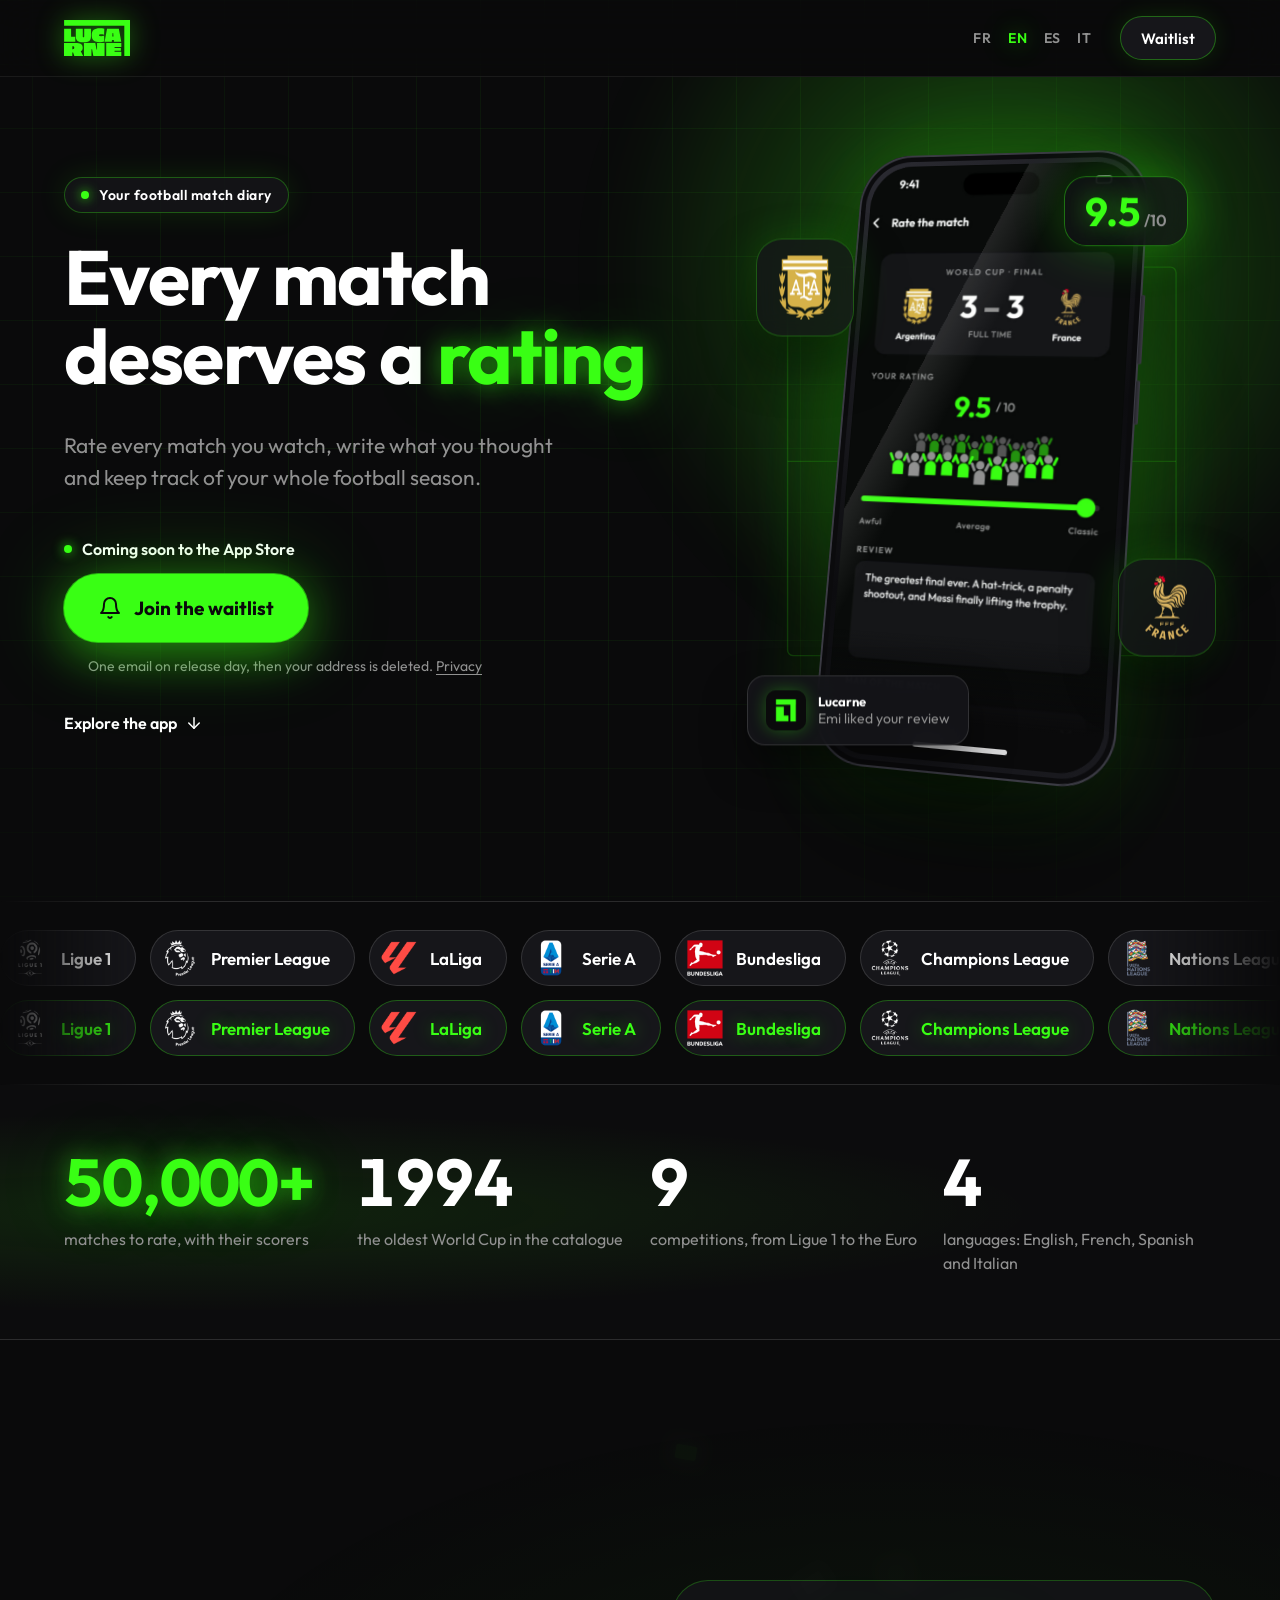
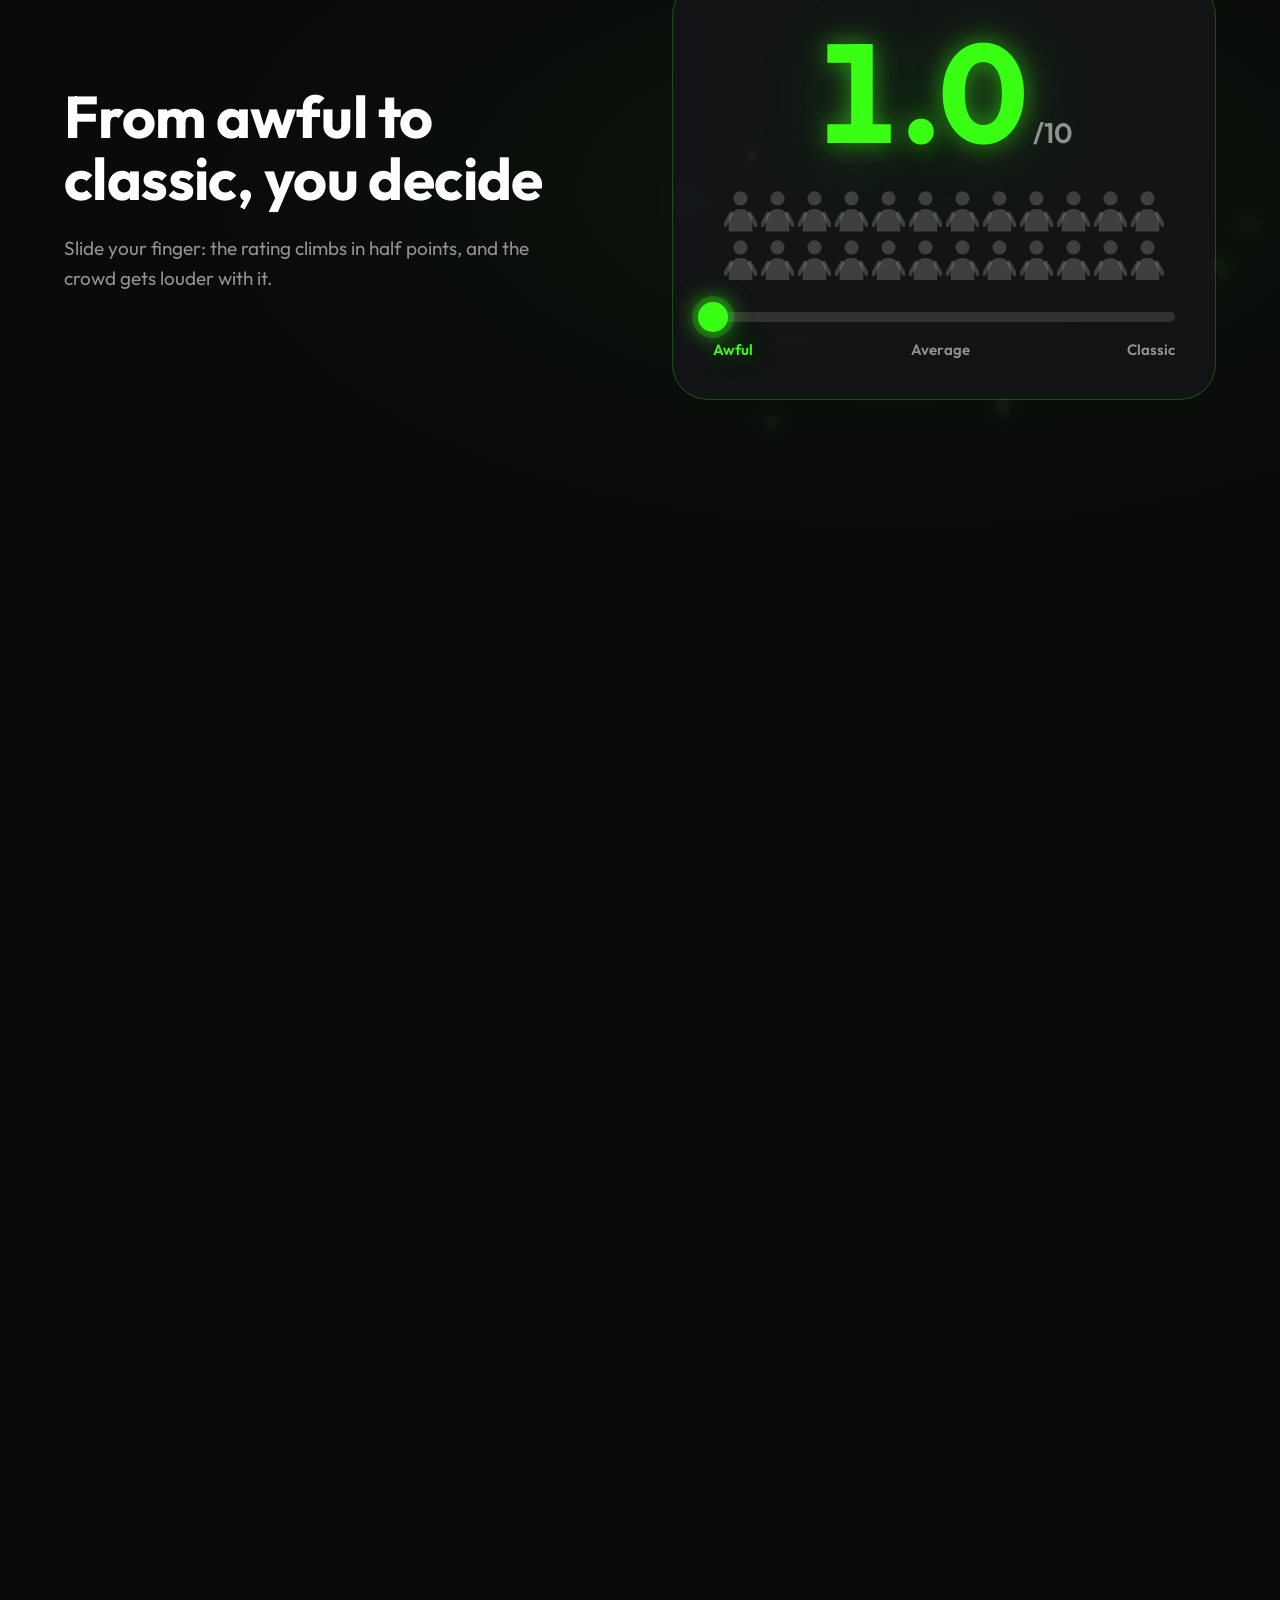
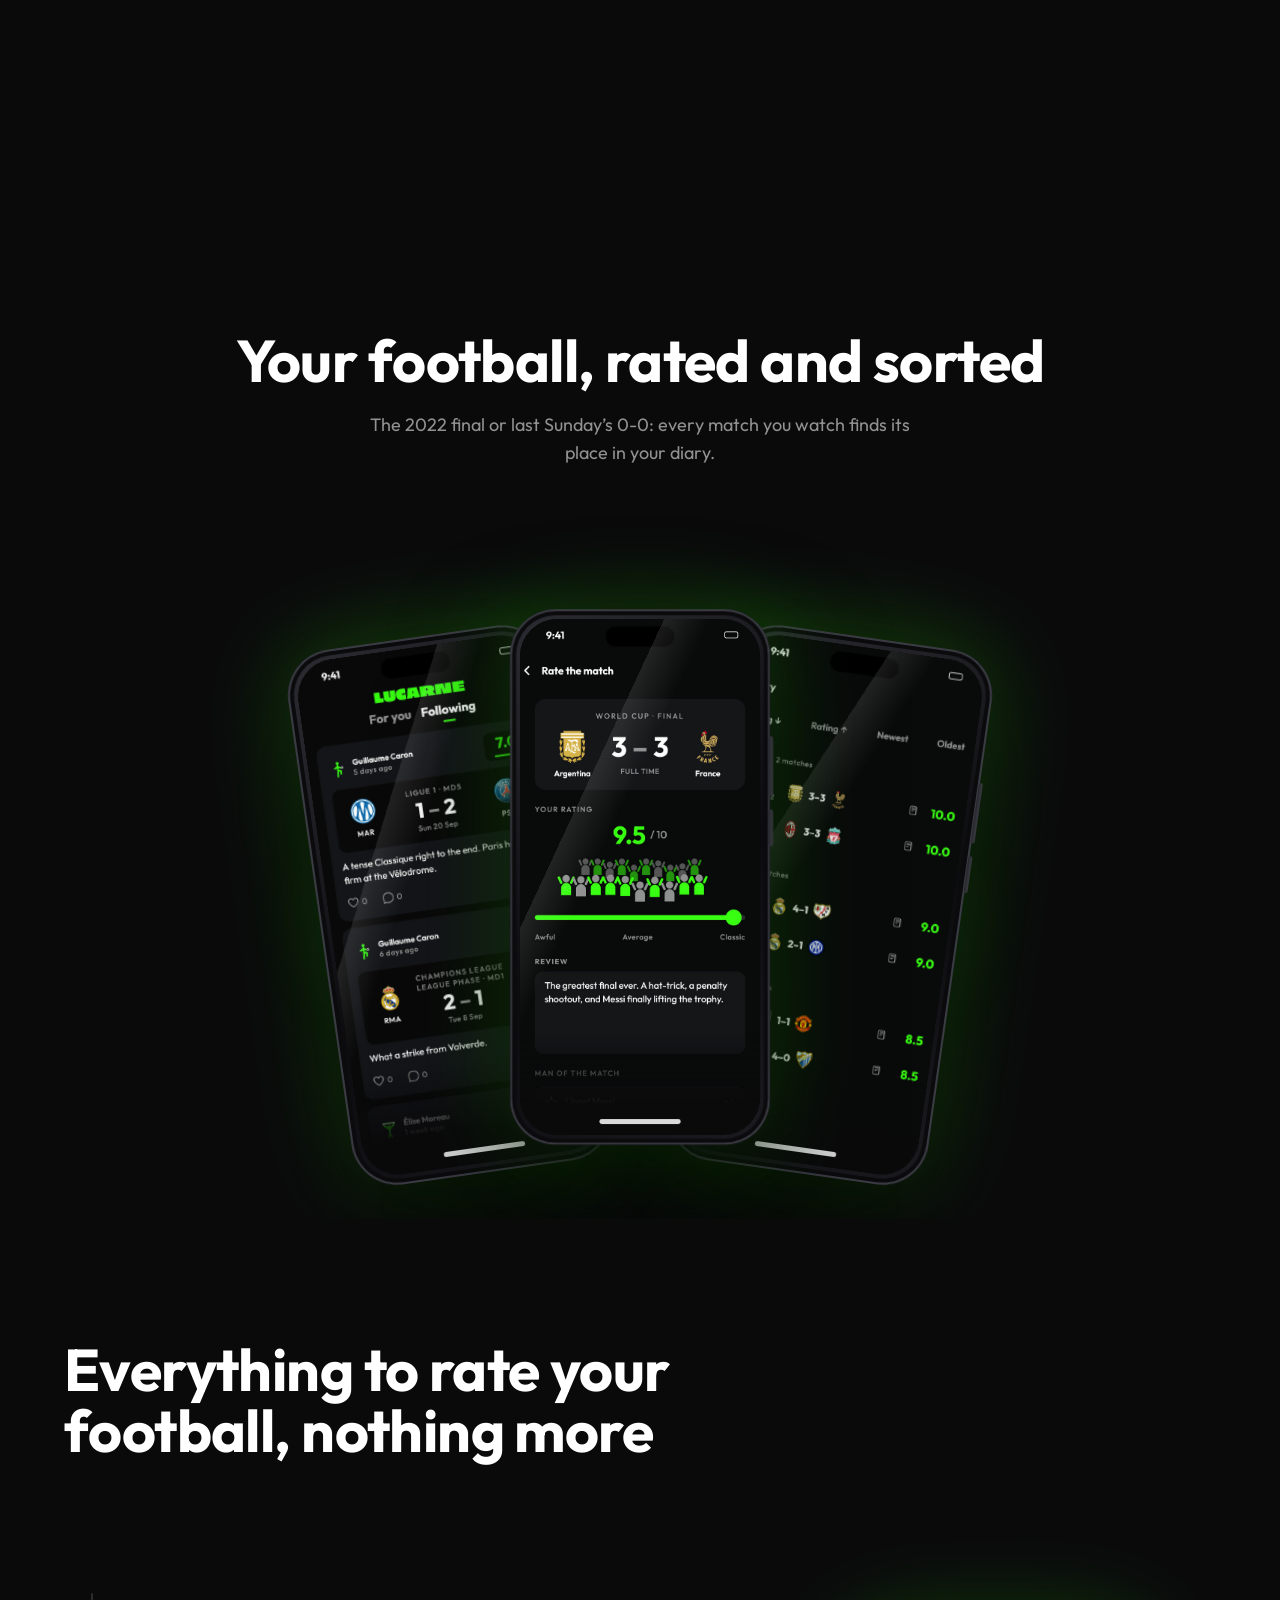
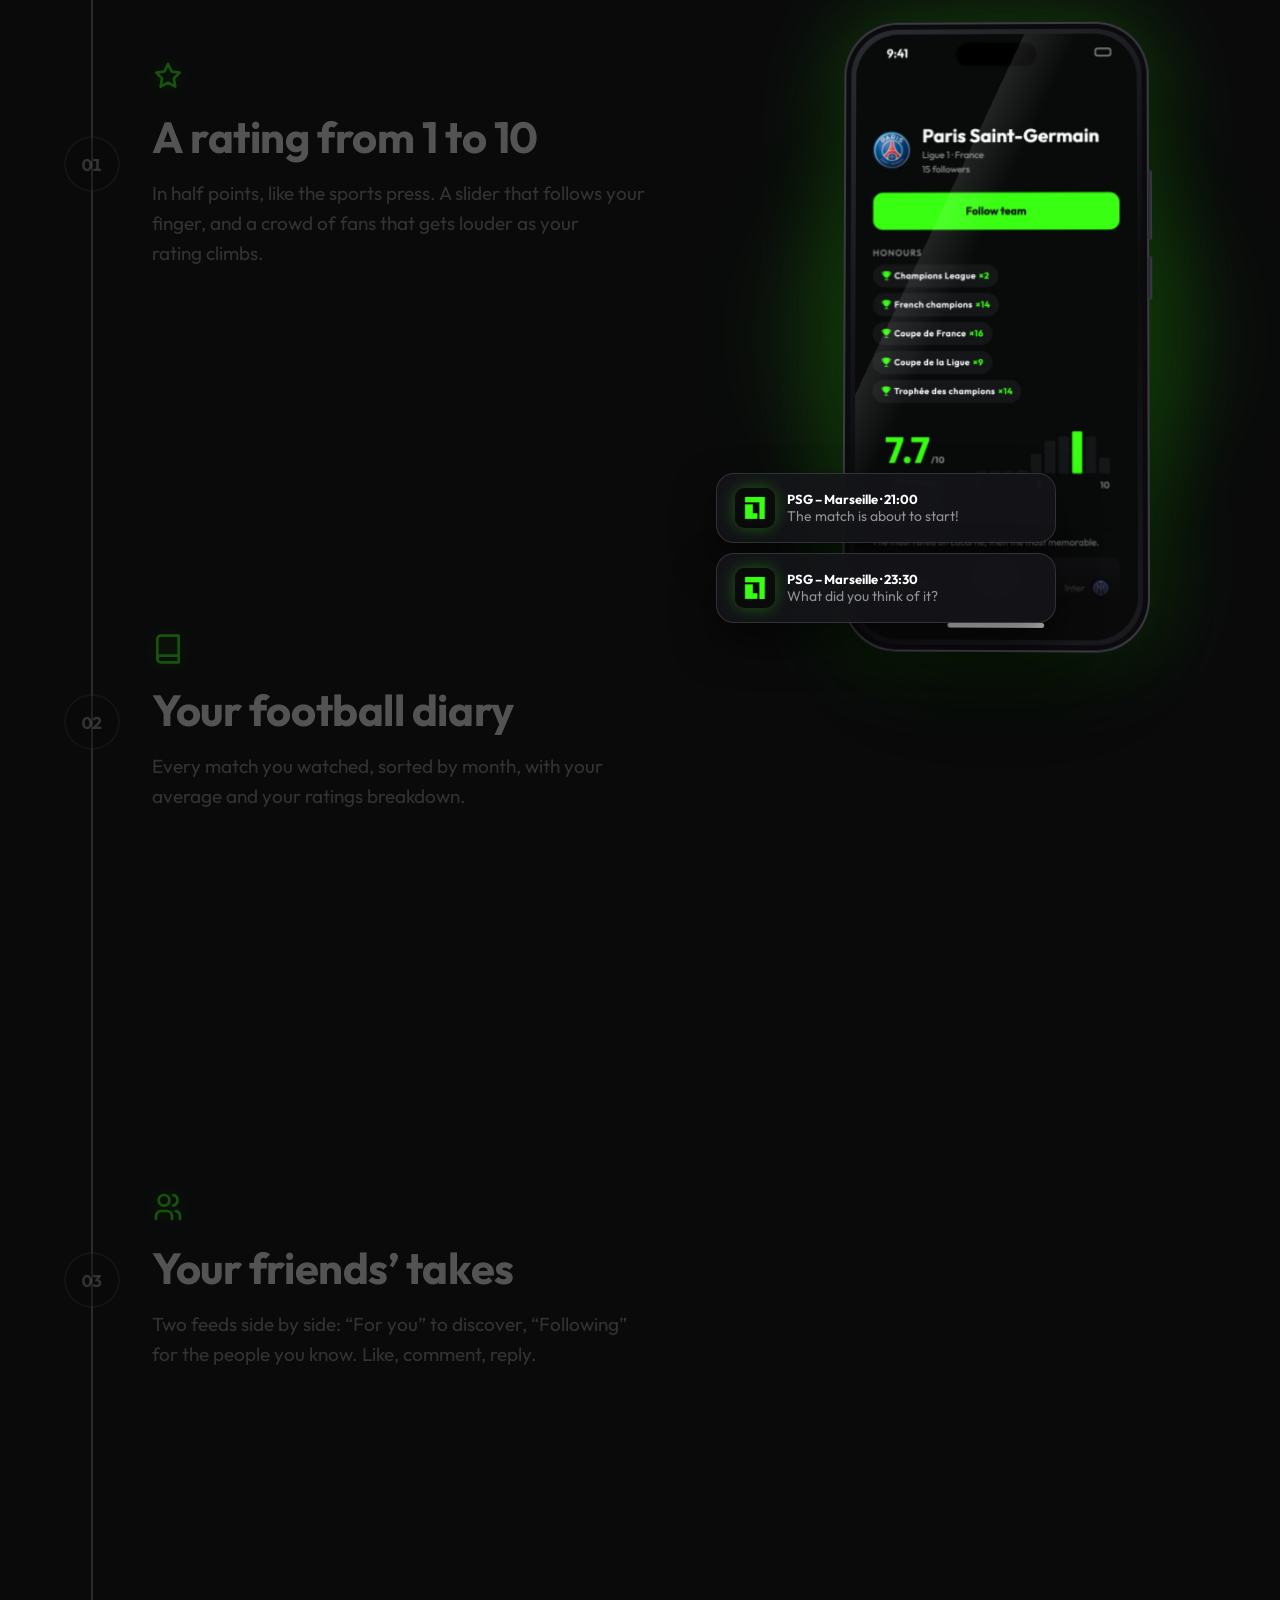
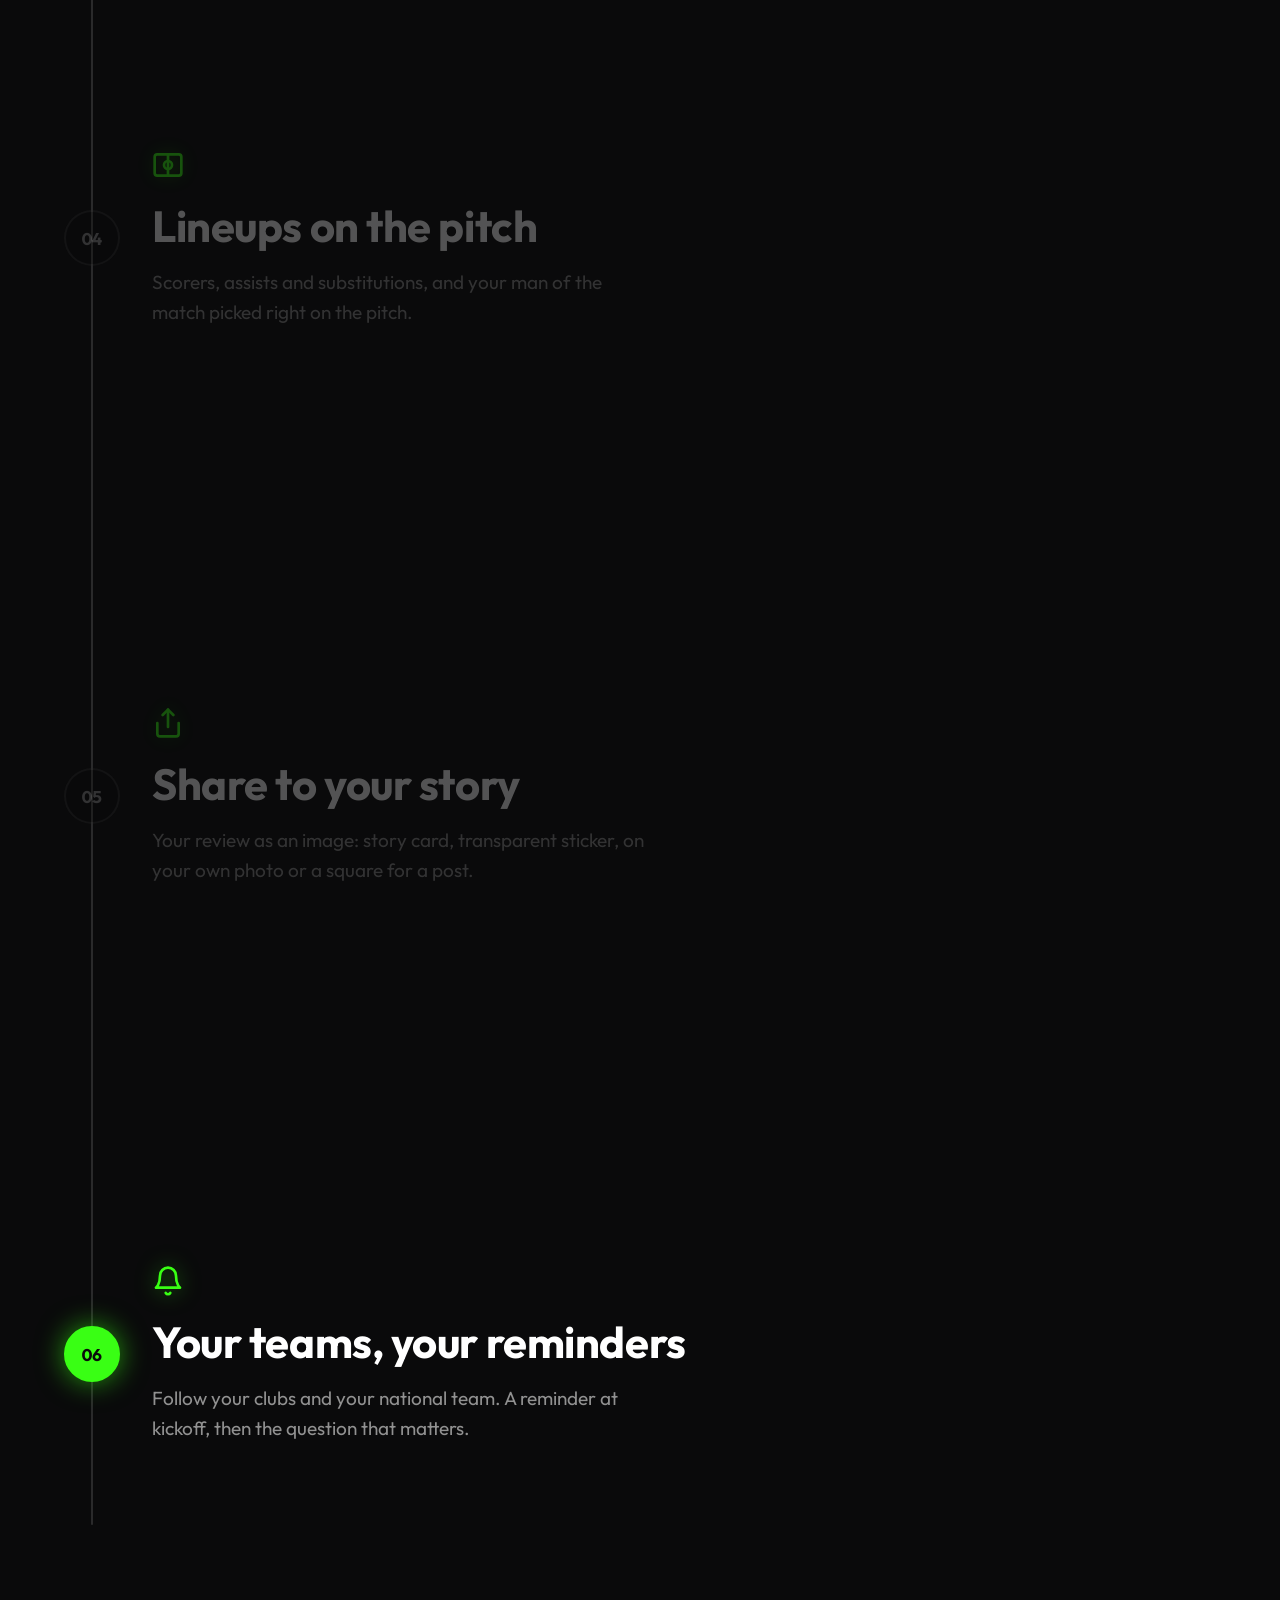
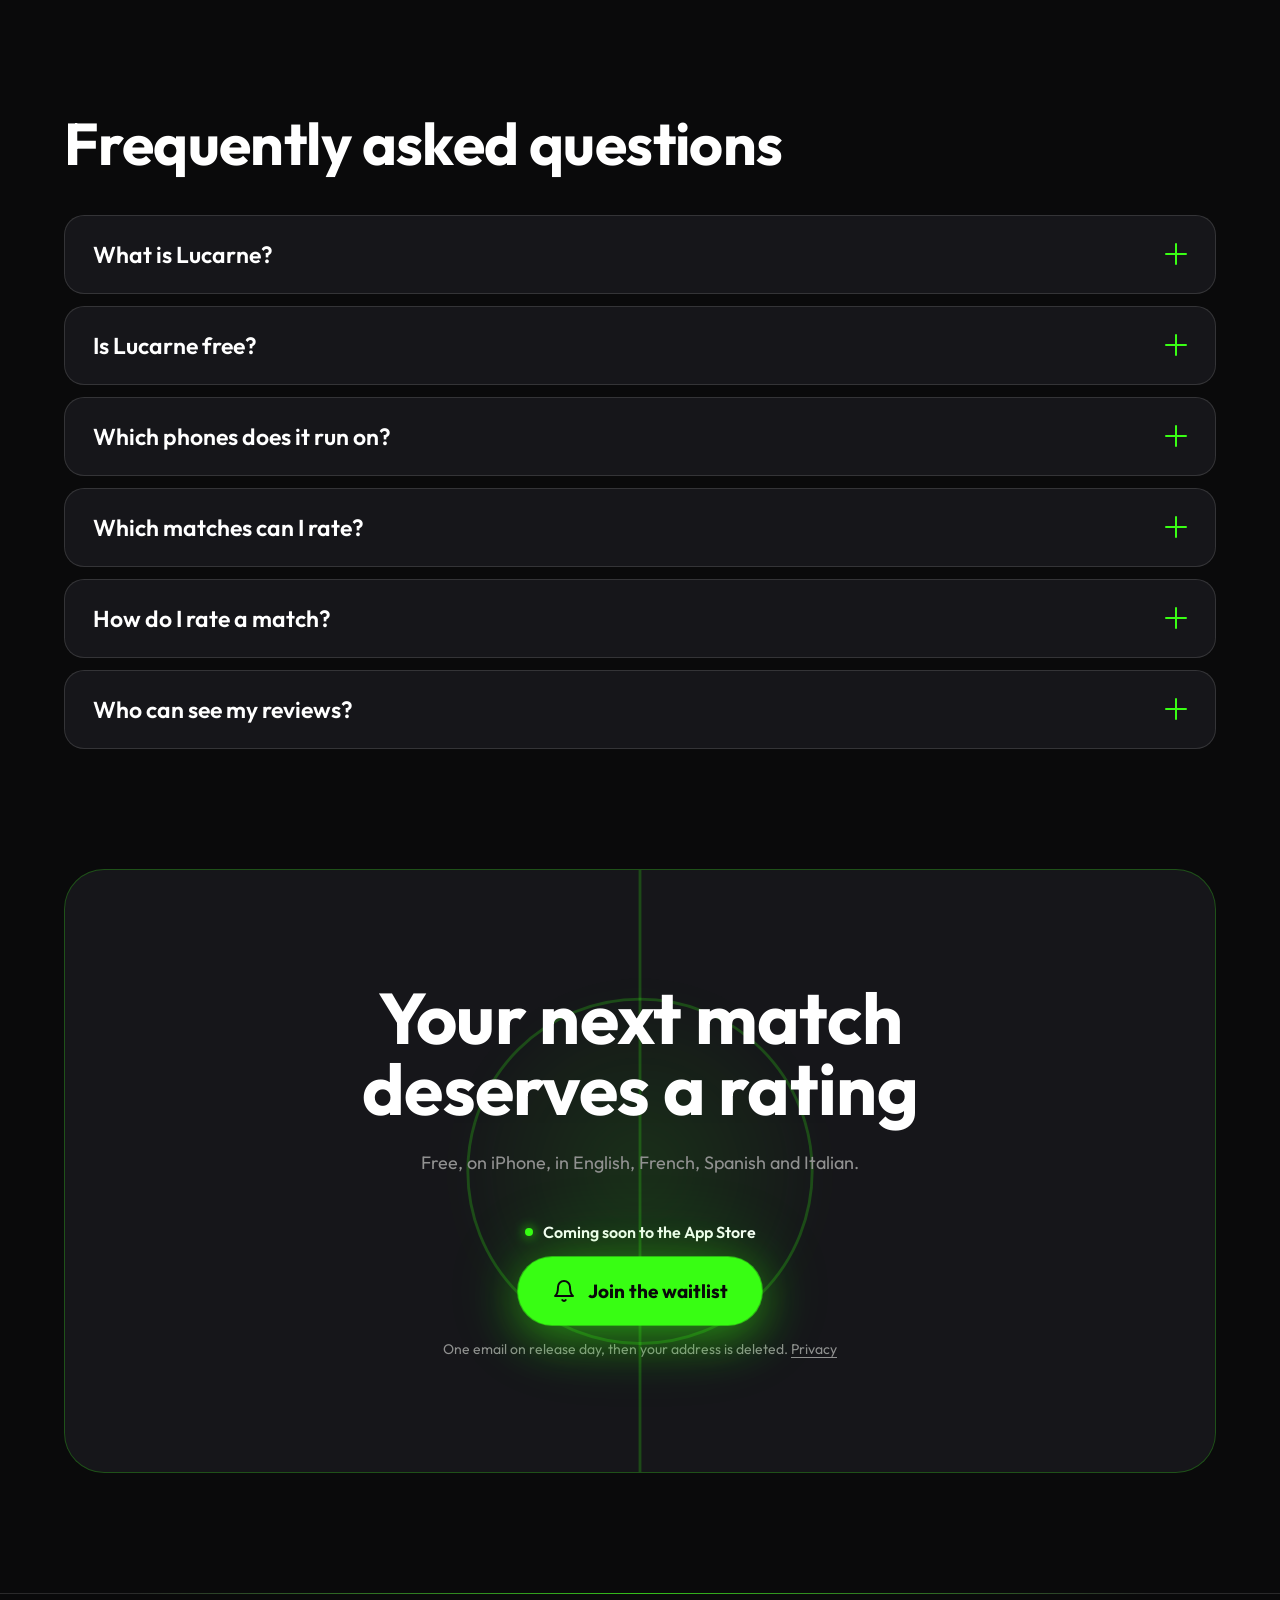
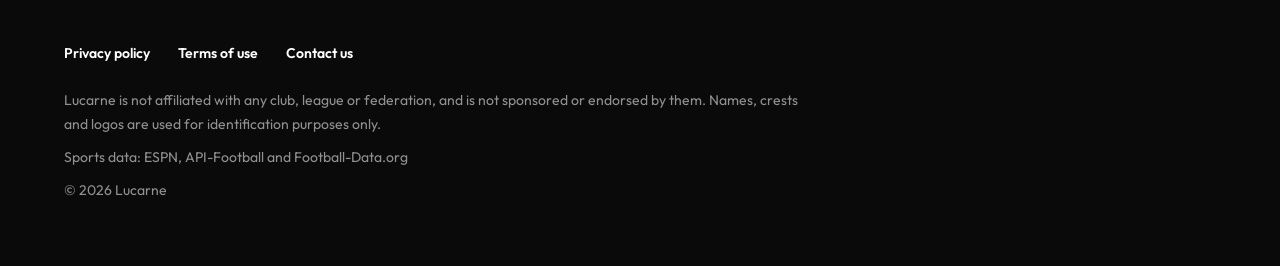
<file: index.html>
<!doctype html>
<html lang="fr">
  <head>
    <meta charset="utf-8">
    <meta name="viewport" content="width=device-width, initial-scale=1">
    <title>Lucarne, l’app pour noter les matchs de foot</title>
    <meta name="description" content="Note chaque match que tu regardes, écris ce que tu en as pensé et garde la trace de toute ta saison de foot.">
    <link rel="canonical" href="https://lucarne.eu/">
    <link rel="alternate" hreflang="fr" href="https://lucarne.eu/">
    <link rel="alternate" hreflang="en" href="https://lucarne.eu/en/">
    <link rel="alternate" hreflang="es" href="https://lucarne.eu/es/">
    <link rel="alternate" hreflang="it" href="https://lucarne.eu/it/">
    <link rel="alternate" hreflang="x-default" href="https://lucarne.eu/">
    <meta name="theme-color" content="#0A0A0B">
    <meta property="og:type" content="website">
    <meta property="og:site_name" content="Lucarne">
    <meta property="og:url" content="https://lucarne.eu/">
    <meta property="og:locale" content="fr_FR">
    <meta property="og:locale:alternate" content="en_GB">
    <meta property="og:locale:alternate" content="es_ES">
    <meta property="og:locale:alternate" content="it_IT">
    <meta property="og:title" content="Lucarne, l’app pour noter les matchs de foot">
    <meta property="og:description" content="Note chaque match que tu regardes, écris ce que tu en as pensé et garde la trace de toute ta saison de foot.">
    <meta property="og:image" content="https://lucarne.eu/images/og/fr.jpg">
    <meta property="og:image:width" content="1200">
    <meta property="og:image:height" content="630">
    <meta name="twitter:card" content="summary_large_image">
    <script type="application/ld+json">{"@context":"https://schema.org","@graph":[{"@type":"Organization","@id":"https://lucarne.eu/#organization","name":"Lucarne","url":"https://lucarne.eu/","logo":"https://lucarne.eu/apple-touch-icon.png","email":"lucarne.contact@gmail.com"},{"@type":"WebSite","@id":"https://lucarne.eu/#website","name":"Lucarne","url":"https://lucarne.eu/","inLanguage":["fr","en","es","it"],"publisher":{"@id":"https://lucarne.eu/#organization"}},{"@type":"MobileApplication","@id":"https://lucarne.eu/#app","name":"Lucarne","url":"https://lucarne.eu/","description":"Note chaque match que tu regardes, écris ce que tu en as pensé et garde la trace de toute ta saison de foot.","operatingSystem":"iOS","applicationCategory":"SportsApplication","inLanguage":["fr","en","es","it"],"offers":{"@type":"Offer","price":"0","priceCurrency":"EUR"},"screenshot":["https://lucarne.eu/images/screens/fr/01.jpg","https://lucarne.eu/images/screens/fr/02.jpg","https://lucarne.eu/images/screens/fr/03.jpg"],"publisher":{"@id":"https://lucarne.eu/#organization"}},{"@type":"FAQPage","@id":"https://lucarne.eu/#faq","inLanguage":"fr","mainEntity":[{"@type":"Question","name":"C’est quoi Lucarne ?","acceptedAnswer":{"@type":"Answer","text":"Une app iPhone pour noter les matchs de foot que tu regardes. Tu donnes une note de 1 à 10, tu écris ta critique et tu lis celles de tes amis. Comme Letterboxd pour les films, mais pour le foot."}},{"@type":"Question","name":"Lucarne est-elle gratuite ?","acceptedAnswer":{"@type":"Answer","text":"Oui, entièrement. Quelques bandeaux publicitaires discrets s’affichent dans les listes, jamais en plein écran."}},{"@type":"Question","name":"Sur quel téléphone ?","acceptedAnswer":{"@type":"Answer","text":"Sur iPhone, bientôt sur l’App Store, en français, anglais, espagnol et italien. Il n’existe pas encore de version Android."}},{"@type":"Question","name":"Quels matchs peut-on noter ?","acceptedAnswer":{"@type":"Answer","text":"Plus de 50 000 matchs : la Ligue 1, la Premier League, la Liga, la Serie A et la Bundesliga depuis 2001, la Ligue des champions depuis 2002, chaque Coupe du monde depuis 1994, chaque Euro depuis 2004 et la Ligue des nations depuis sa création."}},{"@type":"Question","name":"Comment on note un match ?","acceptedAnswer":{"@type":"Answer","text":"Tu fais glisser ton doigt, de 1 à 10 par demi-points. Tu peux ajouter une critique, ton homme du match choisi sur la composition, et le jour où tu l’as vu."}},{"@type":"Question","name":"Qui voit mes critiques ?","acceptedAnswer":{"@type":"Answer","text":"C’est toi qui choisis, à chaque critique : tout le monde, seulement tes abonnés, ou toi seul."}}]}]}</script>
    <link rel="icon" type="image/png" href="/favicon.png">
    <link rel="apple-touch-icon" href="/apple-touch-icon.png">
    <link rel="preload" href="/fonts/Outfit_700Bold.ttf" as="font" type="font/ttf" crossorigin>
    <link rel="stylesheet" href="/style.css">
  </head>
  <body class="home">
    <script>try{var l=((navigator.languages&&navigator.languages[0])||navigator.language||'').slice(0,2).toLowerCase();if(!/bot|crawl|spider|slurp|google|bing|yandex|baidu|duckduck|gpt|claude|perplexity|preview/i.test(navigator.userAgent)&&!localStorage.getItem('lucarne.lang')&&(l==='en'||l==='es'||l==='it')){location.replace('/'+l+'/'+location.search+location.hash)}}catch(e){}</script>
    <header class="site-header">
      <div class="wrap top">
        <a class="brand" href="/"><img src="/logo.svg" alt="Lucarne" width="74" height="40"></a>
        <nav class="top-nav" aria-label="Langue">
          <ul class="langs"><li><a href="/" hreflang="fr" lang="fr" aria-current="true" onclick="try{localStorage.setItem('lucarne.lang','fr')}catch(e){}">FR</a></li><li><a href="/en/" hreflang="en" lang="en" onclick="try{localStorage.setItem('lucarne.lang','en')}catch(e){}">EN</a></li><li><a href="/es/" hreflang="es" lang="es" onclick="try{localStorage.setItem('lucarne.lang','es')}catch(e){}">ES</a></li><li><a href="/it/" hreflang="it" lang="it" onclick="try{localStorage.setItem('lucarne.lang','it')}catch(e){}">IT</a></li></ul>
          <a class="nav-cta" href="/#liste-attente" data-waitlist-jump>Liste d’attente</a>
        </nav>
      </div>
    </header>
    <main>
      <section id="top" class="hero">
        <div class="hero-bg" aria-hidden="true">
          <div class="hero-glow"></div>
        </div>
        <div class="wrap hero-layout">
          <div class="hero-text">
            <p class="eyebrow" data-intro><span class="dot" aria-hidden="true"></span>Le journal de foot</p>
            <h1 class="headline" data-split>Chaque match<br class="headline-break"> mérite une <span class="accent glow-text">note</span></h1>
            <p class="lead" data-intro>Note chaque match que tu regardes, écris ce que tu en as pensé et garde la trace de toute ta saison de foot.</p>
            <div class="hero-actions" data-intro>
              <form class="waitlist" id="liste-attente" method="post" data-waitlist data-endpoint="https://xxgchbsaywdgcutpemwy.supabase.co/rest/v1/rpc/join_waitlist" data-key="eyJhbGciOiJIUzI1NiIsInR5cCI6IkpXVCJ9.eyJpc3MiOiJzdXBhYmFzZSIsInJlZiI6Inh4Z2NoYnNheXdkZ2N1dHBlbXd5Iiwicm9sZSI6ImFub24iLCJpYXQiOjE3ODYwOTEwMDAsImV4cCI6MjEwMTY2NzAwMH0.nHQpGqglrt9Osw1YAJye13Z4tgIn8VUc8vamEexLa3U" data-sending="Envoi…" data-done="C’est noté ! On t’écrit le jour de la sortie." data-invalid="Cette adresse email ne semble pas valide." data-error="Ça n’a pas marché. Réessaie dans un instant." novalidate>
                <p class="waitlist-label"><span class="dot" aria-hidden="true"></span>Bientôt sur l’App Store</p>
                <button class="cta magnetic waitlist-open" type="button" aria-controls="liste-haut-field" aria-expanded="true"><span class="cta-shine" aria-hidden="true"></span><svg width="32" height="32" viewBox="0 0 24 24" fill="none" stroke="currentColor" stroke-width="2" stroke-linecap="round" stroke-linejoin="round" aria-hidden="true"><path d="M18 8A6 6 0 0 0 6 8c0 7-3 9-3 9h18s-3-2-3-9"/><path d="M13.7 21a2 2 0 0 1-3.4 0"/></svg><span class="waitlist-button-text">Rejoindre la liste d’attente</span></button>
                <div class="waitlist-field" id="liste-haut-field">
                  <input id="liste-haut" name="email" type="email" inputmode="email" autocomplete="email" autocapitalize="off" spellcheck="false" maxlength="254" required placeholder="ton@email.fr" aria-label="Ton adresse email" aria-describedby="liste-haut-note liste-haut-status">
                  <button class="cta" type="submit"><span class="cta-shine" aria-hidden="true"></span><span class="waitlist-button-text">Préviens-moi</span></button>
                </div>
                <div class="waitlist-trap" aria-hidden="true"><label>Site <input name="site" type="text" tabindex="-1" autocomplete="off"></label></div>
                <p class="waitlist-status" id="liste-haut-status" role="status" aria-live="polite"></p>
                <p class="waitlist-note" id="liste-haut-note">Un seul email, le jour de la sortie, puis ton adresse est effacée. <a href="/legal/privacy/">Confidentialité</a></p>
              </form>
              <a class="discover" href="#fonctionnalites">Découvrir l’app<svg width="18" height="18" viewBox="0 0 24 24" fill="none" stroke="currentColor" stroke-width="2" stroke-linecap="round" stroke-linejoin="round" aria-hidden="true"><path d="M12 5v14"/><path d="M19 12l-7 7-7-7"/></svg></a>
            </div>
          </div>
          <div class="hero-stage" data-stage>
            <svg class="pitch" aria-hidden="true" viewBox="0 0 600 600" preserveAspectRatio="xMidYMid meet"><g><rect x="30" y="30" width="540" height="540" rx="8"/><line x1="30" y1="300" x2="570" y2="300"/><circle cx="300" cy="300" r="88"/><rect x="170" y="30" width="260" height="100"/><rect x="170" y="470" width="260" height="100"/><rect x="235" y="30" width="130" height="40"/><rect x="235" y="530" width="130" height="40"/></g></svg>
            <div class="stage-glow" aria-hidden="true"></div>
            <div class="phone-3d" data-phone>
              <div class="phone phone-hero">
              <span class="phone-side phone-side-a" aria-hidden="true"></span>
              <span class="phone-side phone-side-b" aria-hidden="true"></span>
              <div class="phone-screen">
                <img class="screen is-active" src="/images/screens/fr/01.jpg" alt="Écran de notation d’un match, avec la note, la critique et l’homme du match" width="640" height="1296"><img class="screen" src="/images/screens/fr/02.jpg" alt="Le fil des critiques de tes amis" width="640" height="1296"><img class="screen" src="/images/screens/fr/03.jpg" alt="Le carnet de matchs, rangé par note" width="640" height="1296"><img class="screen" src="/images/screens/fr/04.jpg" alt="Le studio de partage d’une critique, en story" width="640" height="1296"><img class="screen" src="/images/screens/fr/05.jpg" alt="La composition d’un match sur le terrain, avec les buteurs et l’homme du match" width="640" height="1296"><img class="screen" src="/images/screens/fr/06.jpg" alt="La page d’une équipe, avec son palmarès" width="640" height="1296">
                <span class="phone-glare" aria-hidden="true"></span>
              </div>
            </div>
            </div>
            <div class="phone-floor" aria-hidden="true"></div>
            <div class="float float-crest float-home" data-depth="70" data-float>
              <img src="/images/crests/argentina.png" alt="Argentine" width="96" height="96">
            </div>
            <div class="float float-crest float-away" data-depth="45" data-float>
              <img src="/images/crests/france.png" alt="France" width="96" height="96">
            </div>
            <div class="float float-rating" data-depth="90" data-float>
              <span class="float-rating-value" data-rating-count="9.5">9,5</span><span class="float-rating-max">/10</span>
            </div>
            <div class="float float-notif" data-depth="30" data-float>
              <div class="notif-row"><img class="notif-icon" src="/apple-touch-icon.png" alt="" width="40" height="40"><span class="notif-text"><span class="notif-title">Lucarne</span><span class="notif-body">Emi a aimé ta critique</span></span></div>
            </div>
          </div>
        </div>
      </section>

      <section class="marquee" aria-label="Les compétitions suivies">
        <div class="marquee-row">
          <ul class="marquee-track"><li><img src="/images/leagues/ligue-1.png" alt="" width="56" height="56">Ligue 1</li><li><img src="/images/leagues/premier-league.png" alt="" width="56" height="56">Premier League</li><li><img src="/images/leagues/liga.png" alt="" width="56" height="56">Liga</li><li><img src="/images/leagues/serie-a.png" alt="" width="56" height="56">Serie A</li><li><img src="/images/leagues/bundesliga.png" alt="" width="56" height="56">Bundesliga</li><li><img src="/images/leagues/champions-league.png" alt="" width="56" height="56">Ligue des champions</li><li><img src="/images/leagues/nations-league.png" alt="" width="56" height="56">Ligue des nations</li><li><img src="/images/leagues/world-cup.png" alt="" width="56" height="56">Coupe du monde</li><li><img src="/images/leagues/euro.png" alt="" width="56" height="56">Euro</li></ul>
          <ul class="marquee-track" aria-hidden="true"><li><img src="/images/leagues/ligue-1.png" alt="" width="56" height="56">Ligue 1</li><li><img src="/images/leagues/premier-league.png" alt="" width="56" height="56">Premier League</li><li><img src="/images/leagues/liga.png" alt="" width="56" height="56">Liga</li><li><img src="/images/leagues/serie-a.png" alt="" width="56" height="56">Serie A</li><li><img src="/images/leagues/bundesliga.png" alt="" width="56" height="56">Bundesliga</li><li><img src="/images/leagues/champions-league.png" alt="" width="56" height="56">Ligue des champions</li><li><img src="/images/leagues/nations-league.png" alt="" width="56" height="56">Ligue des nations</li><li><img src="/images/leagues/world-cup.png" alt="" width="56" height="56">Coupe du monde</li><li><img src="/images/leagues/euro.png" alt="" width="56" height="56">Euro</li></ul>
        </div>
        <div class="marquee-row marquee-reverse">
          <ul class="marquee-track"><li><img src="/images/leagues/ligue-1.png" alt="" width="56" height="56">Ligue 1</li><li><img src="/images/leagues/premier-league.png" alt="" width="56" height="56">Premier League</li><li><img src="/images/leagues/liga.png" alt="" width="56" height="56">Liga</li><li><img src="/images/leagues/serie-a.png" alt="" width="56" height="56">Serie A</li><li><img src="/images/leagues/bundesliga.png" alt="" width="56" height="56">Bundesliga</li><li><img src="/images/leagues/champions-league.png" alt="" width="56" height="56">Ligue des champions</li><li><img src="/images/leagues/nations-league.png" alt="" width="56" height="56">Ligue des nations</li><li><img src="/images/leagues/world-cup.png" alt="" width="56" height="56">Coupe du monde</li><li><img src="/images/leagues/euro.png" alt="" width="56" height="56">Euro</li></ul>
          <ul class="marquee-track" aria-hidden="true"><li><img src="/images/leagues/ligue-1.png" alt="" width="56" height="56">Ligue 1</li><li><img src="/images/leagues/premier-league.png" alt="" width="56" height="56">Premier League</li><li><img src="/images/leagues/liga.png" alt="" width="56" height="56">Liga</li><li><img src="/images/leagues/serie-a.png" alt="" width="56" height="56">Serie A</li><li><img src="/images/leagues/bundesliga.png" alt="" width="56" height="56">Bundesliga</li><li><img src="/images/leagues/champions-league.png" alt="" width="56" height="56">Ligue des champions</li><li><img src="/images/leagues/nations-league.png" alt="" width="56" height="56">Ligue des nations</li><li><img src="/images/leagues/world-cup.png" alt="" width="56" height="56">Coupe du monde</li><li><img src="/images/leagues/euro.png" alt="" width="56" height="56">Euro</li></ul>
        </div>
      </section>

      <section class="stats-band" aria-label="Lucarne en chiffres">
        <div class="wrap stats" data-reveal>
          <div class="stat" data-reveal-item><p class="stat-value accent glow-text" data-count="50000" data-from="0" data-final="50 000+">50 000+</p><p class="stat-label">matchs à noter, avec leurs buteurs</p></div>
          <div class="stat" data-reveal-item><p class="stat-value" data-count="1994" data-from="1930" data-final="1994">1994</p><p class="stat-label">la plus ancienne Coupe du monde du catalogue</p></div>
          <div class="stat" data-reveal-item><p class="stat-value" data-count="9" data-from="0" data-final="9">9</p><p class="stat-label">compétitions, de la Ligue 1 à l’Euro</p></div>
          <div class="stat" data-reveal-item><p class="stat-value" data-count="4" data-from="0" data-final="4">4</p><p class="stat-label">langues : français, anglais, espagnol et italien</p></div>
        </div>
      </section>

      <section class="meter-section" aria-labelledby="note-titre" data-meter-section>
        <div class="wrap meter-layout">
          <div class="meter-text" data-reveal>
            <h2 id="note-titre" data-reveal-item>De nul à culte, à toi de juger</h2>
            <p data-reveal-item>Fais glisser ton doigt : la note grimpe par demi-points, et la foule s’enflamme avec elle.</p>
          </div>
          <div class="meter" data-lang="fr">
            <p class="meter-value"><span data-meter-value>10,0</span><span class="meter-max">/10</span></p>
            <div class="meter-crowd" aria-hidden="true"><span class="supporter lit"><svg viewBox="0 0 28 36" aria-hidden="true"><path class="arm" d="M6 21 L2 11"/><path class="arm" d="M22 21 L26 11"/><circle cx="14" cy="8" r="6"/><path d="M4 36v-9a10 10 0 0 1 20 0v9z"/></svg></span><span class="supporter lit"><svg viewBox="0 0 28 36" aria-hidden="true"><path class="arm" d="M6 21 L2 11"/><path class="arm" d="M22 21 L26 11"/><circle cx="14" cy="8" r="6"/><path d="M4 36v-9a10 10 0 0 1 20 0v9z"/></svg></span><span class="supporter lit"><svg viewBox="0 0 28 36" aria-hidden="true"><path class="arm" d="M6 21 L2 11"/><path class="arm" d="M22 21 L26 11"/><circle cx="14" cy="8" r="6"/><path d="M4 36v-9a10 10 0 0 1 20 0v9z"/></svg></span><span class="supporter lit"><svg viewBox="0 0 28 36" aria-hidden="true"><path class="arm" d="M6 21 L2 11"/><path class="arm" d="M22 21 L26 11"/><circle cx="14" cy="8" r="6"/><path d="M4 36v-9a10 10 0 0 1 20 0v9z"/></svg></span><span class="supporter lit"><svg viewBox="0 0 28 36" aria-hidden="true"><path class="arm" d="M6 21 L2 11"/><path class="arm" d="M22 21 L26 11"/><circle cx="14" cy="8" r="6"/><path d="M4 36v-9a10 10 0 0 1 20 0v9z"/></svg></span><span class="supporter lit"><svg viewBox="0 0 28 36" aria-hidden="true"><path class="arm" d="M6 21 L2 11"/><path class="arm" d="M22 21 L26 11"/><circle cx="14" cy="8" r="6"/><path d="M4 36v-9a10 10 0 0 1 20 0v9z"/></svg></span><span class="supporter lit"><svg viewBox="0 0 28 36" aria-hidden="true"><path class="arm" d="M6 21 L2 11"/><path class="arm" d="M22 21 L26 11"/><circle cx="14" cy="8" r="6"/><path d="M4 36v-9a10 10 0 0 1 20 0v9z"/></svg></span><span class="supporter lit"><svg viewBox="0 0 28 36" aria-hidden="true"><path class="arm" d="M6 21 L2 11"/><path class="arm" d="M22 21 L26 11"/><circle cx="14" cy="8" r="6"/><path d="M4 36v-9a10 10 0 0 1 20 0v9z"/></svg></span><span class="supporter lit"><svg viewBox="0 0 28 36" aria-hidden="true"><path class="arm" d="M6 21 L2 11"/><path class="arm" d="M22 21 L26 11"/><circle cx="14" cy="8" r="6"/><path d="M4 36v-9a10 10 0 0 1 20 0v9z"/></svg></span><span class="supporter lit"><svg viewBox="0 0 28 36" aria-hidden="true"><path class="arm" d="M6 21 L2 11"/><path class="arm" d="M22 21 L26 11"/><circle cx="14" cy="8" r="6"/><path d="M4 36v-9a10 10 0 0 1 20 0v9z"/></svg></span><span class="supporter lit"><svg viewBox="0 0 28 36" aria-hidden="true"><path class="arm" d="M6 21 L2 11"/><path class="arm" d="M22 21 L26 11"/><circle cx="14" cy="8" r="6"/><path d="M4 36v-9a10 10 0 0 1 20 0v9z"/></svg></span><span class="supporter lit"><svg viewBox="0 0 28 36" aria-hidden="true"><path class="arm" d="M6 21 L2 11"/><path class="arm" d="M22 21 L26 11"/><circle cx="14" cy="8" r="6"/><path d="M4 36v-9a10 10 0 0 1 20 0v9z"/></svg></span><span class="supporter lit"><svg viewBox="0 0 28 36" aria-hidden="true"><path class="arm" d="M6 21 L2 11"/><path class="arm" d="M22 21 L26 11"/><circle cx="14" cy="8" r="6"/><path d="M4 36v-9a10 10 0 0 1 20 0v9z"/></svg></span><span class="supporter lit"><svg viewBox="0 0 28 36" aria-hidden="true"><path class="arm" d="M6 21 L2 11"/><path class="arm" d="M22 21 L26 11"/><circle cx="14" cy="8" r="6"/><path d="M4 36v-9a10 10 0 0 1 20 0v9z"/></svg></span><span class="supporter lit"><svg viewBox="0 0 28 36" aria-hidden="true"><path class="arm" d="M6 21 L2 11"/><path class="arm" d="M22 21 L26 11"/><circle cx="14" cy="8" r="6"/><path d="M4 36v-9a10 10 0 0 1 20 0v9z"/></svg></span><span class="supporter lit"><svg viewBox="0 0 28 36" aria-hidden="true"><path class="arm" d="M6 21 L2 11"/><path class="arm" d="M22 21 L26 11"/><circle cx="14" cy="8" r="6"/><path d="M4 36v-9a10 10 0 0 1 20 0v9z"/></svg></span><span class="supporter lit"><svg viewBox="0 0 28 36" aria-hidden="true"><path class="arm" d="M6 21 L2 11"/><path class="arm" d="M22 21 L26 11"/><circle cx="14" cy="8" r="6"/><path d="M4 36v-9a10 10 0 0 1 20 0v9z"/></svg></span><span class="supporter lit"><svg viewBox="0 0 28 36" aria-hidden="true"><path class="arm" d="M6 21 L2 11"/><path class="arm" d="M22 21 L26 11"/><circle cx="14" cy="8" r="6"/><path d="M4 36v-9a10 10 0 0 1 20 0v9z"/></svg></span><span class="supporter lit"><svg viewBox="0 0 28 36" aria-hidden="true"><path class="arm" d="M6 21 L2 11"/><path class="arm" d="M22 21 L26 11"/><circle cx="14" cy="8" r="6"/><path d="M4 36v-9a10 10 0 0 1 20 0v9z"/></svg></span><span class="supporter lit"><svg viewBox="0 0 28 36" aria-hidden="true"><path class="arm" d="M6 21 L2 11"/><path class="arm" d="M22 21 L26 11"/><circle cx="14" cy="8" r="6"/><path d="M4 36v-9a10 10 0 0 1 20 0v9z"/></svg></span><span class="supporter lit"><svg viewBox="0 0 28 36" aria-hidden="true"><path class="arm" d="M6 21 L2 11"/><path class="arm" d="M22 21 L26 11"/><circle cx="14" cy="8" r="6"/><path d="M4 36v-9a10 10 0 0 1 20 0v9z"/></svg></span><span class="supporter lit"><svg viewBox="0 0 28 36" aria-hidden="true"><path class="arm" d="M6 21 L2 11"/><path class="arm" d="M22 21 L26 11"/><circle cx="14" cy="8" r="6"/><path d="M4 36v-9a10 10 0 0 1 20 0v9z"/></svg></span><span class="supporter lit"><svg viewBox="0 0 28 36" aria-hidden="true"><path class="arm" d="M6 21 L2 11"/><path class="arm" d="M22 21 L26 11"/><circle cx="14" cy="8" r="6"/><path d="M4 36v-9a10 10 0 0 1 20 0v9z"/></svg></span><span class="supporter lit"><svg viewBox="0 0 28 36" aria-hidden="true"><path class="arm" d="M6 21 L2 11"/><path class="arm" d="M22 21 L26 11"/><circle cx="14" cy="8" r="6"/><path d="M4 36v-9a10 10 0 0 1 20 0v9z"/></svg></span></div>
            <div class="meter-gauge" aria-hidden="true">
              <div class="meter-fill" data-meter-fill></div>
              <span class="meter-thumb" data-meter-thumb></span>
            </div>
            <div class="meter-anchors" aria-hidden="true"><span data-anchor="0">Nul</span><span data-anchor="1">Moyen</span><span data-anchor="2" class="is-on">Culte</span></div>
          </div>
        </div>
      </section>

      <section class="screens-section" aria-labelledby="ecrans">
        <div class="wrap section-head" data-reveal>
          <h2 id="ecrans" data-reveal-item>Ton foot, noté et rangé</h2>
          <p data-reveal-item>La finale de 2022 comme le 0-0 de dimanche dernier : chaque match vu trouve sa place dans ton carnet.</p>
        </div>
        <div class="fan" data-fan>
          <div class="fan-item fan-left"><div class="phone phone-mini">
              <span class="phone-side phone-side-a" aria-hidden="true"></span>
              <span class="phone-side phone-side-b" aria-hidden="true"></span>
              <div class="phone-screen">
                <img class="screen is-active" src="/images/screens/fr/02.jpg" alt="Le fil des critiques de tes amis" width="640" height="1296">
                <span class="phone-glare" aria-hidden="true"></span>
              </div>
            </div></div>
          <div class="fan-item fan-center"><div class="phone phone-mini">
              <span class="phone-side phone-side-a" aria-hidden="true"></span>
              <span class="phone-side phone-side-b" aria-hidden="true"></span>
              <div class="phone-screen">
                <img class="screen is-active" src="/images/screens/fr/01.jpg" alt="Écran de notation d’un match, avec la note, la critique et l’homme du match" width="640" height="1296">
                <span class="phone-glare" aria-hidden="true"></span>
              </div>
            </div></div>
          <div class="fan-item fan-right"><div class="phone phone-mini">
              <span class="phone-side phone-side-a" aria-hidden="true"></span>
              <span class="phone-side phone-side-b" aria-hidden="true"></span>
              <div class="phone-screen">
                <img class="screen is-active" src="/images/screens/fr/03.jpg" alt="Le carnet de matchs, rangé par note" width="640" height="1296">
                <span class="phone-glare" aria-hidden="true"></span>
              </div>
            </div></div>
        </div>
      </section>

      <section id="fonctionnalites" class="features" aria-labelledby="fonctions-titre">
        <div class="wrap">
          <h2 id="fonctions-titre" data-reveal-single>Tout pour noter ton foot, rien de plus</h2>
        </div>
        <div class="wrap story" data-story>
          <ol class="story-steps">
            <li class="story-step is-active">
              <span class="story-index" aria-hidden="true">01</span>
              <div class="story-copy"><svg width="32" height="32" viewBox="0 0 24 24" fill="none" stroke="currentColor" stroke-width="2" stroke-linejoin="round" aria-hidden="true"><path d="M12 3l2.7 5.6 6.1.9-4.4 4.3 1 6.1L12 17l-5.5 2.9 1-6.1L3.2 9.5l6.1-.9z"/></svg>
                <h3>Une note de 1 à 10</h3>
                <p>Par demi-points, comme dans la presse sportive. Un curseur qui suit ton doigt, et une foule de supporters qui s’enflamme à mesure que ta note grimpe.</p>
              </div>
              <div class="story-shot" aria-hidden="true"><div class="peek-phone" style="--shift:0px"><img src="/images/screens/fr/01.jpg" alt="" width="640" height="1296" loading="lazy"></div></div>
            </li>
            <li class="story-step">
              <span class="story-index" aria-hidden="true">02</span>
              <div class="story-copy"><svg width="32" height="32" viewBox="0 0 24 24" fill="none" stroke="currentColor" stroke-width="2" stroke-linecap="round" stroke-linejoin="round" aria-hidden="true"><path d="M4 19.5A2.5 2.5 0 0 1 6.5 17H20"/><path d="M6.5 2H20v20H6.5A2.5 2.5 0 0 1 4 19.5v-15A2.5 2.5 0 0 1 6.5 2z"/></svg>
                <h3>Ton carnet de supporter</h3>
                <p>Chaque match vu, rangé par mois, avec ta moyenne et la répartition de tes notes.</p>
              </div>
              <div class="story-shot" aria-hidden="true"><div class="peek-phone" style="--shift:0px"><img src="/images/screens/fr/03.jpg" alt="" width="640" height="1296" loading="lazy"></div></div>
            </li>
            <li class="story-step">
              <span class="story-index" aria-hidden="true">03</span>
              <div class="story-copy"><svg width="32" height="32" viewBox="0 0 24 24" fill="none" stroke="currentColor" stroke-width="2" stroke-linecap="round" stroke-linejoin="round" aria-hidden="true"><circle cx="9" cy="7" r="4"/><path d="M3 21v-2a4 4 0 0 1 4-4h4a4 4 0 0 1 4 4v2"/><path d="M16 3.1a4 4 0 0 1 0 7.8"/><path d="M21 21v-2a4 4 0 0 0-3-3.9"/></svg>
                <h3>Les avis de tes amis</h3>
                <p>Deux fils côte à côte : « Pour toi » pour découvrir, « Abonnements » pour tes proches. Aime, commente, réponds.</p>
              </div>
              <div class="story-shot" aria-hidden="true"><div class="peek-phone" style="--shift:0px"><img src="/images/screens/fr/02.jpg" alt="" width="640" height="1296" loading="lazy"></div></div>
            </li>
            <li class="story-step">
              <span class="story-index" aria-hidden="true">04</span>
              <div class="story-copy"><svg width="32" height="32" viewBox="0 0 24 24" fill="none" stroke="currentColor" stroke-width="2" stroke-linecap="round" stroke-linejoin="round" aria-hidden="true"><rect x="2" y="4" width="20" height="16" rx="2"/><path d="M12 4v16"/><circle cx="12" cy="12" r="3"/></svg>
                <h3>Les compos sur le terrain</h3>
                <p>Buteurs, passeurs et changements, et ton homme du match choisi directement sur la pelouse.</p>
              </div>
              <div class="story-shot" aria-hidden="true"><div class="peek-phone" style="--shift:0px"><img src="/images/screens/fr/05.jpg" alt="" width="640" height="1296" loading="lazy"></div></div>
            </li>
            <li class="story-step">
              <span class="story-index" aria-hidden="true">05</span>
              <div class="story-copy"><svg width="32" height="32" viewBox="0 0 24 24" fill="none" stroke="currentColor" stroke-width="2" stroke-linecap="round" stroke-linejoin="round" aria-hidden="true"><path d="M4 12v8a2 2 0 0 0 2 2h12a2 2 0 0 0 2-2v-8"/><path d="M16 6l-4-4-4 4"/><path d="M12 2v13"/></svg>
                <h3>Partage en story</h3>
                <p>Ta critique en image : carte story, sticker sans fond, sur ta propre photo ou en carré pour un post.</p>
              </div>
              <div class="story-shot" aria-hidden="true"><div class="peek-phone" style="--shift:0px"><img src="/images/screens/fr/04.jpg" alt="" width="640" height="1296" loading="lazy"></div></div>
            </li>
            <li class="story-step">
              <span class="story-index" aria-hidden="true">06</span>
              <div class="story-copy"><svg width="32" height="32" viewBox="0 0 24 24" fill="none" stroke="currentColor" stroke-width="2" stroke-linecap="round" stroke-linejoin="round" aria-hidden="true"><path d="M18 8A6 6 0 0 0 6 8c0 7-3 9-3 9h18s-3-2-3-9"/><path d="M13.7 21a2 2 0 0 1-3.4 0"/></svg>
                <h3>Tes équipes, tes rappels</h3>
                <p>Suis tes clubs et ta sélection. Un rappel au coup d’envoi, puis la question qui compte.</p>
              </div>
              <div class="story-shot" aria-hidden="true"><div class="story-shot-notifs"><div class="notif-row"><img class="notif-icon" src="/apple-touch-icon.png" alt="" width="40" height="40"><span class="notif-text"><span class="notif-title">PSG – Marseille · 21:00</span><span class="notif-body">Le match va bientôt commencer !</span></span></div>
              <div class="notif-row"><img class="notif-icon" src="/apple-touch-icon.png" alt="" width="40" height="40"><span class="notif-text"><span class="notif-title">PSG – Marseille · 23:30</span><span class="notif-body">Qu’est-ce que tu en as pensé ?</span></span></div></div></div>
            </li>
          </ol>
          <div class="story-stage">
            <div class="story-glow" aria-hidden="true"></div>
            <div class="story-phone" data-story-phone>
              <div class="phone phone-story">
              <span class="phone-side phone-side-a" aria-hidden="true"></span>
              <span class="phone-side phone-side-b" aria-hidden="true"></span>
              <div class="phone-screen">
                <img class="screen is-active" src="/images/screens/fr/01.jpg" alt="Écran de notation d’un match, avec la note, la critique et l’homme du match" width="640" height="1296"><img class="screen" src="/images/screens/fr/03.jpg" alt="Le carnet de matchs, rangé par note" width="640" height="1296"><img class="screen" src="/images/screens/fr/02.jpg" alt="Le fil des critiques de tes amis" width="640" height="1296"><img class="screen" src="/images/screens/fr/05.jpg" alt="La composition d’un match sur le terrain, avec les buteurs et l’homme du match" width="640" height="1296"><img class="screen" src="/images/screens/fr/04.jpg" alt="Le studio de partage d’une critique, en story" width="640" height="1296"><img class="screen" src="/images/screens/fr/06.jpg" alt="La page d’une équipe, avec son palmarès" width="640" height="1296">
                <span class="phone-glare" aria-hidden="true"></span>
              </div>
            </div>
            </div>
            <div class="story-notifs" aria-hidden="true">
              <div class="notif-row"><img class="notif-icon" src="/apple-touch-icon.png" alt="" width="40" height="40"><span class="notif-text"><span class="notif-title">PSG – Marseille · 21:00</span><span class="notif-body">Le match va bientôt commencer !</span></span></div>
              <div class="notif-row"><img class="notif-icon" src="/apple-touch-icon.png" alt="" width="40" height="40"><span class="notif-text"><span class="notif-title">PSG – Marseille · 23:30</span><span class="notif-body">Qu’est-ce que tu en as pensé ?</span></span></div>
            </div>
          </div>
        </div>
      </section>

      <section class="wrap faq-section" aria-labelledby="faq-titre">
        <h2 id="faq-titre" data-reveal-single>Questions fréquentes</h2>
        <div class="faq" data-reveal>
          <details class="faq-item" data-reveal-item>
            <summary><h3>C’est quoi Lucarne ?</h3><span class="faq-icon" aria-hidden="true"></span></summary>
            <p>Une app iPhone pour noter les matchs de foot que tu regardes. Tu donnes une note de 1 à 10, tu écris ta critique et tu lis celles de tes amis. Comme Letterboxd pour les films, mais pour le foot.</p>
          </details>
          <details class="faq-item" data-reveal-item>
            <summary><h3>Lucarne est-elle gratuite ?</h3><span class="faq-icon" aria-hidden="true"></span></summary>
            <p>Oui, entièrement. Quelques bandeaux publicitaires discrets s’affichent dans les listes, jamais en plein écran.</p>
          </details>
          <details class="faq-item" data-reveal-item>
            <summary><h3>Sur quel téléphone ?</h3><span class="faq-icon" aria-hidden="true"></span></summary>
            <p>Sur iPhone, bientôt sur l’App Store, en français, anglais, espagnol et italien. Il n’existe pas encore de version Android.</p>
          </details>
          <details class="faq-item" data-reveal-item>
            <summary><h3>Quels matchs peut-on noter ?</h3><span class="faq-icon" aria-hidden="true"></span></summary>
            <p>Plus de 50 000 matchs : la Ligue 1, la Premier League, la Liga, la Serie A et la Bundesliga depuis 2001, la Ligue des champions depuis 2002, chaque Coupe du monde depuis 1994, chaque Euro depuis 2004 et la Ligue des nations depuis sa création.</p>
          </details>
          <details class="faq-item" data-reveal-item>
            <summary><h3>Comment on note un match ?</h3><span class="faq-icon" aria-hidden="true"></span></summary>
            <p>Tu fais glisser ton doigt, de 1 à 10 par demi-points. Tu peux ajouter une critique, ton homme du match choisi sur la composition, et le jour où tu l’as vu.</p>
          </details>
          <details class="faq-item" data-reveal-item>
            <summary><h3>Qui voit mes critiques ?</h3><span class="faq-icon" aria-hidden="true"></span></summary>
            <p>C’est toi qui choisis, à chaque critique : tout le monde, seulement tes abonnés, ou toi seul.</p>
          </details>
        </div>
      </section>

      <section id="telecharger" class="wrap final-section" aria-labelledby="cta-final">
        <div class="final" data-final>
          <div class="final-glow" aria-hidden="true"></div>
          <svg class="pitch" aria-hidden="true" viewBox="0 0 1200 420" preserveAspectRatio="xMidYMid slice"><g><line x1="600" y1="0" x2="600" y2="420"/><circle cx="600" cy="210" r="120"/><rect x="-2" y="90" width="150" height="240"/><rect x="1052" y="90" width="150" height="240"/></g></svg>
          <div class="final-content" data-reveal>
            <h2 id="cta-final" data-reveal-item>Ton prochain match mérite une note</h2>
            <p data-reveal-item>Gratuit, sur iPhone, en français, anglais, espagnol et italien.</p>
            <div data-reveal-item><form class="waitlist" method="post" data-waitlist data-endpoint="https://xxgchbsaywdgcutpemwy.supabase.co/rest/v1/rpc/join_waitlist" data-key="eyJhbGciOiJIUzI1NiIsInR5cCI6IkpXVCJ9.eyJpc3MiOiJzdXBhYmFzZSIsInJlZiI6Inh4Z2NoYnNheXdkZ2N1dHBlbXd5Iiwicm9sZSI6ImFub24iLCJpYXQiOjE3ODYwOTEwMDAsImV4cCI6MjEwMTY2NzAwMH0.nHQpGqglrt9Osw1YAJye13Z4tgIn8VUc8vamEexLa3U" data-sending="Envoi…" data-done="C’est noté ! On t’écrit le jour de la sortie." data-invalid="Cette adresse email ne semble pas valide." data-error="Ça n’a pas marché. Réessaie dans un instant." novalidate>
                <p class="waitlist-label"><span class="dot" aria-hidden="true"></span>Bientôt sur l’App Store</p>
                <button class="cta magnetic waitlist-open" type="button" aria-controls="liste-fin-field" aria-expanded="true"><span class="cta-shine" aria-hidden="true"></span><svg width="32" height="32" viewBox="0 0 24 24" fill="none" stroke="currentColor" stroke-width="2" stroke-linecap="round" stroke-linejoin="round" aria-hidden="true"><path d="M18 8A6 6 0 0 0 6 8c0 7-3 9-3 9h18s-3-2-3-9"/><path d="M13.7 21a2 2 0 0 1-3.4 0"/></svg><span class="waitlist-button-text">Rejoindre la liste d’attente</span></button>
                <div class="waitlist-field" id="liste-fin-field">
                  <input id="liste-fin" name="email" type="email" inputmode="email" autocomplete="email" autocapitalize="off" spellcheck="false" maxlength="254" required placeholder="ton@email.fr" aria-label="Ton adresse email" aria-describedby="liste-fin-note liste-fin-status">
                  <button class="cta" type="submit"><span class="cta-shine" aria-hidden="true"></span><span class="waitlist-button-text">Préviens-moi</span></button>
                </div>
                <div class="waitlist-trap" aria-hidden="true"><label>Site <input name="site" type="text" tabindex="-1" autocomplete="off"></label></div>
                <p class="waitlist-status" id="liste-fin-status" role="status" aria-live="polite"></p>
                <p class="waitlist-note" id="liste-fin-note">Un seul email, le jour de la sortie, puis ton adresse est effacée. <a href="/legal/privacy/">Confidentialité</a></p>
              </form></div>
          </div>
        </div>
      </section>
    </main>
    <footer class="footer">
      <div class="wrap">
        <nav aria-label="Liens légaux">
          <ul>
            <li><a href="/legal/privacy/">Politique de confidentialité</a></li>
            <li><a href="/legal/terms/">Conditions d'utilisation</a></li>
            <li><a href="mailto:lucarne.contact@gmail.com">Nous écrire</a></li>
          </ul>
        </nav>
        <p>Lucarne n'est affiliée à aucun club, ligue ou fédération, et n'est ni sponsorisée ni approuvée par eux. Les noms, écussons et logos sont utilisés uniquement à des fins d'identification.</p>
        <p>Données sportives : ESPN, <span class="nowrap">API-Football</span> et <span class="nowrap">Football-Data.org</span></p>
        <p>© 2026 Lucarne</p>
      </div>
    </footer>
    <script src="/waitlist.js" defer></script>
    <script src="/vendor/gsap.min.js" defer></script>
    <script src="/vendor/ScrollTrigger.min.js" defer></script>
    <script src="/main.js" defer></script>
  </body>
</html>
</file>
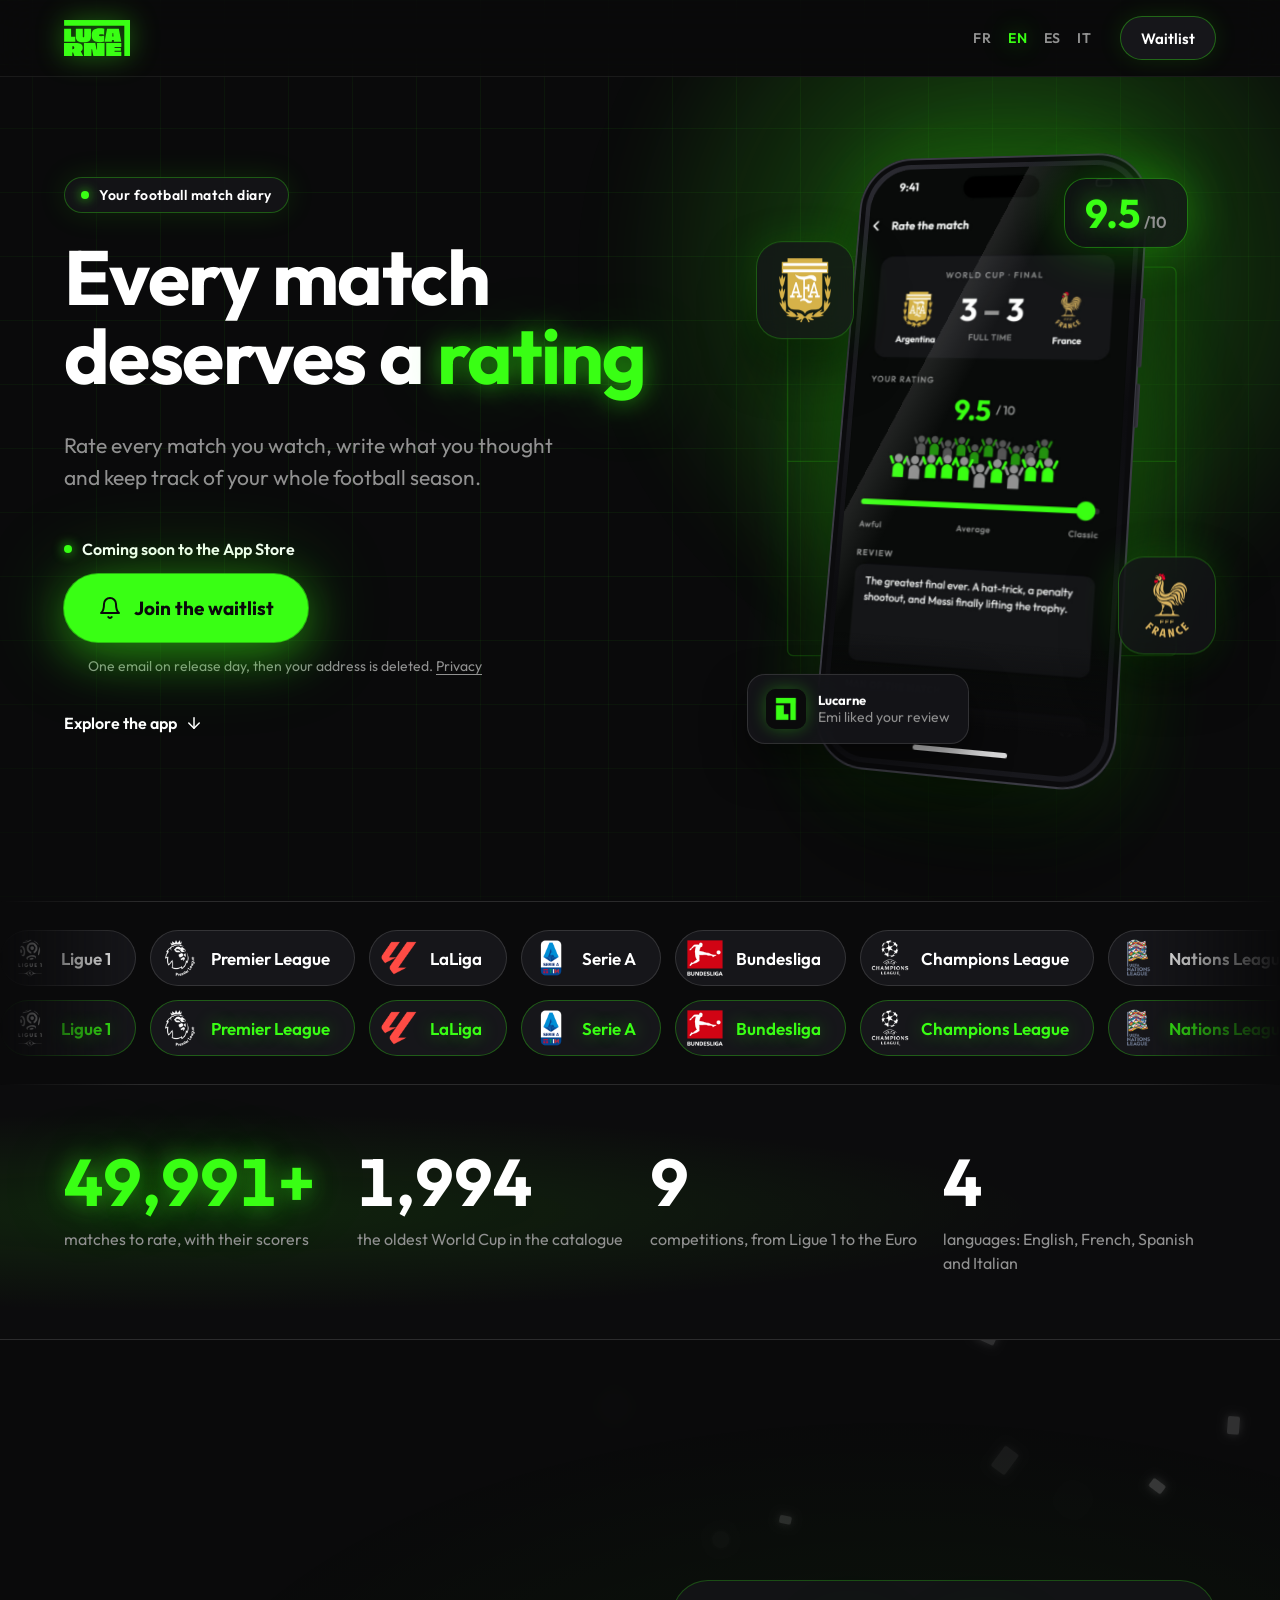
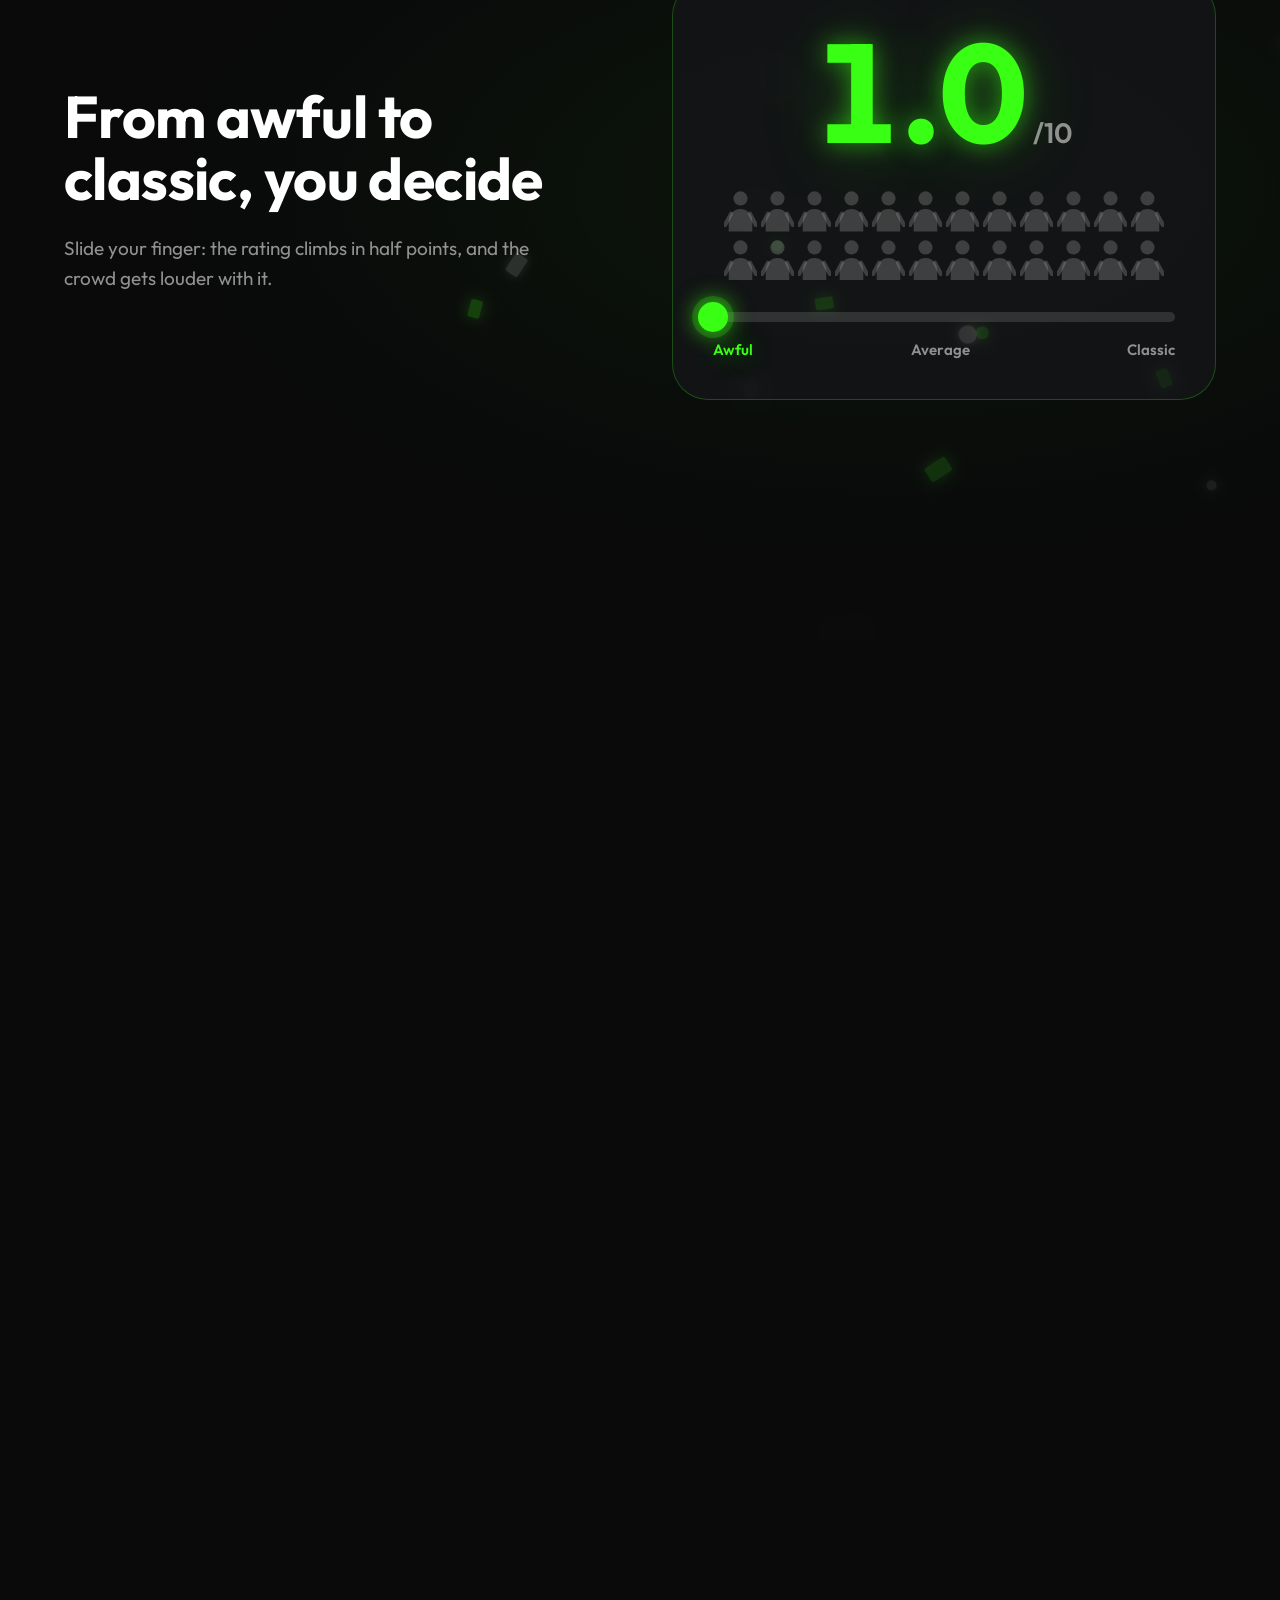
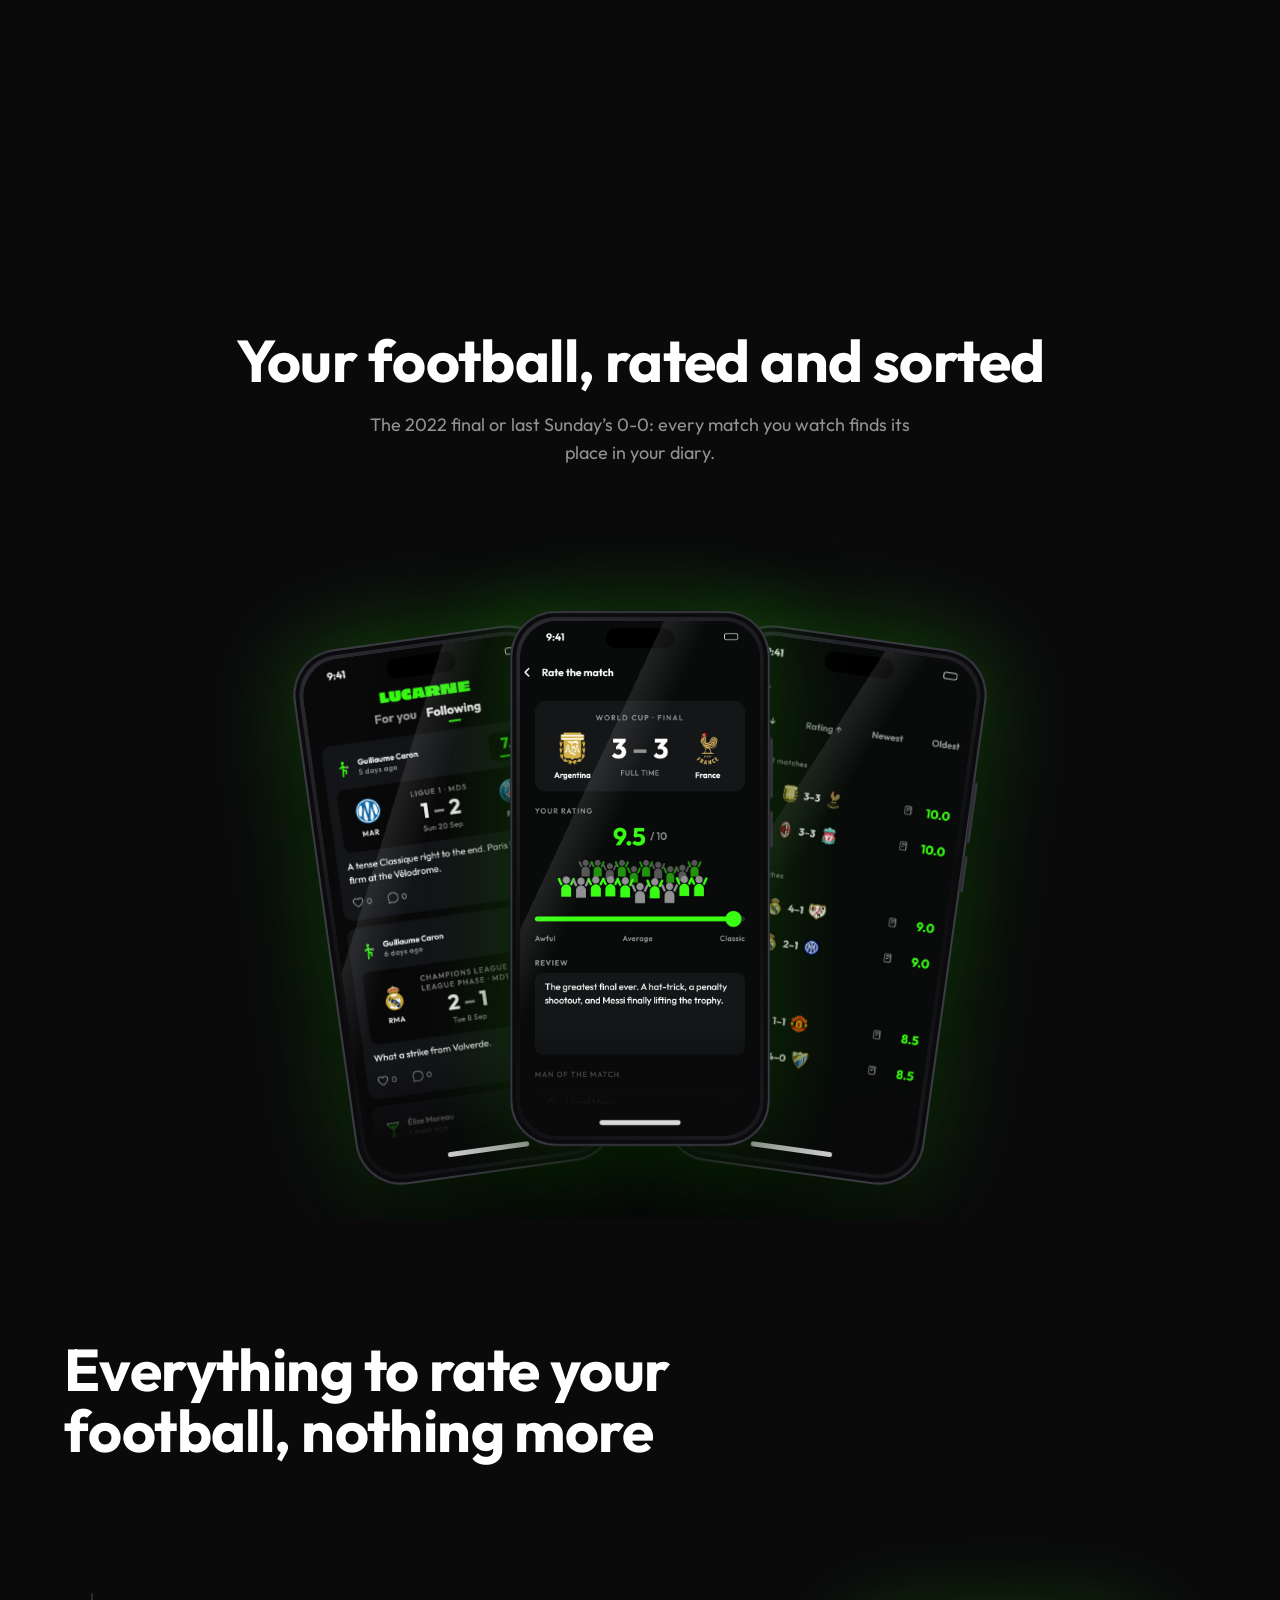
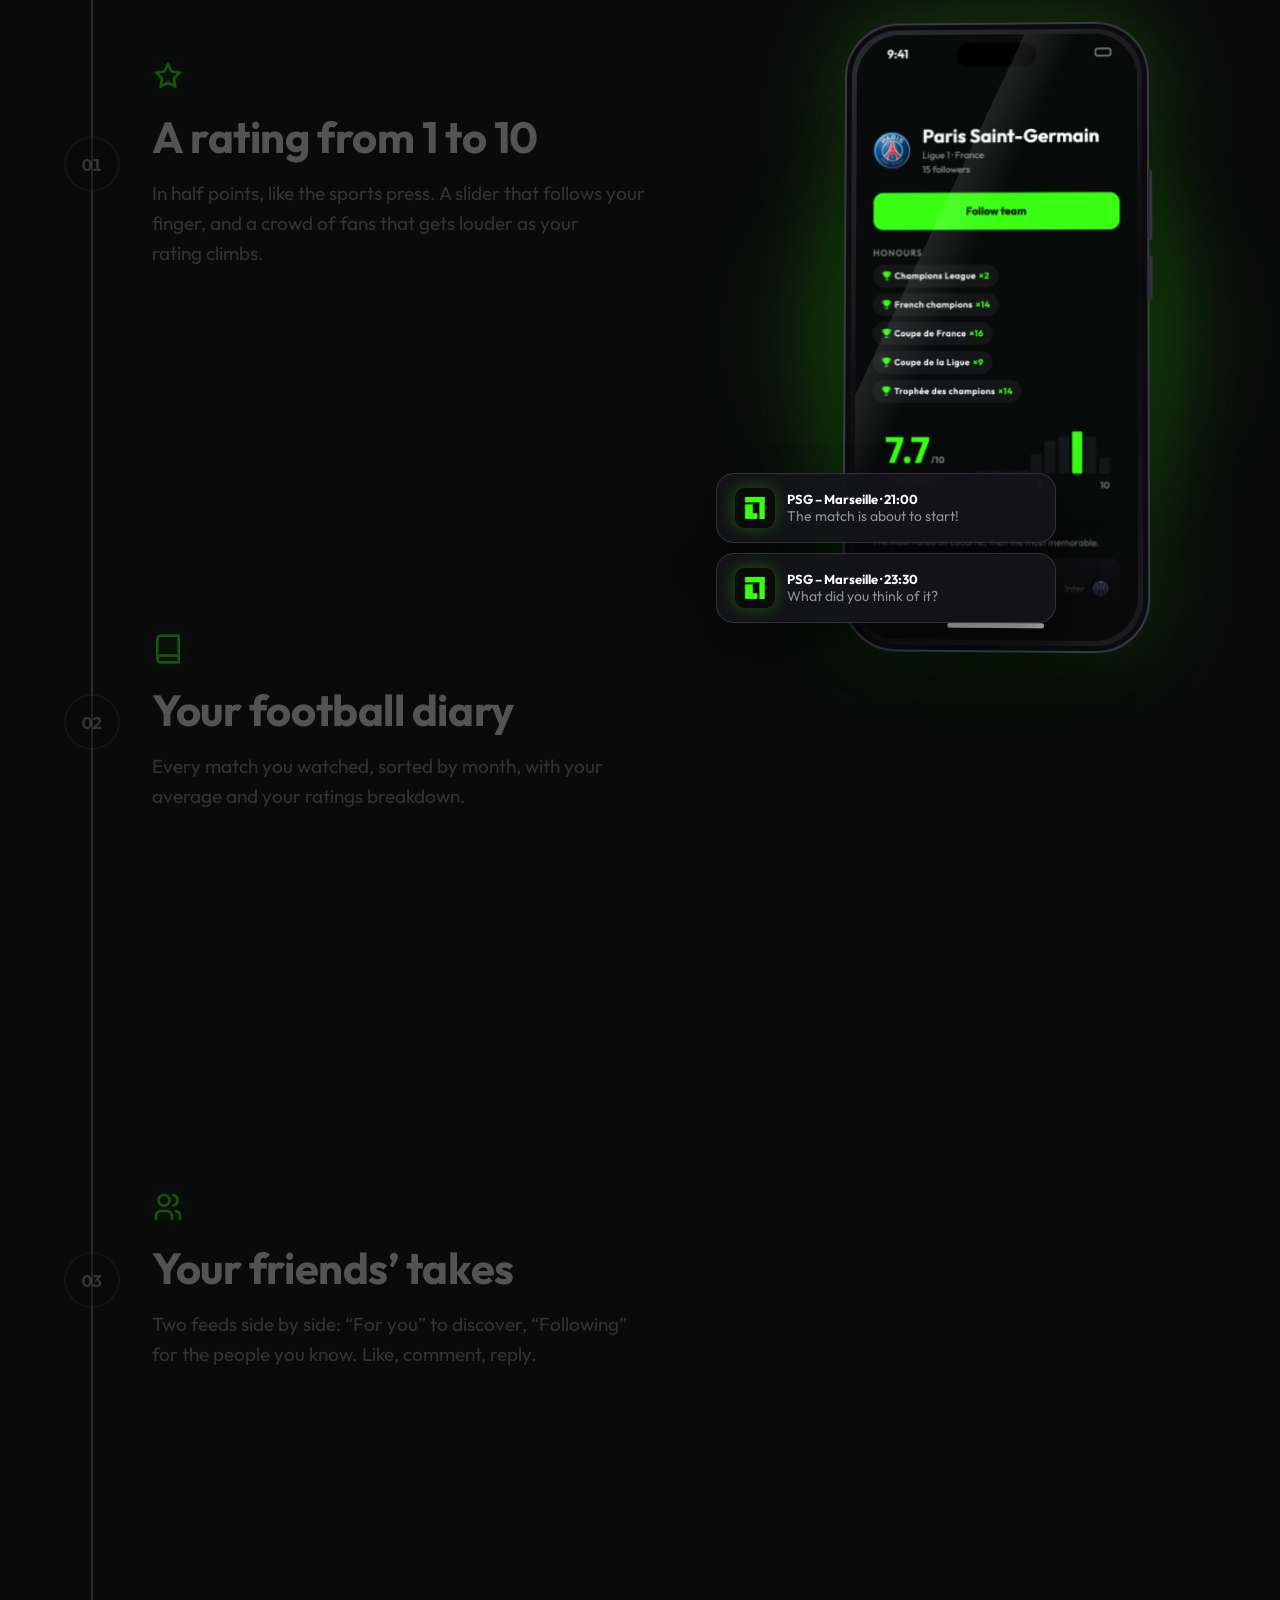
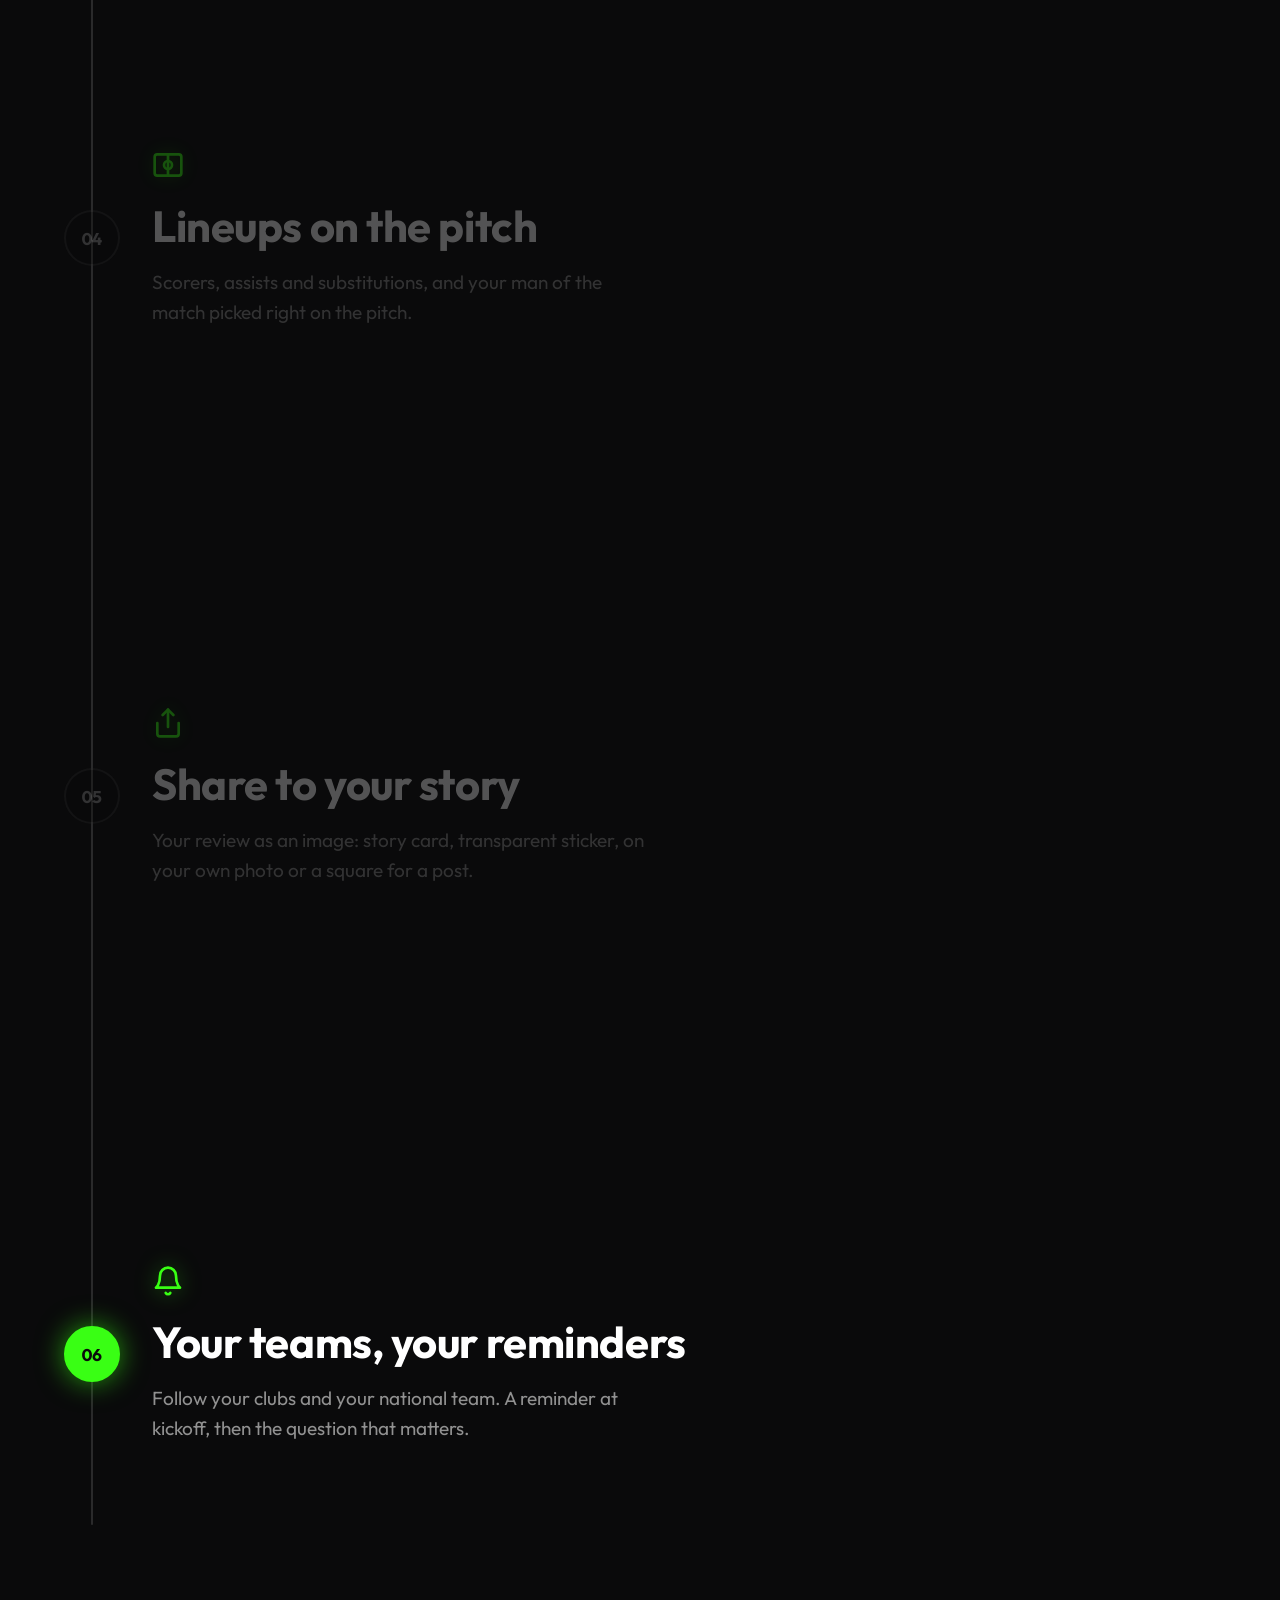
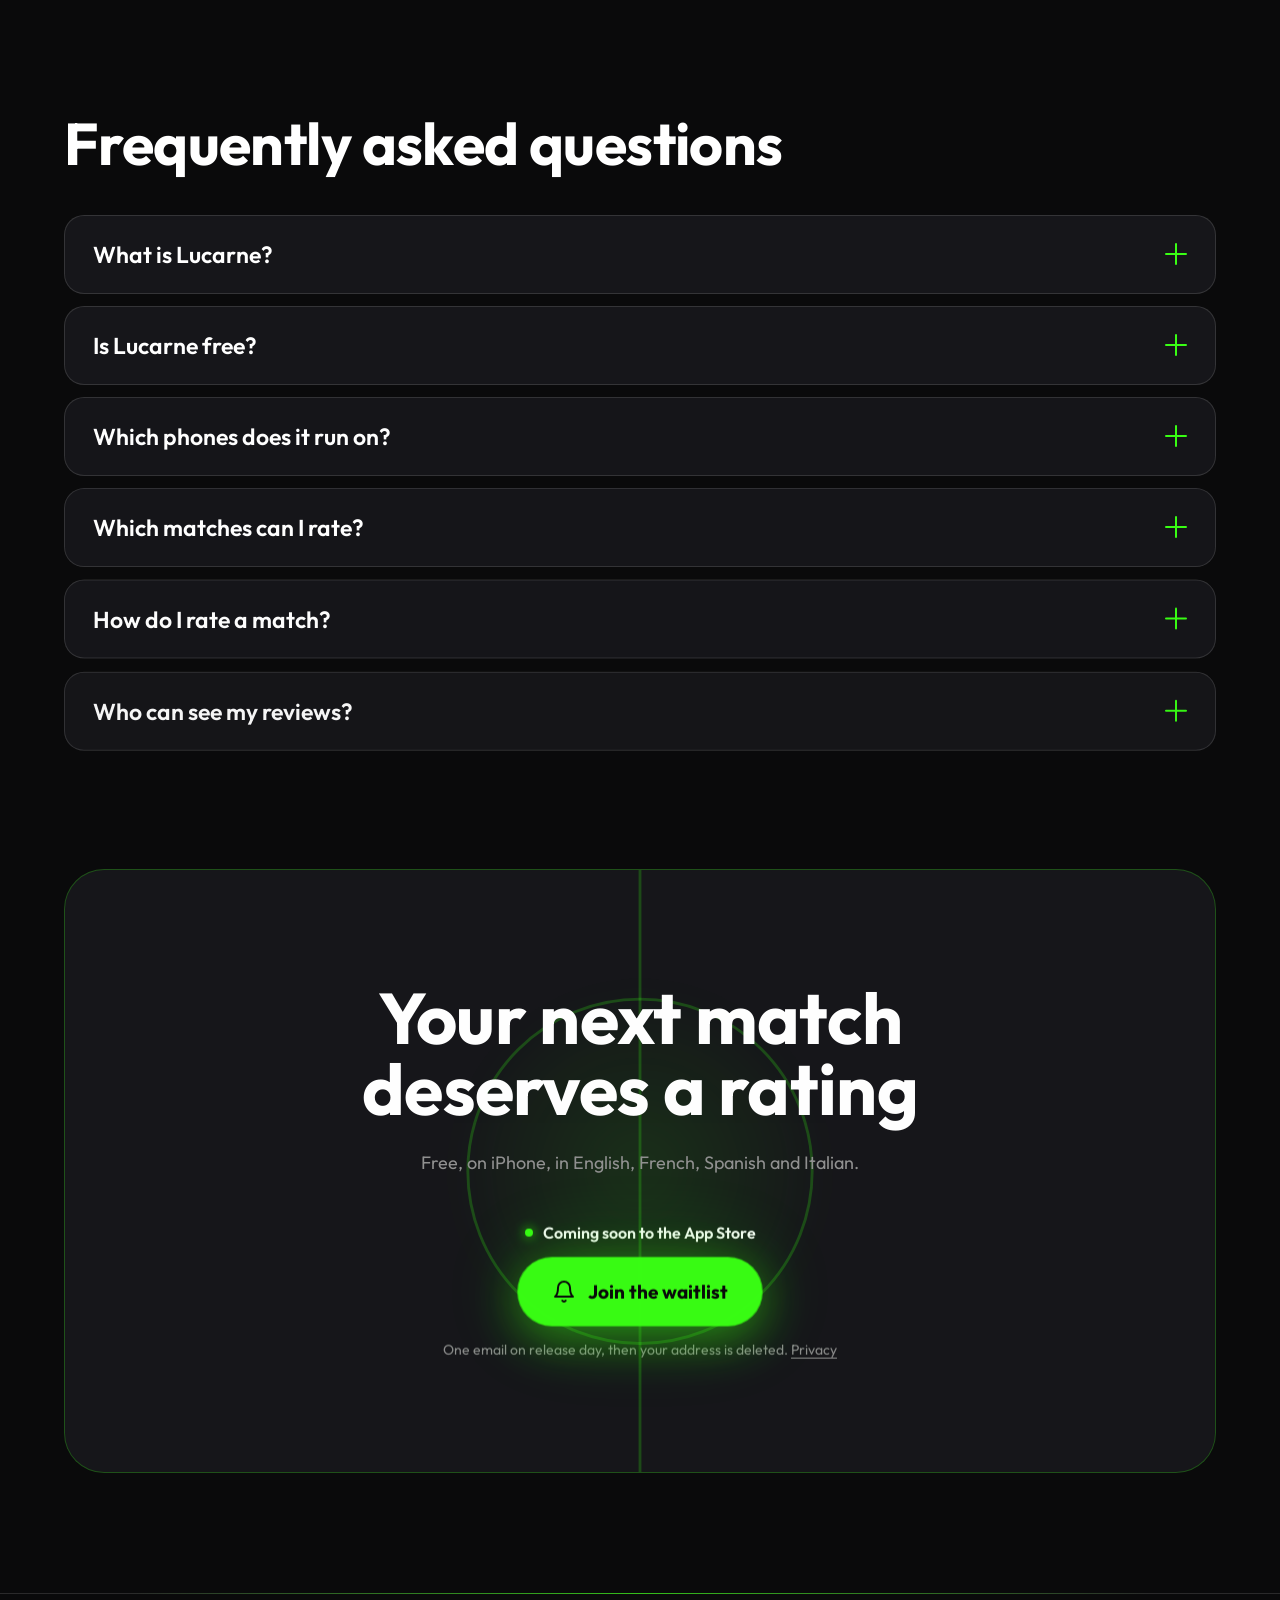
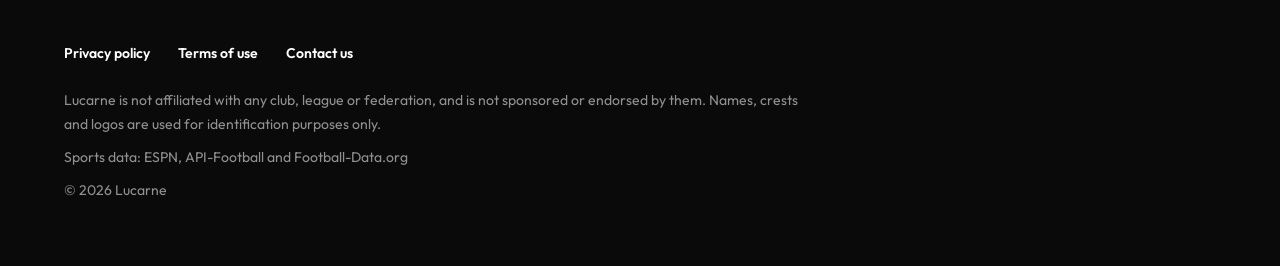
<file: en/index.html>
<!doctype html>
<html lang="en">
  <head>
    <meta charset="utf-8">
    <meta name="viewport" content="width=device-width, initial-scale=1">
    <title>Lucarne, the app to rate the football matches you watch</title>
    <meta name="description" content="Rate every match you watch, write what you thought and keep track of your whole football season.">
    <link rel="canonical" href="https://lucarne.eu/en/">
    <link rel="alternate" hreflang="fr" href="https://lucarne.eu/">
    <link rel="alternate" hreflang="en" href="https://lucarne.eu/en/">
    <link rel="alternate" hreflang="es" href="https://lucarne.eu/es/">
    <link rel="alternate" hreflang="it" href="https://lucarne.eu/it/">
    <link rel="alternate" hreflang="x-default" href="https://lucarne.eu/">
    <meta name="theme-color" content="#0A0A0B">
    <meta property="og:type" content="website">
    <meta property="og:site_name" content="Lucarne">
    <meta property="og:url" content="https://lucarne.eu/en/">
    <meta property="og:locale" content="en_GB">
    <meta property="og:locale:alternate" content="fr_FR">
    <meta property="og:locale:alternate" content="es_ES">
    <meta property="og:locale:alternate" content="it_IT">
    <meta property="og:title" content="Lucarne, the app to rate the football matches you watch">
    <meta property="og:description" content="Rate every match you watch, write what you thought and keep track of your whole football season.">
    <meta property="og:image" content="https://lucarne.eu/images/og/en.jpg">
    <meta property="og:image:width" content="1200">
    <meta property="og:image:height" content="630">
    <meta name="twitter:card" content="summary_large_image">
    <script type="application/ld+json">{"@context":"https://schema.org","@graph":[{"@type":"Organization","@id":"https://lucarne.eu/#organization","name":"Lucarne","url":"https://lucarne.eu/","logo":"https://lucarne.eu/apple-touch-icon.png","email":"lucarne.contact@gmail.com"},{"@type":"WebSite","@id":"https://lucarne.eu/#website","name":"Lucarne","url":"https://lucarne.eu/","inLanguage":["fr","en","es","it"],"publisher":{"@id":"https://lucarne.eu/#organization"}},{"@type":"MobileApplication","@id":"https://lucarne.eu/#app","name":"Lucarne","url":"https://lucarne.eu/en/","description":"Rate every match you watch, write what you thought and keep track of your whole football season.","operatingSystem":"iOS","applicationCategory":"SportsApplication","inLanguage":["fr","en","es","it"],"offers":{"@type":"Offer","price":"0","priceCurrency":"EUR"},"screenshot":["https://lucarne.eu/images/screens/en/01.jpg","https://lucarne.eu/images/screens/en/02.jpg","https://lucarne.eu/images/screens/en/03.jpg"],"publisher":{"@id":"https://lucarne.eu/#organization"}},{"@type":"FAQPage","@id":"https://lucarne.eu/en/#faq","inLanguage":"en","mainEntity":[{"@type":"Question","name":"What is Lucarne?","acceptedAnswer":{"@type":"Answer","text":"An iPhone app to rate the football matches you watch. You give a rating from 1 to 10, write your review and read your friends’ reviews. Like Letterboxd for films, but for football."}},{"@type":"Question","name":"Is Lucarne free?","acceptedAnswer":{"@type":"Answer","text":"Yes, completely. A few discreet banner ads appear in lists, never full screen."}},{"@type":"Question","name":"Which phones does it run on?","acceptedAnswer":{"@type":"Answer","text":"iPhone, coming soon to the App Store, in English, French, Spanish and Italian. There is no Android version yet."}},{"@type":"Question","name":"Which matches can I rate?","acceptedAnswer":{"@type":"Answer","text":"Over 50,000 matches: Ligue 1, the Premier League, LaLiga, Serie A and the Bundesliga since 2001, the Champions League since 2002, every World Cup since 1994, every Euro since 2004 and the Nations League since its creation."}},{"@type":"Question","name":"How do I rate a match?","acceptedAnswer":{"@type":"Answer","text":"Slide your finger from 1 to 10, in half points. You can add a review, your man of the match picked from the lineup, and the day you watched it."}},{"@type":"Question","name":"Who can see my reviews?","acceptedAnswer":{"@type":"Answer","text":"You choose, for each review: everyone, only your followers, or just you."}}]}]}</script>
    <link rel="icon" type="image/png" href="/favicon.png">
    <link rel="apple-touch-icon" href="/apple-touch-icon.png">
    <link rel="preload" href="/fonts/Outfit_700Bold.ttf" as="font" type="font/ttf" crossorigin>
    <link rel="stylesheet" href="/style.css">
  </head>
  <body class="home">
    <header class="site-header">
      <div class="wrap top">
        <a class="brand" href="/en/"><img src="/logo.svg" alt="Lucarne" width="74" height="40"></a>
        <nav class="top-nav" aria-label="Language">
          <ul class="langs"><li><a href="/" hreflang="fr" lang="fr" onclick="try{localStorage.setItem('lucarne.lang','fr')}catch(e){}">FR</a></li><li><a href="/en/" hreflang="en" lang="en" aria-current="true" onclick="try{localStorage.setItem('lucarne.lang','en')}catch(e){}">EN</a></li><li><a href="/es/" hreflang="es" lang="es" onclick="try{localStorage.setItem('lucarne.lang','es')}catch(e){}">ES</a></li><li><a href="/it/" hreflang="it" lang="it" onclick="try{localStorage.setItem('lucarne.lang','it')}catch(e){}">IT</a></li></ul>
          <a class="nav-cta" href="/en/#liste-attente" data-waitlist-jump>Waitlist</a>
        </nav>
      </div>
    </header>
    <main>
      <section id="top" class="hero">
        <div class="hero-bg" aria-hidden="true">
          <div class="hero-glow"></div>
        </div>
        <div class="wrap hero-layout">
          <div class="hero-text">
            <p class="eyebrow" data-intro><span class="dot" aria-hidden="true"></span>Your football match diary</p>
            <h1 class="headline" data-split>Every match<br class="headline-break"> deserves a <span class="accent glow-text">rating</span></h1>
            <p class="lead" data-intro>Rate every match you watch, write what you thought and keep track of your whole football season.</p>
            <div class="hero-actions" data-intro>
              <form class="waitlist" id="liste-attente" method="post" data-waitlist data-endpoint="https://xxgchbsaywdgcutpemwy.supabase.co/rest/v1/rpc/join_waitlist" data-key="eyJhbGciOiJIUzI1NiIsInR5cCI6IkpXVCJ9.eyJpc3MiOiJzdXBhYmFzZSIsInJlZiI6Inh4Z2NoYnNheXdkZ2N1dHBlbXd5Iiwicm9sZSI6ImFub24iLCJpYXQiOjE3ODYwOTEwMDAsImV4cCI6MjEwMTY2NzAwMH0.nHQpGqglrt9Osw1YAJye13Z4tgIn8VUc8vamEexLa3U" data-sending="Sending…" data-done="Done! We’ll email you on release day." data-invalid="This email address doesn’t look valid." data-error="That didn’t work. Try again in a moment." novalidate>
                <p class="waitlist-label"><span class="dot" aria-hidden="true"></span>Coming soon to the App Store</p>
                <button class="cta magnetic waitlist-open" type="button" aria-controls="liste-haut-field" aria-expanded="true"><span class="cta-shine" aria-hidden="true"></span><svg width="32" height="32" viewBox="0 0 24 24" fill="none" stroke="currentColor" stroke-width="2" stroke-linecap="round" stroke-linejoin="round" aria-hidden="true"><path d="M18 8A6 6 0 0 0 6 8c0 7-3 9-3 9h18s-3-2-3-9"/><path d="M13.7 21a2 2 0 0 1-3.4 0"/></svg><span class="waitlist-button-text">Join the waitlist</span></button>
                <div class="waitlist-field" id="liste-haut-field">
                  <input id="liste-haut" name="email" type="email" inputmode="email" autocomplete="email" autocapitalize="off" spellcheck="false" maxlength="254" required placeholder="you@email.com" aria-label="Your email address" aria-describedby="liste-haut-note liste-haut-status">
                  <button class="cta" type="submit"><span class="cta-shine" aria-hidden="true"></span><span class="waitlist-button-text">Notify me</span></button>
                </div>
                <div class="waitlist-trap" aria-hidden="true"><label>Site <input name="site" type="text" tabindex="-1" autocomplete="off"></label></div>
                <p class="waitlist-status" id="liste-haut-status" role="status" aria-live="polite"></p>
                <p class="waitlist-note" id="liste-haut-note">One email on release day, then your address is deleted. <a href="/en/legal/privacy/">Privacy</a></p>
              </form>
              <a class="discover" href="#fonctionnalites">Explore the app<svg width="18" height="18" viewBox="0 0 24 24" fill="none" stroke="currentColor" stroke-width="2" stroke-linecap="round" stroke-linejoin="round" aria-hidden="true"><path d="M12 5v14"/><path d="M19 12l-7 7-7-7"/></svg></a>
            </div>
          </div>
          <div class="hero-stage" data-stage>
            <svg class="pitch" aria-hidden="true" viewBox="0 0 600 600" preserveAspectRatio="xMidYMid meet"><g><rect x="30" y="30" width="540" height="540" rx="8"/><line x1="30" y1="300" x2="570" y2="300"/><circle cx="300" cy="300" r="88"/><rect x="170" y="30" width="260" height="100"/><rect x="170" y="470" width="260" height="100"/><rect x="235" y="30" width="130" height="40"/><rect x="235" y="530" width="130" height="40"/></g></svg>
            <div class="stage-glow" aria-hidden="true"></div>
            <div class="phone-3d" data-phone>
              <div class="phone phone-hero">
              <span class="phone-side phone-side-a" aria-hidden="true"></span>
              <span class="phone-side phone-side-b" aria-hidden="true"></span>
              <div class="phone-screen">
                <img class="screen is-active" src="/images/screens/en/01.jpg" alt="Rating screen for a match, with the rating, the review and the man of the match" width="640" height="1296"><img class="screen" src="/images/screens/en/02.jpg" alt="Your friends’ reviews feed" width="640" height="1296"><img class="screen" src="/images/screens/en/03.jpg" alt="Your match diary, sorted by rating" width="640" height="1296"><img class="screen" src="/images/screens/en/04.jpg" alt="The studio for sharing a review as a story" width="640" height="1296"><img class="screen" src="/images/screens/en/05.jpg" alt="A match lineup on the pitch, with the scorers and the man of the match" width="640" height="1296"><img class="screen" src="/images/screens/en/06.jpg" alt="A team page, with its honours" width="640" height="1296">
                <span class="phone-glare" aria-hidden="true"></span>
              </div>
            </div>
            </div>
            <div class="phone-floor" aria-hidden="true"></div>
            <div class="float float-crest float-home" data-depth="70" data-float>
              <img src="/images/crests/argentina.png" alt="Argentina" width="96" height="96">
            </div>
            <div class="float float-crest float-away" data-depth="45" data-float>
              <img src="/images/crests/france.png" alt="France" width="96" height="96">
            </div>
            <div class="float float-rating" data-depth="90" data-float>
              <span class="float-rating-value" data-rating-count="9.5">9.5</span><span class="float-rating-max">/10</span>
            </div>
            <div class="float float-notif" data-depth="30" data-float>
              <div class="notif-row"><img class="notif-icon" src="/apple-touch-icon.png" alt="" width="40" height="40"><span class="notif-text"><span class="notif-title">Lucarne</span><span class="notif-body">Emi liked your review</span></span></div>
            </div>
          </div>
        </div>
      </section>

      <section class="marquee" aria-label="Competitions covered">
        <div class="marquee-row">
          <ul class="marquee-track"><li><img src="/images/leagues/ligue-1.png" alt="" width="56" height="56">Ligue 1</li><li><img src="/images/leagues/premier-league.png" alt="" width="56" height="56">Premier League</li><li><img src="/images/leagues/liga.png" alt="" width="56" height="56">LaLiga</li><li><img src="/images/leagues/serie-a.png" alt="" width="56" height="56">Serie A</li><li><img src="/images/leagues/bundesliga.png" alt="" width="56" height="56">Bundesliga</li><li><img src="/images/leagues/champions-league.png" alt="" width="56" height="56">Champions League</li><li><img src="/images/leagues/nations-league.png" alt="" width="56" height="56">Nations League</li><li><img src="/images/leagues/world-cup.png" alt="" width="56" height="56">World Cup</li><li><img src="/images/leagues/euro.png" alt="" width="56" height="56">Euro</li></ul>
          <ul class="marquee-track" aria-hidden="true"><li><img src="/images/leagues/ligue-1.png" alt="" width="56" height="56">Ligue 1</li><li><img src="/images/leagues/premier-league.png" alt="" width="56" height="56">Premier League</li><li><img src="/images/leagues/liga.png" alt="" width="56" height="56">LaLiga</li><li><img src="/images/leagues/serie-a.png" alt="" width="56" height="56">Serie A</li><li><img src="/images/leagues/bundesliga.png" alt="" width="56" height="56">Bundesliga</li><li><img src="/images/leagues/champions-league.png" alt="" width="56" height="56">Champions League</li><li><img src="/images/leagues/nations-league.png" alt="" width="56" height="56">Nations League</li><li><img src="/images/leagues/world-cup.png" alt="" width="56" height="56">World Cup</li><li><img src="/images/leagues/euro.png" alt="" width="56" height="56">Euro</li></ul>
        </div>
        <div class="marquee-row marquee-reverse">
          <ul class="marquee-track"><li><img src="/images/leagues/ligue-1.png" alt="" width="56" height="56">Ligue 1</li><li><img src="/images/leagues/premier-league.png" alt="" width="56" height="56">Premier League</li><li><img src="/images/leagues/liga.png" alt="" width="56" height="56">LaLiga</li><li><img src="/images/leagues/serie-a.png" alt="" width="56" height="56">Serie A</li><li><img src="/images/leagues/bundesliga.png" alt="" width="56" height="56">Bundesliga</li><li><img src="/images/leagues/champions-league.png" alt="" width="56" height="56">Champions League</li><li><img src="/images/leagues/nations-league.png" alt="" width="56" height="56">Nations League</li><li><img src="/images/leagues/world-cup.png" alt="" width="56" height="56">World Cup</li><li><img src="/images/leagues/euro.png" alt="" width="56" height="56">Euro</li></ul>
          <ul class="marquee-track" aria-hidden="true"><li><img src="/images/leagues/ligue-1.png" alt="" width="56" height="56">Ligue 1</li><li><img src="/images/leagues/premier-league.png" alt="" width="56" height="56">Premier League</li><li><img src="/images/leagues/liga.png" alt="" width="56" height="56">LaLiga</li><li><img src="/images/leagues/serie-a.png" alt="" width="56" height="56">Serie A</li><li><img src="/images/leagues/bundesliga.png" alt="" width="56" height="56">Bundesliga</li><li><img src="/images/leagues/champions-league.png" alt="" width="56" height="56">Champions League</li><li><img src="/images/leagues/nations-league.png" alt="" width="56" height="56">Nations League</li><li><img src="/images/leagues/world-cup.png" alt="" width="56" height="56">World Cup</li><li><img src="/images/leagues/euro.png" alt="" width="56" height="56">Euro</li></ul>
        </div>
      </section>

      <section class="stats-band" aria-label="Lucarne in numbers">
        <div class="wrap stats" data-reveal>
          <div class="stat" data-reveal-item><p class="stat-value accent glow-text" data-count="50000" data-from="0" data-final="50,000+">50,000+</p><p class="stat-label">matches to rate, with their scorers</p></div>
          <div class="stat" data-reveal-item><p class="stat-value" data-count="1994" data-from="1930" data-final="1994">1994</p><p class="stat-label">the oldest World Cup in the catalogue</p></div>
          <div class="stat" data-reveal-item><p class="stat-value" data-count="9" data-from="0" data-final="9">9</p><p class="stat-label">competitions, from Ligue 1 to the Euro</p></div>
          <div class="stat" data-reveal-item><p class="stat-value" data-count="4" data-from="0" data-final="4">4</p><p class="stat-label">languages: English, French, Spanish and Italian</p></div>
        </div>
      </section>

      <section class="meter-section" aria-labelledby="note-titre" data-meter-section>
        <div class="wrap meter-layout">
          <div class="meter-text" data-reveal>
            <h2 id="note-titre" data-reveal-item>From awful to classic, you decide</h2>
            <p data-reveal-item>Slide your finger: the rating climbs in half points, and the crowd gets louder with it.</p>
          </div>
          <div class="meter" data-lang="en">
            <p class="meter-value"><span data-meter-value>10.0</span><span class="meter-max">/10</span></p>
            <div class="meter-crowd" aria-hidden="true"><span class="supporter lit"><svg viewBox="0 0 28 36" aria-hidden="true"><path class="arm" d="M6 21 L2 11"/><path class="arm" d="M22 21 L26 11"/><circle cx="14" cy="8" r="6"/><path d="M4 36v-9a10 10 0 0 1 20 0v9z"/></svg></span><span class="supporter lit"><svg viewBox="0 0 28 36" aria-hidden="true"><path class="arm" d="M6 21 L2 11"/><path class="arm" d="M22 21 L26 11"/><circle cx="14" cy="8" r="6"/><path d="M4 36v-9a10 10 0 0 1 20 0v9z"/></svg></span><span class="supporter lit"><svg viewBox="0 0 28 36" aria-hidden="true"><path class="arm" d="M6 21 L2 11"/><path class="arm" d="M22 21 L26 11"/><circle cx="14" cy="8" r="6"/><path d="M4 36v-9a10 10 0 0 1 20 0v9z"/></svg></span><span class="supporter lit"><svg viewBox="0 0 28 36" aria-hidden="true"><path class="arm" d="M6 21 L2 11"/><path class="arm" d="M22 21 L26 11"/><circle cx="14" cy="8" r="6"/><path d="M4 36v-9a10 10 0 0 1 20 0v9z"/></svg></span><span class="supporter lit"><svg viewBox="0 0 28 36" aria-hidden="true"><path class="arm" d="M6 21 L2 11"/><path class="arm" d="M22 21 L26 11"/><circle cx="14" cy="8" r="6"/><path d="M4 36v-9a10 10 0 0 1 20 0v9z"/></svg></span><span class="supporter lit"><svg viewBox="0 0 28 36" aria-hidden="true"><path class="arm" d="M6 21 L2 11"/><path class="arm" d="M22 21 L26 11"/><circle cx="14" cy="8" r="6"/><path d="M4 36v-9a10 10 0 0 1 20 0v9z"/></svg></span><span class="supporter lit"><svg viewBox="0 0 28 36" aria-hidden="true"><path class="arm" d="M6 21 L2 11"/><path class="arm" d="M22 21 L26 11"/><circle cx="14" cy="8" r="6"/><path d="M4 36v-9a10 10 0 0 1 20 0v9z"/></svg></span><span class="supporter lit"><svg viewBox="0 0 28 36" aria-hidden="true"><path class="arm" d="M6 21 L2 11"/><path class="arm" d="M22 21 L26 11"/><circle cx="14" cy="8" r="6"/><path d="M4 36v-9a10 10 0 0 1 20 0v9z"/></svg></span><span class="supporter lit"><svg viewBox="0 0 28 36" aria-hidden="true"><path class="arm" d="M6 21 L2 11"/><path class="arm" d="M22 21 L26 11"/><circle cx="14" cy="8" r="6"/><path d="M4 36v-9a10 10 0 0 1 20 0v9z"/></svg></span><span class="supporter lit"><svg viewBox="0 0 28 36" aria-hidden="true"><path class="arm" d="M6 21 L2 11"/><path class="arm" d="M22 21 L26 11"/><circle cx="14" cy="8" r="6"/><path d="M4 36v-9a10 10 0 0 1 20 0v9z"/></svg></span><span class="supporter lit"><svg viewBox="0 0 28 36" aria-hidden="true"><path class="arm" d="M6 21 L2 11"/><path class="arm" d="M22 21 L26 11"/><circle cx="14" cy="8" r="6"/><path d="M4 36v-9a10 10 0 0 1 20 0v9z"/></svg></span><span class="supporter lit"><svg viewBox="0 0 28 36" aria-hidden="true"><path class="arm" d="M6 21 L2 11"/><path class="arm" d="M22 21 L26 11"/><circle cx="14" cy="8" r="6"/><path d="M4 36v-9a10 10 0 0 1 20 0v9z"/></svg></span><span class="supporter lit"><svg viewBox="0 0 28 36" aria-hidden="true"><path class="arm" d="M6 21 L2 11"/><path class="arm" d="M22 21 L26 11"/><circle cx="14" cy="8" r="6"/><path d="M4 36v-9a10 10 0 0 1 20 0v9z"/></svg></span><span class="supporter lit"><svg viewBox="0 0 28 36" aria-hidden="true"><path class="arm" d="M6 21 L2 11"/><path class="arm" d="M22 21 L26 11"/><circle cx="14" cy="8" r="6"/><path d="M4 36v-9a10 10 0 0 1 20 0v9z"/></svg></span><span class="supporter lit"><svg viewBox="0 0 28 36" aria-hidden="true"><path class="arm" d="M6 21 L2 11"/><path class="arm" d="M22 21 L26 11"/><circle cx="14" cy="8" r="6"/><path d="M4 36v-9a10 10 0 0 1 20 0v9z"/></svg></span><span class="supporter lit"><svg viewBox="0 0 28 36" aria-hidden="true"><path class="arm" d="M6 21 L2 11"/><path class="arm" d="M22 21 L26 11"/><circle cx="14" cy="8" r="6"/><path d="M4 36v-9a10 10 0 0 1 20 0v9z"/></svg></span><span class="supporter lit"><svg viewBox="0 0 28 36" aria-hidden="true"><path class="arm" d="M6 21 L2 11"/><path class="arm" d="M22 21 L26 11"/><circle cx="14" cy="8" r="6"/><path d="M4 36v-9a10 10 0 0 1 20 0v9z"/></svg></span><span class="supporter lit"><svg viewBox="0 0 28 36" aria-hidden="true"><path class="arm" d="M6 21 L2 11"/><path class="arm" d="M22 21 L26 11"/><circle cx="14" cy="8" r="6"/><path d="M4 36v-9a10 10 0 0 1 20 0v9z"/></svg></span><span class="supporter lit"><svg viewBox="0 0 28 36" aria-hidden="true"><path class="arm" d="M6 21 L2 11"/><path class="arm" d="M22 21 L26 11"/><circle cx="14" cy="8" r="6"/><path d="M4 36v-9a10 10 0 0 1 20 0v9z"/></svg></span><span class="supporter lit"><svg viewBox="0 0 28 36" aria-hidden="true"><path class="arm" d="M6 21 L2 11"/><path class="arm" d="M22 21 L26 11"/><circle cx="14" cy="8" r="6"/><path d="M4 36v-9a10 10 0 0 1 20 0v9z"/></svg></span><span class="supporter lit"><svg viewBox="0 0 28 36" aria-hidden="true"><path class="arm" d="M6 21 L2 11"/><path class="arm" d="M22 21 L26 11"/><circle cx="14" cy="8" r="6"/><path d="M4 36v-9a10 10 0 0 1 20 0v9z"/></svg></span><span class="supporter lit"><svg viewBox="0 0 28 36" aria-hidden="true"><path class="arm" d="M6 21 L2 11"/><path class="arm" d="M22 21 L26 11"/><circle cx="14" cy="8" r="6"/><path d="M4 36v-9a10 10 0 0 1 20 0v9z"/></svg></span><span class="supporter lit"><svg viewBox="0 0 28 36" aria-hidden="true"><path class="arm" d="M6 21 L2 11"/><path class="arm" d="M22 21 L26 11"/><circle cx="14" cy="8" r="6"/><path d="M4 36v-9a10 10 0 0 1 20 0v9z"/></svg></span><span class="supporter lit"><svg viewBox="0 0 28 36" aria-hidden="true"><path class="arm" d="M6 21 L2 11"/><path class="arm" d="M22 21 L26 11"/><circle cx="14" cy="8" r="6"/><path d="M4 36v-9a10 10 0 0 1 20 0v9z"/></svg></span></div>
            <div class="meter-gauge" aria-hidden="true">
              <div class="meter-fill" data-meter-fill></div>
              <span class="meter-thumb" data-meter-thumb></span>
            </div>
            <div class="meter-anchors" aria-hidden="true"><span data-anchor="0">Awful</span><span data-anchor="1">Average</span><span data-anchor="2" class="is-on">Classic</span></div>
          </div>
        </div>
      </section>

      <section class="screens-section" aria-labelledby="ecrans">
        <div class="wrap section-head" data-reveal>
          <h2 id="ecrans" data-reveal-item>Your football, rated and sorted</h2>
          <p data-reveal-item>The 2022 final or last Sunday’s 0-0: every match you watch finds its place in your diary.</p>
        </div>
        <div class="fan" data-fan>
          <div class="fan-item fan-left"><div class="phone phone-mini">
              <span class="phone-side phone-side-a" aria-hidden="true"></span>
              <span class="phone-side phone-side-b" aria-hidden="true"></span>
              <div class="phone-screen">
                <img class="screen is-active" src="/images/screens/en/02.jpg" alt="Your friends’ reviews feed" width="640" height="1296">
                <span class="phone-glare" aria-hidden="true"></span>
              </div>
            </div></div>
          <div class="fan-item fan-center"><div class="phone phone-mini">
              <span class="phone-side phone-side-a" aria-hidden="true"></span>
              <span class="phone-side phone-side-b" aria-hidden="true"></span>
              <div class="phone-screen">
                <img class="screen is-active" src="/images/screens/en/01.jpg" alt="Rating screen for a match, with the rating, the review and the man of the match" width="640" height="1296">
                <span class="phone-glare" aria-hidden="true"></span>
              </div>
            </div></div>
          <div class="fan-item fan-right"><div class="phone phone-mini">
              <span class="phone-side phone-side-a" aria-hidden="true"></span>
              <span class="phone-side phone-side-b" aria-hidden="true"></span>
              <div class="phone-screen">
                <img class="screen is-active" src="/images/screens/en/03.jpg" alt="Your match diary, sorted by rating" width="640" height="1296">
                <span class="phone-glare" aria-hidden="true"></span>
              </div>
            </div></div>
        </div>
      </section>

      <section id="fonctionnalites" class="features" aria-labelledby="fonctions-titre">
        <div class="wrap">
          <h2 id="fonctions-titre" data-reveal-single>Everything to rate your football, nothing more</h2>
        </div>
        <div class="wrap story" data-story>
          <ol class="story-steps">
            <li class="story-step is-active">
              <span class="story-index" aria-hidden="true">01</span>
              <div class="story-copy"><svg width="32" height="32" viewBox="0 0 24 24" fill="none" stroke="currentColor" stroke-width="2" stroke-linejoin="round" aria-hidden="true"><path d="M12 3l2.7 5.6 6.1.9-4.4 4.3 1 6.1L12 17l-5.5 2.9 1-6.1L3.2 9.5l6.1-.9z"/></svg>
                <h3>A rating from 1 to 10</h3>
                <p>In half points, like the sports press. A slider that follows your finger, and a crowd of fans that gets louder as your rating climbs.</p>
              </div>
              <div class="story-shot" aria-hidden="true"><div class="peek-phone" style="--shift:0px"><img src="/images/screens/en/01.jpg" alt="" width="640" height="1296" loading="lazy"></div></div>
            </li>
            <li class="story-step">
              <span class="story-index" aria-hidden="true">02</span>
              <div class="story-copy"><svg width="32" height="32" viewBox="0 0 24 24" fill="none" stroke="currentColor" stroke-width="2" stroke-linecap="round" stroke-linejoin="round" aria-hidden="true"><path d="M4 19.5A2.5 2.5 0 0 1 6.5 17H20"/><path d="M6.5 2H20v20H6.5A2.5 2.5 0 0 1 4 19.5v-15A2.5 2.5 0 0 1 6.5 2z"/></svg>
                <h3>Your football diary</h3>
                <p>Every match you watched, sorted by month, with your average and your ratings breakdown.</p>
              </div>
              <div class="story-shot" aria-hidden="true"><div class="peek-phone" style="--shift:0px"><img src="/images/screens/en/03.jpg" alt="" width="640" height="1296" loading="lazy"></div></div>
            </li>
            <li class="story-step">
              <span class="story-index" aria-hidden="true">03</span>
              <div class="story-copy"><svg width="32" height="32" viewBox="0 0 24 24" fill="none" stroke="currentColor" stroke-width="2" stroke-linecap="round" stroke-linejoin="round" aria-hidden="true"><circle cx="9" cy="7" r="4"/><path d="M3 21v-2a4 4 0 0 1 4-4h4a4 4 0 0 1 4 4v2"/><path d="M16 3.1a4 4 0 0 1 0 7.8"/><path d="M21 21v-2a4 4 0 0 0-3-3.9"/></svg>
                <h3>Your friends’ takes</h3>
                <p>Two feeds side by side: “For you” to discover, “Following” for the people you know. Like, comment, reply.</p>
              </div>
              <div class="story-shot" aria-hidden="true"><div class="peek-phone" style="--shift:0px"><img src="/images/screens/en/02.jpg" alt="" width="640" height="1296" loading="lazy"></div></div>
            </li>
            <li class="story-step">
              <span class="story-index" aria-hidden="true">04</span>
              <div class="story-copy"><svg width="32" height="32" viewBox="0 0 24 24" fill="none" stroke="currentColor" stroke-width="2" stroke-linecap="round" stroke-linejoin="round" aria-hidden="true"><rect x="2" y="4" width="20" height="16" rx="2"/><path d="M12 4v16"/><circle cx="12" cy="12" r="3"/></svg>
                <h3>Lineups on the pitch</h3>
                <p>Scorers, assists and substitutions, and your man of the match picked right on the pitch.</p>
              </div>
              <div class="story-shot" aria-hidden="true"><div class="peek-phone" style="--shift:0px"><img src="/images/screens/en/05.jpg" alt="" width="640" height="1296" loading="lazy"></div></div>
            </li>
            <li class="story-step">
              <span class="story-index" aria-hidden="true">05</span>
              <div class="story-copy"><svg width="32" height="32" viewBox="0 0 24 24" fill="none" stroke="currentColor" stroke-width="2" stroke-linecap="round" stroke-linejoin="round" aria-hidden="true"><path d="M4 12v8a2 2 0 0 0 2 2h12a2 2 0 0 0 2-2v-8"/><path d="M16 6l-4-4-4 4"/><path d="M12 2v13"/></svg>
                <h3>Share to your story</h3>
                <p>Your review as an image: story card, transparent sticker, on your own photo or a square for a post.</p>
              </div>
              <div class="story-shot" aria-hidden="true"><div class="peek-phone" style="--shift:0px"><img src="/images/screens/en/04.jpg" alt="" width="640" height="1296" loading="lazy"></div></div>
            </li>
            <li class="story-step">
              <span class="story-index" aria-hidden="true">06</span>
              <div class="story-copy"><svg width="32" height="32" viewBox="0 0 24 24" fill="none" stroke="currentColor" stroke-width="2" stroke-linecap="round" stroke-linejoin="round" aria-hidden="true"><path d="M18 8A6 6 0 0 0 6 8c0 7-3 9-3 9h18s-3-2-3-9"/><path d="M13.7 21a2 2 0 0 1-3.4 0"/></svg>
                <h3>Your teams, your reminders</h3>
                <p>Follow your clubs and your national team. A reminder at kickoff, then the question that matters.</p>
              </div>
              <div class="story-shot" aria-hidden="true"><div class="story-shot-notifs"><div class="notif-row"><img class="notif-icon" src="/apple-touch-icon.png" alt="" width="40" height="40"><span class="notif-text"><span class="notif-title">PSG – Marseille · 21:00</span><span class="notif-body">The match is about to start!</span></span></div>
              <div class="notif-row"><img class="notif-icon" src="/apple-touch-icon.png" alt="" width="40" height="40"><span class="notif-text"><span class="notif-title">PSG – Marseille · 23:30</span><span class="notif-body">What did you think of it?</span></span></div></div></div>
            </li>
          </ol>
          <div class="story-stage">
            <div class="story-glow" aria-hidden="true"></div>
            <div class="story-phone" data-story-phone>
              <div class="phone phone-story">
              <span class="phone-side phone-side-a" aria-hidden="true"></span>
              <span class="phone-side phone-side-b" aria-hidden="true"></span>
              <div class="phone-screen">
                <img class="screen is-active" src="/images/screens/en/01.jpg" alt="Rating screen for a match, with the rating, the review and the man of the match" width="640" height="1296"><img class="screen" src="/images/screens/en/03.jpg" alt="Your match diary, sorted by rating" width="640" height="1296"><img class="screen" src="/images/screens/en/02.jpg" alt="Your friends’ reviews feed" width="640" height="1296"><img class="screen" src="/images/screens/en/05.jpg" alt="A match lineup on the pitch, with the scorers and the man of the match" width="640" height="1296"><img class="screen" src="/images/screens/en/04.jpg" alt="The studio for sharing a review as a story" width="640" height="1296"><img class="screen" src="/images/screens/en/06.jpg" alt="A team page, with its honours" width="640" height="1296">
                <span class="phone-glare" aria-hidden="true"></span>
              </div>
            </div>
            </div>
            <div class="story-notifs" aria-hidden="true">
              <div class="notif-row"><img class="notif-icon" src="/apple-touch-icon.png" alt="" width="40" height="40"><span class="notif-text"><span class="notif-title">PSG – Marseille · 21:00</span><span class="notif-body">The match is about to start!</span></span></div>
              <div class="notif-row"><img class="notif-icon" src="/apple-touch-icon.png" alt="" width="40" height="40"><span class="notif-text"><span class="notif-title">PSG – Marseille · 23:30</span><span class="notif-body">What did you think of it?</span></span></div>
            </div>
          </div>
        </div>
      </section>

      <section class="wrap faq-section" aria-labelledby="faq-titre">
        <h2 id="faq-titre" data-reveal-single>Frequently asked questions</h2>
        <div class="faq" data-reveal>
          <details class="faq-item" data-reveal-item>
            <summary><h3>What is Lucarne?</h3><span class="faq-icon" aria-hidden="true"></span></summary>
            <p>An iPhone app to rate the football matches you watch. You give a rating from 1 to 10, write your review and read your friends’ reviews. Like Letterboxd for films, but for football.</p>
          </details>
          <details class="faq-item" data-reveal-item>
            <summary><h3>Is Lucarne free?</h3><span class="faq-icon" aria-hidden="true"></span></summary>
            <p>Yes, completely. A few discreet banner ads appear in lists, never full screen.</p>
          </details>
          <details class="faq-item" data-reveal-item>
            <summary><h3>Which phones does it run on?</h3><span class="faq-icon" aria-hidden="true"></span></summary>
            <p>iPhone, coming soon to the App Store, in English, French, Spanish and Italian. There is no Android version yet.</p>
          </details>
          <details class="faq-item" data-reveal-item>
            <summary><h3>Which matches can I rate?</h3><span class="faq-icon" aria-hidden="true"></span></summary>
            <p>Over 50,000 matches: Ligue 1, the Premier League, LaLiga, Serie A and the Bundesliga since 2001, the Champions League since 2002, every World Cup since 1994, every Euro since 2004 and the Nations League since its creation.</p>
          </details>
          <details class="faq-item" data-reveal-item>
            <summary><h3>How do I rate a match?</h3><span class="faq-icon" aria-hidden="true"></span></summary>
            <p>Slide your finger from 1 to 10, in half points. You can add a review, your man of the match picked from the lineup, and the day you watched it.</p>
          </details>
          <details class="faq-item" data-reveal-item>
            <summary><h3>Who can see my reviews?</h3><span class="faq-icon" aria-hidden="true"></span></summary>
            <p>You choose, for each review: everyone, only your followers, or just you.</p>
          </details>
        </div>
      </section>

      <section id="telecharger" class="wrap final-section" aria-labelledby="cta-final">
        <div class="final" data-final>
          <div class="final-glow" aria-hidden="true"></div>
          <svg class="pitch" aria-hidden="true" viewBox="0 0 1200 420" preserveAspectRatio="xMidYMid slice"><g><line x1="600" y1="0" x2="600" y2="420"/><circle cx="600" cy="210" r="120"/><rect x="-2" y="90" width="150" height="240"/><rect x="1052" y="90" width="150" height="240"/></g></svg>
          <div class="final-content" data-reveal>
            <h2 id="cta-final" data-reveal-item>Your next match deserves a rating</h2>
            <p data-reveal-item>Free, on iPhone, in English, French, Spanish and Italian.</p>
            <div data-reveal-item><form class="waitlist" method="post" data-waitlist data-endpoint="https://xxgchbsaywdgcutpemwy.supabase.co/rest/v1/rpc/join_waitlist" data-key="eyJhbGciOiJIUzI1NiIsInR5cCI6IkpXVCJ9.eyJpc3MiOiJzdXBhYmFzZSIsInJlZiI6Inh4Z2NoYnNheXdkZ2N1dHBlbXd5Iiwicm9sZSI6ImFub24iLCJpYXQiOjE3ODYwOTEwMDAsImV4cCI6MjEwMTY2NzAwMH0.nHQpGqglrt9Osw1YAJye13Z4tgIn8VUc8vamEexLa3U" data-sending="Sending…" data-done="Done! We’ll email you on release day." data-invalid="This email address doesn’t look valid." data-error="That didn’t work. Try again in a moment." novalidate>
                <p class="waitlist-label"><span class="dot" aria-hidden="true"></span>Coming soon to the App Store</p>
                <button class="cta magnetic waitlist-open" type="button" aria-controls="liste-fin-field" aria-expanded="true"><span class="cta-shine" aria-hidden="true"></span><svg width="32" height="32" viewBox="0 0 24 24" fill="none" stroke="currentColor" stroke-width="2" stroke-linecap="round" stroke-linejoin="round" aria-hidden="true"><path d="M18 8A6 6 0 0 0 6 8c0 7-3 9-3 9h18s-3-2-3-9"/><path d="M13.7 21a2 2 0 0 1-3.4 0"/></svg><span class="waitlist-button-text">Join the waitlist</span></button>
                <div class="waitlist-field" id="liste-fin-field">
                  <input id="liste-fin" name="email" type="email" inputmode="email" autocomplete="email" autocapitalize="off" spellcheck="false" maxlength="254" required placeholder="you@email.com" aria-label="Your email address" aria-describedby="liste-fin-note liste-fin-status">
                  <button class="cta" type="submit"><span class="cta-shine" aria-hidden="true"></span><span class="waitlist-button-text">Notify me</span></button>
                </div>
                <div class="waitlist-trap" aria-hidden="true"><label>Site <input name="site" type="text" tabindex="-1" autocomplete="off"></label></div>
                <p class="waitlist-status" id="liste-fin-status" role="status" aria-live="polite"></p>
                <p class="waitlist-note" id="liste-fin-note">One email on release day, then your address is deleted. <a href="/en/legal/privacy/">Privacy</a></p>
              </form></div>
          </div>
        </div>
      </section>
    </main>
    <footer class="footer">
      <div class="wrap">
        <nav aria-label="Legal links">
          <ul>
            <li><a href="/en/legal/privacy/">Privacy policy</a></li>
            <li><a href="/en/legal/terms/">Terms of use</a></li>
            <li><a href="mailto:lucarne.contact@gmail.com">Contact us</a></li>
          </ul>
        </nav>
        <p>Lucarne is not affiliated with any club, league or federation, and is not sponsored or endorsed by them. Names, crests and logos are used for identification purposes only.</p>
        <p>Sports data: ESPN, <span class="nowrap">API-Football</span> and <span class="nowrap">Football-Data.org</span></p>
        <p>© 2026 Lucarne</p>
      </div>
    </footer>
    <script src="/waitlist.js" defer></script>
    <script src="/vendor/gsap.min.js" defer></script>
    <script src="/vendor/ScrollTrigger.min.js" defer></script>
    <script src="/main.js" defer></script>
  </body>
</html>
</file>
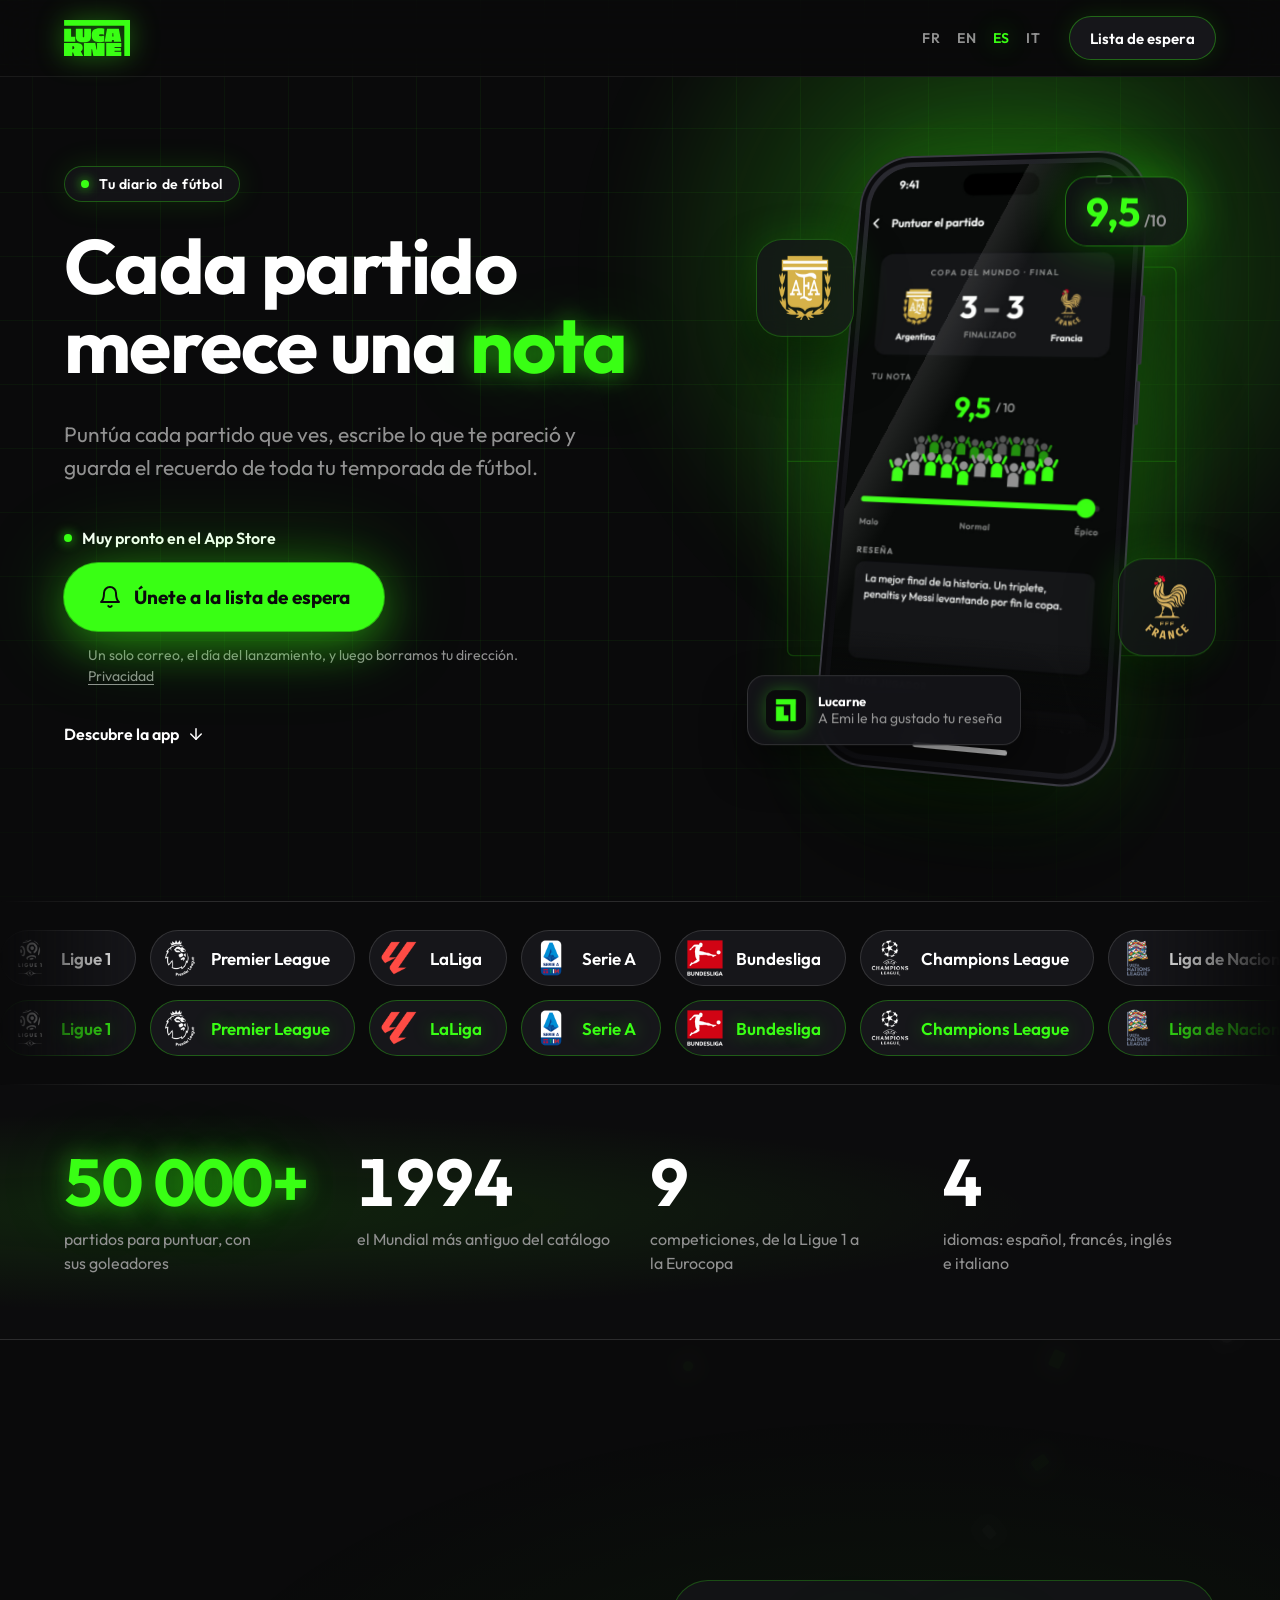
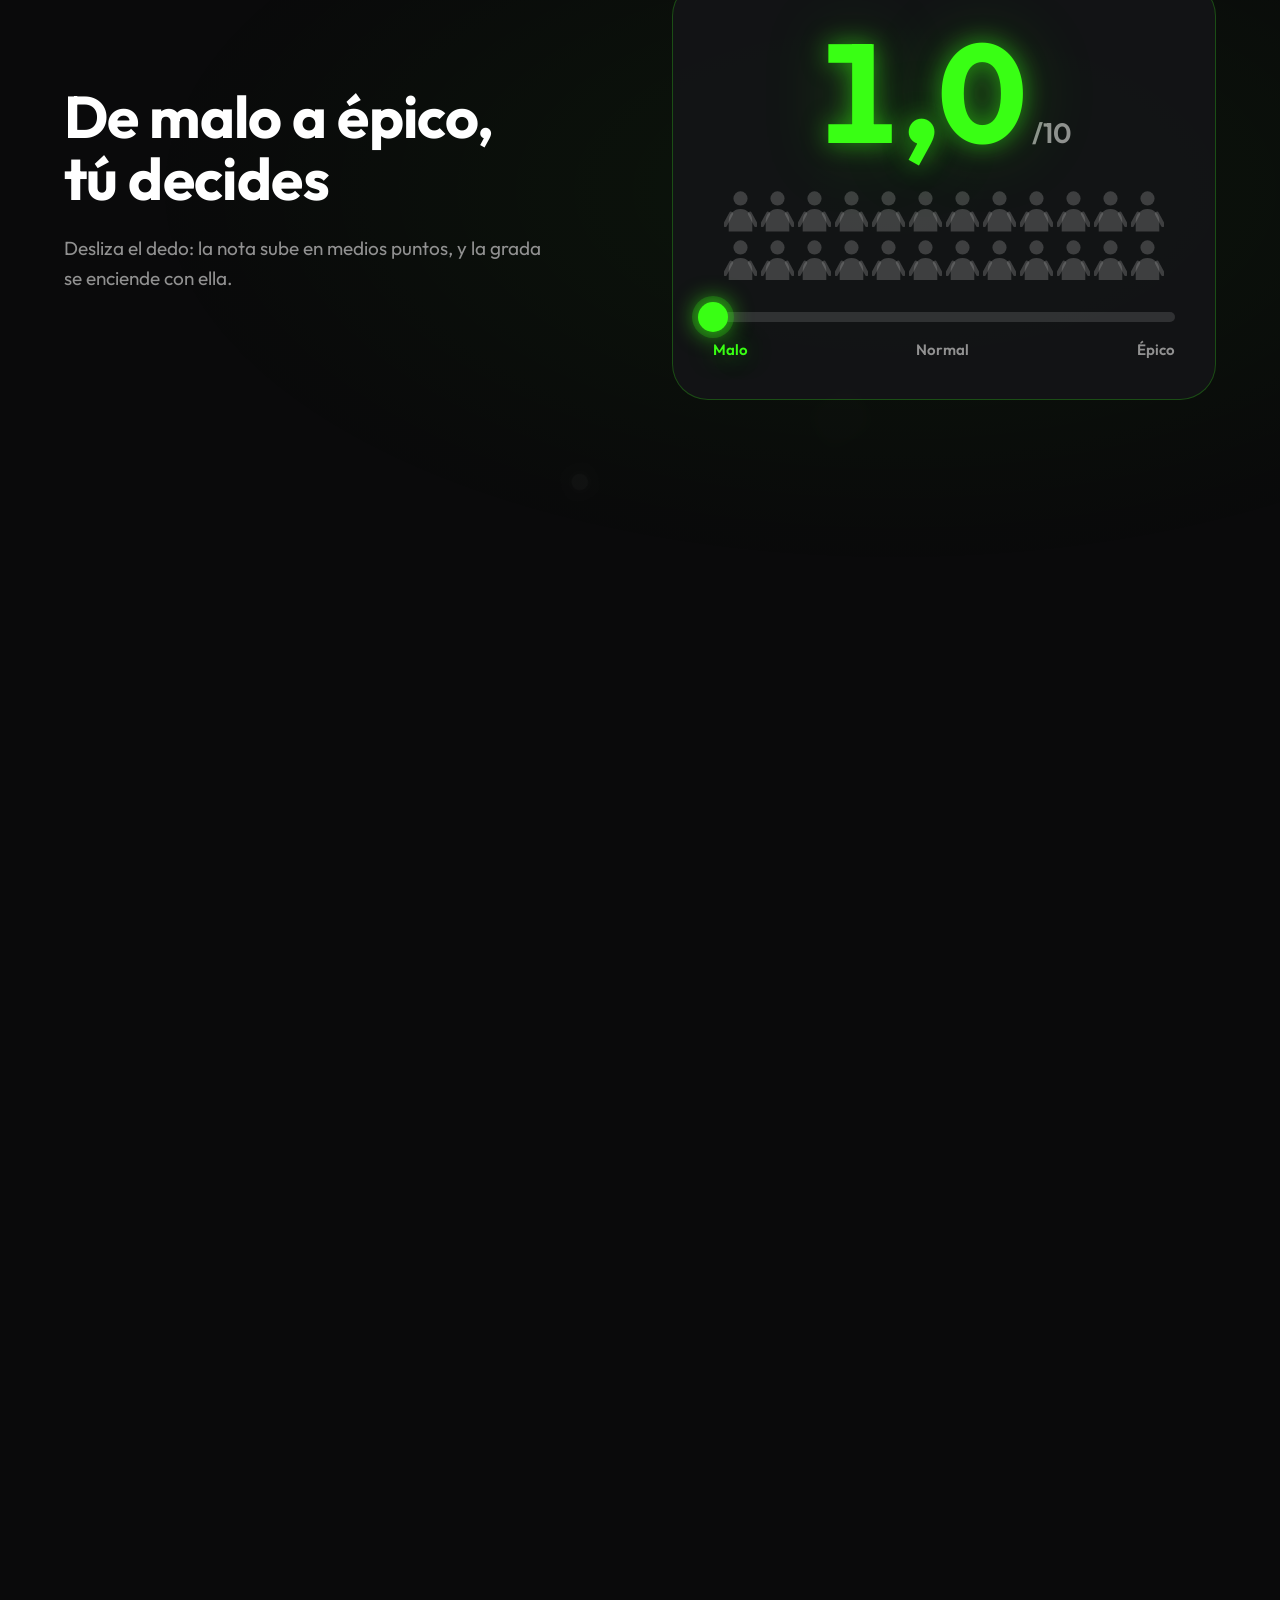
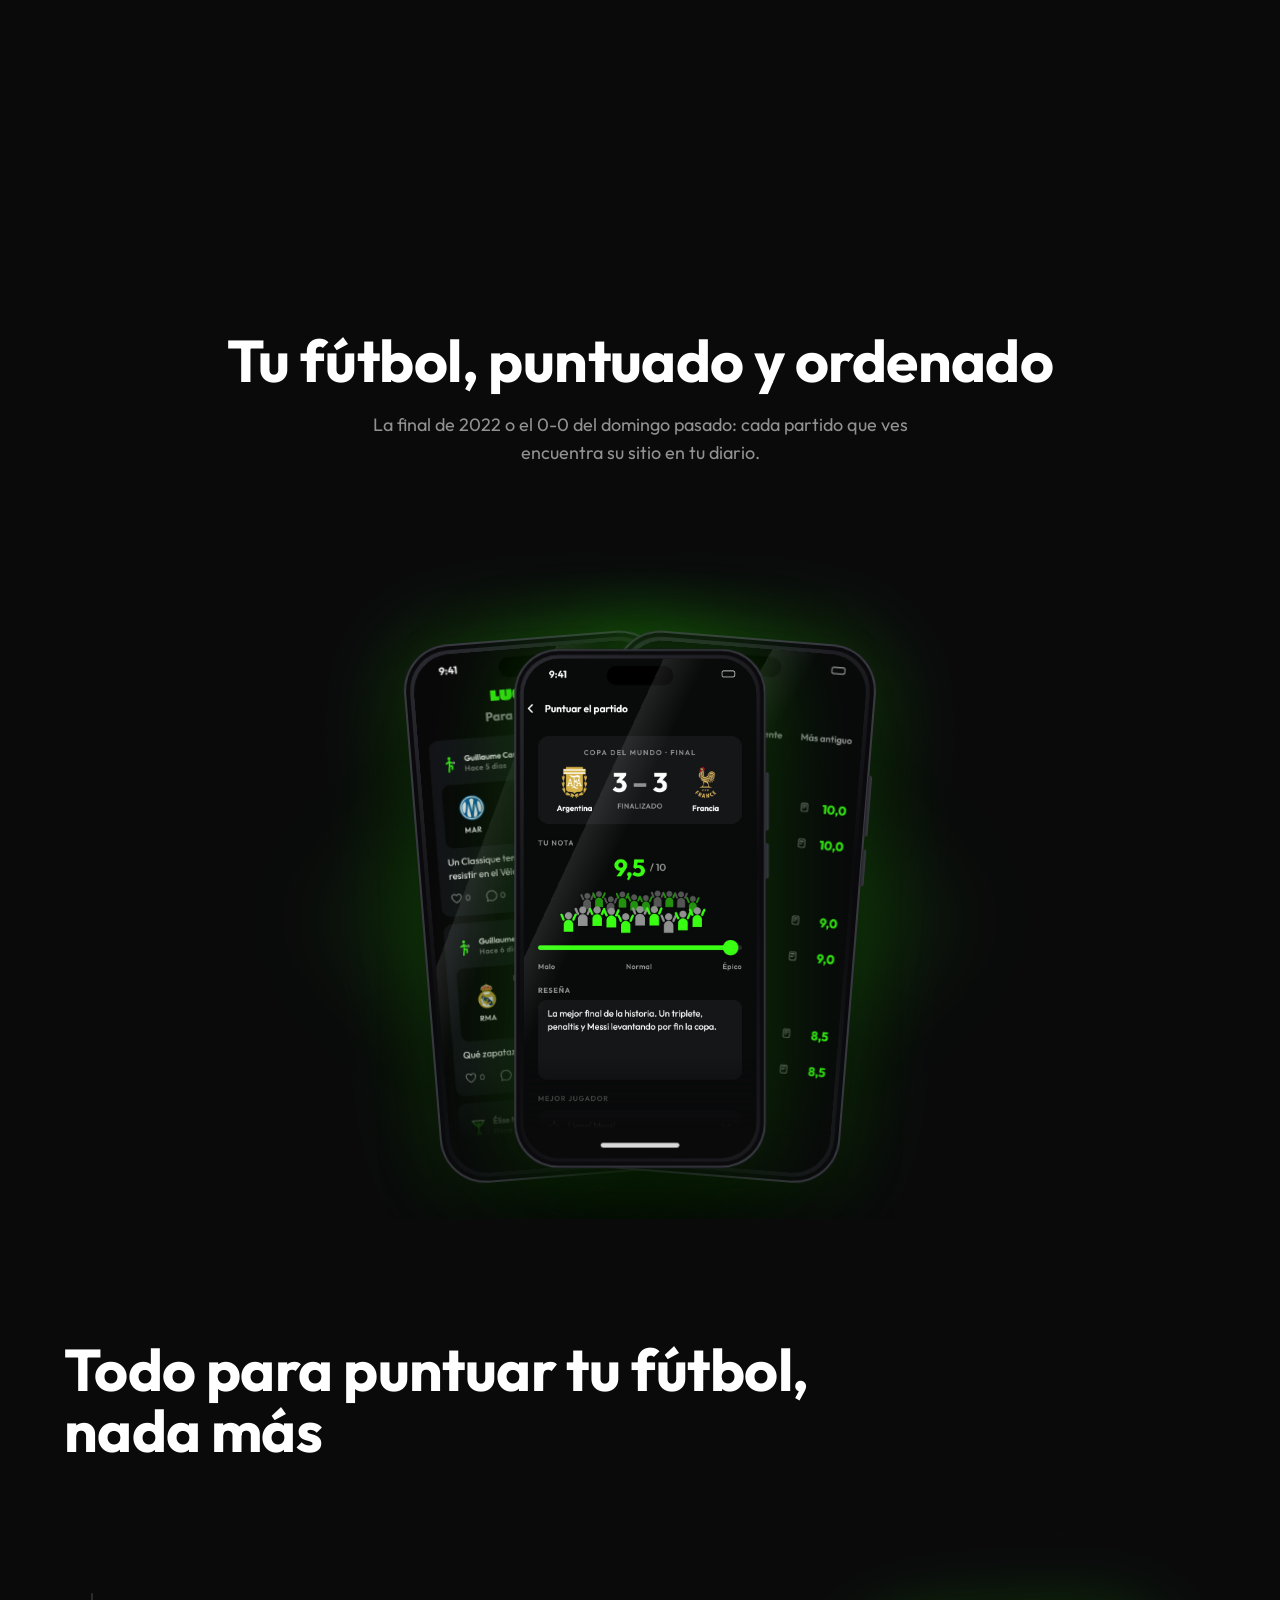
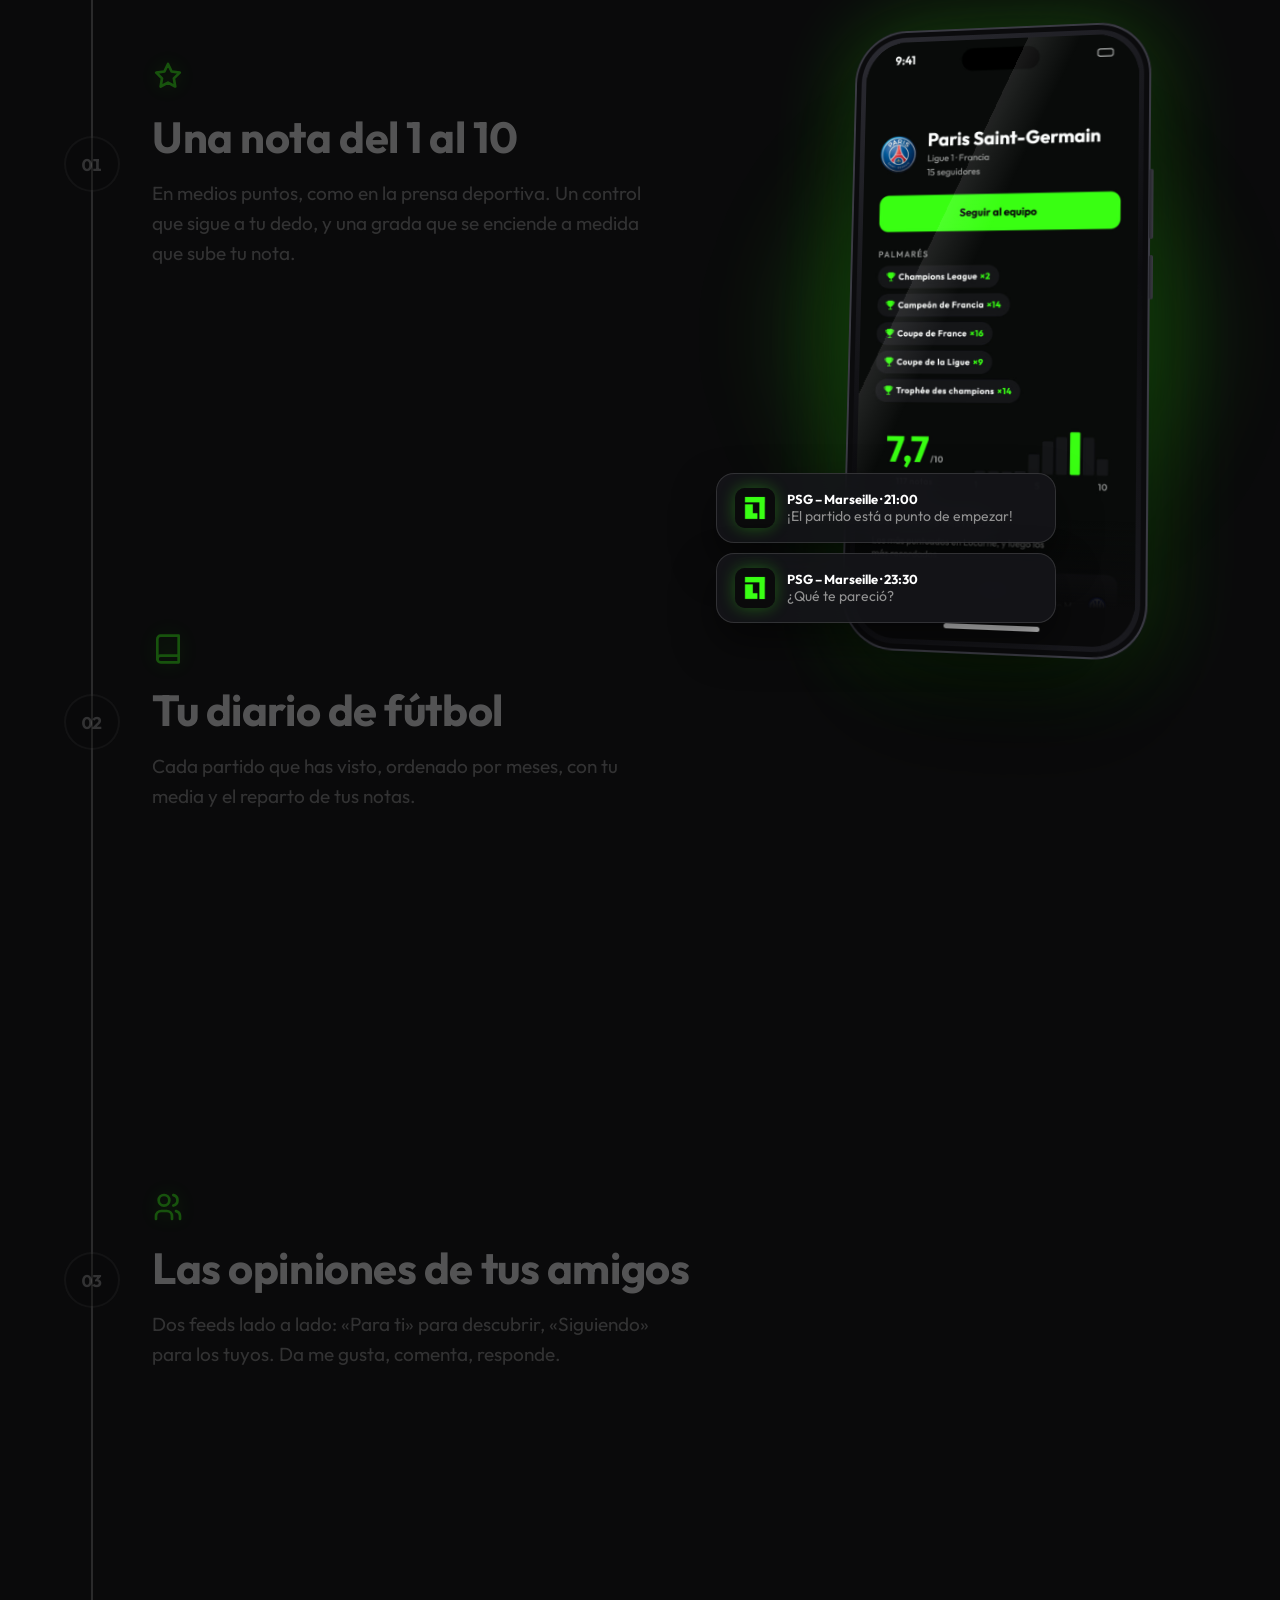
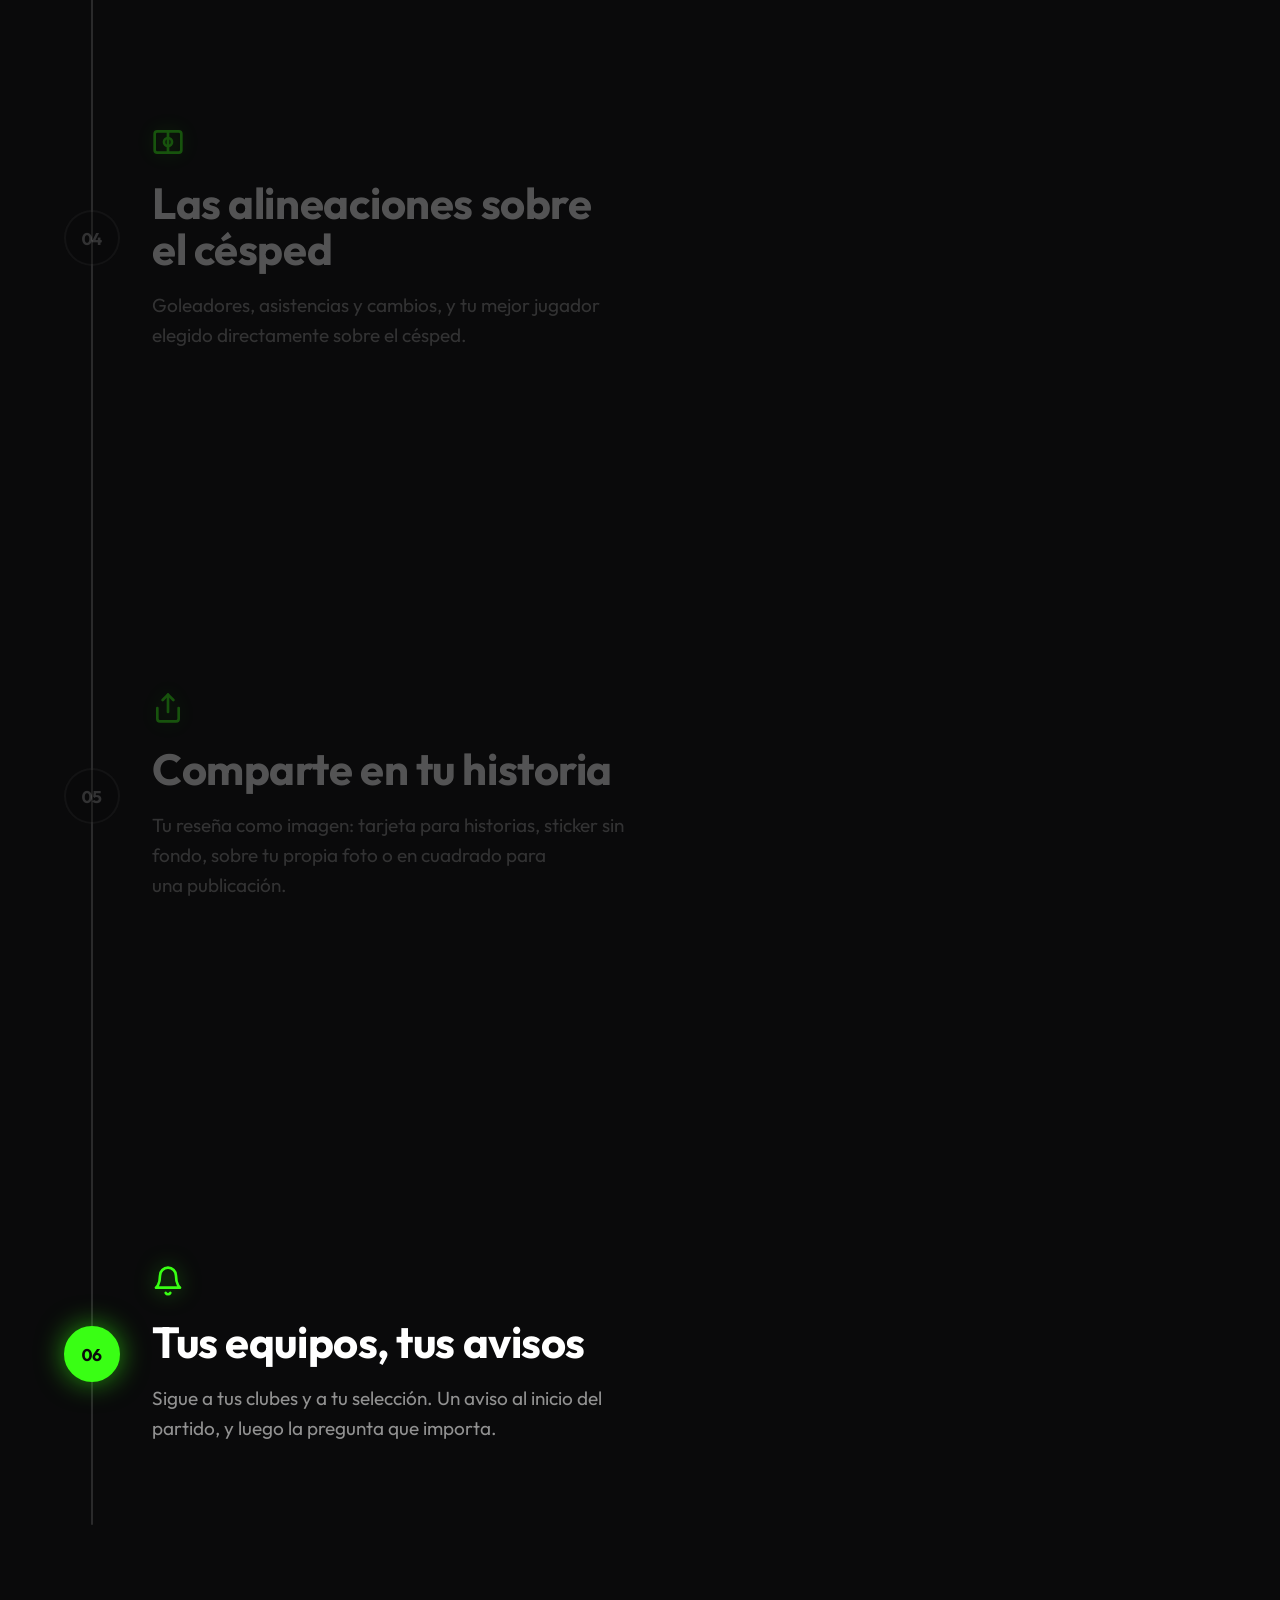
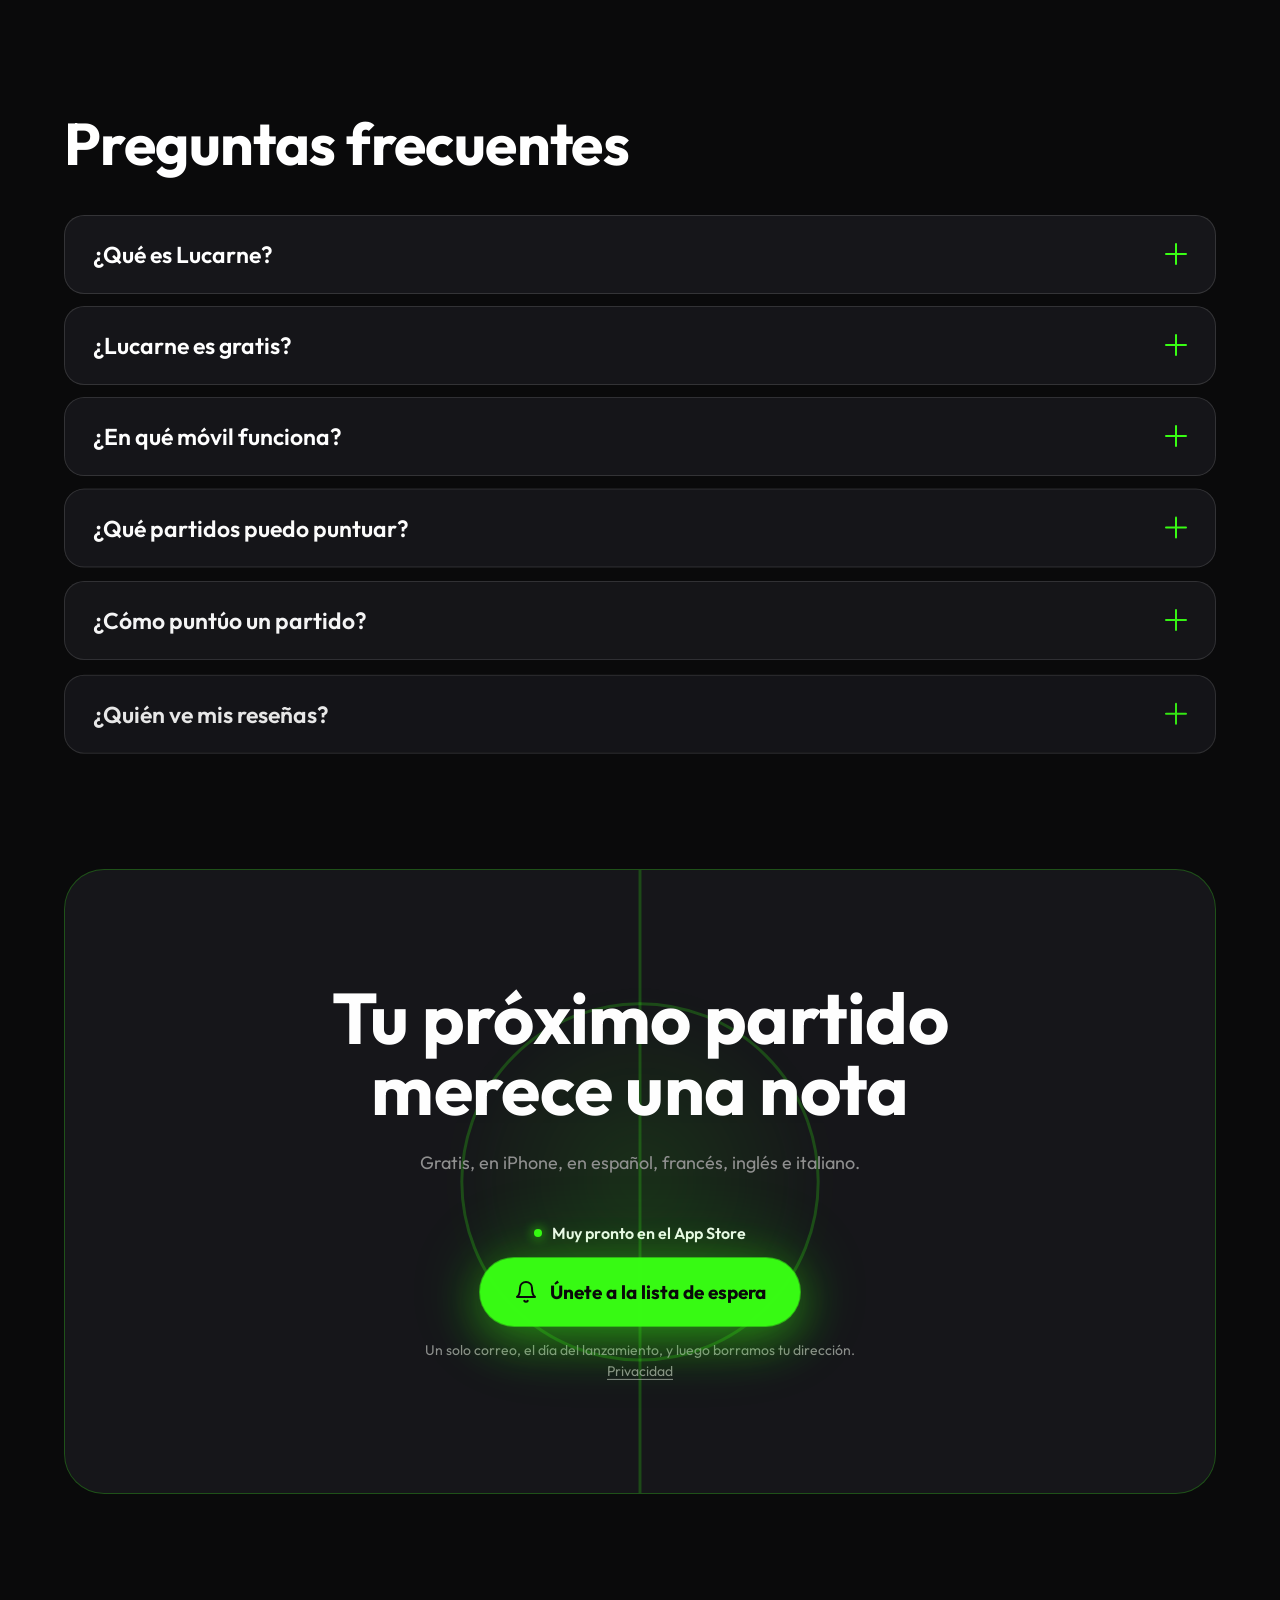
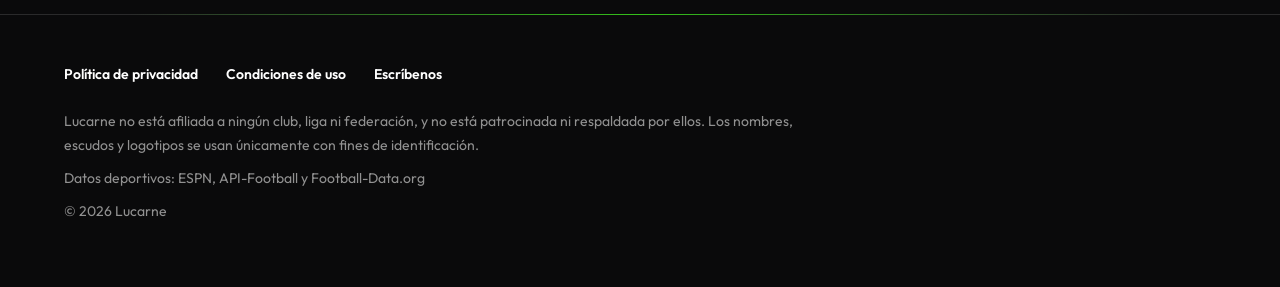
<file: es/index.html>
<!doctype html>
<html lang="es">
  <head>
    <meta charset="utf-8">
    <meta name="viewport" content="width=device-width, initial-scale=1">
    <title>Lucarne, la app para puntuar los partidos de fútbol</title>
    <meta name="description" content="Puntúa cada partido que ves, escribe lo que te pareció y guarda el recuerdo de toda tu temporada de fútbol.">
    <link rel="canonical" href="https://lucarne.eu/es/">
    <link rel="alternate" hreflang="fr" href="https://lucarne.eu/">
    <link rel="alternate" hreflang="en" href="https://lucarne.eu/en/">
    <link rel="alternate" hreflang="es" href="https://lucarne.eu/es/">
    <link rel="alternate" hreflang="it" href="https://lucarne.eu/it/">
    <link rel="alternate" hreflang="x-default" href="https://lucarne.eu/">
    <meta name="theme-color" content="#0A0A0B">
    <meta property="og:type" content="website">
    <meta property="og:site_name" content="Lucarne">
    <meta property="og:url" content="https://lucarne.eu/es/">
    <meta property="og:locale" content="es_ES">
    <meta property="og:locale:alternate" content="fr_FR">
    <meta property="og:locale:alternate" content="en_GB">
    <meta property="og:locale:alternate" content="it_IT">
    <meta property="og:title" content="Lucarne, la app para puntuar los partidos de fútbol">
    <meta property="og:description" content="Puntúa cada partido que ves, escribe lo que te pareció y guarda el recuerdo de toda tu temporada de fútbol.">
    <meta property="og:image" content="https://lucarne.eu/images/og/es.jpg">
    <meta property="og:image:width" content="1200">
    <meta property="og:image:height" content="630">
    <meta name="twitter:card" content="summary_large_image">
    <script type="application/ld+json">{"@context":"https://schema.org","@graph":[{"@type":"Organization","@id":"https://lucarne.eu/#organization","name":"Lucarne","url":"https://lucarne.eu/","logo":"https://lucarne.eu/apple-touch-icon.png","email":"lucarne.contact@gmail.com"},{"@type":"WebSite","@id":"https://lucarne.eu/#website","name":"Lucarne","url":"https://lucarne.eu/","inLanguage":["fr","en","es","it"],"publisher":{"@id":"https://lucarne.eu/#organization"}},{"@type":"MobileApplication","@id":"https://lucarne.eu/#app","name":"Lucarne","url":"https://lucarne.eu/es/","description":"Puntúa cada partido que ves, escribe lo que te pareció y guarda el recuerdo de toda tu temporada de fútbol.","operatingSystem":"iOS","applicationCategory":"SportsApplication","inLanguage":["fr","en","es","it"],"offers":{"@type":"Offer","price":"0","priceCurrency":"EUR"},"screenshot":["https://lucarne.eu/images/screens/es/01.jpg","https://lucarne.eu/images/screens/es/02.jpg","https://lucarne.eu/images/screens/es/03.jpg"],"publisher":{"@id":"https://lucarne.eu/#organization"}},{"@type":"FAQPage","@id":"https://lucarne.eu/es/#faq","inLanguage":"es","mainEntity":[{"@type":"Question","name":"¿Qué es Lucarne?","acceptedAnswer":{"@type":"Answer","text":"Una app para iPhone para puntuar los partidos de fútbol que ves. Pones una nota del 1 al 10, escribes tu reseña y lees las de tus amigos. Como Letterboxd para las películas, pero para el fútbol."}},{"@type":"Question","name":"¿Lucarne es gratis?","acceptedAnswer":{"@type":"Answer","text":"Sí, del todo. Algunos banners publicitarios discretos aparecen en las listas, nunca a pantalla completa."}},{"@type":"Question","name":"¿En qué móvil funciona?","acceptedAnswer":{"@type":"Answer","text":"En iPhone, muy pronto en el App Store, en español, francés, inglés e italiano. Todavía no existe versión para Android."}},{"@type":"Question","name":"¿Qué partidos puedo puntuar?","acceptedAnswer":{"@type":"Answer","text":"Más de 50 000 partidos: la Ligue 1, la Premier League, LaLiga, la Serie A y la Bundesliga desde 2001, la Champions League desde 2002, cada Mundial desde 1994, cada Eurocopa desde 2004 y la Liga de Naciones desde su creación."}},{"@type":"Question","name":"¿Cómo puntúo un partido?","acceptedAnswer":{"@type":"Answer","text":"Desliza el dedo del 1 al 10, en medios puntos. Puedes añadir una reseña, tu mejor jugador elegido en la alineación y el día en que lo viste."}},{"@type":"Question","name":"¿Quién ve mis reseñas?","acceptedAnswer":{"@type":"Answer","text":"Tú eliges, en cada reseña: todo el mundo, solo tus seguidores o solo tú."}}]}]}</script>
    <link rel="icon" type="image/png" href="/favicon.png">
    <link rel="apple-touch-icon" href="/apple-touch-icon.png">
    <link rel="preload" href="/fonts/Outfit_700Bold.ttf" as="font" type="font/ttf" crossorigin>
    <link rel="stylesheet" href="/style.css">
  </head>
  <body class="home">
    <header class="site-header">
      <div class="wrap top">
        <a class="brand" href="/es/"><img src="/logo.svg" alt="Lucarne" width="74" height="40"></a>
        <nav class="top-nav" aria-label="Idioma">
          <ul class="langs"><li><a href="/" hreflang="fr" lang="fr" onclick="try{localStorage.setItem('lucarne.lang','fr')}catch(e){}">FR</a></li><li><a href="/en/" hreflang="en" lang="en" onclick="try{localStorage.setItem('lucarne.lang','en')}catch(e){}">EN</a></li><li><a href="/es/" hreflang="es" lang="es" aria-current="true" onclick="try{localStorage.setItem('lucarne.lang','es')}catch(e){}">ES</a></li><li><a href="/it/" hreflang="it" lang="it" onclick="try{localStorage.setItem('lucarne.lang','it')}catch(e){}">IT</a></li></ul>
          <a class="nav-cta" href="/es/#liste-attente" data-waitlist-jump>Lista de espera</a>
        </nav>
      </div>
    </header>
    <main>
      <section id="top" class="hero">
        <div class="hero-bg" aria-hidden="true">
          <div class="hero-glow"></div>
        </div>
        <div class="wrap hero-layout">
          <div class="hero-text">
            <p class="eyebrow" data-intro><span class="dot" aria-hidden="true"></span>Tu diario de fútbol</p>
            <h1 class="headline" data-split>Cada partido<br class="headline-break"> merece una <span class="accent glow-text">nota</span></h1>
            <p class="lead" data-intro>Puntúa cada partido que ves, escribe lo que te pareció y guarda el recuerdo de toda tu temporada de fútbol.</p>
            <div class="hero-actions" data-intro>
              <form class="waitlist" id="liste-attente" method="post" data-waitlist data-endpoint="https://xxgchbsaywdgcutpemwy.supabase.co/rest/v1/rpc/join_waitlist" data-key="eyJhbGciOiJIUzI1NiIsInR5cCI6IkpXVCJ9.eyJpc3MiOiJzdXBhYmFzZSIsInJlZiI6Inh4Z2NoYnNheXdkZ2N1dHBlbXd5Iiwicm9sZSI6ImFub24iLCJpYXQiOjE3ODYwOTEwMDAsImV4cCI6MjEwMTY2NzAwMH0.nHQpGqglrt9Osw1YAJye13Z4tgIn8VUc8vamEexLa3U" data-sending="Enviando…" data-done="¡Hecho! Te escribimos el día del lanzamiento." data-invalid="Esta dirección de correo no parece válida." data-error="No ha funcionado. Inténtalo de nuevo en un momento." novalidate>
                <p class="waitlist-label"><span class="dot" aria-hidden="true"></span>Muy pronto en el App Store</p>
                <button class="cta magnetic waitlist-open" type="button" aria-controls="liste-haut-field" aria-expanded="true"><span class="cta-shine" aria-hidden="true"></span><svg width="32" height="32" viewBox="0 0 24 24" fill="none" stroke="currentColor" stroke-width="2" stroke-linecap="round" stroke-linejoin="round" aria-hidden="true"><path d="M18 8A6 6 0 0 0 6 8c0 7-3 9-3 9h18s-3-2-3-9"/><path d="M13.7 21a2 2 0 0 1-3.4 0"/></svg><span class="waitlist-button-text">Únete a la lista de espera</span></button>
                <div class="waitlist-field" id="liste-haut-field">
                  <input id="liste-haut" name="email" type="email" inputmode="email" autocomplete="email" autocapitalize="off" spellcheck="false" maxlength="254" required placeholder="tu@email.com" aria-label="Tu correo electrónico" aria-describedby="liste-haut-note liste-haut-status">
                  <button class="cta" type="submit"><span class="cta-shine" aria-hidden="true"></span><span class="waitlist-button-text">Avísame</span></button>
                </div>
                <div class="waitlist-trap" aria-hidden="true"><label>Site <input name="site" type="text" tabindex="-1" autocomplete="off"></label></div>
                <p class="waitlist-status" id="liste-haut-status" role="status" aria-live="polite"></p>
                <p class="waitlist-note" id="liste-haut-note">Un solo correo, el día del lanzamiento, y luego borramos tu dirección. <a href="/es/legal/privacy/">Privacidad</a></p>
              </form>
              <a class="discover" href="#fonctionnalites">Descubre la app<svg width="18" height="18" viewBox="0 0 24 24" fill="none" stroke="currentColor" stroke-width="2" stroke-linecap="round" stroke-linejoin="round" aria-hidden="true"><path d="M12 5v14"/><path d="M19 12l-7 7-7-7"/></svg></a>
            </div>
          </div>
          <div class="hero-stage" data-stage>
            <svg class="pitch" aria-hidden="true" viewBox="0 0 600 600" preserveAspectRatio="xMidYMid meet"><g><rect x="30" y="30" width="540" height="540" rx="8"/><line x1="30" y1="300" x2="570" y2="300"/><circle cx="300" cy="300" r="88"/><rect x="170" y="30" width="260" height="100"/><rect x="170" y="470" width="260" height="100"/><rect x="235" y="30" width="130" height="40"/><rect x="235" y="530" width="130" height="40"/></g></svg>
            <div class="stage-glow" aria-hidden="true"></div>
            <div class="phone-3d" data-phone>
              <div class="phone phone-hero">
              <span class="phone-side phone-side-a" aria-hidden="true"></span>
              <span class="phone-side phone-side-b" aria-hidden="true"></span>
              <div class="phone-screen">
                <img class="screen is-active" src="/images/screens/es/01.jpg" alt="Pantalla para puntuar un partido, con la nota, la reseña y el mejor jugador" width="640" height="1296"><img class="screen" src="/images/screens/es/02.jpg" alt="El feed de reseñas de tus amigos" width="640" height="1296"><img class="screen" src="/images/screens/es/03.jpg" alt="Tu diario de partidos, ordenado por nota" width="640" height="1296"><img class="screen" src="/images/screens/es/04.jpg" alt="El estudio para compartir una reseña en historia" width="640" height="1296"><img class="screen" src="/images/screens/es/05.jpg" alt="La alineación de un partido sobre el césped, con los goleadores y el mejor jugador" width="640" height="1296"><img class="screen" src="/images/screens/es/06.jpg" alt="La página de un equipo, con su palmarés" width="640" height="1296">
                <span class="phone-glare" aria-hidden="true"></span>
              </div>
            </div>
            </div>
            <div class="phone-floor" aria-hidden="true"></div>
            <div class="float float-crest float-home" data-depth="70" data-float>
              <img src="/images/crests/argentina.png" alt="Argentina" width="96" height="96">
            </div>
            <div class="float float-crest float-away" data-depth="45" data-float>
              <img src="/images/crests/france.png" alt="Francia" width="96" height="96">
            </div>
            <div class="float float-rating" data-depth="90" data-float>
              <span class="float-rating-value" data-rating-count="9.5">9,5</span><span class="float-rating-max">/10</span>
            </div>
            <div class="float float-notif" data-depth="30" data-float>
              <div class="notif-row"><img class="notif-icon" src="/apple-touch-icon.png" alt="" width="40" height="40"><span class="notif-text"><span class="notif-title">Lucarne</span><span class="notif-body">A Emi le ha gustado tu reseña</span></span></div>
            </div>
          </div>
        </div>
      </section>

      <section class="marquee" aria-label="Competiciones incluidas">
        <div class="marquee-row">
          <ul class="marquee-track"><li><img src="/images/leagues/ligue-1.png" alt="" width="56" height="56">Ligue 1</li><li><img src="/images/leagues/premier-league.png" alt="" width="56" height="56">Premier League</li><li><img src="/images/leagues/liga.png" alt="" width="56" height="56">LaLiga</li><li><img src="/images/leagues/serie-a.png" alt="" width="56" height="56">Serie A</li><li><img src="/images/leagues/bundesliga.png" alt="" width="56" height="56">Bundesliga</li><li><img src="/images/leagues/champions-league.png" alt="" width="56" height="56">Champions League</li><li><img src="/images/leagues/nations-league.png" alt="" width="56" height="56">Liga de Naciones</li><li><img src="/images/leagues/world-cup.png" alt="" width="56" height="56">Mundial</li><li><img src="/images/leagues/euro.png" alt="" width="56" height="56">Eurocopa</li></ul>
          <ul class="marquee-track" aria-hidden="true"><li><img src="/images/leagues/ligue-1.png" alt="" width="56" height="56">Ligue 1</li><li><img src="/images/leagues/premier-league.png" alt="" width="56" height="56">Premier League</li><li><img src="/images/leagues/liga.png" alt="" width="56" height="56">LaLiga</li><li><img src="/images/leagues/serie-a.png" alt="" width="56" height="56">Serie A</li><li><img src="/images/leagues/bundesliga.png" alt="" width="56" height="56">Bundesliga</li><li><img src="/images/leagues/champions-league.png" alt="" width="56" height="56">Champions League</li><li><img src="/images/leagues/nations-league.png" alt="" width="56" height="56">Liga de Naciones</li><li><img src="/images/leagues/world-cup.png" alt="" width="56" height="56">Mundial</li><li><img src="/images/leagues/euro.png" alt="" width="56" height="56">Eurocopa</li></ul>
        </div>
        <div class="marquee-row marquee-reverse">
          <ul class="marquee-track"><li><img src="/images/leagues/ligue-1.png" alt="" width="56" height="56">Ligue 1</li><li><img src="/images/leagues/premier-league.png" alt="" width="56" height="56">Premier League</li><li><img src="/images/leagues/liga.png" alt="" width="56" height="56">LaLiga</li><li><img src="/images/leagues/serie-a.png" alt="" width="56" height="56">Serie A</li><li><img src="/images/leagues/bundesliga.png" alt="" width="56" height="56">Bundesliga</li><li><img src="/images/leagues/champions-league.png" alt="" width="56" height="56">Champions League</li><li><img src="/images/leagues/nations-league.png" alt="" width="56" height="56">Liga de Naciones</li><li><img src="/images/leagues/world-cup.png" alt="" width="56" height="56">Mundial</li><li><img src="/images/leagues/euro.png" alt="" width="56" height="56">Eurocopa</li></ul>
          <ul class="marquee-track" aria-hidden="true"><li><img src="/images/leagues/ligue-1.png" alt="" width="56" height="56">Ligue 1</li><li><img src="/images/leagues/premier-league.png" alt="" width="56" height="56">Premier League</li><li><img src="/images/leagues/liga.png" alt="" width="56" height="56">LaLiga</li><li><img src="/images/leagues/serie-a.png" alt="" width="56" height="56">Serie A</li><li><img src="/images/leagues/bundesliga.png" alt="" width="56" height="56">Bundesliga</li><li><img src="/images/leagues/champions-league.png" alt="" width="56" height="56">Champions League</li><li><img src="/images/leagues/nations-league.png" alt="" width="56" height="56">Liga de Naciones</li><li><img src="/images/leagues/world-cup.png" alt="" width="56" height="56">Mundial</li><li><img src="/images/leagues/euro.png" alt="" width="56" height="56">Eurocopa</li></ul>
        </div>
      </section>

      <section class="stats-band" aria-label="Lucarne en cifras">
        <div class="wrap stats" data-reveal>
          <div class="stat" data-reveal-item><p class="stat-value accent glow-text" data-count="50000" data-from="0" data-final="50 000+">50 000+</p><p class="stat-label">partidos para puntuar, con sus goleadores</p></div>
          <div class="stat" data-reveal-item><p class="stat-value" data-count="1994" data-from="1930" data-final="1994">1994</p><p class="stat-label">el Mundial más antiguo del catálogo</p></div>
          <div class="stat" data-reveal-item><p class="stat-value" data-count="9" data-from="0" data-final="9">9</p><p class="stat-label">competiciones, de la Ligue 1 a la Eurocopa</p></div>
          <div class="stat" data-reveal-item><p class="stat-value" data-count="4" data-from="0" data-final="4">4</p><p class="stat-label">idiomas: español, francés, inglés e italiano</p></div>
        </div>
      </section>

      <section class="meter-section" aria-labelledby="note-titre" data-meter-section>
        <div class="wrap meter-layout">
          <div class="meter-text" data-reveal>
            <h2 id="note-titre" data-reveal-item>De malo a épico, tú decides</h2>
            <p data-reveal-item>Desliza el dedo: la nota sube en medios puntos, y la grada se enciende con ella.</p>
          </div>
          <div class="meter" data-lang="es">
            <p class="meter-value"><span data-meter-value>10,0</span><span class="meter-max">/10</span></p>
            <div class="meter-crowd" aria-hidden="true"><span class="supporter lit"><svg viewBox="0 0 28 36" aria-hidden="true"><path class="arm" d="M6 21 L2 11"/><path class="arm" d="M22 21 L26 11"/><circle cx="14" cy="8" r="6"/><path d="M4 36v-9a10 10 0 0 1 20 0v9z"/></svg></span><span class="supporter lit"><svg viewBox="0 0 28 36" aria-hidden="true"><path class="arm" d="M6 21 L2 11"/><path class="arm" d="M22 21 L26 11"/><circle cx="14" cy="8" r="6"/><path d="M4 36v-9a10 10 0 0 1 20 0v9z"/></svg></span><span class="supporter lit"><svg viewBox="0 0 28 36" aria-hidden="true"><path class="arm" d="M6 21 L2 11"/><path class="arm" d="M22 21 L26 11"/><circle cx="14" cy="8" r="6"/><path d="M4 36v-9a10 10 0 0 1 20 0v9z"/></svg></span><span class="supporter lit"><svg viewBox="0 0 28 36" aria-hidden="true"><path class="arm" d="M6 21 L2 11"/><path class="arm" d="M22 21 L26 11"/><circle cx="14" cy="8" r="6"/><path d="M4 36v-9a10 10 0 0 1 20 0v9z"/></svg></span><span class="supporter lit"><svg viewBox="0 0 28 36" aria-hidden="true"><path class="arm" d="M6 21 L2 11"/><path class="arm" d="M22 21 L26 11"/><circle cx="14" cy="8" r="6"/><path d="M4 36v-9a10 10 0 0 1 20 0v9z"/></svg></span><span class="supporter lit"><svg viewBox="0 0 28 36" aria-hidden="true"><path class="arm" d="M6 21 L2 11"/><path class="arm" d="M22 21 L26 11"/><circle cx="14" cy="8" r="6"/><path d="M4 36v-9a10 10 0 0 1 20 0v9z"/></svg></span><span class="supporter lit"><svg viewBox="0 0 28 36" aria-hidden="true"><path class="arm" d="M6 21 L2 11"/><path class="arm" d="M22 21 L26 11"/><circle cx="14" cy="8" r="6"/><path d="M4 36v-9a10 10 0 0 1 20 0v9z"/></svg></span><span class="supporter lit"><svg viewBox="0 0 28 36" aria-hidden="true"><path class="arm" d="M6 21 L2 11"/><path class="arm" d="M22 21 L26 11"/><circle cx="14" cy="8" r="6"/><path d="M4 36v-9a10 10 0 0 1 20 0v9z"/></svg></span><span class="supporter lit"><svg viewBox="0 0 28 36" aria-hidden="true"><path class="arm" d="M6 21 L2 11"/><path class="arm" d="M22 21 L26 11"/><circle cx="14" cy="8" r="6"/><path d="M4 36v-9a10 10 0 0 1 20 0v9z"/></svg></span><span class="supporter lit"><svg viewBox="0 0 28 36" aria-hidden="true"><path class="arm" d="M6 21 L2 11"/><path class="arm" d="M22 21 L26 11"/><circle cx="14" cy="8" r="6"/><path d="M4 36v-9a10 10 0 0 1 20 0v9z"/></svg></span><span class="supporter lit"><svg viewBox="0 0 28 36" aria-hidden="true"><path class="arm" d="M6 21 L2 11"/><path class="arm" d="M22 21 L26 11"/><circle cx="14" cy="8" r="6"/><path d="M4 36v-9a10 10 0 0 1 20 0v9z"/></svg></span><span class="supporter lit"><svg viewBox="0 0 28 36" aria-hidden="true"><path class="arm" d="M6 21 L2 11"/><path class="arm" d="M22 21 L26 11"/><circle cx="14" cy="8" r="6"/><path d="M4 36v-9a10 10 0 0 1 20 0v9z"/></svg></span><span class="supporter lit"><svg viewBox="0 0 28 36" aria-hidden="true"><path class="arm" d="M6 21 L2 11"/><path class="arm" d="M22 21 L26 11"/><circle cx="14" cy="8" r="6"/><path d="M4 36v-9a10 10 0 0 1 20 0v9z"/></svg></span><span class="supporter lit"><svg viewBox="0 0 28 36" aria-hidden="true"><path class="arm" d="M6 21 L2 11"/><path class="arm" d="M22 21 L26 11"/><circle cx="14" cy="8" r="6"/><path d="M4 36v-9a10 10 0 0 1 20 0v9z"/></svg></span><span class="supporter lit"><svg viewBox="0 0 28 36" aria-hidden="true"><path class="arm" d="M6 21 L2 11"/><path class="arm" d="M22 21 L26 11"/><circle cx="14" cy="8" r="6"/><path d="M4 36v-9a10 10 0 0 1 20 0v9z"/></svg></span><span class="supporter lit"><svg viewBox="0 0 28 36" aria-hidden="true"><path class="arm" d="M6 21 L2 11"/><path class="arm" d="M22 21 L26 11"/><circle cx="14" cy="8" r="6"/><path d="M4 36v-9a10 10 0 0 1 20 0v9z"/></svg></span><span class="supporter lit"><svg viewBox="0 0 28 36" aria-hidden="true"><path class="arm" d="M6 21 L2 11"/><path class="arm" d="M22 21 L26 11"/><circle cx="14" cy="8" r="6"/><path d="M4 36v-9a10 10 0 0 1 20 0v9z"/></svg></span><span class="supporter lit"><svg viewBox="0 0 28 36" aria-hidden="true"><path class="arm" d="M6 21 L2 11"/><path class="arm" d="M22 21 L26 11"/><circle cx="14" cy="8" r="6"/><path d="M4 36v-9a10 10 0 0 1 20 0v9z"/></svg></span><span class="supporter lit"><svg viewBox="0 0 28 36" aria-hidden="true"><path class="arm" d="M6 21 L2 11"/><path class="arm" d="M22 21 L26 11"/><circle cx="14" cy="8" r="6"/><path d="M4 36v-9a10 10 0 0 1 20 0v9z"/></svg></span><span class="supporter lit"><svg viewBox="0 0 28 36" aria-hidden="true"><path class="arm" d="M6 21 L2 11"/><path class="arm" d="M22 21 L26 11"/><circle cx="14" cy="8" r="6"/><path d="M4 36v-9a10 10 0 0 1 20 0v9z"/></svg></span><span class="supporter lit"><svg viewBox="0 0 28 36" aria-hidden="true"><path class="arm" d="M6 21 L2 11"/><path class="arm" d="M22 21 L26 11"/><circle cx="14" cy="8" r="6"/><path d="M4 36v-9a10 10 0 0 1 20 0v9z"/></svg></span><span class="supporter lit"><svg viewBox="0 0 28 36" aria-hidden="true"><path class="arm" d="M6 21 L2 11"/><path class="arm" d="M22 21 L26 11"/><circle cx="14" cy="8" r="6"/><path d="M4 36v-9a10 10 0 0 1 20 0v9z"/></svg></span><span class="supporter lit"><svg viewBox="0 0 28 36" aria-hidden="true"><path class="arm" d="M6 21 L2 11"/><path class="arm" d="M22 21 L26 11"/><circle cx="14" cy="8" r="6"/><path d="M4 36v-9a10 10 0 0 1 20 0v9z"/></svg></span><span class="supporter lit"><svg viewBox="0 0 28 36" aria-hidden="true"><path class="arm" d="M6 21 L2 11"/><path class="arm" d="M22 21 L26 11"/><circle cx="14" cy="8" r="6"/><path d="M4 36v-9a10 10 0 0 1 20 0v9z"/></svg></span></div>
            <div class="meter-gauge" aria-hidden="true">
              <div class="meter-fill" data-meter-fill></div>
              <span class="meter-thumb" data-meter-thumb></span>
            </div>
            <div class="meter-anchors" aria-hidden="true"><span data-anchor="0">Malo</span><span data-anchor="1">Normal</span><span data-anchor="2" class="is-on">Épico</span></div>
          </div>
        </div>
      </section>

      <section class="screens-section" aria-labelledby="ecrans">
        <div class="wrap section-head" data-reveal>
          <h2 id="ecrans" data-reveal-item>Tu fútbol, puntuado y ordenado</h2>
          <p data-reveal-item>La final de 2022 o el 0-0 del domingo pasado: cada partido que ves encuentra su sitio en tu diario.</p>
        </div>
        <div class="fan" data-fan>
          <div class="fan-item fan-left"><div class="phone phone-mini">
              <span class="phone-side phone-side-a" aria-hidden="true"></span>
              <span class="phone-side phone-side-b" aria-hidden="true"></span>
              <div class="phone-screen">
                <img class="screen is-active" src="/images/screens/es/02.jpg" alt="El feed de reseñas de tus amigos" width="640" height="1296">
                <span class="phone-glare" aria-hidden="true"></span>
              </div>
            </div></div>
          <div class="fan-item fan-center"><div class="phone phone-mini">
              <span class="phone-side phone-side-a" aria-hidden="true"></span>
              <span class="phone-side phone-side-b" aria-hidden="true"></span>
              <div class="phone-screen">
                <img class="screen is-active" src="/images/screens/es/01.jpg" alt="Pantalla para puntuar un partido, con la nota, la reseña y el mejor jugador" width="640" height="1296">
                <span class="phone-glare" aria-hidden="true"></span>
              </div>
            </div></div>
          <div class="fan-item fan-right"><div class="phone phone-mini">
              <span class="phone-side phone-side-a" aria-hidden="true"></span>
              <span class="phone-side phone-side-b" aria-hidden="true"></span>
              <div class="phone-screen">
                <img class="screen is-active" src="/images/screens/es/03.jpg" alt="Tu diario de partidos, ordenado por nota" width="640" height="1296">
                <span class="phone-glare" aria-hidden="true"></span>
              </div>
            </div></div>
        </div>
      </section>

      <section id="fonctionnalites" class="features" aria-labelledby="fonctions-titre">
        <div class="wrap">
          <h2 id="fonctions-titre" data-reveal-single>Todo para puntuar tu fútbol, nada más</h2>
        </div>
        <div class="wrap story" data-story>
          <ol class="story-steps">
            <li class="story-step is-active">
              <span class="story-index" aria-hidden="true">01</span>
              <div class="story-copy"><svg width="32" height="32" viewBox="0 0 24 24" fill="none" stroke="currentColor" stroke-width="2" stroke-linejoin="round" aria-hidden="true"><path d="M12 3l2.7 5.6 6.1.9-4.4 4.3 1 6.1L12 17l-5.5 2.9 1-6.1L3.2 9.5l6.1-.9z"/></svg>
                <h3>Una nota del 1 al 10</h3>
                <p>En medios puntos, como en la prensa deportiva. Un control que sigue a tu dedo, y una grada que se enciende a medida que sube tu nota.</p>
              </div>
              <div class="story-shot" aria-hidden="true"><div class="peek-phone" style="--shift:0px"><img src="/images/screens/es/01.jpg" alt="" width="640" height="1296" loading="lazy"></div></div>
            </li>
            <li class="story-step">
              <span class="story-index" aria-hidden="true">02</span>
              <div class="story-copy"><svg width="32" height="32" viewBox="0 0 24 24" fill="none" stroke="currentColor" stroke-width="2" stroke-linecap="round" stroke-linejoin="round" aria-hidden="true"><path d="M4 19.5A2.5 2.5 0 0 1 6.5 17H20"/><path d="M6.5 2H20v20H6.5A2.5 2.5 0 0 1 4 19.5v-15A2.5 2.5 0 0 1 6.5 2z"/></svg>
                <h3>Tu diario de fútbol</h3>
                <p>Cada partido que has visto, ordenado por meses, con tu media y el reparto de tus notas.</p>
              </div>
              <div class="story-shot" aria-hidden="true"><div class="peek-phone" style="--shift:0px"><img src="/images/screens/es/03.jpg" alt="" width="640" height="1296" loading="lazy"></div></div>
            </li>
            <li class="story-step">
              <span class="story-index" aria-hidden="true">03</span>
              <div class="story-copy"><svg width="32" height="32" viewBox="0 0 24 24" fill="none" stroke="currentColor" stroke-width="2" stroke-linecap="round" stroke-linejoin="round" aria-hidden="true"><circle cx="9" cy="7" r="4"/><path d="M3 21v-2a4 4 0 0 1 4-4h4a4 4 0 0 1 4 4v2"/><path d="M16 3.1a4 4 0 0 1 0 7.8"/><path d="M21 21v-2a4 4 0 0 0-3-3.9"/></svg>
                <h3>Las opiniones de tus amigos</h3>
                <p>Dos feeds lado a lado: «Para ti» para descubrir, «Siguiendo» para los tuyos. Da me gusta, comenta, responde.</p>
              </div>
              <div class="story-shot" aria-hidden="true"><div class="peek-phone" style="--shift:0px"><img src="/images/screens/es/02.jpg" alt="" width="640" height="1296" loading="lazy"></div></div>
            </li>
            <li class="story-step">
              <span class="story-index" aria-hidden="true">04</span>
              <div class="story-copy"><svg width="32" height="32" viewBox="0 0 24 24" fill="none" stroke="currentColor" stroke-width="2" stroke-linecap="round" stroke-linejoin="round" aria-hidden="true"><rect x="2" y="4" width="20" height="16" rx="2"/><path d="M12 4v16"/><circle cx="12" cy="12" r="3"/></svg>
                <h3>Las alineaciones sobre el césped</h3>
                <p>Goleadores, asistencias y cambios, y tu mejor jugador elegido directamente sobre el césped.</p>
              </div>
              <div class="story-shot" aria-hidden="true"><div class="peek-phone" style="--shift:0px"><img src="/images/screens/es/05.jpg" alt="" width="640" height="1296" loading="lazy"></div></div>
            </li>
            <li class="story-step">
              <span class="story-index" aria-hidden="true">05</span>
              <div class="story-copy"><svg width="32" height="32" viewBox="0 0 24 24" fill="none" stroke="currentColor" stroke-width="2" stroke-linecap="round" stroke-linejoin="round" aria-hidden="true"><path d="M4 12v8a2 2 0 0 0 2 2h12a2 2 0 0 0 2-2v-8"/><path d="M16 6l-4-4-4 4"/><path d="M12 2v13"/></svg>
                <h3>Comparte en tu historia</h3>
                <p>Tu reseña como imagen: tarjeta para historias, sticker sin fondo, sobre tu propia foto o en cuadrado para una publicación.</p>
              </div>
              <div class="story-shot" aria-hidden="true"><div class="peek-phone" style="--shift:0px"><img src="/images/screens/es/04.jpg" alt="" width="640" height="1296" loading="lazy"></div></div>
            </li>
            <li class="story-step">
              <span class="story-index" aria-hidden="true">06</span>
              <div class="story-copy"><svg width="32" height="32" viewBox="0 0 24 24" fill="none" stroke="currentColor" stroke-width="2" stroke-linecap="round" stroke-linejoin="round" aria-hidden="true"><path d="M18 8A6 6 0 0 0 6 8c0 7-3 9-3 9h18s-3-2-3-9"/><path d="M13.7 21a2 2 0 0 1-3.4 0"/></svg>
                <h3>Tus equipos, tus avisos</h3>
                <p>Sigue a tus clubes y a tu selección. Un aviso al inicio del partido, y luego la pregunta que importa.</p>
              </div>
              <div class="story-shot" aria-hidden="true"><div class="story-shot-notifs"><div class="notif-row"><img class="notif-icon" src="/apple-touch-icon.png" alt="" width="40" height="40"><span class="notif-text"><span class="notif-title">PSG – Marseille · 21:00</span><span class="notif-body">¡El partido está a punto de empezar!</span></span></div>
              <div class="notif-row"><img class="notif-icon" src="/apple-touch-icon.png" alt="" width="40" height="40"><span class="notif-text"><span class="notif-title">PSG – Marseille · 23:30</span><span class="notif-body">¿Qué te pareció?</span></span></div></div></div>
            </li>
          </ol>
          <div class="story-stage">
            <div class="story-glow" aria-hidden="true"></div>
            <div class="story-phone" data-story-phone>
              <div class="phone phone-story">
              <span class="phone-side phone-side-a" aria-hidden="true"></span>
              <span class="phone-side phone-side-b" aria-hidden="true"></span>
              <div class="phone-screen">
                <img class="screen is-active" src="/images/screens/es/01.jpg" alt="Pantalla para puntuar un partido, con la nota, la reseña y el mejor jugador" width="640" height="1296"><img class="screen" src="/images/screens/es/03.jpg" alt="Tu diario de partidos, ordenado por nota" width="640" height="1296"><img class="screen" src="/images/screens/es/02.jpg" alt="El feed de reseñas de tus amigos" width="640" height="1296"><img class="screen" src="/images/screens/es/05.jpg" alt="La alineación de un partido sobre el césped, con los goleadores y el mejor jugador" width="640" height="1296"><img class="screen" src="/images/screens/es/04.jpg" alt="El estudio para compartir una reseña en historia" width="640" height="1296"><img class="screen" src="/images/screens/es/06.jpg" alt="La página de un equipo, con su palmarés" width="640" height="1296">
                <span class="phone-glare" aria-hidden="true"></span>
              </div>
            </div>
            </div>
            <div class="story-notifs" aria-hidden="true">
              <div class="notif-row"><img class="notif-icon" src="/apple-touch-icon.png" alt="" width="40" height="40"><span class="notif-text"><span class="notif-title">PSG – Marseille · 21:00</span><span class="notif-body">¡El partido está a punto de empezar!</span></span></div>
              <div class="notif-row"><img class="notif-icon" src="/apple-touch-icon.png" alt="" width="40" height="40"><span class="notif-text"><span class="notif-title">PSG – Marseille · 23:30</span><span class="notif-body">¿Qué te pareció?</span></span></div>
            </div>
          </div>
        </div>
      </section>

      <section class="wrap faq-section" aria-labelledby="faq-titre">
        <h2 id="faq-titre" data-reveal-single>Preguntas frecuentes</h2>
        <div class="faq" data-reveal>
          <details class="faq-item" data-reveal-item>
            <summary><h3>¿Qué es Lucarne?</h3><span class="faq-icon" aria-hidden="true"></span></summary>
            <p>Una app para iPhone para puntuar los partidos de fútbol que ves. Pones una nota del 1 al 10, escribes tu reseña y lees las de tus amigos. Como Letterboxd para las películas, pero para el fútbol.</p>
          </details>
          <details class="faq-item" data-reveal-item>
            <summary><h3>¿Lucarne es gratis?</h3><span class="faq-icon" aria-hidden="true"></span></summary>
            <p>Sí, del todo. Algunos banners publicitarios discretos aparecen en las listas, nunca a pantalla completa.</p>
          </details>
          <details class="faq-item" data-reveal-item>
            <summary><h3>¿En qué móvil funciona?</h3><span class="faq-icon" aria-hidden="true"></span></summary>
            <p>En iPhone, muy pronto en el App Store, en español, francés, inglés e italiano. Todavía no existe versión para Android.</p>
          </details>
          <details class="faq-item" data-reveal-item>
            <summary><h3>¿Qué partidos puedo puntuar?</h3><span class="faq-icon" aria-hidden="true"></span></summary>
            <p>Más de 50 000 partidos: la Ligue 1, la Premier League, LaLiga, la Serie A y la Bundesliga desde 2001, la Champions League desde 2002, cada Mundial desde 1994, cada Eurocopa desde 2004 y la Liga de Naciones desde su creación.</p>
          </details>
          <details class="faq-item" data-reveal-item>
            <summary><h3>¿Cómo puntúo un partido?</h3><span class="faq-icon" aria-hidden="true"></span></summary>
            <p>Desliza el dedo del 1 al 10, en medios puntos. Puedes añadir una reseña, tu mejor jugador elegido en la alineación y el día en que lo viste.</p>
          </details>
          <details class="faq-item" data-reveal-item>
            <summary><h3>¿Quién ve mis reseñas?</h3><span class="faq-icon" aria-hidden="true"></span></summary>
            <p>Tú eliges, en cada reseña: todo el mundo, solo tus seguidores o solo tú.</p>
          </details>
        </div>
      </section>

      <section id="telecharger" class="wrap final-section" aria-labelledby="cta-final">
        <div class="final" data-final>
          <div class="final-glow" aria-hidden="true"></div>
          <svg class="pitch" aria-hidden="true" viewBox="0 0 1200 420" preserveAspectRatio="xMidYMid slice"><g><line x1="600" y1="0" x2="600" y2="420"/><circle cx="600" cy="210" r="120"/><rect x="-2" y="90" width="150" height="240"/><rect x="1052" y="90" width="150" height="240"/></g></svg>
          <div class="final-content" data-reveal>
            <h2 id="cta-final" data-reveal-item>Tu próximo partido merece una nota</h2>
            <p data-reveal-item>Gratis, en iPhone, en español, francés, inglés e italiano.</p>
            <div data-reveal-item><form class="waitlist" method="post" data-waitlist data-endpoint="https://xxgchbsaywdgcutpemwy.supabase.co/rest/v1/rpc/join_waitlist" data-key="eyJhbGciOiJIUzI1NiIsInR5cCI6IkpXVCJ9.eyJpc3MiOiJzdXBhYmFzZSIsInJlZiI6Inh4Z2NoYnNheXdkZ2N1dHBlbXd5Iiwicm9sZSI6ImFub24iLCJpYXQiOjE3ODYwOTEwMDAsImV4cCI6MjEwMTY2NzAwMH0.nHQpGqglrt9Osw1YAJye13Z4tgIn8VUc8vamEexLa3U" data-sending="Enviando…" data-done="¡Hecho! Te escribimos el día del lanzamiento." data-invalid="Esta dirección de correo no parece válida." data-error="No ha funcionado. Inténtalo de nuevo en un momento." novalidate>
                <p class="waitlist-label"><span class="dot" aria-hidden="true"></span>Muy pronto en el App Store</p>
                <button class="cta magnetic waitlist-open" type="button" aria-controls="liste-fin-field" aria-expanded="true"><span class="cta-shine" aria-hidden="true"></span><svg width="32" height="32" viewBox="0 0 24 24" fill="none" stroke="currentColor" stroke-width="2" stroke-linecap="round" stroke-linejoin="round" aria-hidden="true"><path d="M18 8A6 6 0 0 0 6 8c0 7-3 9-3 9h18s-3-2-3-9"/><path d="M13.7 21a2 2 0 0 1-3.4 0"/></svg><span class="waitlist-button-text">Únete a la lista de espera</span></button>
                <div class="waitlist-field" id="liste-fin-field">
                  <input id="liste-fin" name="email" type="email" inputmode="email" autocomplete="email" autocapitalize="off" spellcheck="false" maxlength="254" required placeholder="tu@email.com" aria-label="Tu correo electrónico" aria-describedby="liste-fin-note liste-fin-status">
                  <button class="cta" type="submit"><span class="cta-shine" aria-hidden="true"></span><span class="waitlist-button-text">Avísame</span></button>
                </div>
                <div class="waitlist-trap" aria-hidden="true"><label>Site <input name="site" type="text" tabindex="-1" autocomplete="off"></label></div>
                <p class="waitlist-status" id="liste-fin-status" role="status" aria-live="polite"></p>
                <p class="waitlist-note" id="liste-fin-note">Un solo correo, el día del lanzamiento, y luego borramos tu dirección. <a href="/es/legal/privacy/">Privacidad</a></p>
              </form></div>
          </div>
        </div>
      </section>
    </main>
    <footer class="footer">
      <div class="wrap">
        <nav aria-label="Enlaces legales">
          <ul>
            <li><a href="/es/legal/privacy/">Política de privacidad</a></li>
            <li><a href="/es/legal/terms/">Condiciones de uso</a></li>
            <li><a href="mailto:lucarne.contact@gmail.com">Escríbenos</a></li>
          </ul>
        </nav>
        <p>Lucarne no está afiliada a ningún club, liga ni federación, y no está patrocinada ni respaldada por ellos. Los nombres, escudos y logotipos se usan únicamente con fines de identificación.</p>
        <p>Datos deportivos: ESPN, <span class="nowrap">API-Football</span> y <span class="nowrap">Football-Data.org</span></p>
        <p>© 2026 Lucarne</p>
      </div>
    </footer>
    <script src="/waitlist.js" defer></script>
    <script src="/vendor/gsap.min.js" defer></script>
    <script src="/vendor/ScrollTrigger.min.js" defer></script>
    <script src="/main.js" defer></script>
  </body>
</html>
</file>
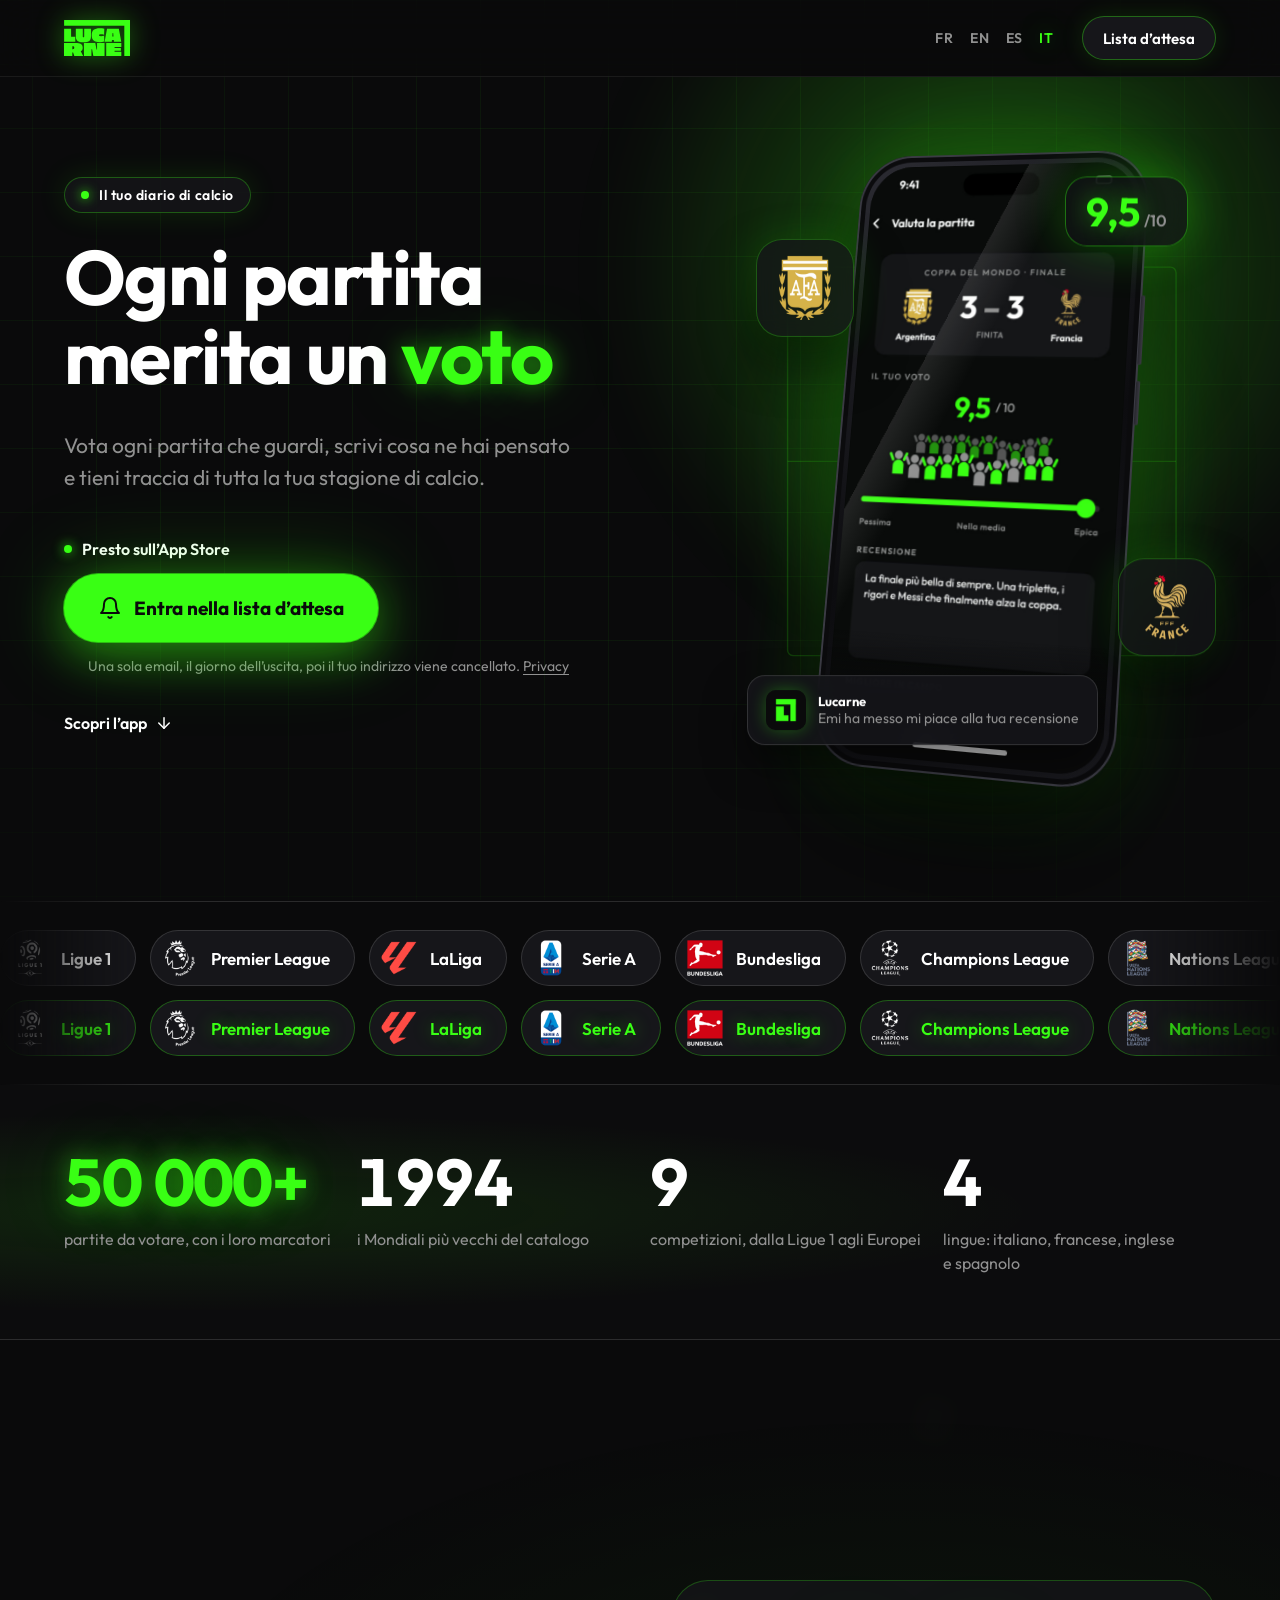
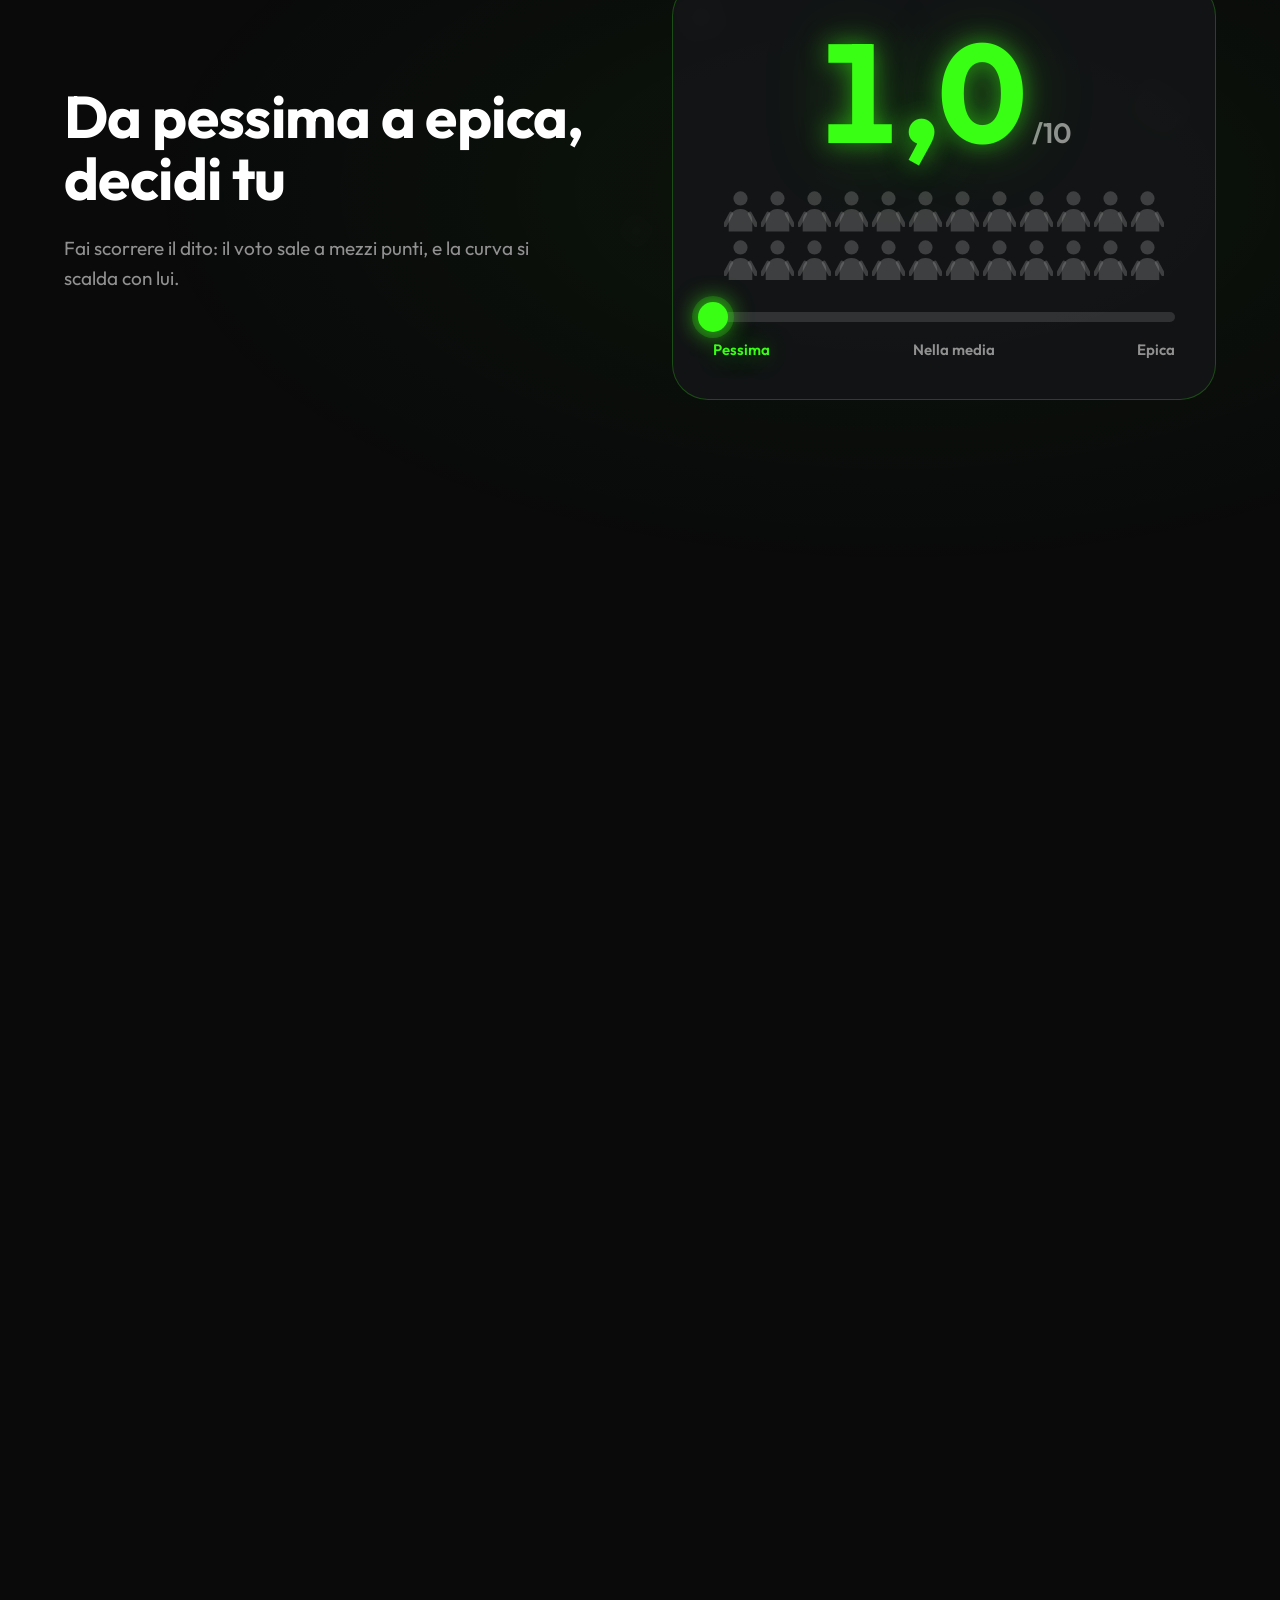
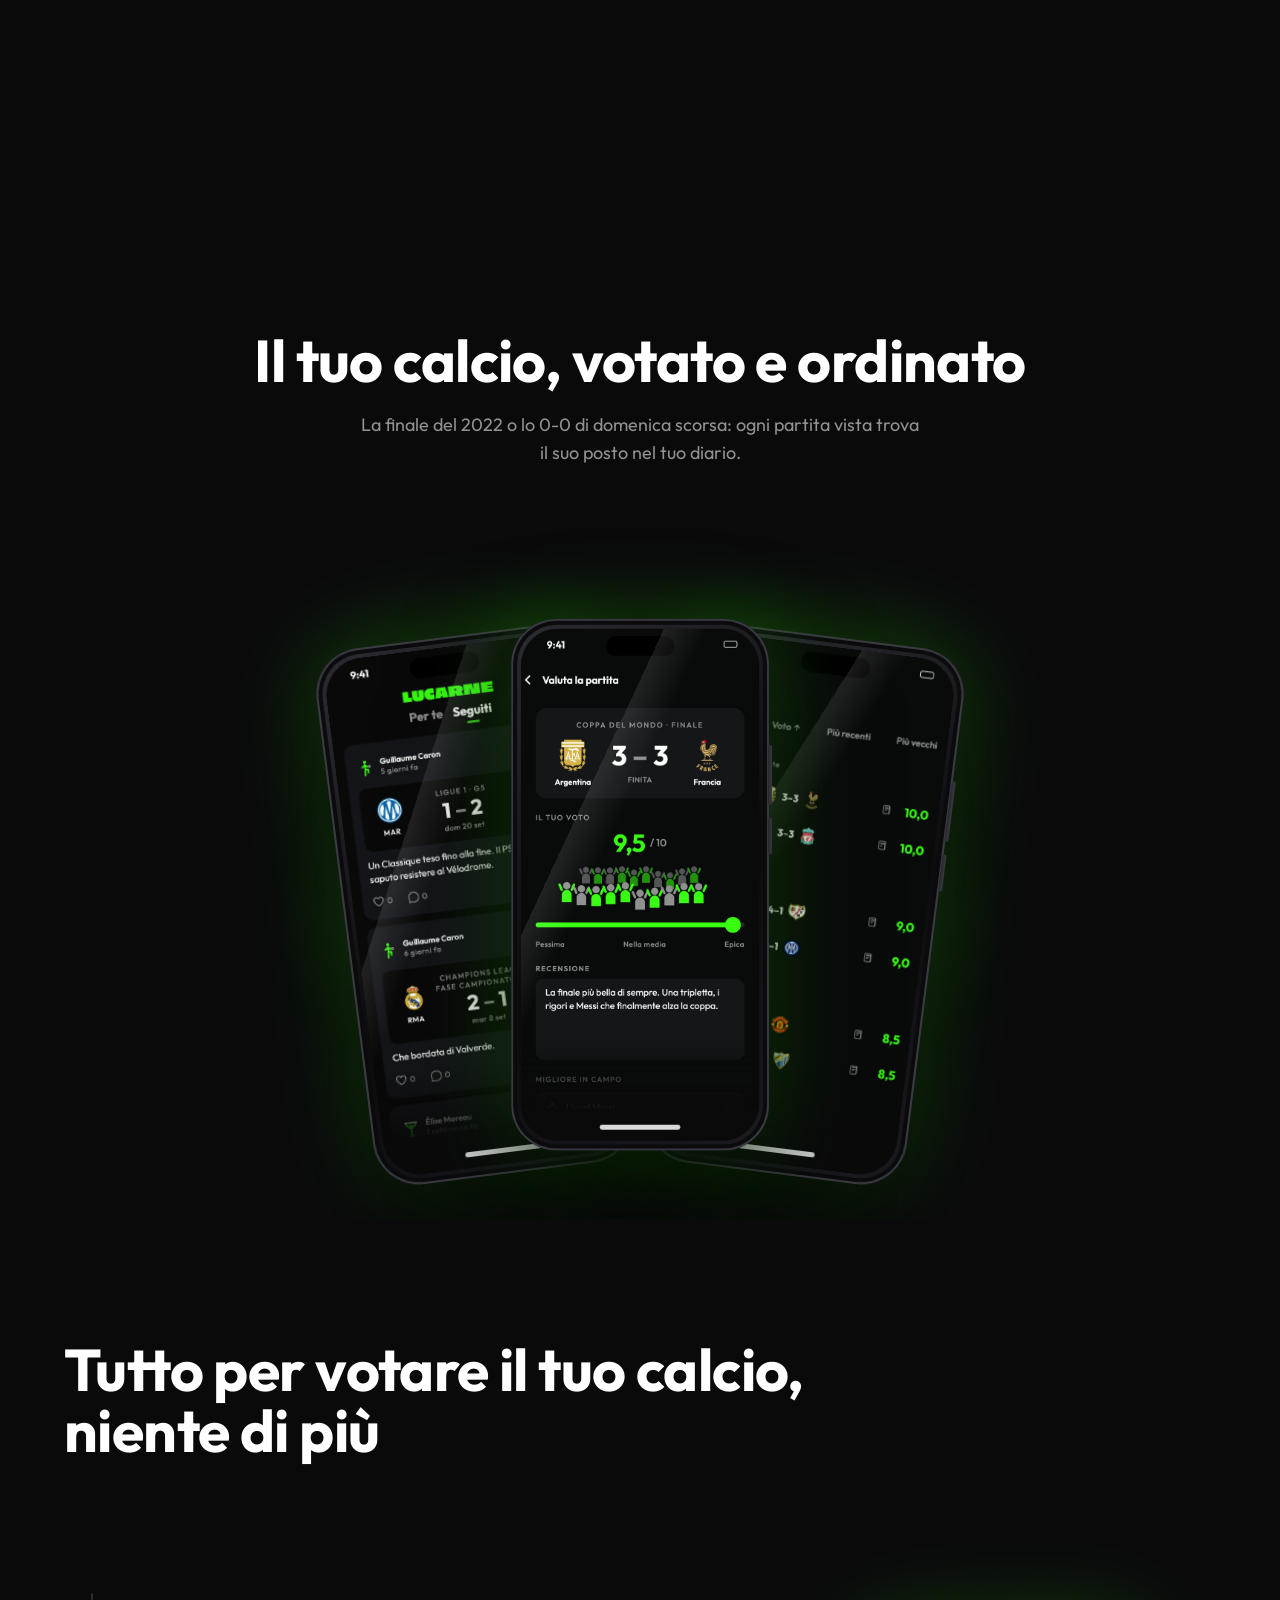
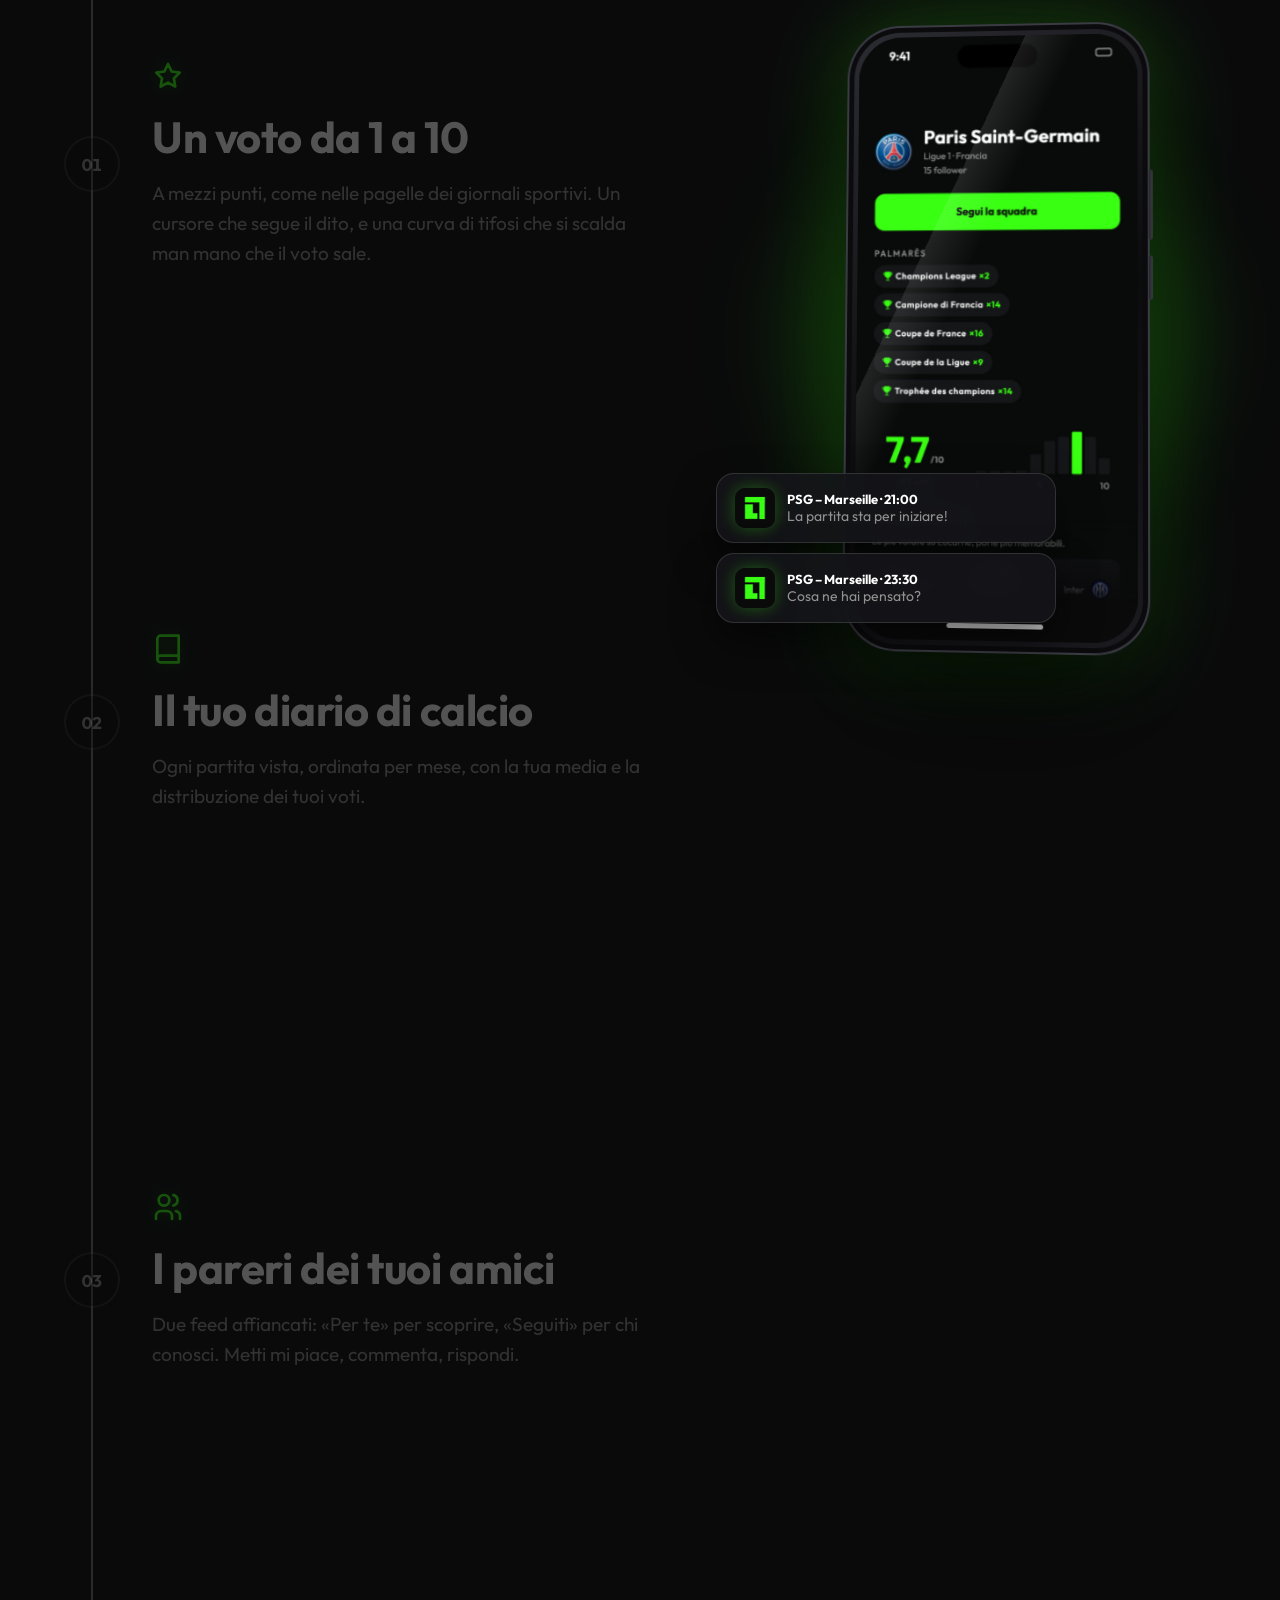
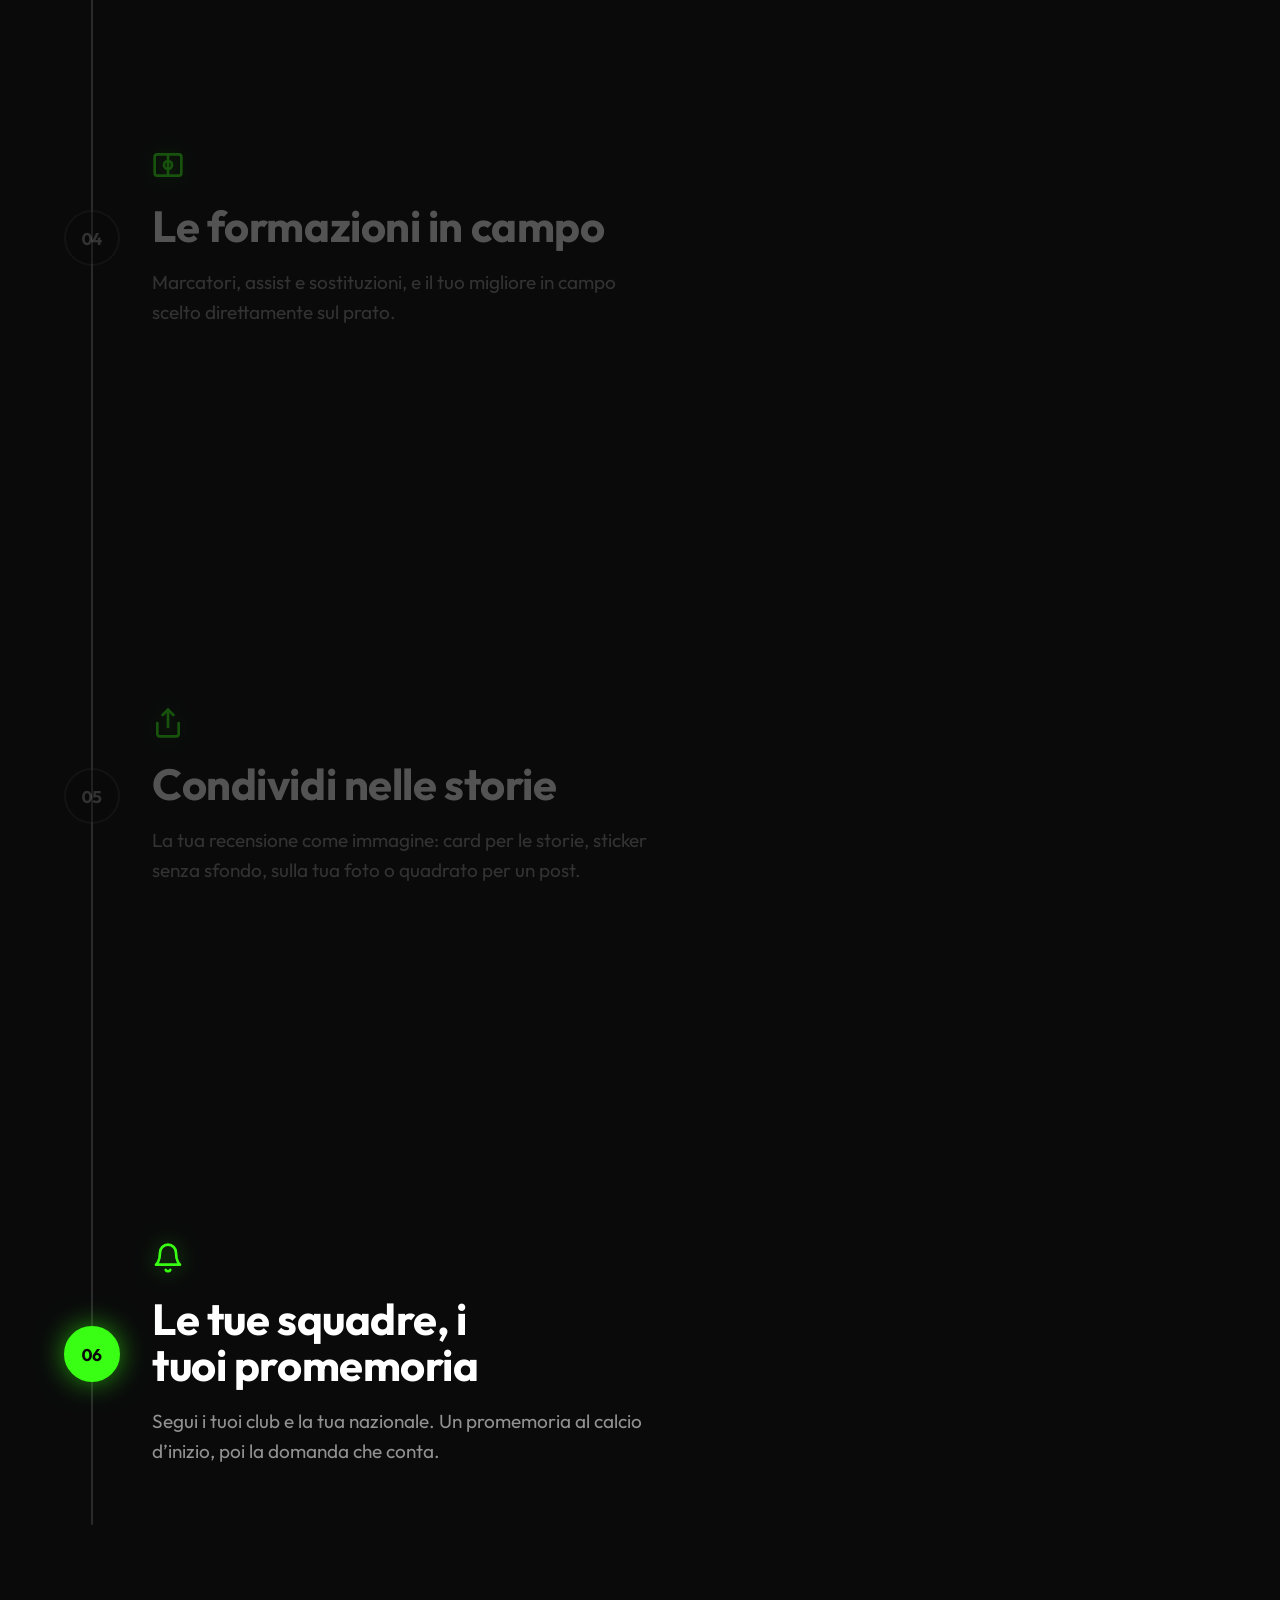
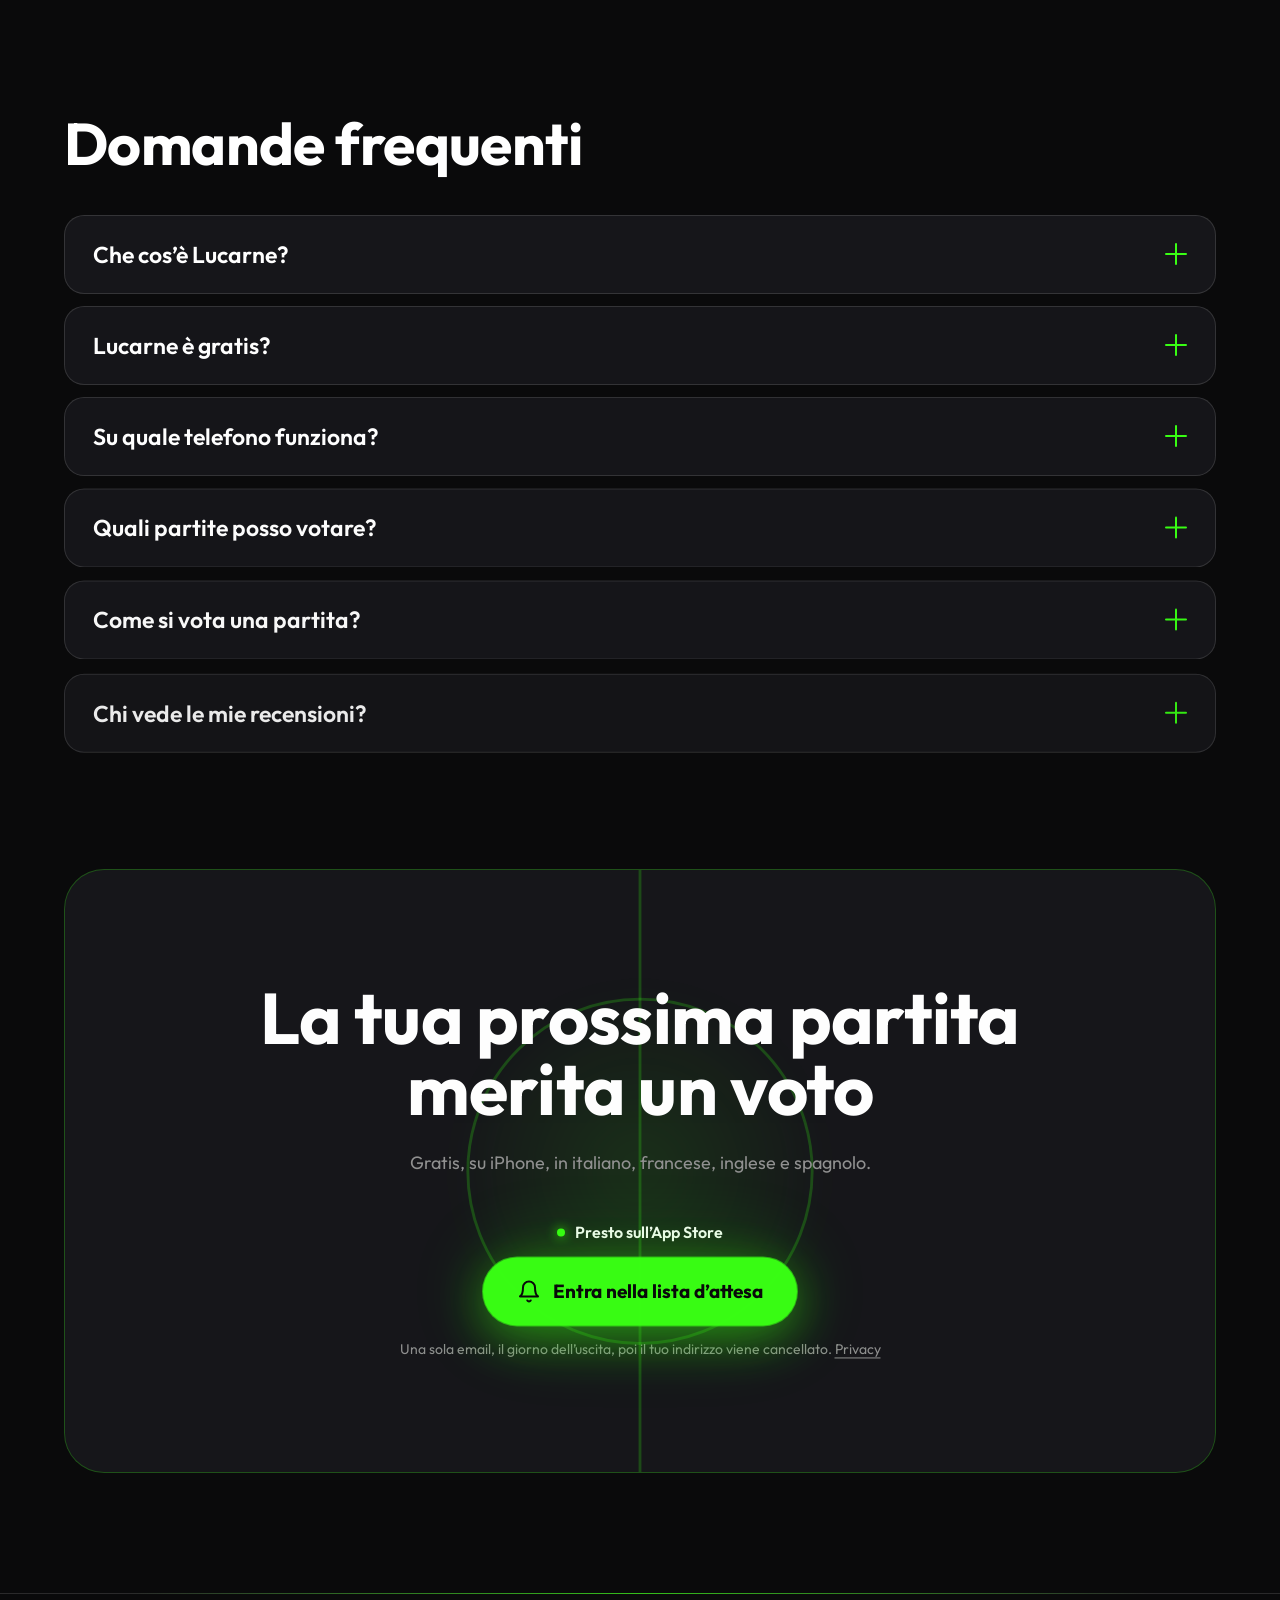
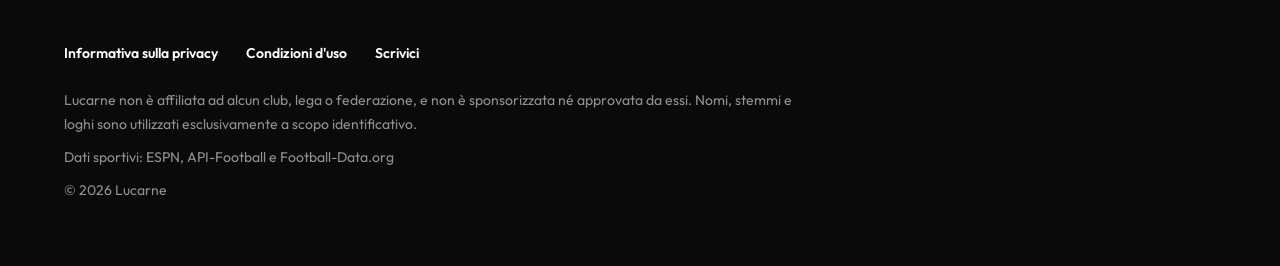
<file: it/index.html>
<!doctype html>
<html lang="it">
  <head>
    <meta charset="utf-8">
    <meta name="viewport" content="width=device-width, initial-scale=1">
    <title>Lucarne, l’app per votare le partite di calcio</title>
    <meta name="description" content="Vota ogni partita che guardi, scrivi cosa ne hai pensato e tieni traccia di tutta la tua stagione di calcio.">
    <link rel="canonical" href="https://lucarne.eu/it/">
    <link rel="alternate" hreflang="fr" href="https://lucarne.eu/">
    <link rel="alternate" hreflang="en" href="https://lucarne.eu/en/">
    <link rel="alternate" hreflang="es" href="https://lucarne.eu/es/">
    <link rel="alternate" hreflang="it" href="https://lucarne.eu/it/">
    <link rel="alternate" hreflang="x-default" href="https://lucarne.eu/">
    <meta name="theme-color" content="#0A0A0B">
    <meta property="og:type" content="website">
    <meta property="og:site_name" content="Lucarne">
    <meta property="og:url" content="https://lucarne.eu/it/">
    <meta property="og:locale" content="it_IT">
    <meta property="og:locale:alternate" content="fr_FR">
    <meta property="og:locale:alternate" content="en_GB">
    <meta property="og:locale:alternate" content="es_ES">
    <meta property="og:title" content="Lucarne, l’app per votare le partite di calcio">
    <meta property="og:description" content="Vota ogni partita che guardi, scrivi cosa ne hai pensato e tieni traccia di tutta la tua stagione di calcio.">
    <meta property="og:image" content="https://lucarne.eu/images/og/it.jpg">
    <meta property="og:image:width" content="1200">
    <meta property="og:image:height" content="630">
    <meta name="twitter:card" content="summary_large_image">
    <script type="application/ld+json">{"@context":"https://schema.org","@graph":[{"@type":"Organization","@id":"https://lucarne.eu/#organization","name":"Lucarne","url":"https://lucarne.eu/","logo":"https://lucarne.eu/apple-touch-icon.png","email":"lucarne.contact@gmail.com"},{"@type":"WebSite","@id":"https://lucarne.eu/#website","name":"Lucarne","url":"https://lucarne.eu/","inLanguage":["fr","en","es","it"],"publisher":{"@id":"https://lucarne.eu/#organization"}},{"@type":"MobileApplication","@id":"https://lucarne.eu/#app","name":"Lucarne","url":"https://lucarne.eu/it/","description":"Vota ogni partita che guardi, scrivi cosa ne hai pensato e tieni traccia di tutta la tua stagione di calcio.","operatingSystem":"iOS","applicationCategory":"SportsApplication","inLanguage":["fr","en","es","it"],"offers":{"@type":"Offer","price":"0","priceCurrency":"EUR"},"screenshot":["https://lucarne.eu/images/screens/it/01.jpg","https://lucarne.eu/images/screens/it/02.jpg","https://lucarne.eu/images/screens/it/03.jpg"],"publisher":{"@id":"https://lucarne.eu/#organization"}},{"@type":"FAQPage","@id":"https://lucarne.eu/it/#faq","inLanguage":"it","mainEntity":[{"@type":"Question","name":"Che cos’è Lucarne?","acceptedAnswer":{"@type":"Answer","text":"Un’app per iPhone per votare le partite di calcio che guardi. Dai un voto da 1 a 10, scrivi la tua recensione e leggi quelle dei tuoi amici. Come Letterboxd per i film, ma per il calcio."}},{"@type":"Question","name":"Lucarne è gratis?","acceptedAnswer":{"@type":"Answer","text":"Sì, del tutto. Qualche banner pubblicitario discreto compare negli elenchi, mai a schermo intero."}},{"@type":"Question","name":"Su quale telefono funziona?","acceptedAnswer":{"@type":"Answer","text":"Su iPhone, presto sull’App Store, in italiano, francese, inglese e spagnolo. Non esiste ancora una versione Android."}},{"@type":"Question","name":"Quali partite posso votare?","acceptedAnswer":{"@type":"Answer","text":"Più di 50 000 partite: la Ligue 1, la Premier League, LaLiga, la Serie A e la Bundesliga dal 2001, la Champions League dal 2002, ogni Mondiale dal 1994, ogni Europeo dal 2004 e la Nations League dalla sua nascita."}},{"@type":"Question","name":"Come si vota una partita?","acceptedAnswer":{"@type":"Answer","text":"Fai scorrere il dito da 1 a 10, a mezzi punti. Puoi aggiungere una recensione, il tuo migliore in campo scelto dalla formazione e il giorno in cui l’hai vista."}},{"@type":"Question","name":"Chi vede le mie recensioni?","acceptedAnswer":{"@type":"Answer","text":"Scegli tu, per ogni recensione: tutti, solo i tuoi follower o solo tu."}}]}]}</script>
    <link rel="icon" type="image/png" href="/favicon.png">
    <link rel="apple-touch-icon" href="/apple-touch-icon.png">
    <link rel="preload" href="/fonts/Outfit_700Bold.ttf" as="font" type="font/ttf" crossorigin>
    <link rel="stylesheet" href="/style.css">
  </head>
  <body class="home">
    <header class="site-header">
      <div class="wrap top">
        <a class="brand" href="/it/"><img src="/logo.svg" alt="Lucarne" width="74" height="40"></a>
        <nav class="top-nav" aria-label="Lingua">
          <ul class="langs"><li><a href="/" hreflang="fr" lang="fr" onclick="try{localStorage.setItem('lucarne.lang','fr')}catch(e){}">FR</a></li><li><a href="/en/" hreflang="en" lang="en" onclick="try{localStorage.setItem('lucarne.lang','en')}catch(e){}">EN</a></li><li><a href="/es/" hreflang="es" lang="es" onclick="try{localStorage.setItem('lucarne.lang','es')}catch(e){}">ES</a></li><li><a href="/it/" hreflang="it" lang="it" aria-current="true" onclick="try{localStorage.setItem('lucarne.lang','it')}catch(e){}">IT</a></li></ul>
          <a class="nav-cta" href="/it/#liste-attente" data-waitlist-jump>Lista d’attesa</a>
        </nav>
      </div>
    </header>
    <main>
      <section id="top" class="hero">
        <div class="hero-bg" aria-hidden="true">
          <div class="hero-glow"></div>
        </div>
        <div class="wrap hero-layout">
          <div class="hero-text">
            <p class="eyebrow" data-intro><span class="dot" aria-hidden="true"></span>Il tuo diario di calcio</p>
            <h1 class="headline" data-split>Ogni partita<br class="headline-break"> merita un <span class="accent glow-text">voto</span></h1>
            <p class="lead" data-intro>Vota ogni partita che guardi, scrivi cosa ne hai pensato e tieni traccia di tutta la tua stagione di calcio.</p>
            <div class="hero-actions" data-intro>
              <form class="waitlist" id="liste-attente" method="post" data-waitlist data-endpoint="https://xxgchbsaywdgcutpemwy.supabase.co/rest/v1/rpc/join_waitlist" data-key="eyJhbGciOiJIUzI1NiIsInR5cCI6IkpXVCJ9.eyJpc3MiOiJzdXBhYmFzZSIsInJlZiI6Inh4Z2NoYnNheXdkZ2N1dHBlbXd5Iiwicm9sZSI6ImFub24iLCJpYXQiOjE3ODYwOTEwMDAsImV4cCI6MjEwMTY2NzAwMH0.nHQpGqglrt9Osw1YAJye13Z4tgIn8VUc8vamEexLa3U" data-sending="Invio…" data-done="Fatto! Ti scriviamo il giorno dell’uscita." data-invalid="Questo indirizzo email non sembra valido." data-error="Non ha funzionato. Riprova tra un attimo." novalidate>
                <p class="waitlist-label"><span class="dot" aria-hidden="true"></span>Presto sull’App Store</p>
                <button class="cta magnetic waitlist-open" type="button" aria-controls="liste-haut-field" aria-expanded="true"><span class="cta-shine" aria-hidden="true"></span><svg width="32" height="32" viewBox="0 0 24 24" fill="none" stroke="currentColor" stroke-width="2" stroke-linecap="round" stroke-linejoin="round" aria-hidden="true"><path d="M18 8A6 6 0 0 0 6 8c0 7-3 9-3 9h18s-3-2-3-9"/><path d="M13.7 21a2 2 0 0 1-3.4 0"/></svg><span class="waitlist-button-text">Entra nella lista d’attesa</span></button>
                <div class="waitlist-field" id="liste-haut-field">
                  <input id="liste-haut" name="email" type="email" inputmode="email" autocomplete="email" autocapitalize="off" spellcheck="false" maxlength="254" required placeholder="tu@email.it" aria-label="Il tuo indirizzo email" aria-describedby="liste-haut-note liste-haut-status">
                  <button class="cta" type="submit"><span class="cta-shine" aria-hidden="true"></span><span class="waitlist-button-text">Avvisami</span></button>
                </div>
                <div class="waitlist-trap" aria-hidden="true"><label>Site <input name="site" type="text" tabindex="-1" autocomplete="off"></label></div>
                <p class="waitlist-status" id="liste-haut-status" role="status" aria-live="polite"></p>
                <p class="waitlist-note" id="liste-haut-note">Una sola email, il giorno dell’uscita, poi il tuo indirizzo viene cancellato. <a href="/it/legal/privacy/">Privacy</a></p>
              </form>
              <a class="discover" href="#fonctionnalites">Scopri l’app<svg width="18" height="18" viewBox="0 0 24 24" fill="none" stroke="currentColor" stroke-width="2" stroke-linecap="round" stroke-linejoin="round" aria-hidden="true"><path d="M12 5v14"/><path d="M19 12l-7 7-7-7"/></svg></a>
            </div>
          </div>
          <div class="hero-stage" data-stage>
            <svg class="pitch" aria-hidden="true" viewBox="0 0 600 600" preserveAspectRatio="xMidYMid meet"><g><rect x="30" y="30" width="540" height="540" rx="8"/><line x1="30" y1="300" x2="570" y2="300"/><circle cx="300" cy="300" r="88"/><rect x="170" y="30" width="260" height="100"/><rect x="170" y="470" width="260" height="100"/><rect x="235" y="30" width="130" height="40"/><rect x="235" y="530" width="130" height="40"/></g></svg>
            <div class="stage-glow" aria-hidden="true"></div>
            <div class="phone-3d" data-phone>
              <div class="phone phone-hero">
              <span class="phone-side phone-side-a" aria-hidden="true"></span>
              <span class="phone-side phone-side-b" aria-hidden="true"></span>
              <div class="phone-screen">
                <img class="screen is-active" src="/images/screens/it/01.jpg" alt="Schermata del voto di una partita, con il voto, la recensione e il migliore in campo" width="640" height="1296"><img class="screen" src="/images/screens/it/02.jpg" alt="Il feed delle recensioni dei tuoi amici" width="640" height="1296"><img class="screen" src="/images/screens/it/03.jpg" alt="Il tuo diario delle partite, ordinato per voto" width="640" height="1296"><img class="screen" src="/images/screens/it/04.jpg" alt="Lo studio per condividere una recensione nelle storie" width="640" height="1296"><img class="screen" src="/images/screens/it/05.jpg" alt="La formazione di una partita in campo, con i marcatori e il migliore in campo" width="640" height="1296"><img class="screen" src="/images/screens/it/06.jpg" alt="La pagina di una squadra, con il suo palmarès" width="640" height="1296">
                <span class="phone-glare" aria-hidden="true"></span>
              </div>
            </div>
            </div>
            <div class="phone-floor" aria-hidden="true"></div>
            <div class="float float-crest float-home" data-depth="70" data-float>
              <img src="/images/crests/argentina.png" alt="Argentina" width="96" height="96">
            </div>
            <div class="float float-crest float-away" data-depth="45" data-float>
              <img src="/images/crests/france.png" alt="Francia" width="96" height="96">
            </div>
            <div class="float float-rating" data-depth="90" data-float>
              <span class="float-rating-value" data-rating-count="9.5">9,5</span><span class="float-rating-max">/10</span>
            </div>
            <div class="float float-notif" data-depth="30" data-float>
              <div class="notif-row"><img class="notif-icon" src="/apple-touch-icon.png" alt="" width="40" height="40"><span class="notif-text"><span class="notif-title">Lucarne</span><span class="notif-body">Emi ha messo mi piace alla tua recensione</span></span></div>
            </div>
          </div>
        </div>
      </section>

      <section class="marquee" aria-label="Competizioni seguite">
        <div class="marquee-row">
          <ul class="marquee-track"><li><img src="/images/leagues/ligue-1.png" alt="" width="56" height="56">Ligue 1</li><li><img src="/images/leagues/premier-league.png" alt="" width="56" height="56">Premier League</li><li><img src="/images/leagues/liga.png" alt="" width="56" height="56">LaLiga</li><li><img src="/images/leagues/serie-a.png" alt="" width="56" height="56">Serie A</li><li><img src="/images/leagues/bundesliga.png" alt="" width="56" height="56">Bundesliga</li><li><img src="/images/leagues/champions-league.png" alt="" width="56" height="56">Champions League</li><li><img src="/images/leagues/nations-league.png" alt="" width="56" height="56">Nations League</li><li><img src="/images/leagues/world-cup.png" alt="" width="56" height="56">Mondiali</li><li><img src="/images/leagues/euro.png" alt="" width="56" height="56">Europei</li></ul>
          <ul class="marquee-track" aria-hidden="true"><li><img src="/images/leagues/ligue-1.png" alt="" width="56" height="56">Ligue 1</li><li><img src="/images/leagues/premier-league.png" alt="" width="56" height="56">Premier League</li><li><img src="/images/leagues/liga.png" alt="" width="56" height="56">LaLiga</li><li><img src="/images/leagues/serie-a.png" alt="" width="56" height="56">Serie A</li><li><img src="/images/leagues/bundesliga.png" alt="" width="56" height="56">Bundesliga</li><li><img src="/images/leagues/champions-league.png" alt="" width="56" height="56">Champions League</li><li><img src="/images/leagues/nations-league.png" alt="" width="56" height="56">Nations League</li><li><img src="/images/leagues/world-cup.png" alt="" width="56" height="56">Mondiali</li><li><img src="/images/leagues/euro.png" alt="" width="56" height="56">Europei</li></ul>
        </div>
        <div class="marquee-row marquee-reverse">
          <ul class="marquee-track"><li><img src="/images/leagues/ligue-1.png" alt="" width="56" height="56">Ligue 1</li><li><img src="/images/leagues/premier-league.png" alt="" width="56" height="56">Premier League</li><li><img src="/images/leagues/liga.png" alt="" width="56" height="56">LaLiga</li><li><img src="/images/leagues/serie-a.png" alt="" width="56" height="56">Serie A</li><li><img src="/images/leagues/bundesliga.png" alt="" width="56" height="56">Bundesliga</li><li><img src="/images/leagues/champions-league.png" alt="" width="56" height="56">Champions League</li><li><img src="/images/leagues/nations-league.png" alt="" width="56" height="56">Nations League</li><li><img src="/images/leagues/world-cup.png" alt="" width="56" height="56">Mondiali</li><li><img src="/images/leagues/euro.png" alt="" width="56" height="56">Europei</li></ul>
          <ul class="marquee-track" aria-hidden="true"><li><img src="/images/leagues/ligue-1.png" alt="" width="56" height="56">Ligue 1</li><li><img src="/images/leagues/premier-league.png" alt="" width="56" height="56">Premier League</li><li><img src="/images/leagues/liga.png" alt="" width="56" height="56">LaLiga</li><li><img src="/images/leagues/serie-a.png" alt="" width="56" height="56">Serie A</li><li><img src="/images/leagues/bundesliga.png" alt="" width="56" height="56">Bundesliga</li><li><img src="/images/leagues/champions-league.png" alt="" width="56" height="56">Champions League</li><li><img src="/images/leagues/nations-league.png" alt="" width="56" height="56">Nations League</li><li><img src="/images/leagues/world-cup.png" alt="" width="56" height="56">Mondiali</li><li><img src="/images/leagues/euro.png" alt="" width="56" height="56">Europei</li></ul>
        </div>
      </section>

      <section class="stats-band" aria-label="Lucarne in cifre">
        <div class="wrap stats" data-reveal>
          <div class="stat" data-reveal-item><p class="stat-value accent glow-text" data-count="50000" data-from="0" data-final="50 000+">50 000+</p><p class="stat-label">partite da votare, con i loro marcatori</p></div>
          <div class="stat" data-reveal-item><p class="stat-value" data-count="1994" data-from="1930" data-final="1994">1994</p><p class="stat-label">i Mondiali più vecchi del catalogo</p></div>
          <div class="stat" data-reveal-item><p class="stat-value" data-count="9" data-from="0" data-final="9">9</p><p class="stat-label">competizioni, dalla Ligue 1 agli Europei</p></div>
          <div class="stat" data-reveal-item><p class="stat-value" data-count="4" data-from="0" data-final="4">4</p><p class="stat-label">lingue: italiano, francese, inglese e spagnolo</p></div>
        </div>
      </section>

      <section class="meter-section" aria-labelledby="note-titre" data-meter-section>
        <div class="wrap meter-layout">
          <div class="meter-text" data-reveal>
            <h2 id="note-titre" data-reveal-item>Da pessima a epica, decidi tu</h2>
            <p data-reveal-item>Fai scorrere il dito: il voto sale a mezzi punti, e la curva si scalda con lui.</p>
          </div>
          <div class="meter" data-lang="it">
            <p class="meter-value"><span data-meter-value>10,0</span><span class="meter-max">/10</span></p>
            <div class="meter-crowd" aria-hidden="true"><span class="supporter lit"><svg viewBox="0 0 28 36" aria-hidden="true"><path class="arm" d="M6 21 L2 11"/><path class="arm" d="M22 21 L26 11"/><circle cx="14" cy="8" r="6"/><path d="M4 36v-9a10 10 0 0 1 20 0v9z"/></svg></span><span class="supporter lit"><svg viewBox="0 0 28 36" aria-hidden="true"><path class="arm" d="M6 21 L2 11"/><path class="arm" d="M22 21 L26 11"/><circle cx="14" cy="8" r="6"/><path d="M4 36v-9a10 10 0 0 1 20 0v9z"/></svg></span><span class="supporter lit"><svg viewBox="0 0 28 36" aria-hidden="true"><path class="arm" d="M6 21 L2 11"/><path class="arm" d="M22 21 L26 11"/><circle cx="14" cy="8" r="6"/><path d="M4 36v-9a10 10 0 0 1 20 0v9z"/></svg></span><span class="supporter lit"><svg viewBox="0 0 28 36" aria-hidden="true"><path class="arm" d="M6 21 L2 11"/><path class="arm" d="M22 21 L26 11"/><circle cx="14" cy="8" r="6"/><path d="M4 36v-9a10 10 0 0 1 20 0v9z"/></svg></span><span class="supporter lit"><svg viewBox="0 0 28 36" aria-hidden="true"><path class="arm" d="M6 21 L2 11"/><path class="arm" d="M22 21 L26 11"/><circle cx="14" cy="8" r="6"/><path d="M4 36v-9a10 10 0 0 1 20 0v9z"/></svg></span><span class="supporter lit"><svg viewBox="0 0 28 36" aria-hidden="true"><path class="arm" d="M6 21 L2 11"/><path class="arm" d="M22 21 L26 11"/><circle cx="14" cy="8" r="6"/><path d="M4 36v-9a10 10 0 0 1 20 0v9z"/></svg></span><span class="supporter lit"><svg viewBox="0 0 28 36" aria-hidden="true"><path class="arm" d="M6 21 L2 11"/><path class="arm" d="M22 21 L26 11"/><circle cx="14" cy="8" r="6"/><path d="M4 36v-9a10 10 0 0 1 20 0v9z"/></svg></span><span class="supporter lit"><svg viewBox="0 0 28 36" aria-hidden="true"><path class="arm" d="M6 21 L2 11"/><path class="arm" d="M22 21 L26 11"/><circle cx="14" cy="8" r="6"/><path d="M4 36v-9a10 10 0 0 1 20 0v9z"/></svg></span><span class="supporter lit"><svg viewBox="0 0 28 36" aria-hidden="true"><path class="arm" d="M6 21 L2 11"/><path class="arm" d="M22 21 L26 11"/><circle cx="14" cy="8" r="6"/><path d="M4 36v-9a10 10 0 0 1 20 0v9z"/></svg></span><span class="supporter lit"><svg viewBox="0 0 28 36" aria-hidden="true"><path class="arm" d="M6 21 L2 11"/><path class="arm" d="M22 21 L26 11"/><circle cx="14" cy="8" r="6"/><path d="M4 36v-9a10 10 0 0 1 20 0v9z"/></svg></span><span class="supporter lit"><svg viewBox="0 0 28 36" aria-hidden="true"><path class="arm" d="M6 21 L2 11"/><path class="arm" d="M22 21 L26 11"/><circle cx="14" cy="8" r="6"/><path d="M4 36v-9a10 10 0 0 1 20 0v9z"/></svg></span><span class="supporter lit"><svg viewBox="0 0 28 36" aria-hidden="true"><path class="arm" d="M6 21 L2 11"/><path class="arm" d="M22 21 L26 11"/><circle cx="14" cy="8" r="6"/><path d="M4 36v-9a10 10 0 0 1 20 0v9z"/></svg></span><span class="supporter lit"><svg viewBox="0 0 28 36" aria-hidden="true"><path class="arm" d="M6 21 L2 11"/><path class="arm" d="M22 21 L26 11"/><circle cx="14" cy="8" r="6"/><path d="M4 36v-9a10 10 0 0 1 20 0v9z"/></svg></span><span class="supporter lit"><svg viewBox="0 0 28 36" aria-hidden="true"><path class="arm" d="M6 21 L2 11"/><path class="arm" d="M22 21 L26 11"/><circle cx="14" cy="8" r="6"/><path d="M4 36v-9a10 10 0 0 1 20 0v9z"/></svg></span><span class="supporter lit"><svg viewBox="0 0 28 36" aria-hidden="true"><path class="arm" d="M6 21 L2 11"/><path class="arm" d="M22 21 L26 11"/><circle cx="14" cy="8" r="6"/><path d="M4 36v-9a10 10 0 0 1 20 0v9z"/></svg></span><span class="supporter lit"><svg viewBox="0 0 28 36" aria-hidden="true"><path class="arm" d="M6 21 L2 11"/><path class="arm" d="M22 21 L26 11"/><circle cx="14" cy="8" r="6"/><path d="M4 36v-9a10 10 0 0 1 20 0v9z"/></svg></span><span class="supporter lit"><svg viewBox="0 0 28 36" aria-hidden="true"><path class="arm" d="M6 21 L2 11"/><path class="arm" d="M22 21 L26 11"/><circle cx="14" cy="8" r="6"/><path d="M4 36v-9a10 10 0 0 1 20 0v9z"/></svg></span><span class="supporter lit"><svg viewBox="0 0 28 36" aria-hidden="true"><path class="arm" d="M6 21 L2 11"/><path class="arm" d="M22 21 L26 11"/><circle cx="14" cy="8" r="6"/><path d="M4 36v-9a10 10 0 0 1 20 0v9z"/></svg></span><span class="supporter lit"><svg viewBox="0 0 28 36" aria-hidden="true"><path class="arm" d="M6 21 L2 11"/><path class="arm" d="M22 21 L26 11"/><circle cx="14" cy="8" r="6"/><path d="M4 36v-9a10 10 0 0 1 20 0v9z"/></svg></span><span class="supporter lit"><svg viewBox="0 0 28 36" aria-hidden="true"><path class="arm" d="M6 21 L2 11"/><path class="arm" d="M22 21 L26 11"/><circle cx="14" cy="8" r="6"/><path d="M4 36v-9a10 10 0 0 1 20 0v9z"/></svg></span><span class="supporter lit"><svg viewBox="0 0 28 36" aria-hidden="true"><path class="arm" d="M6 21 L2 11"/><path class="arm" d="M22 21 L26 11"/><circle cx="14" cy="8" r="6"/><path d="M4 36v-9a10 10 0 0 1 20 0v9z"/></svg></span><span class="supporter lit"><svg viewBox="0 0 28 36" aria-hidden="true"><path class="arm" d="M6 21 L2 11"/><path class="arm" d="M22 21 L26 11"/><circle cx="14" cy="8" r="6"/><path d="M4 36v-9a10 10 0 0 1 20 0v9z"/></svg></span><span class="supporter lit"><svg viewBox="0 0 28 36" aria-hidden="true"><path class="arm" d="M6 21 L2 11"/><path class="arm" d="M22 21 L26 11"/><circle cx="14" cy="8" r="6"/><path d="M4 36v-9a10 10 0 0 1 20 0v9z"/></svg></span><span class="supporter lit"><svg viewBox="0 0 28 36" aria-hidden="true"><path class="arm" d="M6 21 L2 11"/><path class="arm" d="M22 21 L26 11"/><circle cx="14" cy="8" r="6"/><path d="M4 36v-9a10 10 0 0 1 20 0v9z"/></svg></span></div>
            <div class="meter-gauge" aria-hidden="true">
              <div class="meter-fill" data-meter-fill></div>
              <span class="meter-thumb" data-meter-thumb></span>
            </div>
            <div class="meter-anchors" aria-hidden="true"><span data-anchor="0">Pessima</span><span data-anchor="1">Nella media</span><span data-anchor="2" class="is-on">Epica</span></div>
          </div>
        </div>
      </section>

      <section class="screens-section" aria-labelledby="ecrans">
        <div class="wrap section-head" data-reveal>
          <h2 id="ecrans" data-reveal-item>Il tuo calcio, votato e ordinato</h2>
          <p data-reveal-item>La finale del 2022 o lo 0-0 di domenica scorsa: ogni partita vista trova il suo posto nel tuo diario.</p>
        </div>
        <div class="fan" data-fan>
          <div class="fan-item fan-left"><div class="phone phone-mini">
              <span class="phone-side phone-side-a" aria-hidden="true"></span>
              <span class="phone-side phone-side-b" aria-hidden="true"></span>
              <div class="phone-screen">
                <img class="screen is-active" src="/images/screens/it/02.jpg" alt="Il feed delle recensioni dei tuoi amici" width="640" height="1296">
                <span class="phone-glare" aria-hidden="true"></span>
              </div>
            </div></div>
          <div class="fan-item fan-center"><div class="phone phone-mini">
              <span class="phone-side phone-side-a" aria-hidden="true"></span>
              <span class="phone-side phone-side-b" aria-hidden="true"></span>
              <div class="phone-screen">
                <img class="screen is-active" src="/images/screens/it/01.jpg" alt="Schermata del voto di una partita, con il voto, la recensione e il migliore in campo" width="640" height="1296">
                <span class="phone-glare" aria-hidden="true"></span>
              </div>
            </div></div>
          <div class="fan-item fan-right"><div class="phone phone-mini">
              <span class="phone-side phone-side-a" aria-hidden="true"></span>
              <span class="phone-side phone-side-b" aria-hidden="true"></span>
              <div class="phone-screen">
                <img class="screen is-active" src="/images/screens/it/03.jpg" alt="Il tuo diario delle partite, ordinato per voto" width="640" height="1296">
                <span class="phone-glare" aria-hidden="true"></span>
              </div>
            </div></div>
        </div>
      </section>

      <section id="fonctionnalites" class="features" aria-labelledby="fonctions-titre">
        <div class="wrap">
          <h2 id="fonctions-titre" data-reveal-single>Tutto per votare il tuo calcio, niente di più</h2>
        </div>
        <div class="wrap story" data-story>
          <ol class="story-steps">
            <li class="story-step is-active">
              <span class="story-index" aria-hidden="true">01</span>
              <div class="story-copy"><svg width="32" height="32" viewBox="0 0 24 24" fill="none" stroke="currentColor" stroke-width="2" stroke-linejoin="round" aria-hidden="true"><path d="M12 3l2.7 5.6 6.1.9-4.4 4.3 1 6.1L12 17l-5.5 2.9 1-6.1L3.2 9.5l6.1-.9z"/></svg>
                <h3>Un voto da 1 a 10</h3>
                <p>A mezzi punti, come nelle pagelle dei giornali sportivi. Un cursore che segue il dito, e una curva di tifosi che si scalda man mano che il voto sale.</p>
              </div>
              <div class="story-shot" aria-hidden="true"><div class="peek-phone" style="--shift:0px"><img src="/images/screens/it/01.jpg" alt="" width="640" height="1296" loading="lazy"></div></div>
            </li>
            <li class="story-step">
              <span class="story-index" aria-hidden="true">02</span>
              <div class="story-copy"><svg width="32" height="32" viewBox="0 0 24 24" fill="none" stroke="currentColor" stroke-width="2" stroke-linecap="round" stroke-linejoin="round" aria-hidden="true"><path d="M4 19.5A2.5 2.5 0 0 1 6.5 17H20"/><path d="M6.5 2H20v20H6.5A2.5 2.5 0 0 1 4 19.5v-15A2.5 2.5 0 0 1 6.5 2z"/></svg>
                <h3>Il tuo diario di calcio</h3>
                <p>Ogni partita vista, ordinata per mese, con la tua media e la distribuzione dei tuoi voti.</p>
              </div>
              <div class="story-shot" aria-hidden="true"><div class="peek-phone" style="--shift:0px"><img src="/images/screens/it/03.jpg" alt="" width="640" height="1296" loading="lazy"></div></div>
            </li>
            <li class="story-step">
              <span class="story-index" aria-hidden="true">03</span>
              <div class="story-copy"><svg width="32" height="32" viewBox="0 0 24 24" fill="none" stroke="currentColor" stroke-width="2" stroke-linecap="round" stroke-linejoin="round" aria-hidden="true"><circle cx="9" cy="7" r="4"/><path d="M3 21v-2a4 4 0 0 1 4-4h4a4 4 0 0 1 4 4v2"/><path d="M16 3.1a4 4 0 0 1 0 7.8"/><path d="M21 21v-2a4 4 0 0 0-3-3.9"/></svg>
                <h3>I pareri dei tuoi amici</h3>
                <p>Due feed affiancati: «Per te» per scoprire, «Seguiti» per chi conosci. Metti mi piace, commenta, rispondi.</p>
              </div>
              <div class="story-shot" aria-hidden="true"><div class="peek-phone" style="--shift:0px"><img src="/images/screens/it/02.jpg" alt="" width="640" height="1296" loading="lazy"></div></div>
            </li>
            <li class="story-step">
              <span class="story-index" aria-hidden="true">04</span>
              <div class="story-copy"><svg width="32" height="32" viewBox="0 0 24 24" fill="none" stroke="currentColor" stroke-width="2" stroke-linecap="round" stroke-linejoin="round" aria-hidden="true"><rect x="2" y="4" width="20" height="16" rx="2"/><path d="M12 4v16"/><circle cx="12" cy="12" r="3"/></svg>
                <h3>Le formazioni in campo</h3>
                <p>Marcatori, assist e sostituzioni, e il tuo migliore in campo scelto direttamente sul prato.</p>
              </div>
              <div class="story-shot" aria-hidden="true"><div class="peek-phone" style="--shift:0px"><img src="/images/screens/it/05.jpg" alt="" width="640" height="1296" loading="lazy"></div></div>
            </li>
            <li class="story-step">
              <span class="story-index" aria-hidden="true">05</span>
              <div class="story-copy"><svg width="32" height="32" viewBox="0 0 24 24" fill="none" stroke="currentColor" stroke-width="2" stroke-linecap="round" stroke-linejoin="round" aria-hidden="true"><path d="M4 12v8a2 2 0 0 0 2 2h12a2 2 0 0 0 2-2v-8"/><path d="M16 6l-4-4-4 4"/><path d="M12 2v13"/></svg>
                <h3>Condividi nelle storie</h3>
                <p>La tua recensione come immagine: card per le storie, sticker senza sfondo, sulla tua foto o quadrato per un post.</p>
              </div>
              <div class="story-shot" aria-hidden="true"><div class="peek-phone" style="--shift:0px"><img src="/images/screens/it/04.jpg" alt="" width="640" height="1296" loading="lazy"></div></div>
            </li>
            <li class="story-step">
              <span class="story-index" aria-hidden="true">06</span>
              <div class="story-copy"><svg width="32" height="32" viewBox="0 0 24 24" fill="none" stroke="currentColor" stroke-width="2" stroke-linecap="round" stroke-linejoin="round" aria-hidden="true"><path d="M18 8A6 6 0 0 0 6 8c0 7-3 9-3 9h18s-3-2-3-9"/><path d="M13.7 21a2 2 0 0 1-3.4 0"/></svg>
                <h3>Le tue squadre, i tuoi promemoria</h3>
                <p>Segui i tuoi club e la tua nazionale. Un promemoria al calcio d’inizio, poi la domanda che conta.</p>
              </div>
              <div class="story-shot" aria-hidden="true"><div class="story-shot-notifs"><div class="notif-row"><img class="notif-icon" src="/apple-touch-icon.png" alt="" width="40" height="40"><span class="notif-text"><span class="notif-title">PSG – Marseille · 21:00</span><span class="notif-body">La partita sta per iniziare!</span></span></div>
              <div class="notif-row"><img class="notif-icon" src="/apple-touch-icon.png" alt="" width="40" height="40"><span class="notif-text"><span class="notif-title">PSG – Marseille · 23:30</span><span class="notif-body">Cosa ne hai pensato?</span></span></div></div></div>
            </li>
          </ol>
          <div class="story-stage">
            <div class="story-glow" aria-hidden="true"></div>
            <div class="story-phone" data-story-phone>
              <div class="phone phone-story">
              <span class="phone-side phone-side-a" aria-hidden="true"></span>
              <span class="phone-side phone-side-b" aria-hidden="true"></span>
              <div class="phone-screen">
                <img class="screen is-active" src="/images/screens/it/01.jpg" alt="Schermata del voto di una partita, con il voto, la recensione e il migliore in campo" width="640" height="1296"><img class="screen" src="/images/screens/it/03.jpg" alt="Il tuo diario delle partite, ordinato per voto" width="640" height="1296"><img class="screen" src="/images/screens/it/02.jpg" alt="Il feed delle recensioni dei tuoi amici" width="640" height="1296"><img class="screen" src="/images/screens/it/05.jpg" alt="La formazione di una partita in campo, con i marcatori e il migliore in campo" width="640" height="1296"><img class="screen" src="/images/screens/it/04.jpg" alt="Lo studio per condividere una recensione nelle storie" width="640" height="1296"><img class="screen" src="/images/screens/it/06.jpg" alt="La pagina di una squadra, con il suo palmarès" width="640" height="1296">
                <span class="phone-glare" aria-hidden="true"></span>
              </div>
            </div>
            </div>
            <div class="story-notifs" aria-hidden="true">
              <div class="notif-row"><img class="notif-icon" src="/apple-touch-icon.png" alt="" width="40" height="40"><span class="notif-text"><span class="notif-title">PSG – Marseille · 21:00</span><span class="notif-body">La partita sta per iniziare!</span></span></div>
              <div class="notif-row"><img class="notif-icon" src="/apple-touch-icon.png" alt="" width="40" height="40"><span class="notif-text"><span class="notif-title">PSG – Marseille · 23:30</span><span class="notif-body">Cosa ne hai pensato?</span></span></div>
            </div>
          </div>
        </div>
      </section>

      <section class="wrap faq-section" aria-labelledby="faq-titre">
        <h2 id="faq-titre" data-reveal-single>Domande frequenti</h2>
        <div class="faq" data-reveal>
          <details class="faq-item" data-reveal-item>
            <summary><h3>Che cos’è Lucarne?</h3><span class="faq-icon" aria-hidden="true"></span></summary>
            <p>Un’app per iPhone per votare le partite di calcio che guardi. Dai un voto da 1 a 10, scrivi la tua recensione e leggi quelle dei tuoi amici. Come Letterboxd per i film, ma per il calcio.</p>
          </details>
          <details class="faq-item" data-reveal-item>
            <summary><h3>Lucarne è gratis?</h3><span class="faq-icon" aria-hidden="true"></span></summary>
            <p>Sì, del tutto. Qualche banner pubblicitario discreto compare negli elenchi, mai a schermo intero.</p>
          </details>
          <details class="faq-item" data-reveal-item>
            <summary><h3>Su quale telefono funziona?</h3><span class="faq-icon" aria-hidden="true"></span></summary>
            <p>Su iPhone, presto sull’App Store, in italiano, francese, inglese e spagnolo. Non esiste ancora una versione Android.</p>
          </details>
          <details class="faq-item" data-reveal-item>
            <summary><h3>Quali partite posso votare?</h3><span class="faq-icon" aria-hidden="true"></span></summary>
            <p>Più di 50 000 partite: la Ligue 1, la Premier League, LaLiga, la Serie A e la Bundesliga dal 2001, la Champions League dal 2002, ogni Mondiale dal 1994, ogni Europeo dal 2004 e la Nations League dalla sua nascita.</p>
          </details>
          <details class="faq-item" data-reveal-item>
            <summary><h3>Come si vota una partita?</h3><span class="faq-icon" aria-hidden="true"></span></summary>
            <p>Fai scorrere il dito da 1 a 10, a mezzi punti. Puoi aggiungere una recensione, il tuo migliore in campo scelto dalla formazione e il giorno in cui l’hai vista.</p>
          </details>
          <details class="faq-item" data-reveal-item>
            <summary><h3>Chi vede le mie recensioni?</h3><span class="faq-icon" aria-hidden="true"></span></summary>
            <p>Scegli tu, per ogni recensione: tutti, solo i tuoi follower o solo tu.</p>
          </details>
        </div>
      </section>

      <section id="telecharger" class="wrap final-section" aria-labelledby="cta-final">
        <div class="final" data-final>
          <div class="final-glow" aria-hidden="true"></div>
          <svg class="pitch" aria-hidden="true" viewBox="0 0 1200 420" preserveAspectRatio="xMidYMid slice"><g><line x1="600" y1="0" x2="600" y2="420"/><circle cx="600" cy="210" r="120"/><rect x="-2" y="90" width="150" height="240"/><rect x="1052" y="90" width="150" height="240"/></g></svg>
          <div class="final-content" data-reveal>
            <h2 id="cta-final" data-reveal-item>La tua prossima partita merita un voto</h2>
            <p data-reveal-item>Gratis, su iPhone, in italiano, francese, inglese e spagnolo.</p>
            <div data-reveal-item><form class="waitlist" method="post" data-waitlist data-endpoint="https://xxgchbsaywdgcutpemwy.supabase.co/rest/v1/rpc/join_waitlist" data-key="eyJhbGciOiJIUzI1NiIsInR5cCI6IkpXVCJ9.eyJpc3MiOiJzdXBhYmFzZSIsInJlZiI6Inh4Z2NoYnNheXdkZ2N1dHBlbXd5Iiwicm9sZSI6ImFub24iLCJpYXQiOjE3ODYwOTEwMDAsImV4cCI6MjEwMTY2NzAwMH0.nHQpGqglrt9Osw1YAJye13Z4tgIn8VUc8vamEexLa3U" data-sending="Invio…" data-done="Fatto! Ti scriviamo il giorno dell’uscita." data-invalid="Questo indirizzo email non sembra valido." data-error="Non ha funzionato. Riprova tra un attimo." novalidate>
                <p class="waitlist-label"><span class="dot" aria-hidden="true"></span>Presto sull’App Store</p>
                <button class="cta magnetic waitlist-open" type="button" aria-controls="liste-fin-field" aria-expanded="true"><span class="cta-shine" aria-hidden="true"></span><svg width="32" height="32" viewBox="0 0 24 24" fill="none" stroke="currentColor" stroke-width="2" stroke-linecap="round" stroke-linejoin="round" aria-hidden="true"><path d="M18 8A6 6 0 0 0 6 8c0 7-3 9-3 9h18s-3-2-3-9"/><path d="M13.7 21a2 2 0 0 1-3.4 0"/></svg><span class="waitlist-button-text">Entra nella lista d’attesa</span></button>
                <div class="waitlist-field" id="liste-fin-field">
                  <input id="liste-fin" name="email" type="email" inputmode="email" autocomplete="email" autocapitalize="off" spellcheck="false" maxlength="254" required placeholder="tu@email.it" aria-label="Il tuo indirizzo email" aria-describedby="liste-fin-note liste-fin-status">
                  <button class="cta" type="submit"><span class="cta-shine" aria-hidden="true"></span><span class="waitlist-button-text">Avvisami</span></button>
                </div>
                <div class="waitlist-trap" aria-hidden="true"><label>Site <input name="site" type="text" tabindex="-1" autocomplete="off"></label></div>
                <p class="waitlist-status" id="liste-fin-status" role="status" aria-live="polite"></p>
                <p class="waitlist-note" id="liste-fin-note">Una sola email, il giorno dell’uscita, poi il tuo indirizzo viene cancellato. <a href="/it/legal/privacy/">Privacy</a></p>
              </form></div>
          </div>
        </div>
      </section>
    </main>
    <footer class="footer">
      <div class="wrap">
        <nav aria-label="Link legali">
          <ul>
            <li><a href="/it/legal/privacy/">Informativa sulla privacy</a></li>
            <li><a href="/it/legal/terms/">Condizioni d'uso</a></li>
            <li><a href="mailto:lucarne.contact@gmail.com">Scrivici</a></li>
          </ul>
        </nav>
        <p>Lucarne non è affiliata ad alcun club, lega o federazione, e non è sponsorizzata né approvata da essi. Nomi, stemmi e loghi sono utilizzati esclusivamente a scopo identificativo.</p>
        <p>Dati sportivi: ESPN, <span class="nowrap">API-Football</span> e <span class="nowrap">Football-Data.org</span></p>
        <p>© 2026 Lucarne</p>
      </div>
    </footer>
    <script src="/waitlist.js" defer></script>
    <script src="/vendor/gsap.min.js" defer></script>
    <script src="/vendor/ScrollTrigger.min.js" defer></script>
    <script src="/main.js" defer></script>
  </body>
</html>
</file>
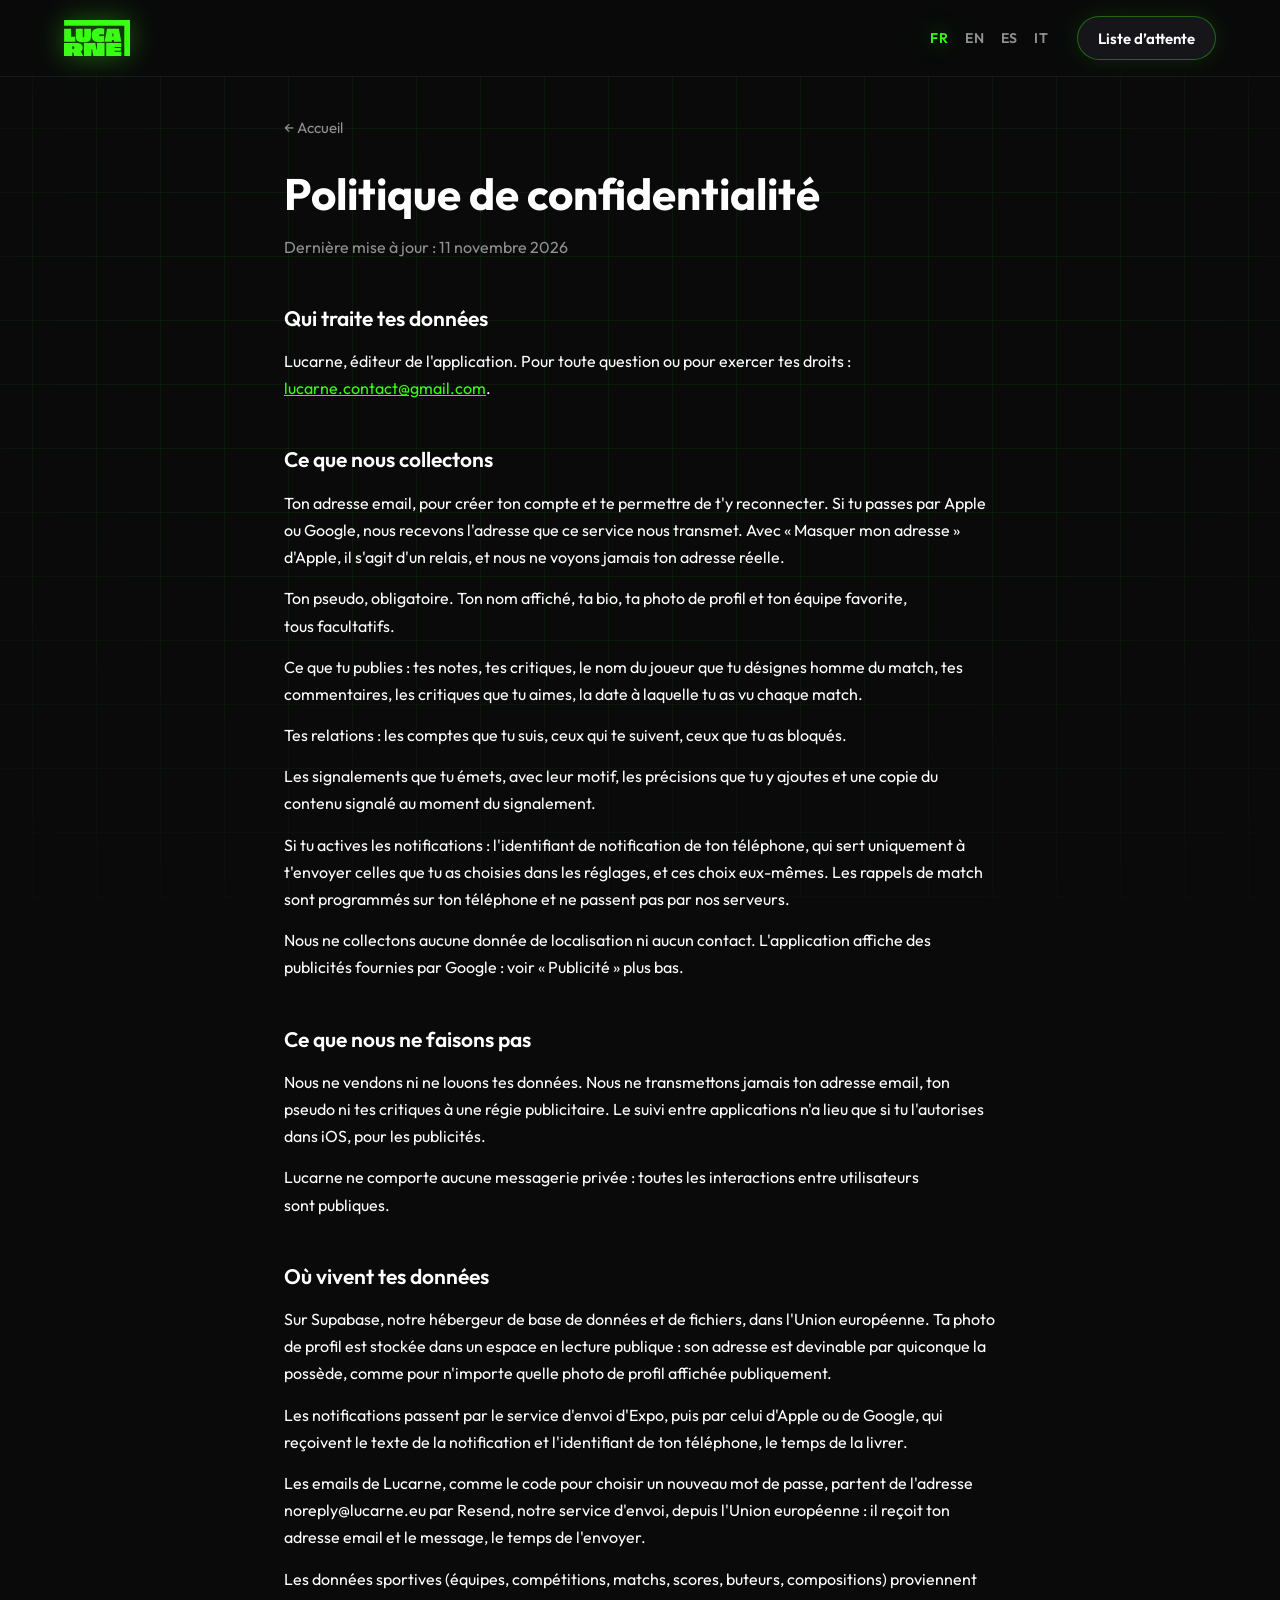
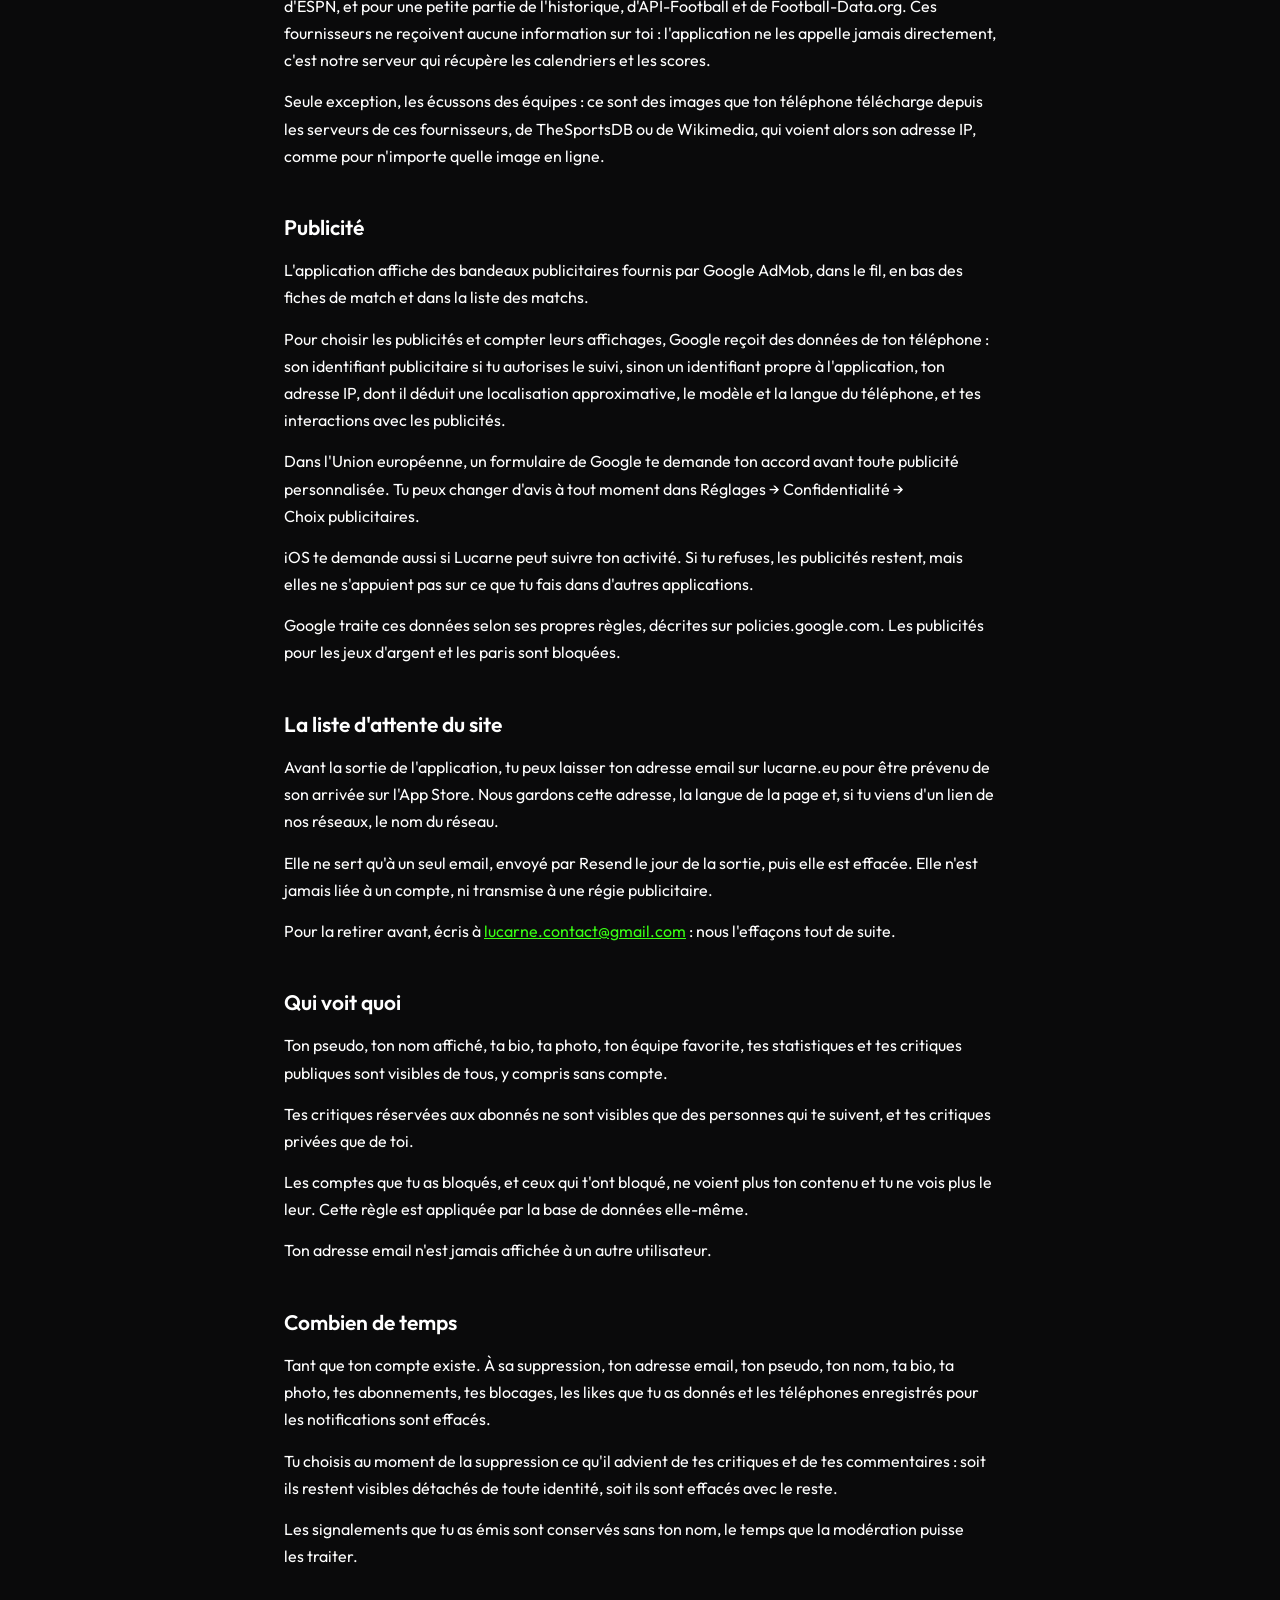
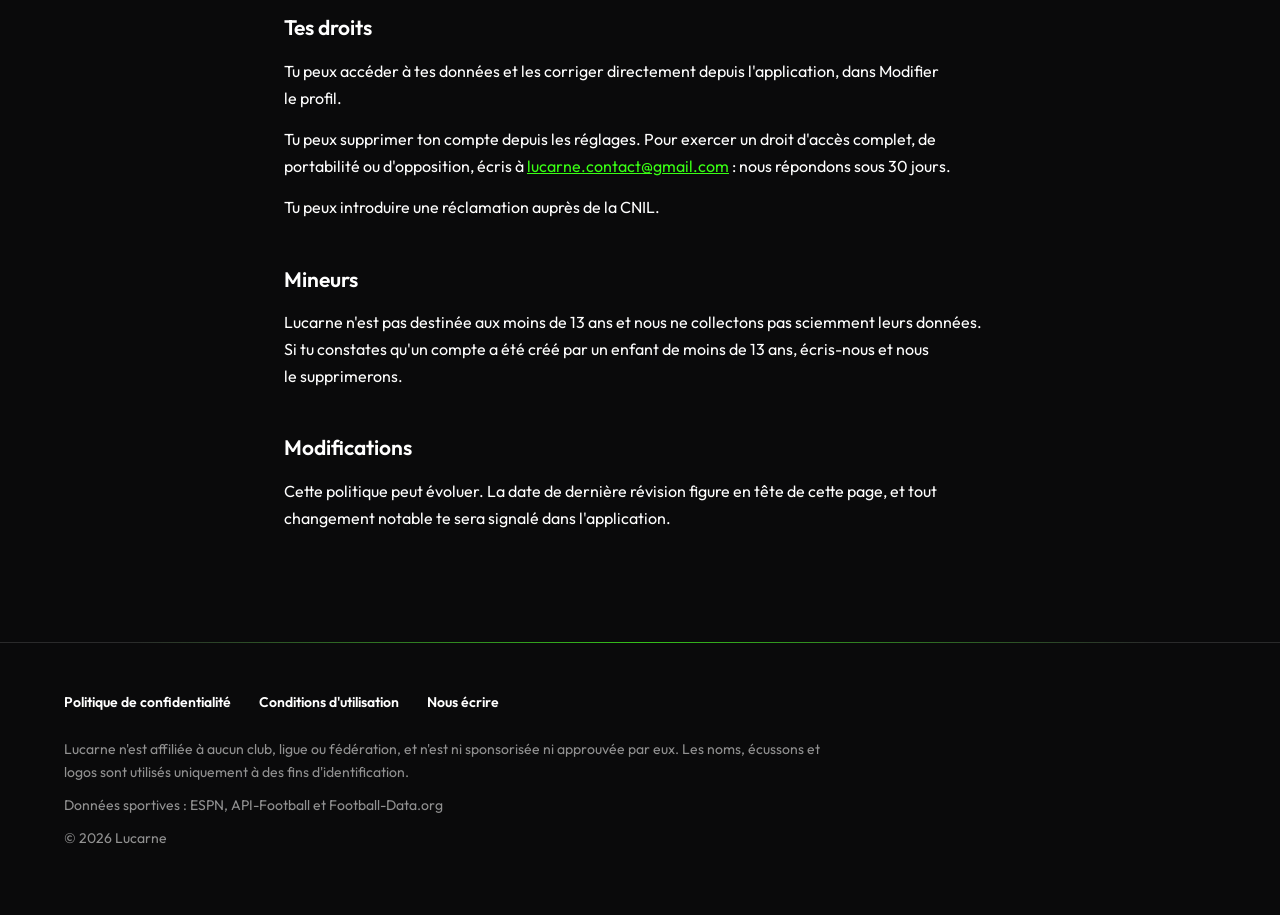
<file: legal/privacy/index.html>
<!doctype html>
<html lang="fr">
  <head>
    <meta charset="utf-8">
    <meta name="viewport" content="width=device-width, initial-scale=1">
    <title>Politique de confidentialité · Lucarne</title>
    <meta name="description" content="Note chaque match que tu regardes, écris ce que tu en as pensé et garde la trace de toute ta saison de foot.">
    <link rel="canonical" href="https://lucarne.eu/legal/privacy/">
    <link rel="alternate" hreflang="fr" href="https://lucarne.eu/legal/privacy/">
    <link rel="alternate" hreflang="en" href="https://lucarne.eu/en/legal/privacy/">
    <link rel="alternate" hreflang="es" href="https://lucarne.eu/es/legal/privacy/">
    <link rel="alternate" hreflang="it" href="https://lucarne.eu/it/legal/privacy/">
    <link rel="alternate" hreflang="x-default" href="https://lucarne.eu/legal/privacy/">
    <meta name="theme-color" content="#0A0A0B">
    <meta property="og:type" content="website">
    <meta property="og:site_name" content="Lucarne">
    <meta property="og:url" content="https://lucarne.eu/legal/privacy/">
    <meta property="og:locale" content="fr_FR">
    <meta property="og:locale:alternate" content="en_GB">
    <meta property="og:locale:alternate" content="es_ES">
    <meta property="og:locale:alternate" content="it_IT">
    <meta property="og:title" content="Politique de confidentialité · Lucarne">
    <meta property="og:description" content="Note chaque match que tu regardes, écris ce que tu en as pensé et garde la trace de toute ta saison de foot.">
    <meta property="og:image" content="https://lucarne.eu/images/og/fr.jpg">
    <meta property="og:image:width" content="1200">
    <meta property="og:image:height" content="630">
    <meta name="twitter:card" content="summary_large_image">
    <link rel="icon" type="image/png" href="/favicon.png">
    <link rel="apple-touch-icon" href="/apple-touch-icon.png">
    <link rel="preload" href="/fonts/Outfit_700Bold.ttf" as="font" type="font/ttf" crossorigin>
    <link rel="stylesheet" href="/style.css">
  </head>
  <body>
    <header class="site-header">
      <div class="wrap top">
        <a class="brand" href="/"><img src="/logo.svg" alt="Lucarne" width="74" height="40"></a>
        <nav class="top-nav" aria-label="Langue">
          <ul class="langs"><li><a href="/legal/privacy/" hreflang="fr" lang="fr" aria-current="true" onclick="try{localStorage.setItem('lucarne.lang','fr')}catch(e){}">FR</a></li><li><a href="/en/legal/privacy/" hreflang="en" lang="en" onclick="try{localStorage.setItem('lucarne.lang','en')}catch(e){}">EN</a></li><li><a href="/es/legal/privacy/" hreflang="es" lang="es" onclick="try{localStorage.setItem('lucarne.lang','es')}catch(e){}">ES</a></li><li><a href="/it/legal/privacy/" hreflang="it" lang="it" onclick="try{localStorage.setItem('lucarne.lang','it')}catch(e){}">IT</a></li></ul>
          <a class="nav-cta" href="/#liste-attente" data-waitlist-jump>Liste d’attente</a>
        </nav>
      </div>
    </header>
    <main>
      <article class="wrap legal">
        <a class="back" href="/">← Accueil</a>
        <h1>Politique de confidentialité</h1>
        <p class="updated">Dernière mise à jour : 11 novembre 2026</p>
        <h2>Qui traite tes données</h2>
        <p>Lucarne, éditeur de l'application. Pour toute question ou pour exercer tes droits : <a href="mailto:lucarne.contact@gmail.com">lucarne.contact@gmail.com</a>.</p>
        <h2>Ce que nous collectons</h2>
        <p>Ton adresse email, pour créer ton compte et te permettre de t'y reconnecter. Si tu passes par Apple ou Google, nous recevons l'adresse que ce service nous transmet. Avec « Masquer mon adresse » d'Apple, il s'agit d'un relais, et nous ne voyons jamais ton adresse réelle.</p>
        <p>Ton pseudo, obligatoire. Ton nom affiché, ta bio, ta photo de profil et ton équipe favorite, tous facultatifs.</p>
        <p>Ce que tu publies : tes notes, tes critiques, le nom du joueur que tu désignes homme du match, tes commentaires, les critiques que tu aimes, la date à laquelle tu as vu chaque match.</p>
        <p>Tes relations : les comptes que tu suis, ceux qui te suivent, ceux que tu as bloqués.</p>
        <p>Les signalements que tu émets, avec leur motif, les précisions que tu y ajoutes et une copie du contenu signalé au moment du signalement.</p>
        <p>Si tu actives les notifications : l'identifiant de notification de ton téléphone, qui sert uniquement à t'envoyer celles que tu as choisies dans les réglages, et ces choix eux-mêmes. Les rappels de match sont programmés sur ton téléphone et ne passent pas par nos serveurs.</p>
        <p>Nous ne collectons aucune donnée de localisation ni aucun contact. L'application affiche des publicités fournies par Google : voir « Publicité » plus bas.</p>
        <h2>Ce que nous ne faisons pas</h2>
        <p>Nous ne vendons ni ne louons tes données. Nous ne transmettons jamais ton adresse email, ton pseudo ni tes critiques à une régie publicitaire. Le suivi entre applications n'a lieu que si tu l'autorises dans iOS, pour les publicités.</p>
        <p>Lucarne ne comporte aucune messagerie privée : toutes les interactions entre utilisateurs sont publiques.</p>
        <h2>Où vivent tes données</h2>
        <p>Sur Supabase, notre hébergeur de base de données et de fichiers, dans l'Union européenne. Ta photo de profil est stockée dans un espace en lecture publique : son adresse est devinable par quiconque la possède, comme pour n'importe quelle photo de profil affichée publiquement.</p>
        <p>Les notifications passent par le service d'envoi d'Expo, puis par celui d'Apple ou de Google, qui reçoivent le texte de la notification et l'identifiant de ton téléphone, le temps de la livrer.</p>
        <p>Les emails de Lucarne, comme le code pour choisir un nouveau mot de passe, partent de l'adresse noreply@lucarne.eu par Resend, notre service d'envoi, depuis l'Union européenne : il reçoit ton adresse email et le message, le temps de l'envoyer.</p>
        <p>Les données sportives (équipes, compétitions, matchs, scores, buteurs, compositions) proviennent d'ESPN, et pour une petite partie de l'historique, d'API-Football et de Football-Data.org. Ces fournisseurs ne reçoivent aucune information sur toi : l'application ne les appelle jamais directement, c'est notre serveur qui récupère les calendriers et les scores.</p>
        <p>Seule exception, les écussons des équipes : ce sont des images que ton téléphone télécharge depuis les serveurs de ces fournisseurs, de TheSportsDB ou de Wikimedia, qui voient alors son adresse IP, comme pour n'importe quelle image en ligne.</p>
        <h2>Publicité</h2>
        <p>L'application affiche des bandeaux publicitaires fournis par Google AdMob, dans le fil, en bas des fiches de match et dans la liste des matchs.</p>
        <p>Pour choisir les publicités et compter leurs affichages, Google reçoit des données de ton téléphone : son identifiant publicitaire si tu autorises le suivi, sinon un identifiant propre à l'application, ton adresse IP, dont il déduit une localisation approximative, le modèle et la langue du téléphone, et tes interactions avec les publicités.</p>
        <p>Dans l'Union européenne, un formulaire de Google te demande ton accord avant toute publicité personnalisée. Tu peux changer d'avis à tout moment dans Réglages → Confidentialité → Choix publicitaires.</p>
        <p>iOS te demande aussi si Lucarne peut suivre ton activité. Si tu refuses, les publicités restent, mais elles ne s'appuient pas sur ce que tu fais dans d'autres applications.</p>
        <p>Google traite ces données selon ses propres règles, décrites sur policies.google.com. Les publicités pour les jeux d'argent et les paris sont bloquées.</p>
        <h2>La liste d'attente du site</h2>
        <p>Avant la sortie de l'application, tu peux laisser ton adresse email sur lucarne.eu pour être prévenu de son arrivée sur l'App Store. Nous gardons cette adresse, la langue de la page et, si tu viens d'un lien de nos réseaux, le nom du réseau.</p>
        <p>Elle ne sert qu'à un seul email, envoyé par Resend le jour de la sortie, puis elle est effacée. Elle n'est jamais liée à un compte, ni transmise à une régie publicitaire.</p>
        <p>Pour la retirer avant, écris à <a href="mailto:lucarne.contact@gmail.com">lucarne.contact@gmail.com</a> : nous l'effaçons tout de suite.</p>
        <h2>Qui voit quoi</h2>
        <p>Ton pseudo, ton nom affiché, ta bio, ta photo, ton équipe favorite, tes statistiques et tes critiques publiques sont visibles de tous, y compris sans compte.</p>
        <p>Tes critiques réservées aux abonnés ne sont visibles que des personnes qui te suivent, et tes critiques privées que de toi.</p>
        <p>Les comptes que tu as bloqués, et ceux qui t'ont bloqué, ne voient plus ton contenu et tu ne vois plus le leur. Cette règle est appliquée par la base de données elle-même.</p>
        <p>Ton adresse email n'est jamais affichée à un autre utilisateur.</p>
        <h2>Combien de temps</h2>
        <p>Tant que ton compte existe. À sa suppression, ton adresse email, ton pseudo, ton nom, ta bio, ta photo, tes abonnements, tes blocages, les likes que tu as donnés et les téléphones enregistrés pour les notifications sont effacés.</p>
        <p>Tu choisis au moment de la suppression ce qu'il advient de tes critiques et de tes commentaires : soit ils restent visibles détachés de toute identité, soit ils sont effacés avec le reste.</p>
        <p>Les signalements que tu as émis sont conservés sans ton nom, le temps que la modération puisse les traiter.</p>
        <h2>Tes droits</h2>
        <p>Tu peux accéder à tes données et les corriger directement depuis l'application, dans Modifier le profil.</p>
        <p>Tu peux supprimer ton compte depuis les réglages. Pour exercer un droit d'accès complet, de portabilité ou d'opposition, écris à <a href="mailto:lucarne.contact@gmail.com">lucarne.contact@gmail.com</a> : nous répondons sous 30 jours.</p>
        <p>Tu peux introduire une réclamation auprès de la CNIL.</p>
        <h2>Mineurs</h2>
        <p>Lucarne n'est pas destinée aux moins de 13 ans et nous ne collectons pas sciemment leurs données. Si tu constates qu'un compte a été créé par un enfant de moins de 13 ans, écris-nous et nous le supprimerons.</p>
        <h2>Modifications</h2>
        <p>Cette politique peut évoluer. La date de dernière révision figure en tête de cette page, et tout changement notable te sera signalé dans l'application.</p>
      </article>
    </main>
    <footer class="footer">
      <div class="wrap">
        <nav aria-label="Liens légaux">
          <ul>
            <li><a href="/legal/privacy/">Politique de confidentialité</a></li>
            <li><a href="/legal/terms/">Conditions d'utilisation</a></li>
            <li><a href="mailto:lucarne.contact@gmail.com">Nous écrire</a></li>
          </ul>
        </nav>
        <p>Lucarne n'est affiliée à aucun club, ligue ou fédération, et n'est ni sponsorisée ni approuvée par eux. Les noms, écussons et logos sont utilisés uniquement à des fins d'identification.</p>
        <p>Données sportives : ESPN, <span class="nowrap">API-Football</span> et <span class="nowrap">Football-Data.org</span></p>
        <p>© 2026 Lucarne</p>
      </div>
    </footer>
  </body>
</html>
</file>
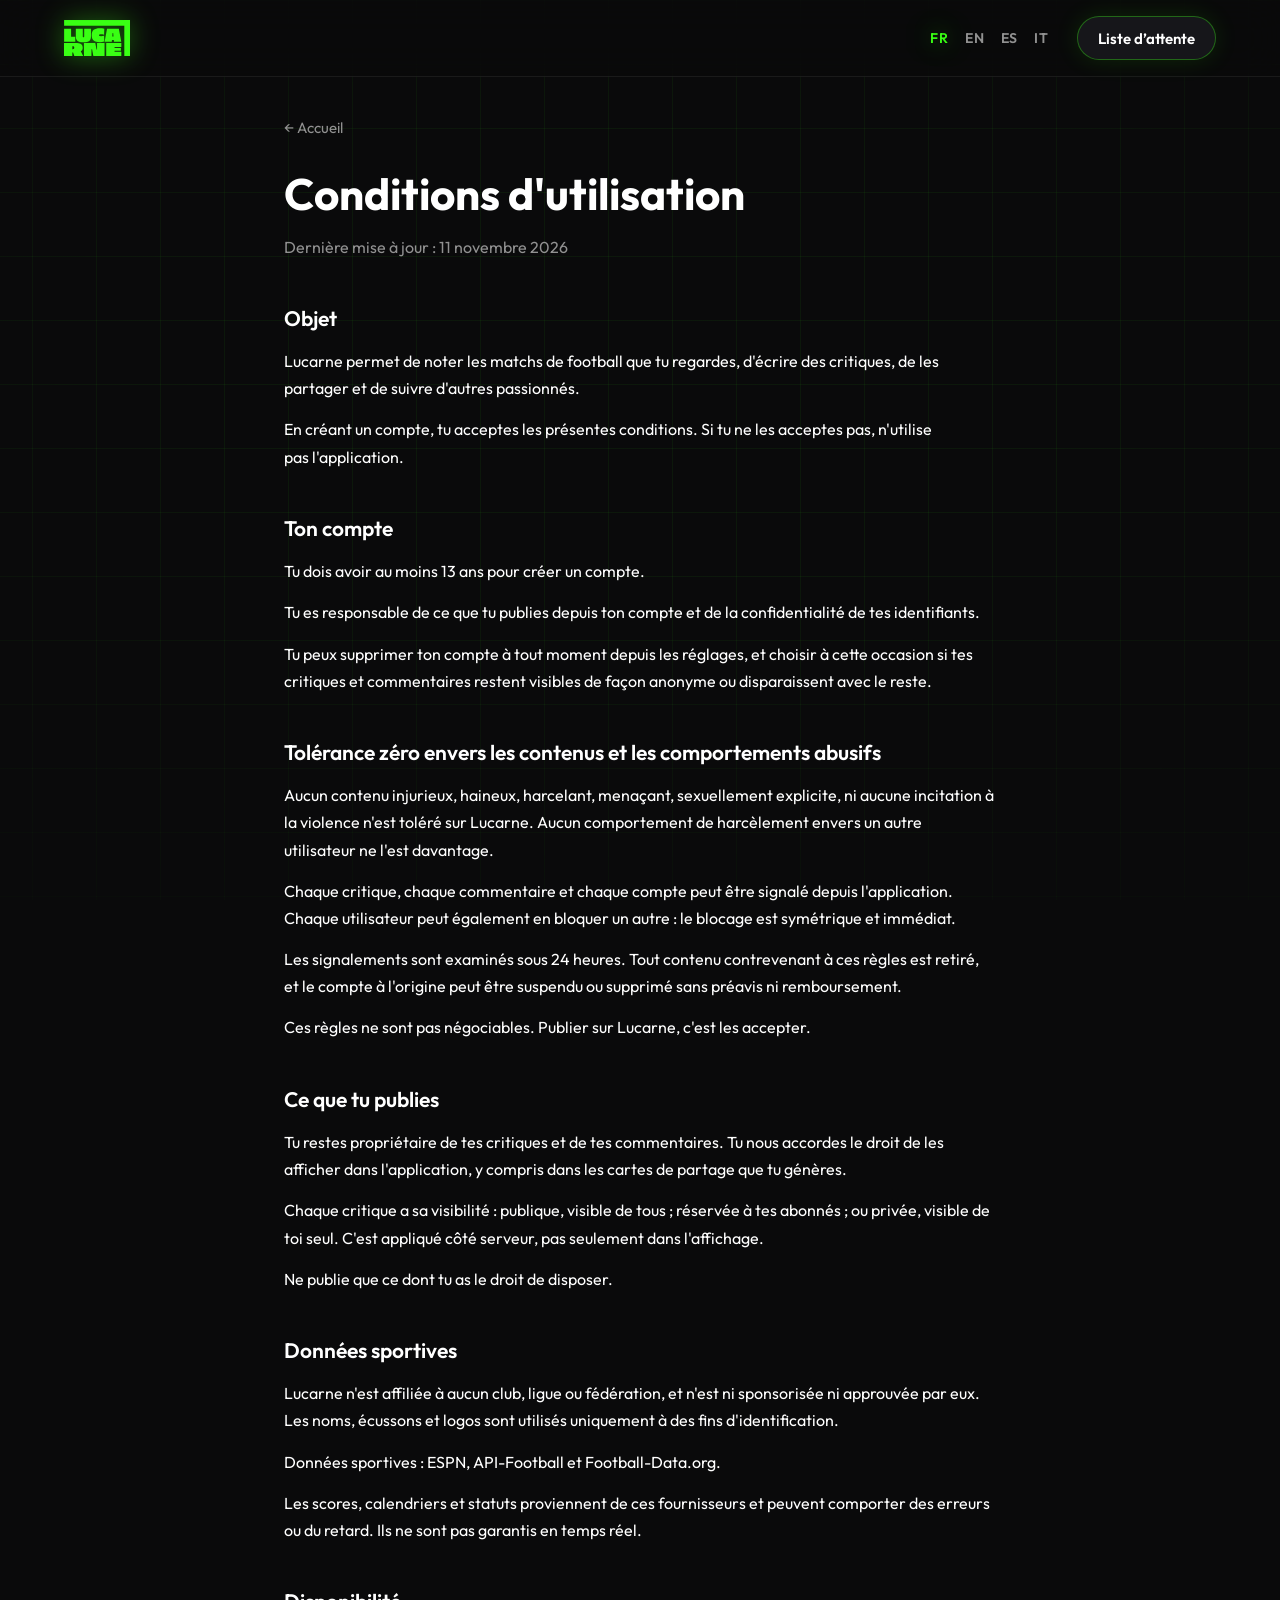
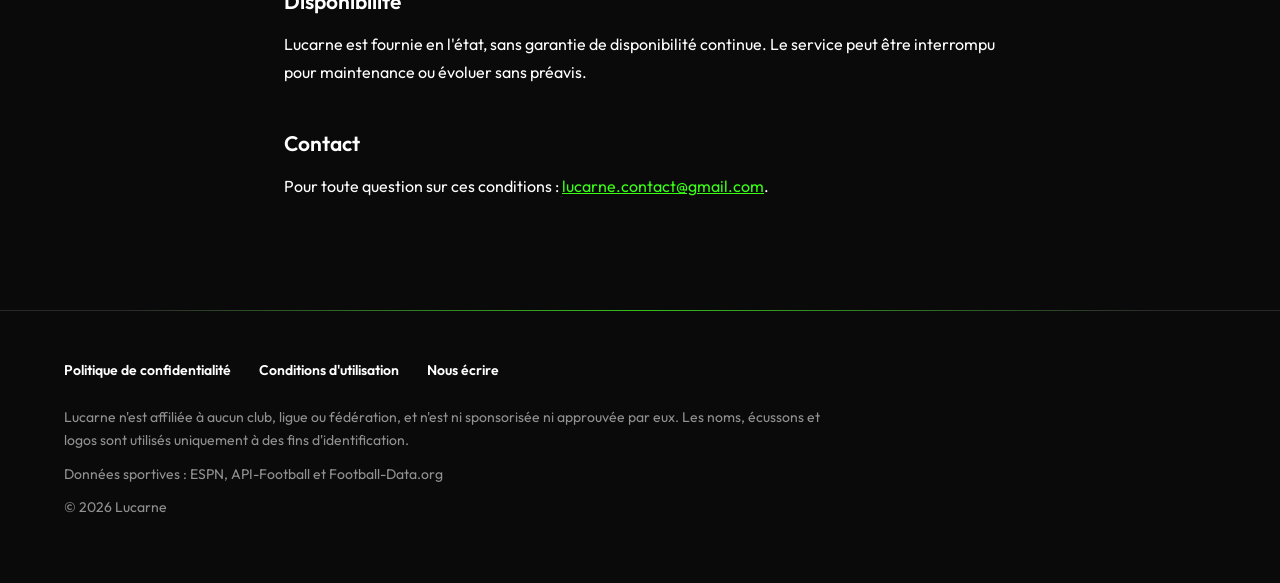
<file: legal/terms/index.html>
<!doctype html>
<html lang="fr">
  <head>
    <meta charset="utf-8">
    <meta name="viewport" content="width=device-width, initial-scale=1">
    <title>Conditions d'utilisation · Lucarne</title>
    <meta name="description" content="Note chaque match que tu regardes, écris ce que tu en as pensé et garde la trace de toute ta saison de foot.">
    <link rel="canonical" href="https://lucarne.eu/legal/terms/">
    <link rel="alternate" hreflang="fr" href="https://lucarne.eu/legal/terms/">
    <link rel="alternate" hreflang="en" href="https://lucarne.eu/en/legal/terms/">
    <link rel="alternate" hreflang="es" href="https://lucarne.eu/es/legal/terms/">
    <link rel="alternate" hreflang="it" href="https://lucarne.eu/it/legal/terms/">
    <link rel="alternate" hreflang="x-default" href="https://lucarne.eu/legal/terms/">
    <meta name="theme-color" content="#0A0A0B">
    <meta property="og:type" content="website">
    <meta property="og:site_name" content="Lucarne">
    <meta property="og:url" content="https://lucarne.eu/legal/terms/">
    <meta property="og:locale" content="fr_FR">
    <meta property="og:locale:alternate" content="en_GB">
    <meta property="og:locale:alternate" content="es_ES">
    <meta property="og:locale:alternate" content="it_IT">
    <meta property="og:title" content="Conditions d'utilisation · Lucarne">
    <meta property="og:description" content="Note chaque match que tu regardes, écris ce que tu en as pensé et garde la trace de toute ta saison de foot.">
    <meta property="og:image" content="https://lucarne.eu/images/og/fr.jpg">
    <meta property="og:image:width" content="1200">
    <meta property="og:image:height" content="630">
    <meta name="twitter:card" content="summary_large_image">
    <link rel="icon" type="image/png" href="/favicon.png">
    <link rel="apple-touch-icon" href="/apple-touch-icon.png">
    <link rel="preload" href="/fonts/Outfit_700Bold.ttf" as="font" type="font/ttf" crossorigin>
    <link rel="stylesheet" href="/style.css">
  </head>
  <body>
    <header class="site-header">
      <div class="wrap top">
        <a class="brand" href="/"><img src="/logo.svg" alt="Lucarne" width="74" height="40"></a>
        <nav class="top-nav" aria-label="Langue">
          <ul class="langs"><li><a href="/legal/terms/" hreflang="fr" lang="fr" aria-current="true" onclick="try{localStorage.setItem('lucarne.lang','fr')}catch(e){}">FR</a></li><li><a href="/en/legal/terms/" hreflang="en" lang="en" onclick="try{localStorage.setItem('lucarne.lang','en')}catch(e){}">EN</a></li><li><a href="/es/legal/terms/" hreflang="es" lang="es" onclick="try{localStorage.setItem('lucarne.lang','es')}catch(e){}">ES</a></li><li><a href="/it/legal/terms/" hreflang="it" lang="it" onclick="try{localStorage.setItem('lucarne.lang','it')}catch(e){}">IT</a></li></ul>
          <a class="nav-cta" href="/#liste-attente" data-waitlist-jump>Liste d’attente</a>
        </nav>
      </div>
    </header>
    <main>
      <article class="wrap legal">
        <a class="back" href="/">← Accueil</a>
        <h1>Conditions d'utilisation</h1>
        <p class="updated">Dernière mise à jour : 11 novembre 2026</p>
        <h2>Objet</h2>
        <p>Lucarne permet de noter les matchs de football que tu regardes, d'écrire des critiques, de les partager et de suivre d'autres passionnés.</p>
        <p>En créant un compte, tu acceptes les présentes conditions. Si tu ne les acceptes pas, n'utilise pas l'application.</p>
        <h2>Ton compte</h2>
        <p>Tu dois avoir au moins 13 ans pour créer un compte.</p>
        <p>Tu es responsable de ce que tu publies depuis ton compte et de la confidentialité de tes identifiants.</p>
        <p>Tu peux supprimer ton compte à tout moment depuis les réglages, et choisir à cette occasion si tes critiques et commentaires restent visibles de façon anonyme ou disparaissent avec le reste.</p>
        <h2>Tolérance zéro envers les contenus et les comportements abusifs</h2>
        <p>Aucun contenu injurieux, haineux, harcelant, menaçant, sexuellement explicite, ni aucune incitation à la violence n'est toléré sur Lucarne. Aucun comportement de harcèlement envers un autre utilisateur ne l'est davantage.</p>
        <p>Chaque critique, chaque commentaire et chaque compte peut être signalé depuis l'application. Chaque utilisateur peut également en bloquer un autre : le blocage est symétrique et immédiat.</p>
        <p>Les signalements sont examinés sous 24 heures. Tout contenu contrevenant à ces règles est retiré, et le compte à l'origine peut être suspendu ou supprimé sans préavis ni remboursement.</p>
        <p>Ces règles ne sont pas négociables. Publier sur Lucarne, c'est les accepter.</p>
        <h2>Ce que tu publies</h2>
        <p>Tu restes propriétaire de tes critiques et de tes commentaires. Tu nous accordes le droit de les afficher dans l'application, y compris dans les cartes de partage que tu génères.</p>
        <p>Chaque critique a sa visibilité : publique, visible de tous ; réservée à tes abonnés ; ou privée, visible de toi seul. C'est appliqué côté serveur, pas seulement dans l'affichage.</p>
        <p>Ne publie que ce dont tu as le droit de disposer.</p>
        <h2>Données sportives</h2>
        <p>Lucarne n'est affiliée à aucun club, ligue ou fédération, et n'est ni sponsorisée ni approuvée par eux. Les noms, écussons et logos sont utilisés uniquement à des fins d'identification.</p>
        <p>Données sportives : ESPN, API-Football et Football-Data.org.</p>
        <p>Les scores, calendriers et statuts proviennent de ces fournisseurs et peuvent comporter des erreurs ou du retard. Ils ne sont pas garantis en temps réel.</p>
        <h2>Disponibilité</h2>
        <p>Lucarne est fournie en l'état, sans garantie de disponibilité continue. Le service peut être interrompu pour maintenance ou évoluer sans préavis.</p>
        <h2>Contact</h2>
        <p>Pour toute question sur ces conditions : <a href="mailto:lucarne.contact@gmail.com">lucarne.contact@gmail.com</a>.</p>
      </article>
    </main>
    <footer class="footer">
      <div class="wrap">
        <nav aria-label="Liens légaux">
          <ul>
            <li><a href="/legal/privacy/">Politique de confidentialité</a></li>
            <li><a href="/legal/terms/">Conditions d'utilisation</a></li>
            <li><a href="mailto:lucarne.contact@gmail.com">Nous écrire</a></li>
          </ul>
        </nav>
        <p>Lucarne n'est affiliée à aucun club, ligue ou fédération, et n'est ni sponsorisée ni approuvée par eux. Les noms, écussons et logos sont utilisés uniquement à des fins d'identification.</p>
        <p>Données sportives : ESPN, <span class="nowrap">API-Football</span> et <span class="nowrap">Football-Data.org</span></p>
        <p>© 2026 Lucarne</p>
      </div>
    </footer>
  </body>
</html>
</file>
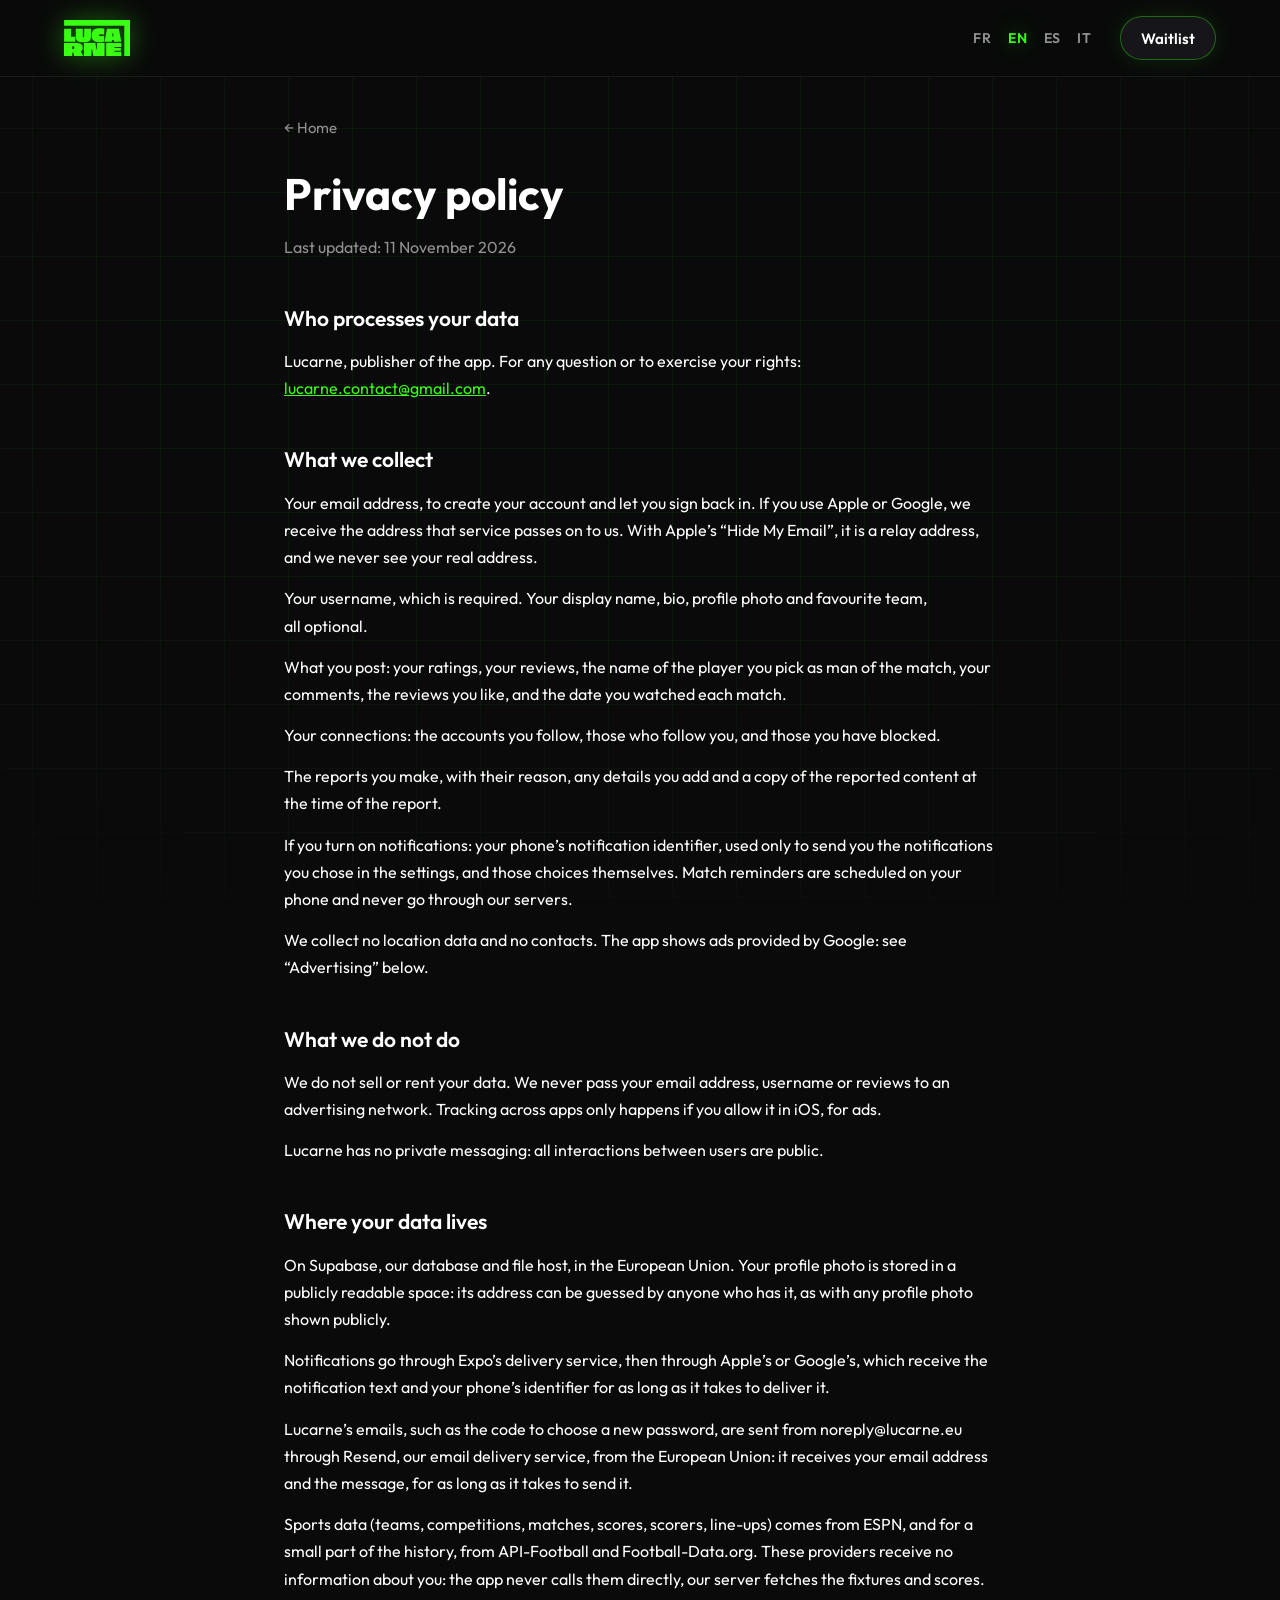
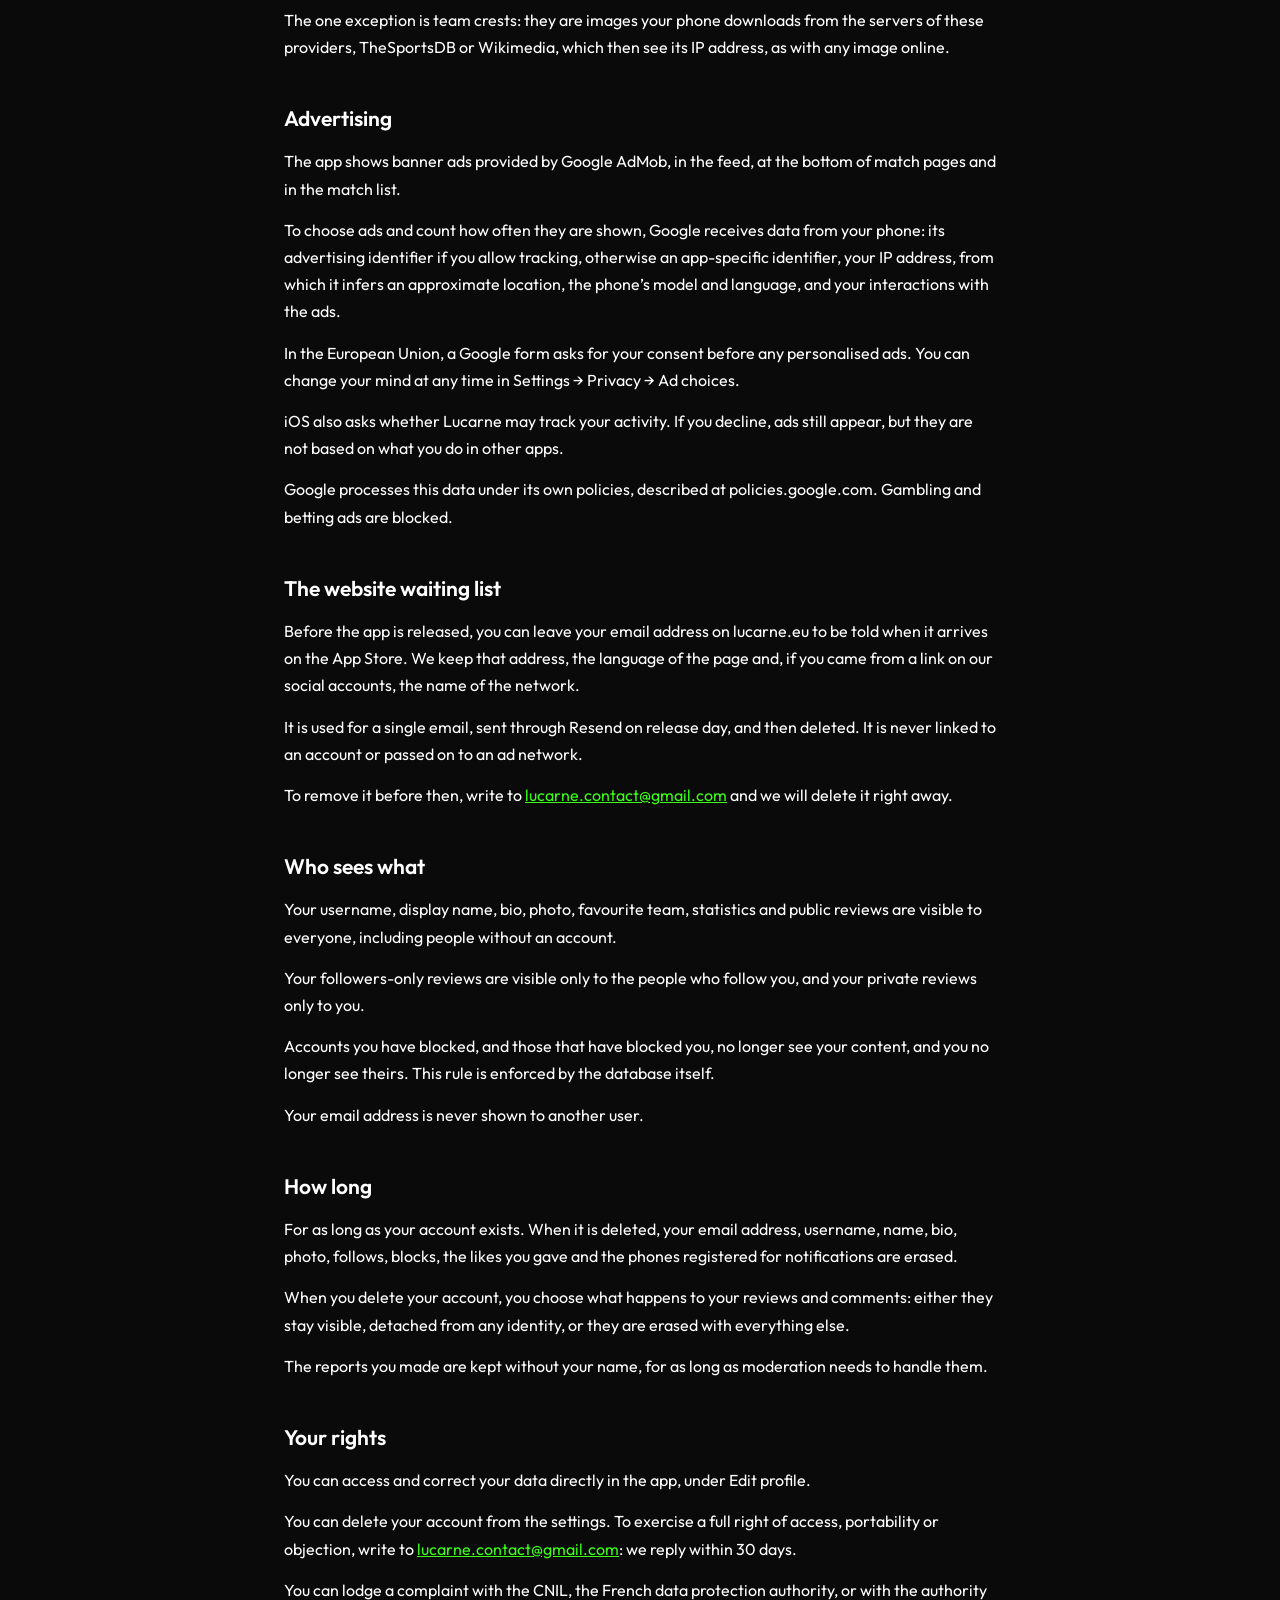
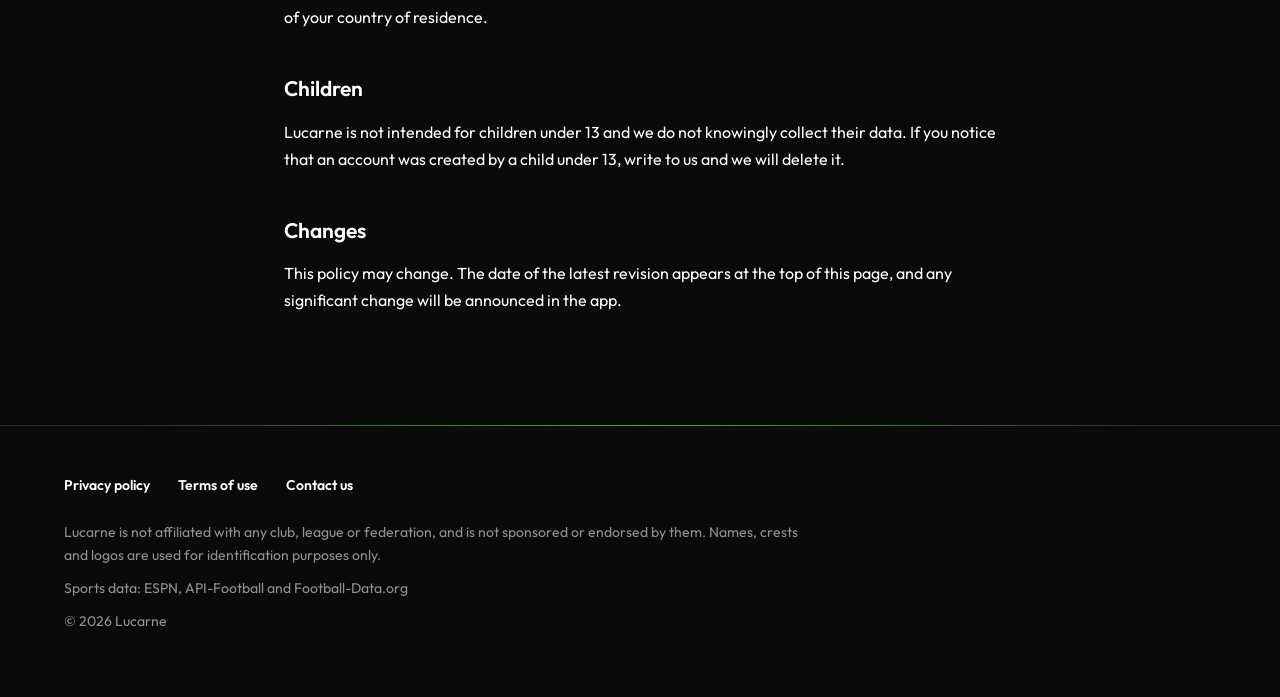
<file: en/legal/privacy/index.html>
<!doctype html>
<html lang="en">
  <head>
    <meta charset="utf-8">
    <meta name="viewport" content="width=device-width, initial-scale=1">
    <title>Privacy policy · Lucarne</title>
    <meta name="description" content="Rate every match you watch, write what you thought and keep track of your whole football season.">
    <link rel="canonical" href="https://lucarne.eu/en/legal/privacy/">
    <link rel="alternate" hreflang="fr" href="https://lucarne.eu/legal/privacy/">
    <link rel="alternate" hreflang="en" href="https://lucarne.eu/en/legal/privacy/">
    <link rel="alternate" hreflang="es" href="https://lucarne.eu/es/legal/privacy/">
    <link rel="alternate" hreflang="it" href="https://lucarne.eu/it/legal/privacy/">
    <link rel="alternate" hreflang="x-default" href="https://lucarne.eu/legal/privacy/">
    <meta name="theme-color" content="#0A0A0B">
    <meta property="og:type" content="website">
    <meta property="og:site_name" content="Lucarne">
    <meta property="og:url" content="https://lucarne.eu/en/legal/privacy/">
    <meta property="og:locale" content="en_GB">
    <meta property="og:locale:alternate" content="fr_FR">
    <meta property="og:locale:alternate" content="es_ES">
    <meta property="og:locale:alternate" content="it_IT">
    <meta property="og:title" content="Privacy policy · Lucarne">
    <meta property="og:description" content="Rate every match you watch, write what you thought and keep track of your whole football season.">
    <meta property="og:image" content="https://lucarne.eu/images/og/en.jpg">
    <meta property="og:image:width" content="1200">
    <meta property="og:image:height" content="630">
    <meta name="twitter:card" content="summary_large_image">
    <link rel="icon" type="image/png" href="/favicon.png">
    <link rel="apple-touch-icon" href="/apple-touch-icon.png">
    <link rel="preload" href="/fonts/Outfit_700Bold.ttf" as="font" type="font/ttf" crossorigin>
    <link rel="stylesheet" href="/style.css">
  </head>
  <body>
    <header class="site-header">
      <div class="wrap top">
        <a class="brand" href="/en/"><img src="/logo.svg" alt="Lucarne" width="74" height="40"></a>
        <nav class="top-nav" aria-label="Language">
          <ul class="langs"><li><a href="/legal/privacy/" hreflang="fr" lang="fr" onclick="try{localStorage.setItem('lucarne.lang','fr')}catch(e){}">FR</a></li><li><a href="/en/legal/privacy/" hreflang="en" lang="en" aria-current="true" onclick="try{localStorage.setItem('lucarne.lang','en')}catch(e){}">EN</a></li><li><a href="/es/legal/privacy/" hreflang="es" lang="es" onclick="try{localStorage.setItem('lucarne.lang','es')}catch(e){}">ES</a></li><li><a href="/it/legal/privacy/" hreflang="it" lang="it" onclick="try{localStorage.setItem('lucarne.lang','it')}catch(e){}">IT</a></li></ul>
          <a class="nav-cta" href="/en/#liste-attente" data-waitlist-jump>Waitlist</a>
        </nav>
      </div>
    </header>
    <main>
      <article class="wrap legal">
        <a class="back" href="/en/">← Home</a>
        <h1>Privacy policy</h1>
        <p class="updated">Last updated: 11 November 2026</p>
        <h2>Who processes your data</h2>
        <p>Lucarne, publisher of the app. For any question or to exercise your rights: <a href="mailto:lucarne.contact@gmail.com">lucarne.contact@gmail.com</a>.</p>
        <h2>What we collect</h2>
        <p>Your email address, to create your account and let you sign back in. If you use Apple or Google, we receive the address that service passes on to us. With Apple’s “Hide My Email”, it is a relay address, and we never see your real address.</p>
        <p>Your username, which is required. Your display name, bio, profile photo and favourite team, all optional.</p>
        <p>What you post: your ratings, your reviews, the name of the player you pick as man of the match, your comments, the reviews you like, and the date you watched each match.</p>
        <p>Your connections: the accounts you follow, those who follow you, and those you have blocked.</p>
        <p>The reports you make, with their reason, any details you add and a copy of the reported content at the time of the report.</p>
        <p>If you turn on notifications: your phone’s notification identifier, used only to send you the notifications you chose in the settings, and those choices themselves. Match reminders are scheduled on your phone and never go through our servers.</p>
        <p>We collect no location data and no contacts. The app shows ads provided by Google: see “Advertising” below.</p>
        <h2>What we do not do</h2>
        <p>We do not sell or rent your data. We never pass your email address, username or reviews to an advertising network. Tracking across apps only happens if you allow it in iOS, for ads.</p>
        <p>Lucarne has no private messaging: all interactions between users are public.</p>
        <h2>Where your data lives</h2>
        <p>On Supabase, our database and file host, in the European Union. Your profile photo is stored in a publicly readable space: its address can be guessed by anyone who has it, as with any profile photo shown publicly.</p>
        <p>Notifications go through Expo’s delivery service, then through Apple’s or Google’s, which receive the notification text and your phone’s identifier for as long as it takes to deliver it.</p>
        <p>Lucarne’s emails, such as the code to choose a new password, are sent from noreply@lucarne.eu through Resend, our email delivery service, from the European Union: it receives your email address and the message, for as long as it takes to send it.</p>
        <p>Sports data (teams, competitions, matches, scores, scorers, line-ups) comes from ESPN, and for a small part of the history, from API-Football and Football-Data.org. These providers receive no information about you: the app never calls them directly, our server fetches the fixtures and scores.</p>
        <p>The one exception is team crests: they are images your phone downloads from the servers of these providers, TheSportsDB or Wikimedia, which then see its IP address, as with any image online.</p>
        <h2>Advertising</h2>
        <p>The app shows banner ads provided by Google AdMob, in the feed, at the bottom of match pages and in the match list.</p>
        <p>To choose ads and count how often they are shown, Google receives data from your phone: its advertising identifier if you allow tracking, otherwise an app-specific identifier, your IP address, from which it infers an approximate location, the phone’s model and language, and your interactions with the ads.</p>
        <p>In the European Union, a Google form asks for your consent before any personalised ads. You can change your mind at any time in Settings → Privacy → Ad choices.</p>
        <p>iOS also asks whether Lucarne may track your activity. If you decline, ads still appear, but they are not based on what you do in other apps.</p>
        <p>Google processes this data under its own policies, described at policies.google.com. Gambling and betting ads are blocked.</p>
        <h2>The website waiting list</h2>
        <p>Before the app is released, you can leave your email address on lucarne.eu to be told when it arrives on the App Store. We keep that address, the language of the page and, if you came from a link on our social accounts, the name of the network.</p>
        <p>It is used for a single email, sent through Resend on release day, and then deleted. It is never linked to an account or passed on to an ad network.</p>
        <p>To remove it before then, write to <a href="mailto:lucarne.contact@gmail.com">lucarne.contact@gmail.com</a> and we will delete it right away.</p>
        <h2>Who sees what</h2>
        <p>Your username, display name, bio, photo, favourite team, statistics and public reviews are visible to everyone, including people without an account.</p>
        <p>Your followers-only reviews are visible only to the people who follow you, and your private reviews only to you.</p>
        <p>Accounts you have blocked, and those that have blocked you, no longer see your content, and you no longer see theirs. This rule is enforced by the database itself.</p>
        <p>Your email address is never shown to another user.</p>
        <h2>How long</h2>
        <p>For as long as your account exists. When it is deleted, your email address, username, name, bio, photo, follows, blocks, the likes you gave and the phones registered for notifications are erased.</p>
        <p>When you delete your account, you choose what happens to your reviews and comments: either they stay visible, detached from any identity, or they are erased with everything else.</p>
        <p>The reports you made are kept without your name, for as long as moderation needs to handle them.</p>
        <h2>Your rights</h2>
        <p>You can access and correct your data directly in the app, under Edit profile.</p>
        <p>You can delete your account from the settings. To exercise a full right of access, portability or objection, write to <a href="mailto:lucarne.contact@gmail.com">lucarne.contact@gmail.com</a>: we reply within 30 days.</p>
        <p>You can lodge a complaint with the CNIL, the French data protection authority, or with the authority of your country of residence.</p>
        <h2>Children</h2>
        <p>Lucarne is not intended for children under 13 and we do not knowingly collect their data. If you notice that an account was created by a child under 13, write to us and we will delete it.</p>
        <h2>Changes</h2>
        <p>This policy may change. The date of the latest revision appears at the top of this page, and any significant change will be announced in the app.</p>
      </article>
    </main>
    <footer class="footer">
      <div class="wrap">
        <nav aria-label="Legal links">
          <ul>
            <li><a href="/en/legal/privacy/">Privacy policy</a></li>
            <li><a href="/en/legal/terms/">Terms of use</a></li>
            <li><a href="mailto:lucarne.contact@gmail.com">Contact us</a></li>
          </ul>
        </nav>
        <p>Lucarne is not affiliated with any club, league or federation, and is not sponsored or endorsed by them. Names, crests and logos are used for identification purposes only.</p>
        <p>Sports data: ESPN, <span class="nowrap">API-Football</span> and <span class="nowrap">Football-Data.org</span></p>
        <p>© 2026 Lucarne</p>
      </div>
    </footer>
  </body>
</html>
</file>
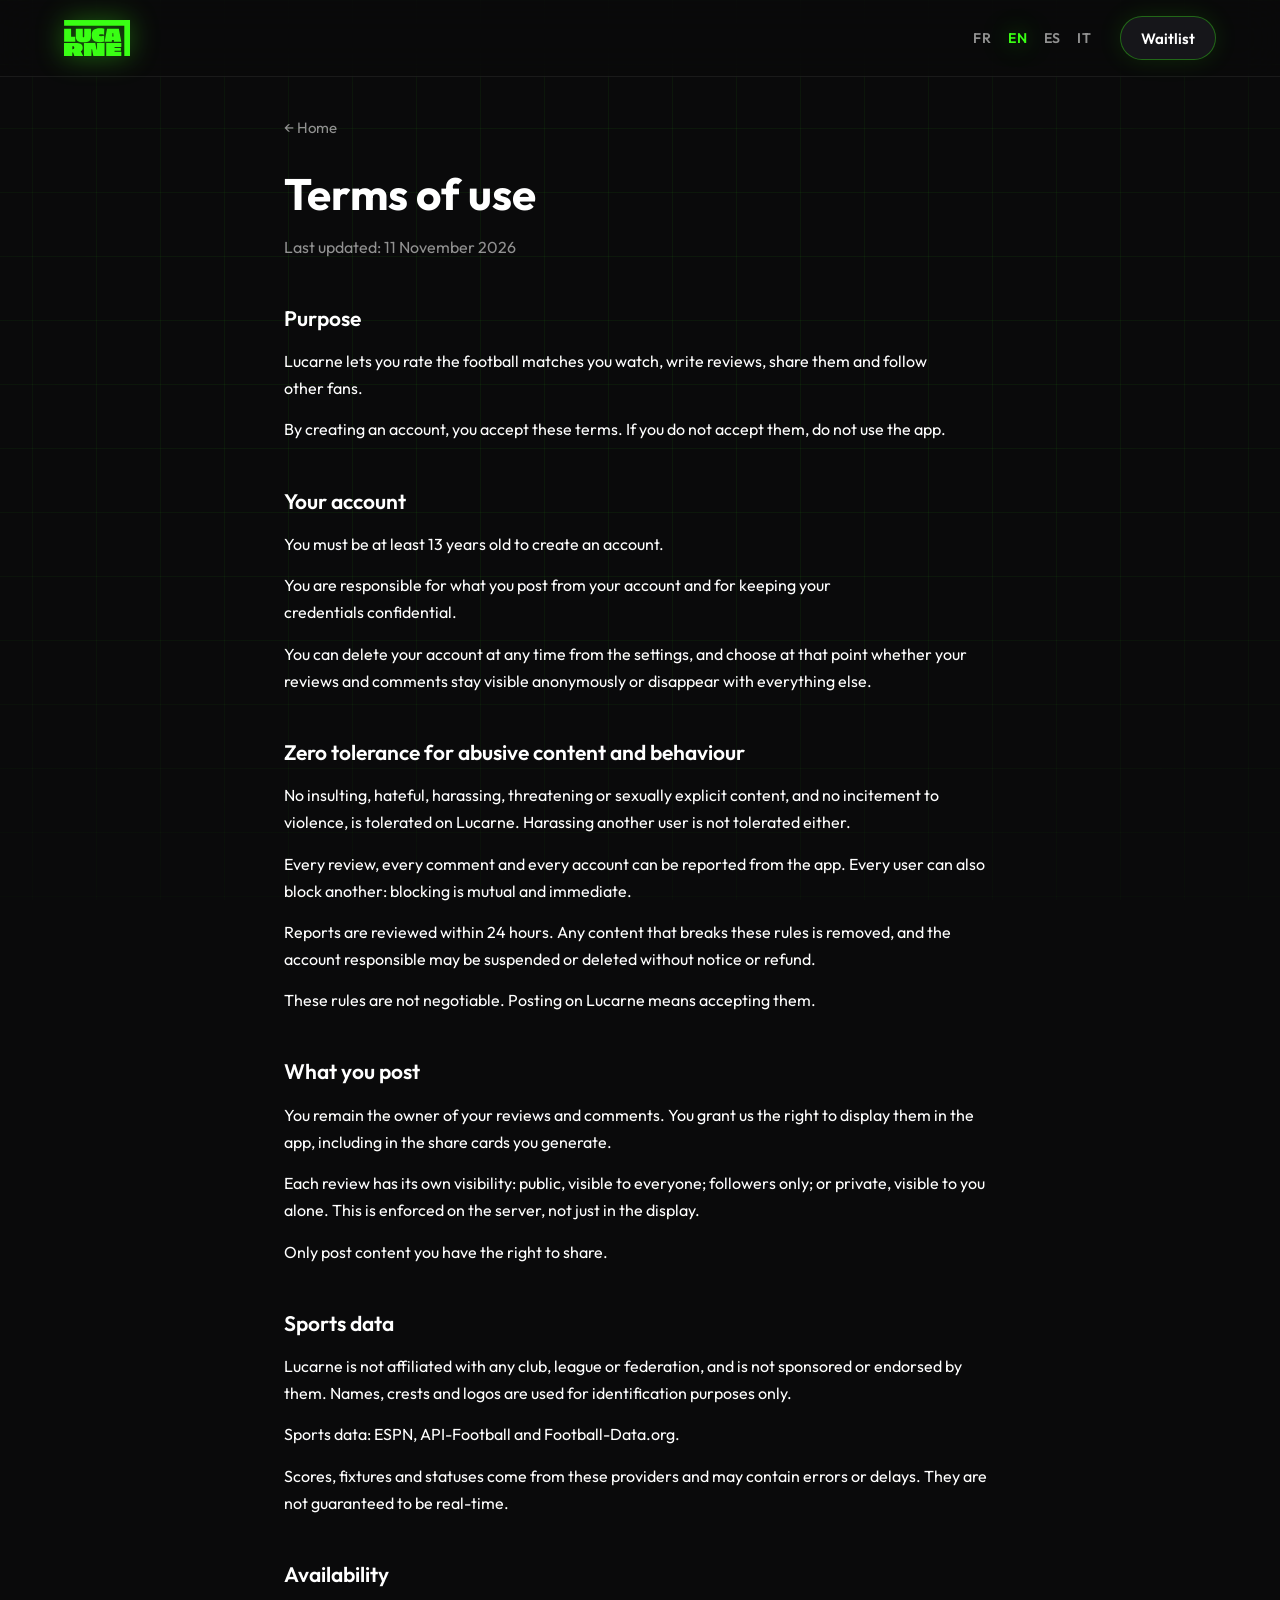
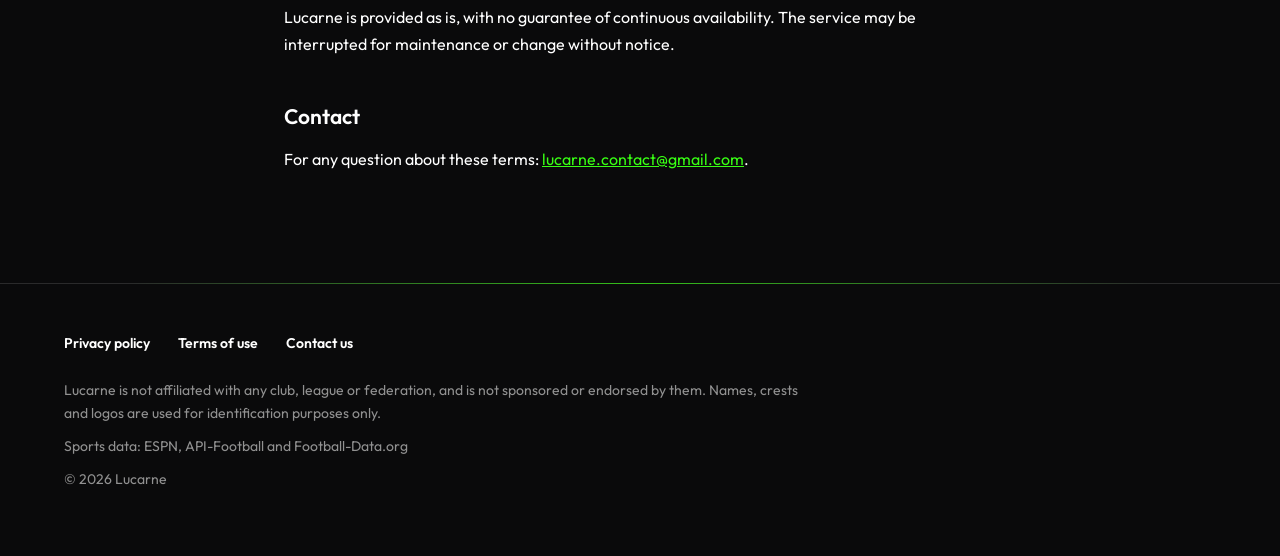
<file: en/legal/terms/index.html>
<!doctype html>
<html lang="en">
  <head>
    <meta charset="utf-8">
    <meta name="viewport" content="width=device-width, initial-scale=1">
    <title>Terms of use · Lucarne</title>
    <meta name="description" content="Rate every match you watch, write what you thought and keep track of your whole football season.">
    <link rel="canonical" href="https://lucarne.eu/en/legal/terms/">
    <link rel="alternate" hreflang="fr" href="https://lucarne.eu/legal/terms/">
    <link rel="alternate" hreflang="en" href="https://lucarne.eu/en/legal/terms/">
    <link rel="alternate" hreflang="es" href="https://lucarne.eu/es/legal/terms/">
    <link rel="alternate" hreflang="it" href="https://lucarne.eu/it/legal/terms/">
    <link rel="alternate" hreflang="x-default" href="https://lucarne.eu/legal/terms/">
    <meta name="theme-color" content="#0A0A0B">
    <meta property="og:type" content="website">
    <meta property="og:site_name" content="Lucarne">
    <meta property="og:url" content="https://lucarne.eu/en/legal/terms/">
    <meta property="og:locale" content="en_GB">
    <meta property="og:locale:alternate" content="fr_FR">
    <meta property="og:locale:alternate" content="es_ES">
    <meta property="og:locale:alternate" content="it_IT">
    <meta property="og:title" content="Terms of use · Lucarne">
    <meta property="og:description" content="Rate every match you watch, write what you thought and keep track of your whole football season.">
    <meta property="og:image" content="https://lucarne.eu/images/og/en.jpg">
    <meta property="og:image:width" content="1200">
    <meta property="og:image:height" content="630">
    <meta name="twitter:card" content="summary_large_image">
    <link rel="icon" type="image/png" href="/favicon.png">
    <link rel="apple-touch-icon" href="/apple-touch-icon.png">
    <link rel="preload" href="/fonts/Outfit_700Bold.ttf" as="font" type="font/ttf" crossorigin>
    <link rel="stylesheet" href="/style.css">
  </head>
  <body>
    <header class="site-header">
      <div class="wrap top">
        <a class="brand" href="/en/"><img src="/logo.svg" alt="Lucarne" width="74" height="40"></a>
        <nav class="top-nav" aria-label="Language">
          <ul class="langs"><li><a href="/legal/terms/" hreflang="fr" lang="fr" onclick="try{localStorage.setItem('lucarne.lang','fr')}catch(e){}">FR</a></li><li><a href="/en/legal/terms/" hreflang="en" lang="en" aria-current="true" onclick="try{localStorage.setItem('lucarne.lang','en')}catch(e){}">EN</a></li><li><a href="/es/legal/terms/" hreflang="es" lang="es" onclick="try{localStorage.setItem('lucarne.lang','es')}catch(e){}">ES</a></li><li><a href="/it/legal/terms/" hreflang="it" lang="it" onclick="try{localStorage.setItem('lucarne.lang','it')}catch(e){}">IT</a></li></ul>
          <a class="nav-cta" href="/en/#liste-attente" data-waitlist-jump>Waitlist</a>
        </nav>
      </div>
    </header>
    <main>
      <article class="wrap legal">
        <a class="back" href="/en/">← Home</a>
        <h1>Terms of use</h1>
        <p class="updated">Last updated: 11 November 2026</p>
        <h2>Purpose</h2>
        <p>Lucarne lets you rate the football matches you watch, write reviews, share them and follow other fans.</p>
        <p>By creating an account, you accept these terms. If you do not accept them, do not use the app.</p>
        <h2>Your account</h2>
        <p>You must be at least 13 years old to create an account.</p>
        <p>You are responsible for what you post from your account and for keeping your credentials confidential.</p>
        <p>You can delete your account at any time from the settings, and choose at that point whether your reviews and comments stay visible anonymously or disappear with everything else.</p>
        <h2>Zero tolerance for abusive content and behaviour</h2>
        <p>No insulting, hateful, harassing, threatening or sexually explicit content, and no incitement to violence, is tolerated on Lucarne. Harassing another user is not tolerated either.</p>
        <p>Every review, every comment and every account can be reported from the app. Every user can also block another: blocking is mutual and immediate.</p>
        <p>Reports are reviewed within 24 hours. Any content that breaks these rules is removed, and the account responsible may be suspended or deleted without notice or refund.</p>
        <p>These rules are not negotiable. Posting on Lucarne means accepting them.</p>
        <h2>What you post</h2>
        <p>You remain the owner of your reviews and comments. You grant us the right to display them in the app, including in the share cards you generate.</p>
        <p>Each review has its own visibility: public, visible to everyone; followers only; or private, visible to you alone. This is enforced on the server, not just in the display.</p>
        <p>Only post content you have the right to share.</p>
        <h2>Sports data</h2>
        <p>Lucarne is not affiliated with any club, league or federation, and is not sponsored or endorsed by them. Names, crests and logos are used for identification purposes only.</p>
        <p>Sports data: ESPN, API-Football and Football-Data.org.</p>
        <p>Scores, fixtures and statuses come from these providers and may contain errors or delays. They are not guaranteed to be real-time.</p>
        <h2>Availability</h2>
        <p>Lucarne is provided as is, with no guarantee of continuous availability. The service may be interrupted for maintenance or change without notice.</p>
        <h2>Contact</h2>
        <p>For any question about these terms: <a href="mailto:lucarne.contact@gmail.com">lucarne.contact@gmail.com</a>.</p>
      </article>
    </main>
    <footer class="footer">
      <div class="wrap">
        <nav aria-label="Legal links">
          <ul>
            <li><a href="/en/legal/privacy/">Privacy policy</a></li>
            <li><a href="/en/legal/terms/">Terms of use</a></li>
            <li><a href="mailto:lucarne.contact@gmail.com">Contact us</a></li>
          </ul>
        </nav>
        <p>Lucarne is not affiliated with any club, league or federation, and is not sponsored or endorsed by them. Names, crests and logos are used for identification purposes only.</p>
        <p>Sports data: ESPN, <span class="nowrap">API-Football</span> and <span class="nowrap">Football-Data.org</span></p>
        <p>© 2026 Lucarne</p>
      </div>
    </footer>
  </body>
</html>
</file>
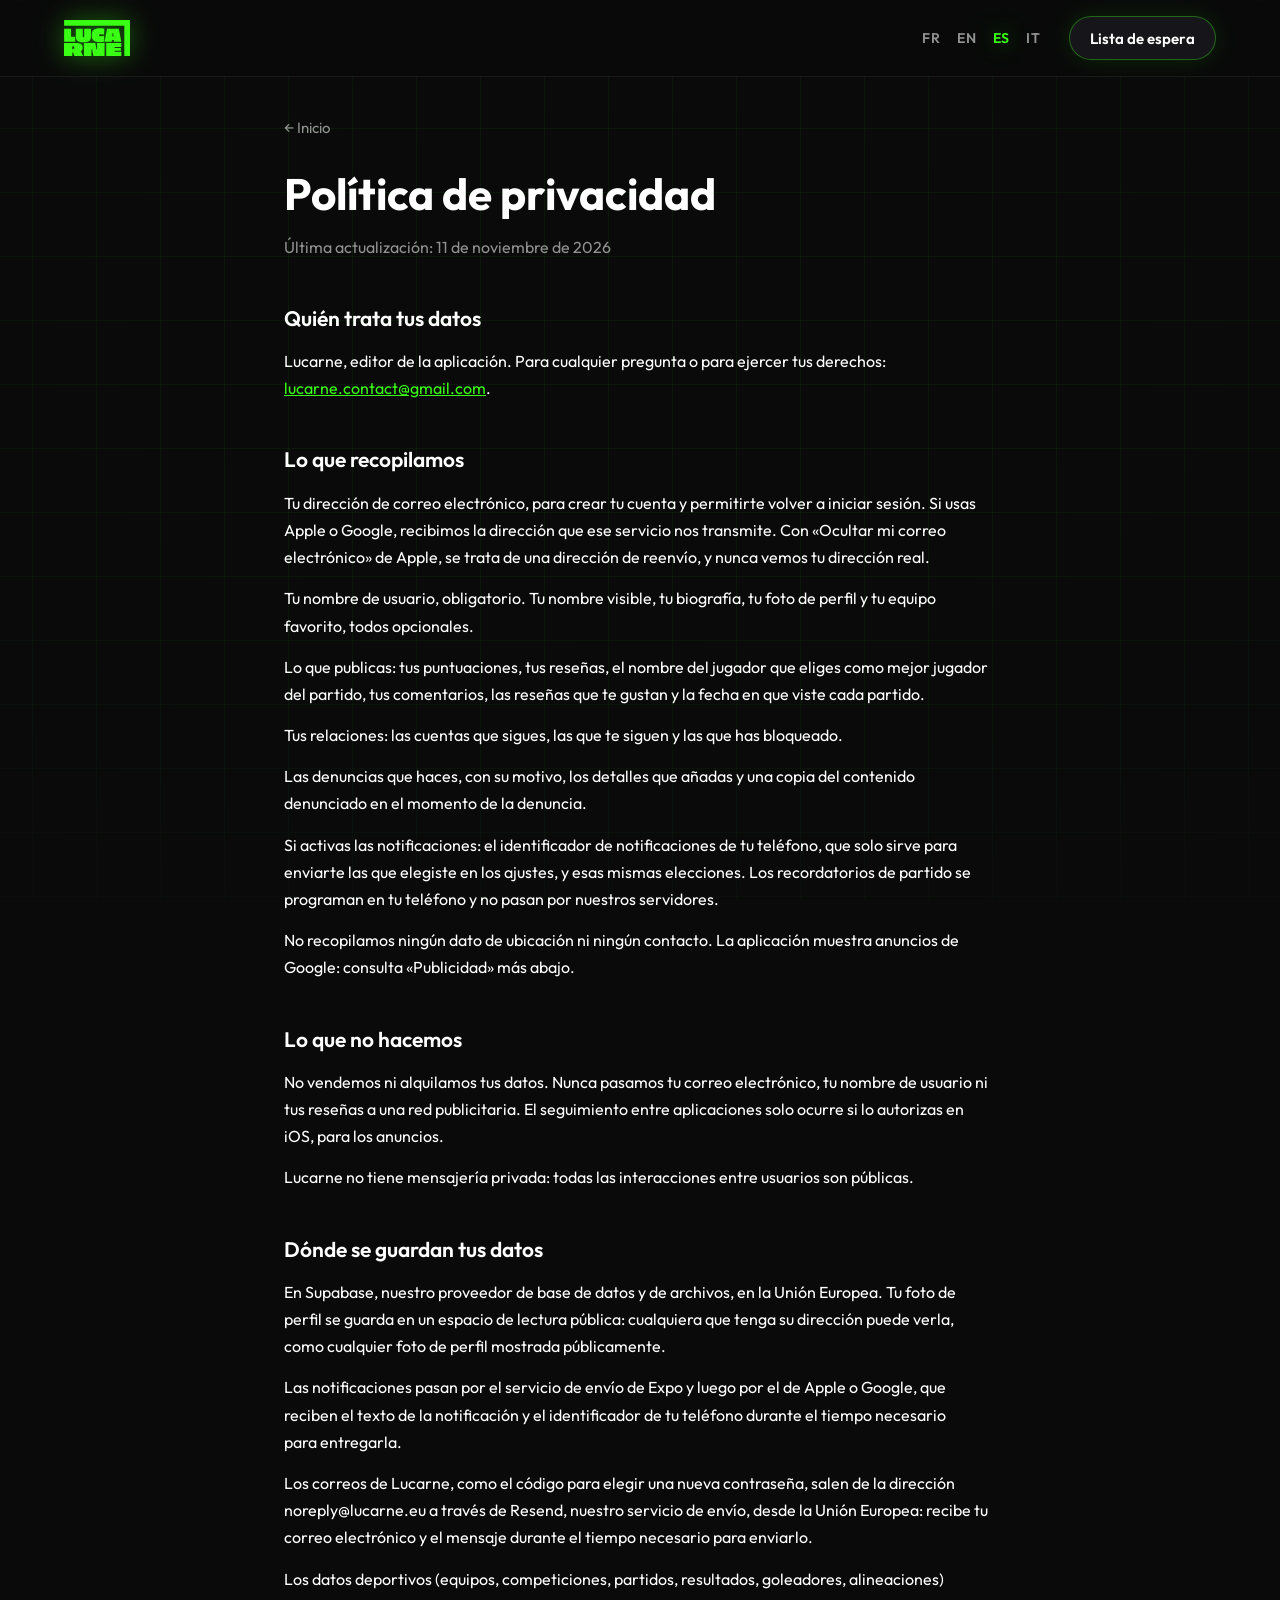
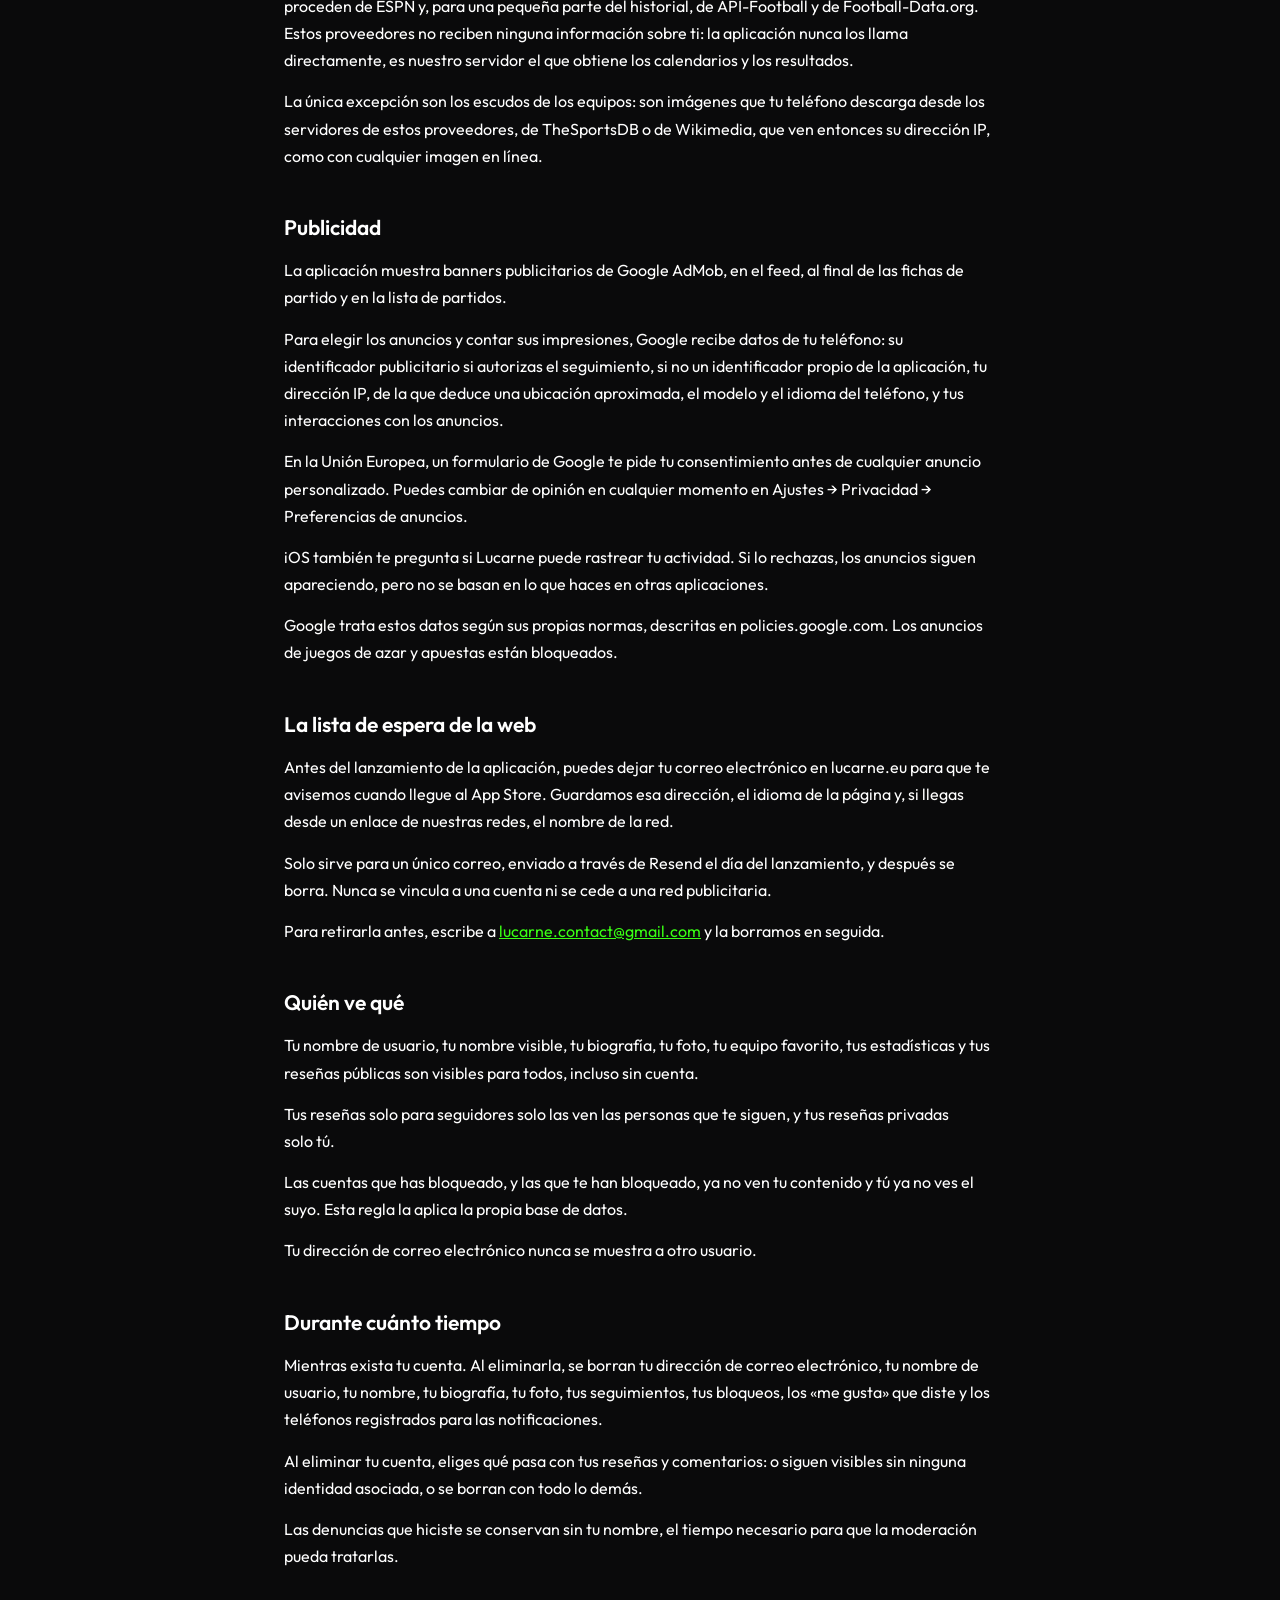
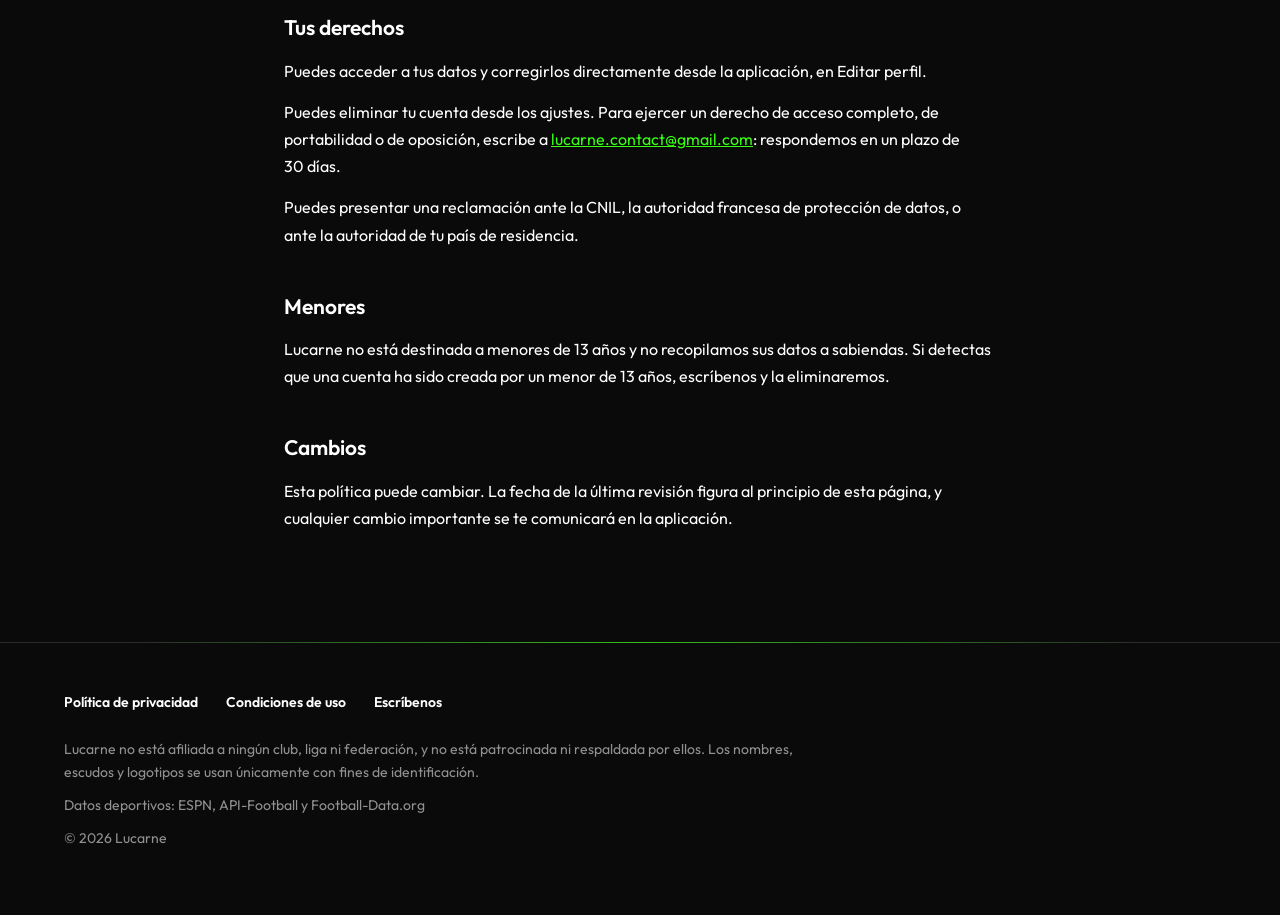
<file: es/legal/privacy/index.html>
<!doctype html>
<html lang="es">
  <head>
    <meta charset="utf-8">
    <meta name="viewport" content="width=device-width, initial-scale=1">
    <title>Política de privacidad · Lucarne</title>
    <meta name="description" content="Puntúa cada partido que ves, escribe lo que te pareció y guarda el recuerdo de toda tu temporada de fútbol.">
    <link rel="canonical" href="https://lucarne.eu/es/legal/privacy/">
    <link rel="alternate" hreflang="fr" href="https://lucarne.eu/legal/privacy/">
    <link rel="alternate" hreflang="en" href="https://lucarne.eu/en/legal/privacy/">
    <link rel="alternate" hreflang="es" href="https://lucarne.eu/es/legal/privacy/">
    <link rel="alternate" hreflang="it" href="https://lucarne.eu/it/legal/privacy/">
    <link rel="alternate" hreflang="x-default" href="https://lucarne.eu/legal/privacy/">
    <meta name="theme-color" content="#0A0A0B">
    <meta property="og:type" content="website">
    <meta property="og:site_name" content="Lucarne">
    <meta property="og:url" content="https://lucarne.eu/es/legal/privacy/">
    <meta property="og:locale" content="es_ES">
    <meta property="og:locale:alternate" content="fr_FR">
    <meta property="og:locale:alternate" content="en_GB">
    <meta property="og:locale:alternate" content="it_IT">
    <meta property="og:title" content="Política de privacidad · Lucarne">
    <meta property="og:description" content="Puntúa cada partido que ves, escribe lo que te pareció y guarda el recuerdo de toda tu temporada de fútbol.">
    <meta property="og:image" content="https://lucarne.eu/images/og/es.jpg">
    <meta property="og:image:width" content="1200">
    <meta property="og:image:height" content="630">
    <meta name="twitter:card" content="summary_large_image">
    <link rel="icon" type="image/png" href="/favicon.png">
    <link rel="apple-touch-icon" href="/apple-touch-icon.png">
    <link rel="preload" href="/fonts/Outfit_700Bold.ttf" as="font" type="font/ttf" crossorigin>
    <link rel="stylesheet" href="/style.css">
  </head>
  <body>
    <header class="site-header">
      <div class="wrap top">
        <a class="brand" href="/es/"><img src="/logo.svg" alt="Lucarne" width="74" height="40"></a>
        <nav class="top-nav" aria-label="Idioma">
          <ul class="langs"><li><a href="/legal/privacy/" hreflang="fr" lang="fr" onclick="try{localStorage.setItem('lucarne.lang','fr')}catch(e){}">FR</a></li><li><a href="/en/legal/privacy/" hreflang="en" lang="en" onclick="try{localStorage.setItem('lucarne.lang','en')}catch(e){}">EN</a></li><li><a href="/es/legal/privacy/" hreflang="es" lang="es" aria-current="true" onclick="try{localStorage.setItem('lucarne.lang','es')}catch(e){}">ES</a></li><li><a href="/it/legal/privacy/" hreflang="it" lang="it" onclick="try{localStorage.setItem('lucarne.lang','it')}catch(e){}">IT</a></li></ul>
          <a class="nav-cta" href="/es/#liste-attente" data-waitlist-jump>Lista de espera</a>
        </nav>
      </div>
    </header>
    <main>
      <article class="wrap legal">
        <a class="back" href="/es/">← Inicio</a>
        <h1>Política de privacidad</h1>
        <p class="updated">Última actualización: 11 de noviembre de 2026</p>
        <h2>Quién trata tus datos</h2>
        <p>Lucarne, editor de la aplicación. Para cualquier pregunta o para ejercer tus derechos: <a href="mailto:lucarne.contact@gmail.com">lucarne.contact@gmail.com</a>.</p>
        <h2>Lo que recopilamos</h2>
        <p>Tu dirección de correo electrónico, para crear tu cuenta y permitirte volver a iniciar sesión. Si usas Apple o Google, recibimos la dirección que ese servicio nos transmite. Con «Ocultar mi correo electrónico» de Apple, se trata de una dirección de reenvío, y nunca vemos tu dirección real.</p>
        <p>Tu nombre de usuario, obligatorio. Tu nombre visible, tu biografía, tu foto de perfil y tu equipo favorito, todos opcionales.</p>
        <p>Lo que publicas: tus puntuaciones, tus reseñas, el nombre del jugador que eliges como mejor jugador del partido, tus comentarios, las reseñas que te gustan y la fecha en que viste cada partido.</p>
        <p>Tus relaciones: las cuentas que sigues, las que te siguen y las que has bloqueado.</p>
        <p>Las denuncias que haces, con su motivo, los detalles que añadas y una copia del contenido denunciado en el momento de la denuncia.</p>
        <p>Si activas las notificaciones: el identificador de notificaciones de tu teléfono, que solo sirve para enviarte las que elegiste en los ajustes, y esas mismas elecciones. Los recordatorios de partido se programan en tu teléfono y no pasan por nuestros servidores.</p>
        <p>No recopilamos ningún dato de ubicación ni ningún contacto. La aplicación muestra anuncios de Google: consulta «Publicidad» más abajo.</p>
        <h2>Lo que no hacemos</h2>
        <p>No vendemos ni alquilamos tus datos. Nunca pasamos tu correo electrónico, tu nombre de usuario ni tus reseñas a una red publicitaria. El seguimiento entre aplicaciones solo ocurre si lo autorizas en iOS, para los anuncios.</p>
        <p>Lucarne no tiene mensajería privada: todas las interacciones entre usuarios son públicas.</p>
        <h2>Dónde se guardan tus datos</h2>
        <p>En Supabase, nuestro proveedor de base de datos y de archivos, en la Unión Europea. Tu foto de perfil se guarda en un espacio de lectura pública: cualquiera que tenga su dirección puede verla, como cualquier foto de perfil mostrada públicamente.</p>
        <p>Las notificaciones pasan por el servicio de envío de Expo y luego por el de Apple o Google, que reciben el texto de la notificación y el identificador de tu teléfono durante el tiempo necesario para entregarla.</p>
        <p>Los correos de Lucarne, como el código para elegir una nueva contraseña, salen de la dirección noreply@lucarne.eu a través de Resend, nuestro servicio de envío, desde la Unión Europea: recibe tu correo electrónico y el mensaje durante el tiempo necesario para enviarlo.</p>
        <p>Los datos deportivos (equipos, competiciones, partidos, resultados, goleadores, alineaciones) proceden de ESPN y, para una pequeña parte del historial, de API-Football y de Football-Data.org. Estos proveedores no reciben ninguna información sobre ti: la aplicación nunca los llama directamente, es nuestro servidor el que obtiene los calendarios y los resultados.</p>
        <p>La única excepción son los escudos de los equipos: son imágenes que tu teléfono descarga desde los servidores de estos proveedores, de TheSportsDB o de Wikimedia, que ven entonces su dirección IP, como con cualquier imagen en línea.</p>
        <h2>Publicidad</h2>
        <p>La aplicación muestra banners publicitarios de Google AdMob, en el feed, al final de las fichas de partido y en la lista de partidos.</p>
        <p>Para elegir los anuncios y contar sus impresiones, Google recibe datos de tu teléfono: su identificador publicitario si autorizas el seguimiento, si no un identificador propio de la aplicación, tu dirección IP, de la que deduce una ubicación aproximada, el modelo y el idioma del teléfono, y tus interacciones con los anuncios.</p>
        <p>En la Unión Europea, un formulario de Google te pide tu consentimiento antes de cualquier anuncio personalizado. Puedes cambiar de opinión en cualquier momento en Ajustes → Privacidad → Preferencias de anuncios.</p>
        <p>iOS también te pregunta si Lucarne puede rastrear tu actividad. Si lo rechazas, los anuncios siguen apareciendo, pero no se basan en lo que haces en otras aplicaciones.</p>
        <p>Google trata estos datos según sus propias normas, descritas en policies.google.com. Los anuncios de juegos de azar y apuestas están bloqueados.</p>
        <h2>La lista de espera de la web</h2>
        <p>Antes del lanzamiento de la aplicación, puedes dejar tu correo electrónico en lucarne.eu para que te avisemos cuando llegue al App Store. Guardamos esa dirección, el idioma de la página y, si llegas desde un enlace de nuestras redes, el nombre de la red.</p>
        <p>Solo sirve para un único correo, enviado a través de Resend el día del lanzamiento, y después se borra. Nunca se vincula a una cuenta ni se cede a una red publicitaria.</p>
        <p>Para retirarla antes, escribe a <a href="mailto:lucarne.contact@gmail.com">lucarne.contact@gmail.com</a> y la borramos en seguida.</p>
        <h2>Quién ve qué</h2>
        <p>Tu nombre de usuario, tu nombre visible, tu biografía, tu foto, tu equipo favorito, tus estadísticas y tus reseñas públicas son visibles para todos, incluso sin cuenta.</p>
        <p>Tus reseñas solo para seguidores solo las ven las personas que te siguen, y tus reseñas privadas solo tú.</p>
        <p>Las cuentas que has bloqueado, y las que te han bloqueado, ya no ven tu contenido y tú ya no ves el suyo. Esta regla la aplica la propia base de datos.</p>
        <p>Tu dirección de correo electrónico nunca se muestra a otro usuario.</p>
        <h2>Durante cuánto tiempo</h2>
        <p>Mientras exista tu cuenta. Al eliminarla, se borran tu dirección de correo electrónico, tu nombre de usuario, tu nombre, tu biografía, tu foto, tus seguimientos, tus bloqueos, los «me gusta» que diste y los teléfonos registrados para las notificaciones.</p>
        <p>Al eliminar tu cuenta, eliges qué pasa con tus reseñas y comentarios: o siguen visibles sin ninguna identidad asociada, o se borran con todo lo demás.</p>
        <p>Las denuncias que hiciste se conservan sin tu nombre, el tiempo necesario para que la moderación pueda tratarlas.</p>
        <h2>Tus derechos</h2>
        <p>Puedes acceder a tus datos y corregirlos directamente desde la aplicación, en Editar perfil.</p>
        <p>Puedes eliminar tu cuenta desde los ajustes. Para ejercer un derecho de acceso completo, de portabilidad o de oposición, escribe a <a href="mailto:lucarne.contact@gmail.com">lucarne.contact@gmail.com</a>: respondemos en un plazo de 30 días.</p>
        <p>Puedes presentar una reclamación ante la CNIL, la autoridad francesa de protección de datos, o ante la autoridad de tu país de residencia.</p>
        <h2>Menores</h2>
        <p>Lucarne no está destinada a menores de 13 años y no recopilamos sus datos a sabiendas. Si detectas que una cuenta ha sido creada por un menor de 13 años, escríbenos y la eliminaremos.</p>
        <h2>Cambios</h2>
        <p>Esta política puede cambiar. La fecha de la última revisión figura al principio de esta página, y cualquier cambio importante se te comunicará en la aplicación.</p>
      </article>
    </main>
    <footer class="footer">
      <div class="wrap">
        <nav aria-label="Enlaces legales">
          <ul>
            <li><a href="/es/legal/privacy/">Política de privacidad</a></li>
            <li><a href="/es/legal/terms/">Condiciones de uso</a></li>
            <li><a href="mailto:lucarne.contact@gmail.com">Escríbenos</a></li>
          </ul>
        </nav>
        <p>Lucarne no está afiliada a ningún club, liga ni federación, y no está patrocinada ni respaldada por ellos. Los nombres, escudos y logotipos se usan únicamente con fines de identificación.</p>
        <p>Datos deportivos: ESPN, <span class="nowrap">API-Football</span> y <span class="nowrap">Football-Data.org</span></p>
        <p>© 2026 Lucarne</p>
      </div>
    </footer>
  </body>
</html>
</file>
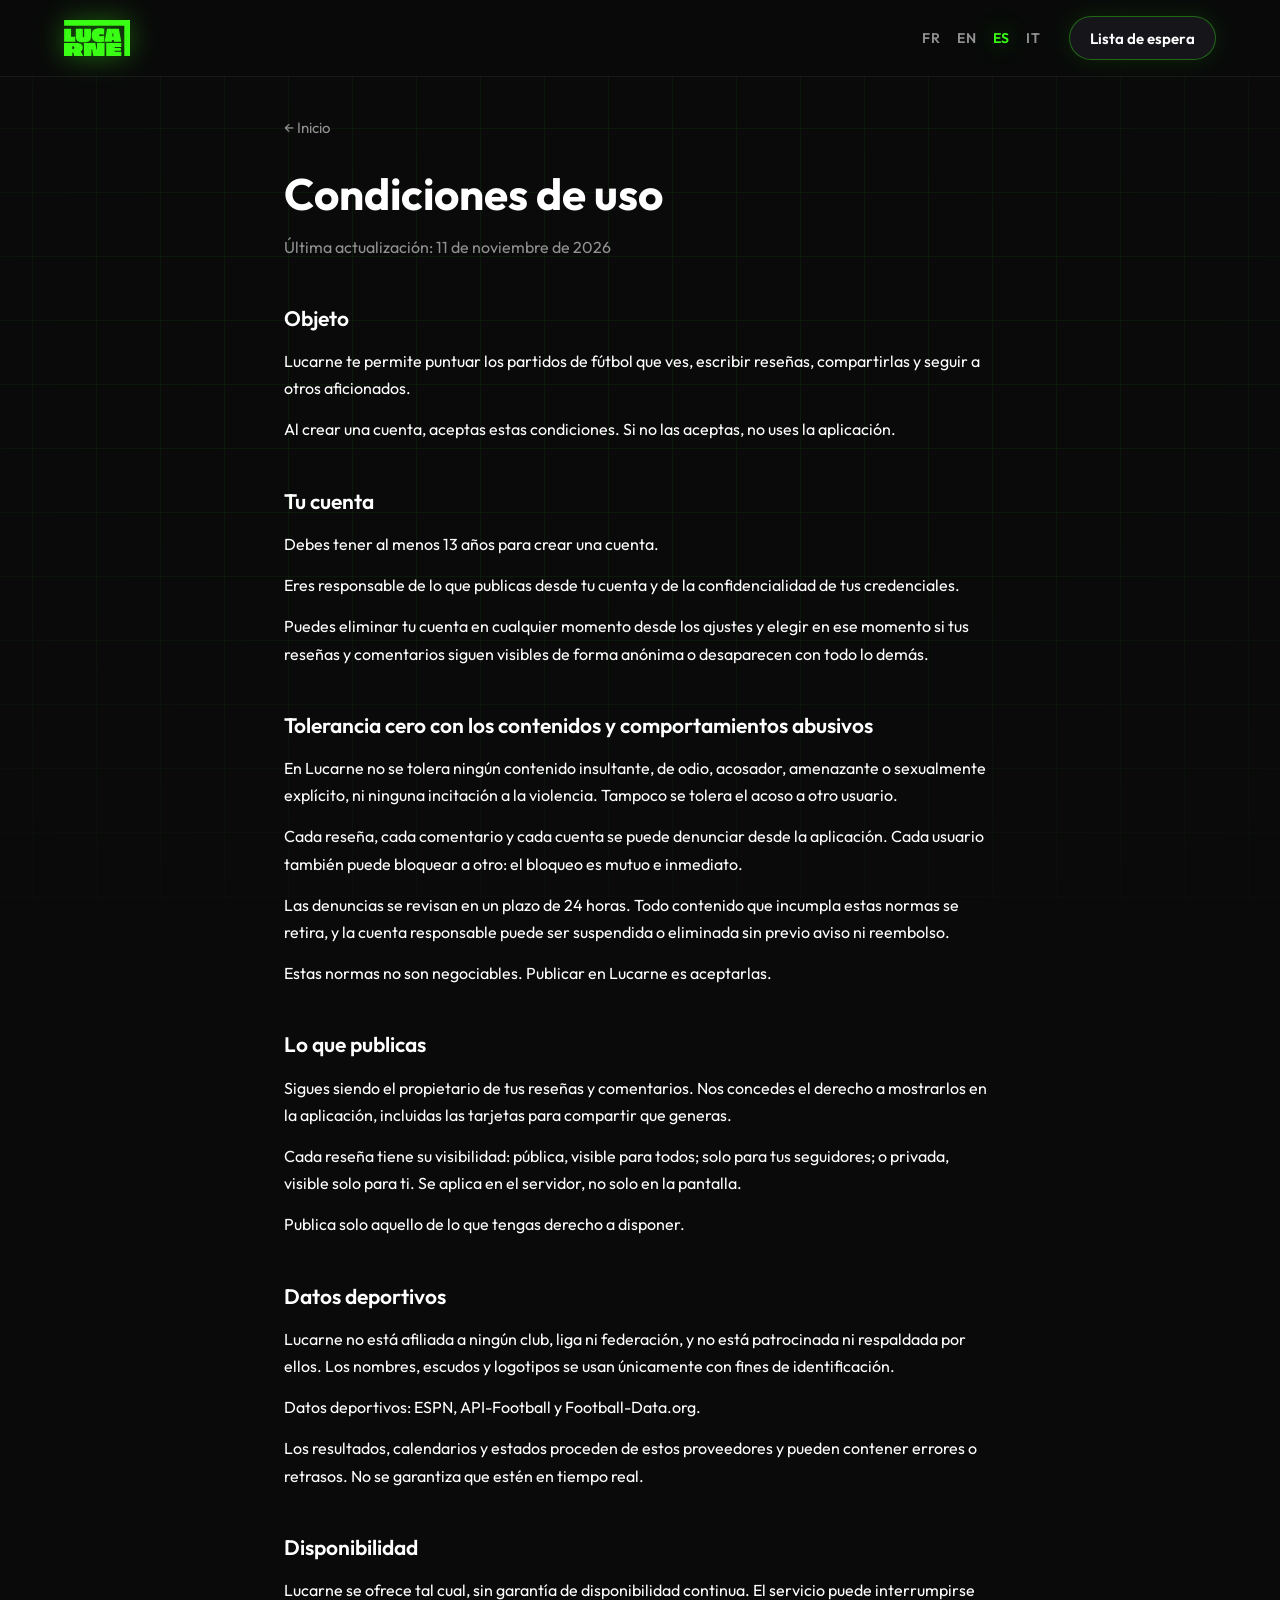
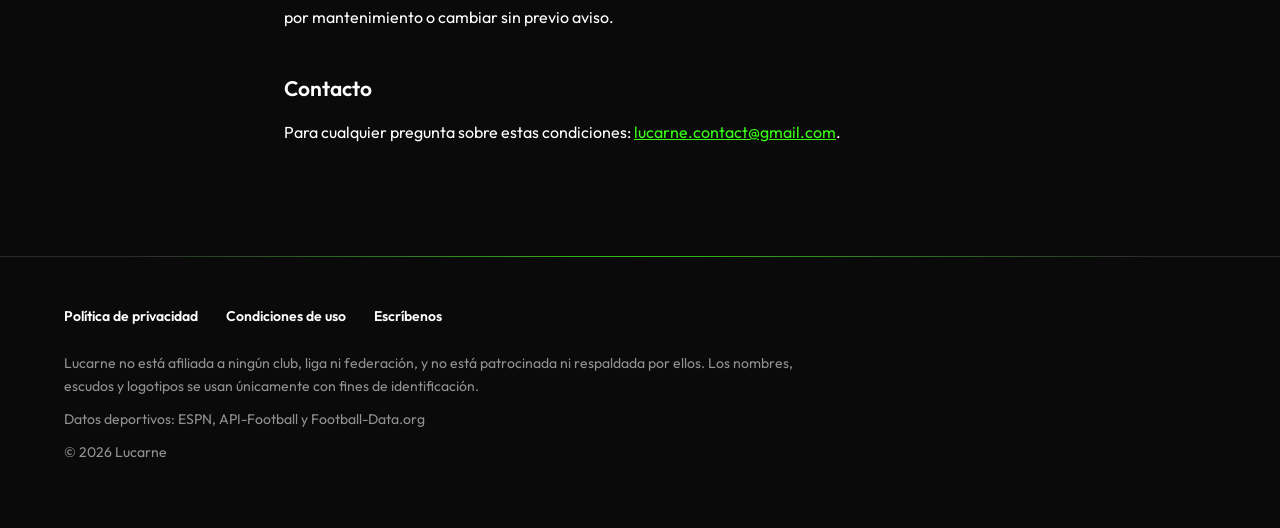
<file: es/legal/terms/index.html>
<!doctype html>
<html lang="es">
  <head>
    <meta charset="utf-8">
    <meta name="viewport" content="width=device-width, initial-scale=1">
    <title>Condiciones de uso · Lucarne</title>
    <meta name="description" content="Puntúa cada partido que ves, escribe lo que te pareció y guarda el recuerdo de toda tu temporada de fútbol.">
    <link rel="canonical" href="https://lucarne.eu/es/legal/terms/">
    <link rel="alternate" hreflang="fr" href="https://lucarne.eu/legal/terms/">
    <link rel="alternate" hreflang="en" href="https://lucarne.eu/en/legal/terms/">
    <link rel="alternate" hreflang="es" href="https://lucarne.eu/es/legal/terms/">
    <link rel="alternate" hreflang="it" href="https://lucarne.eu/it/legal/terms/">
    <link rel="alternate" hreflang="x-default" href="https://lucarne.eu/legal/terms/">
    <meta name="theme-color" content="#0A0A0B">
    <meta property="og:type" content="website">
    <meta property="og:site_name" content="Lucarne">
    <meta property="og:url" content="https://lucarne.eu/es/legal/terms/">
    <meta property="og:locale" content="es_ES">
    <meta property="og:locale:alternate" content="fr_FR">
    <meta property="og:locale:alternate" content="en_GB">
    <meta property="og:locale:alternate" content="it_IT">
    <meta property="og:title" content="Condiciones de uso · Lucarne">
    <meta property="og:description" content="Puntúa cada partido que ves, escribe lo que te pareció y guarda el recuerdo de toda tu temporada de fútbol.">
    <meta property="og:image" content="https://lucarne.eu/images/og/es.jpg">
    <meta property="og:image:width" content="1200">
    <meta property="og:image:height" content="630">
    <meta name="twitter:card" content="summary_large_image">
    <link rel="icon" type="image/png" href="/favicon.png">
    <link rel="apple-touch-icon" href="/apple-touch-icon.png">
    <link rel="preload" href="/fonts/Outfit_700Bold.ttf" as="font" type="font/ttf" crossorigin>
    <link rel="stylesheet" href="/style.css">
  </head>
  <body>
    <header class="site-header">
      <div class="wrap top">
        <a class="brand" href="/es/"><img src="/logo.svg" alt="Lucarne" width="74" height="40"></a>
        <nav class="top-nav" aria-label="Idioma">
          <ul class="langs"><li><a href="/legal/terms/" hreflang="fr" lang="fr" onclick="try{localStorage.setItem('lucarne.lang','fr')}catch(e){}">FR</a></li><li><a href="/en/legal/terms/" hreflang="en" lang="en" onclick="try{localStorage.setItem('lucarne.lang','en')}catch(e){}">EN</a></li><li><a href="/es/legal/terms/" hreflang="es" lang="es" aria-current="true" onclick="try{localStorage.setItem('lucarne.lang','es')}catch(e){}">ES</a></li><li><a href="/it/legal/terms/" hreflang="it" lang="it" onclick="try{localStorage.setItem('lucarne.lang','it')}catch(e){}">IT</a></li></ul>
          <a class="nav-cta" href="/es/#liste-attente" data-waitlist-jump>Lista de espera</a>
        </nav>
      </div>
    </header>
    <main>
      <article class="wrap legal">
        <a class="back" href="/es/">← Inicio</a>
        <h1>Condiciones de uso</h1>
        <p class="updated">Última actualización: 11 de noviembre de 2026</p>
        <h2>Objeto</h2>
        <p>Lucarne te permite puntuar los partidos de fútbol que ves, escribir reseñas, compartirlas y seguir a otros aficionados.</p>
        <p>Al crear una cuenta, aceptas estas condiciones. Si no las aceptas, no uses la aplicación.</p>
        <h2>Tu cuenta</h2>
        <p>Debes tener al menos 13 años para crear una cuenta.</p>
        <p>Eres responsable de lo que publicas desde tu cuenta y de la confidencialidad de tus credenciales.</p>
        <p>Puedes eliminar tu cuenta en cualquier momento desde los ajustes y elegir en ese momento si tus reseñas y comentarios siguen visibles de forma anónima o desaparecen con todo lo demás.</p>
        <h2>Tolerancia cero con los contenidos y comportamientos abusivos</h2>
        <p>En Lucarne no se tolera ningún contenido insultante, de odio, acosador, amenazante o sexualmente explícito, ni ninguna incitación a la violencia. Tampoco se tolera el acoso a otro usuario.</p>
        <p>Cada reseña, cada comentario y cada cuenta se puede denunciar desde la aplicación. Cada usuario también puede bloquear a otro: el bloqueo es mutuo e inmediato.</p>
        <p>Las denuncias se revisan en un plazo de 24 horas. Todo contenido que incumpla estas normas se retira, y la cuenta responsable puede ser suspendida o eliminada sin previo aviso ni reembolso.</p>
        <p>Estas normas no son negociables. Publicar en Lucarne es aceptarlas.</p>
        <h2>Lo que publicas</h2>
        <p>Sigues siendo el propietario de tus reseñas y comentarios. Nos concedes el derecho a mostrarlos en la aplicación, incluidas las tarjetas para compartir que generas.</p>
        <p>Cada reseña tiene su visibilidad: pública, visible para todos; solo para tus seguidores; o privada, visible solo para ti. Se aplica en el servidor, no solo en la pantalla.</p>
        <p>Publica solo aquello de lo que tengas derecho a disponer.</p>
        <h2>Datos deportivos</h2>
        <p>Lucarne no está afiliada a ningún club, liga ni federación, y no está patrocinada ni respaldada por ellos. Los nombres, escudos y logotipos se usan únicamente con fines de identificación.</p>
        <p>Datos deportivos: ESPN, API-Football y Football-Data.org.</p>
        <p>Los resultados, calendarios y estados proceden de estos proveedores y pueden contener errores o retrasos. No se garantiza que estén en tiempo real.</p>
        <h2>Disponibilidad</h2>
        <p>Lucarne se ofrece tal cual, sin garantía de disponibilidad continua. El servicio puede interrumpirse por mantenimiento o cambiar sin previo aviso.</p>
        <h2>Contacto</h2>
        <p>Para cualquier pregunta sobre estas condiciones: <a href="mailto:lucarne.contact@gmail.com">lucarne.contact@gmail.com</a>.</p>
      </article>
    </main>
    <footer class="footer">
      <div class="wrap">
        <nav aria-label="Enlaces legales">
          <ul>
            <li><a href="/es/legal/privacy/">Política de privacidad</a></li>
            <li><a href="/es/legal/terms/">Condiciones de uso</a></li>
            <li><a href="mailto:lucarne.contact@gmail.com">Escríbenos</a></li>
          </ul>
        </nav>
        <p>Lucarne no está afiliada a ningún club, liga ni federación, y no está patrocinada ni respaldada por ellos. Los nombres, escudos y logotipos se usan únicamente con fines de identificación.</p>
        <p>Datos deportivos: ESPN, <span class="nowrap">API-Football</span> y <span class="nowrap">Football-Data.org</span></p>
        <p>© 2026 Lucarne</p>
      </div>
    </footer>
  </body>
</html>
</file>
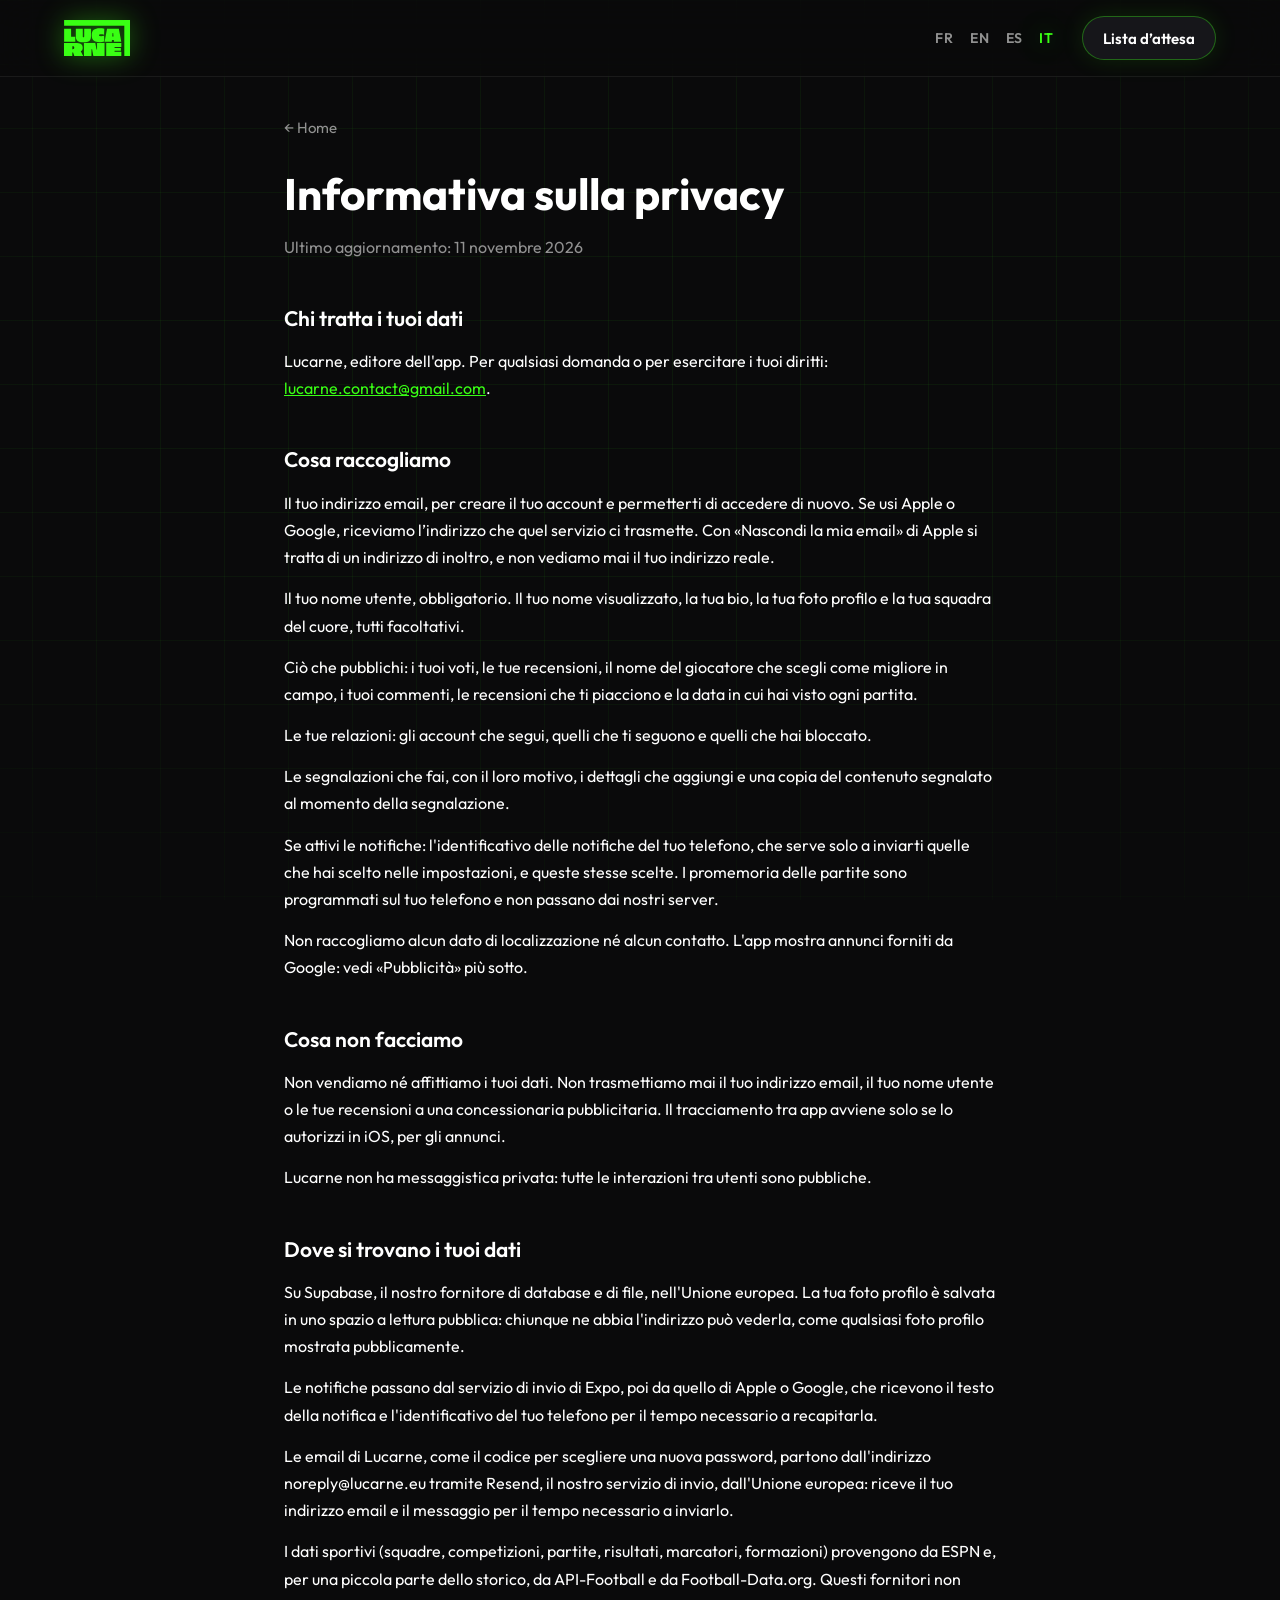
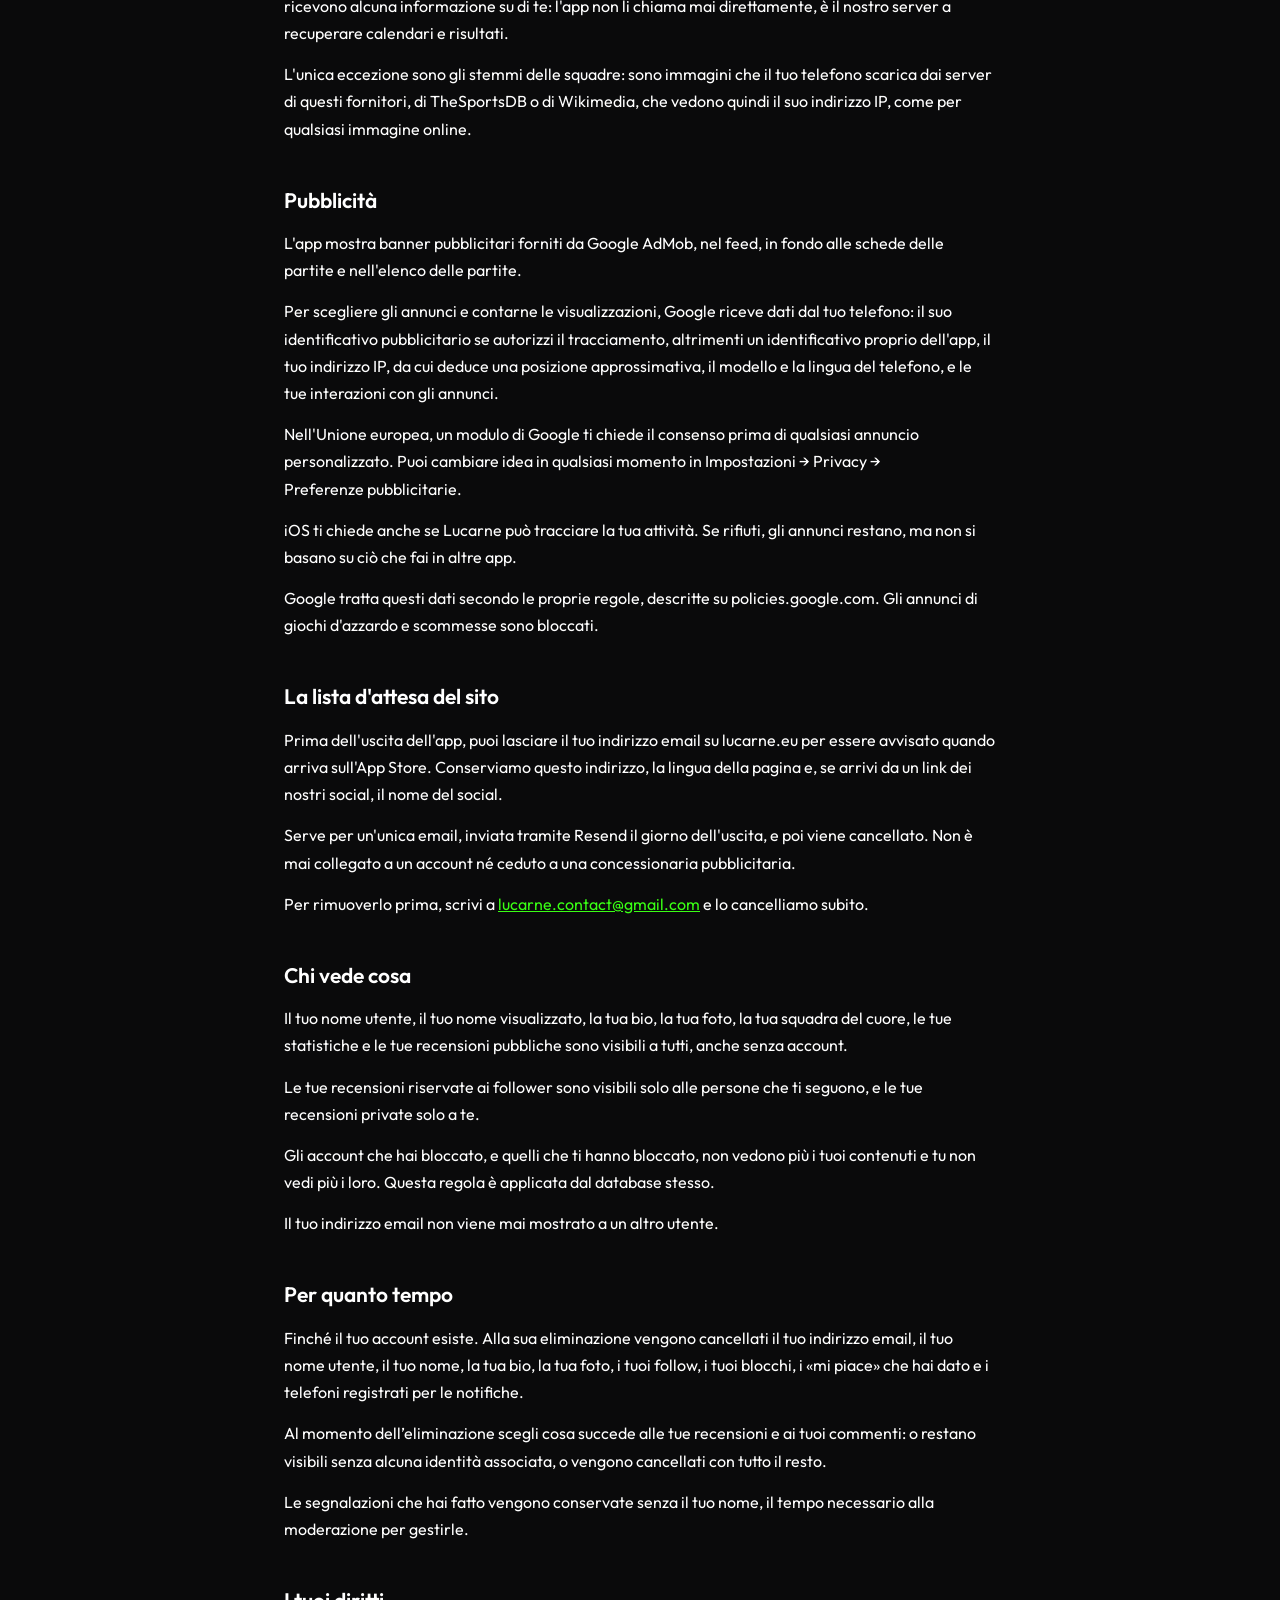
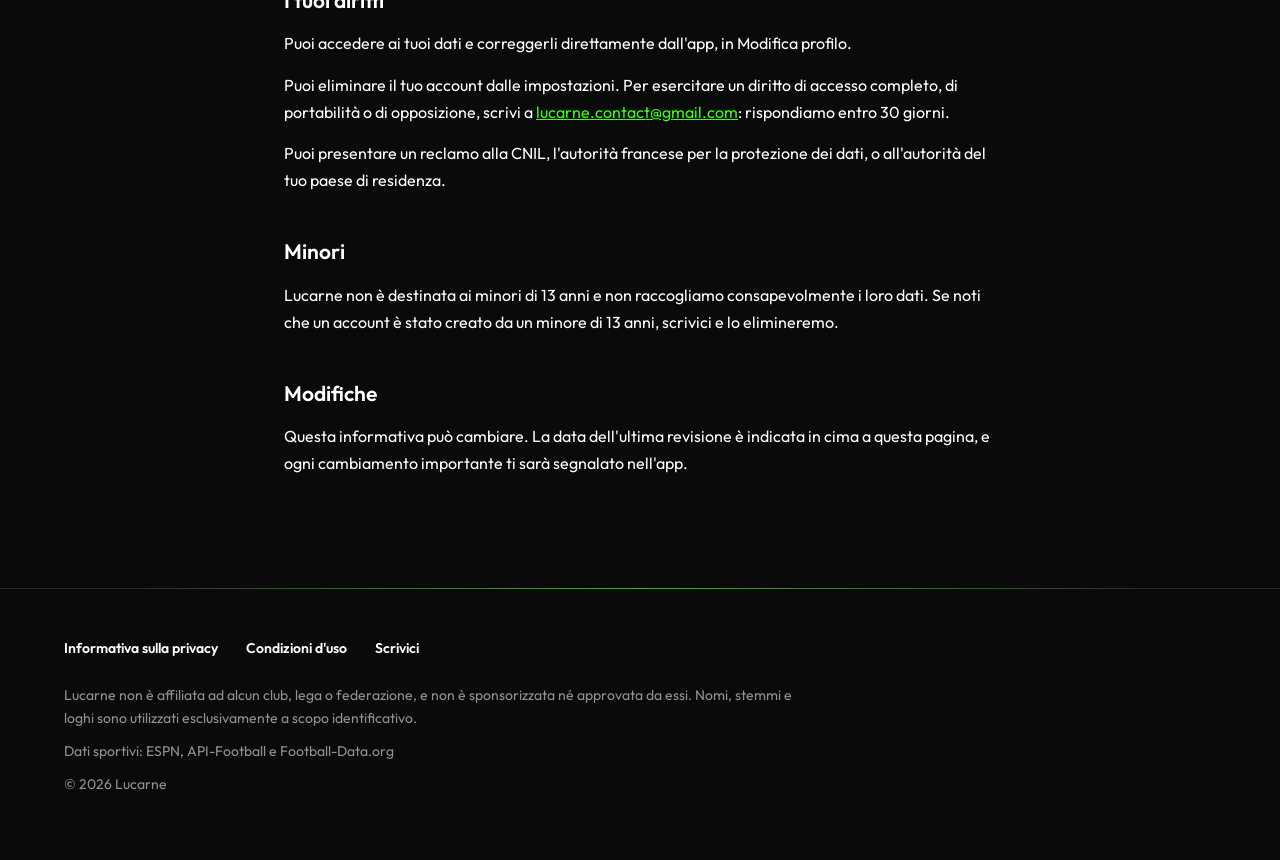
<file: it/legal/privacy/index.html>
<!doctype html>
<html lang="it">
  <head>
    <meta charset="utf-8">
    <meta name="viewport" content="width=device-width, initial-scale=1">
    <title>Informativa sulla privacy · Lucarne</title>
    <meta name="description" content="Vota ogni partita che guardi, scrivi cosa ne hai pensato e tieni traccia di tutta la tua stagione di calcio.">
    <link rel="canonical" href="https://lucarne.eu/it/legal/privacy/">
    <link rel="alternate" hreflang="fr" href="https://lucarne.eu/legal/privacy/">
    <link rel="alternate" hreflang="en" href="https://lucarne.eu/en/legal/privacy/">
    <link rel="alternate" hreflang="es" href="https://lucarne.eu/es/legal/privacy/">
    <link rel="alternate" hreflang="it" href="https://lucarne.eu/it/legal/privacy/">
    <link rel="alternate" hreflang="x-default" href="https://lucarne.eu/legal/privacy/">
    <meta name="theme-color" content="#0A0A0B">
    <meta property="og:type" content="website">
    <meta property="og:site_name" content="Lucarne">
    <meta property="og:url" content="https://lucarne.eu/it/legal/privacy/">
    <meta property="og:locale" content="it_IT">
    <meta property="og:locale:alternate" content="fr_FR">
    <meta property="og:locale:alternate" content="en_GB">
    <meta property="og:locale:alternate" content="es_ES">
    <meta property="og:title" content="Informativa sulla privacy · Lucarne">
    <meta property="og:description" content="Vota ogni partita che guardi, scrivi cosa ne hai pensato e tieni traccia di tutta la tua stagione di calcio.">
    <meta property="og:image" content="https://lucarne.eu/images/og/it.jpg">
    <meta property="og:image:width" content="1200">
    <meta property="og:image:height" content="630">
    <meta name="twitter:card" content="summary_large_image">
    <link rel="icon" type="image/png" href="/favicon.png">
    <link rel="apple-touch-icon" href="/apple-touch-icon.png">
    <link rel="preload" href="/fonts/Outfit_700Bold.ttf" as="font" type="font/ttf" crossorigin>
    <link rel="stylesheet" href="/style.css">
  </head>
  <body>
    <header class="site-header">
      <div class="wrap top">
        <a class="brand" href="/it/"><img src="/logo.svg" alt="Lucarne" width="74" height="40"></a>
        <nav class="top-nav" aria-label="Lingua">
          <ul class="langs"><li><a href="/legal/privacy/" hreflang="fr" lang="fr" onclick="try{localStorage.setItem('lucarne.lang','fr')}catch(e){}">FR</a></li><li><a href="/en/legal/privacy/" hreflang="en" lang="en" onclick="try{localStorage.setItem('lucarne.lang','en')}catch(e){}">EN</a></li><li><a href="/es/legal/privacy/" hreflang="es" lang="es" onclick="try{localStorage.setItem('lucarne.lang','es')}catch(e){}">ES</a></li><li><a href="/it/legal/privacy/" hreflang="it" lang="it" aria-current="true" onclick="try{localStorage.setItem('lucarne.lang','it')}catch(e){}">IT</a></li></ul>
          <a class="nav-cta" href="/it/#liste-attente" data-waitlist-jump>Lista d’attesa</a>
        </nav>
      </div>
    </header>
    <main>
      <article class="wrap legal">
        <a class="back" href="/it/">← Home</a>
        <h1>Informativa sulla privacy</h1>
        <p class="updated">Ultimo aggiornamento: 11 novembre 2026</p>
        <h2>Chi tratta i tuoi dati</h2>
        <p>Lucarne, editore dell'app. Per qualsiasi domanda o per esercitare i tuoi diritti: <a href="mailto:lucarne.contact@gmail.com">lucarne.contact@gmail.com</a>.</p>
        <h2>Cosa raccogliamo</h2>
        <p>Il tuo indirizzo email, per creare il tuo account e permetterti di accedere di nuovo. Se usi Apple o Google, riceviamo l’indirizzo che quel servizio ci trasmette. Con «Nascondi la mia email» di Apple si tratta di un indirizzo di inoltro, e non vediamo mai il tuo indirizzo reale.</p>
        <p>Il tuo nome utente, obbligatorio. Il tuo nome visualizzato, la tua bio, la tua foto profilo e la tua squadra del cuore, tutti facoltativi.</p>
        <p>Ciò che pubblichi: i tuoi voti, le tue recensioni, il nome del giocatore che scegli come migliore in campo, i tuoi commenti, le recensioni che ti piacciono e la data in cui hai visto ogni partita.</p>
        <p>Le tue relazioni: gli account che segui, quelli che ti seguono e quelli che hai bloccato.</p>
        <p>Le segnalazioni che fai, con il loro motivo, i dettagli che aggiungi e una copia del contenuto segnalato al momento della segnalazione.</p>
        <p>Se attivi le notifiche: l'identificativo delle notifiche del tuo telefono, che serve solo a inviarti quelle che hai scelto nelle impostazioni, e queste stesse scelte. I promemoria delle partite sono programmati sul tuo telefono e non passano dai nostri server.</p>
        <p>Non raccogliamo alcun dato di localizzazione né alcun contatto. L'app mostra annunci forniti da Google: vedi «Pubblicità» più sotto.</p>
        <h2>Cosa non facciamo</h2>
        <p>Non vendiamo né affittiamo i tuoi dati. Non trasmettiamo mai il tuo indirizzo email, il tuo nome utente o le tue recensioni a una concessionaria pubblicitaria. Il tracciamento tra app avviene solo se lo autorizzi in iOS, per gli annunci.</p>
        <p>Lucarne non ha messaggistica privata: tutte le interazioni tra utenti sono pubbliche.</p>
        <h2>Dove si trovano i tuoi dati</h2>
        <p>Su Supabase, il nostro fornitore di database e di file, nell'Unione europea. La tua foto profilo è salvata in uno spazio a lettura pubblica: chiunque ne abbia l'indirizzo può vederla, come qualsiasi foto profilo mostrata pubblicamente.</p>
        <p>Le notifiche passano dal servizio di invio di Expo, poi da quello di Apple o Google, che ricevono il testo della notifica e l'identificativo del tuo telefono per il tempo necessario a recapitarla.</p>
        <p>Le email di Lucarne, come il codice per scegliere una nuova password, partono dall'indirizzo noreply@lucarne.eu tramite Resend, il nostro servizio di invio, dall'Unione europea: riceve il tuo indirizzo email e il messaggio per il tempo necessario a inviarlo.</p>
        <p>I dati sportivi (squadre, competizioni, partite, risultati, marcatori, formazioni) provengono da ESPN e, per una piccola parte dello storico, da API-Football e da Football-Data.org. Questi fornitori non ricevono alcuna informazione su di te: l'app non li chiama mai direttamente, è il nostro server a recuperare calendari e risultati.</p>
        <p>L'unica eccezione sono gli stemmi delle squadre: sono immagini che il tuo telefono scarica dai server di questi fornitori, di TheSportsDB o di Wikimedia, che vedono quindi il suo indirizzo IP, come per qualsiasi immagine online.</p>
        <h2>Pubblicità</h2>
        <p>L'app mostra banner pubblicitari forniti da Google AdMob, nel feed, in fondo alle schede delle partite e nell'elenco delle partite.</p>
        <p>Per scegliere gli annunci e contarne le visualizzazioni, Google riceve dati dal tuo telefono: il suo identificativo pubblicitario se autorizzi il tracciamento, altrimenti un identificativo proprio dell'app, il tuo indirizzo IP, da cui deduce una posizione approssimativa, il modello e la lingua del telefono, e le tue interazioni con gli annunci.</p>
        <p>Nell'Unione europea, un modulo di Google ti chiede il consenso prima di qualsiasi annuncio personalizzato. Puoi cambiare idea in qualsiasi momento in Impostazioni → Privacy → Preferenze pubblicitarie.</p>
        <p>iOS ti chiede anche se Lucarne può tracciare la tua attività. Se rifiuti, gli annunci restano, ma non si basano su ciò che fai in altre app.</p>
        <p>Google tratta questi dati secondo le proprie regole, descritte su policies.google.com. Gli annunci di giochi d'azzardo e scommesse sono bloccati.</p>
        <h2>La lista d'attesa del sito</h2>
        <p>Prima dell'uscita dell'app, puoi lasciare il tuo indirizzo email su lucarne.eu per essere avvisato quando arriva sull'App Store. Conserviamo questo indirizzo, la lingua della pagina e, se arrivi da un link dei nostri social, il nome del social.</p>
        <p>Serve per un'unica email, inviata tramite Resend il giorno dell'uscita, e poi viene cancellato. Non è mai collegato a un account né ceduto a una concessionaria pubblicitaria.</p>
        <p>Per rimuoverlo prima, scrivi a <a href="mailto:lucarne.contact@gmail.com">lucarne.contact@gmail.com</a> e lo cancelliamo subito.</p>
        <h2>Chi vede cosa</h2>
        <p>Il tuo nome utente, il tuo nome visualizzato, la tua bio, la tua foto, la tua squadra del cuore, le tue statistiche e le tue recensioni pubbliche sono visibili a tutti, anche senza account.</p>
        <p>Le tue recensioni riservate ai follower sono visibili solo alle persone che ti seguono, e le tue recensioni private solo a te.</p>
        <p>Gli account che hai bloccato, e quelli che ti hanno bloccato, non vedono più i tuoi contenuti e tu non vedi più i loro. Questa regola è applicata dal database stesso.</p>
        <p>Il tuo indirizzo email non viene mai mostrato a un altro utente.</p>
        <h2>Per quanto tempo</h2>
        <p>Finché il tuo account esiste. Alla sua eliminazione vengono cancellati il tuo indirizzo email, il tuo nome utente, il tuo nome, la tua bio, la tua foto, i tuoi follow, i tuoi blocchi, i «mi piace» che hai dato e i telefoni registrati per le notifiche.</p>
        <p>Al momento dell’eliminazione scegli cosa succede alle tue recensioni e ai tuoi commenti: o restano visibili senza alcuna identità associata, o vengono cancellati con tutto il resto.</p>
        <p>Le segnalazioni che hai fatto vengono conservate senza il tuo nome, il tempo necessario alla moderazione per gestirle.</p>
        <h2>I tuoi diritti</h2>
        <p>Puoi accedere ai tuoi dati e correggerli direttamente dall'app, in Modifica profilo.</p>
        <p>Puoi eliminare il tuo account dalle impostazioni. Per esercitare un diritto di accesso completo, di portabilità o di opposizione, scrivi a <a href="mailto:lucarne.contact@gmail.com">lucarne.contact@gmail.com</a>: rispondiamo entro 30 giorni.</p>
        <p>Puoi presentare un reclamo alla CNIL, l'autorità francese per la protezione dei dati, o all'autorità del tuo paese di residenza.</p>
        <h2>Minori</h2>
        <p>Lucarne non è destinata ai minori di 13 anni e non raccogliamo consapevolmente i loro dati. Se noti che un account è stato creato da un minore di 13 anni, scrivici e lo elimineremo.</p>
        <h2>Modifiche</h2>
        <p>Questa informativa può cambiare. La data dell'ultima revisione è indicata in cima a questa pagina, e ogni cambiamento importante ti sarà segnalato nell'app.</p>
      </article>
    </main>
    <footer class="footer">
      <div class="wrap">
        <nav aria-label="Link legali">
          <ul>
            <li><a href="/it/legal/privacy/">Informativa sulla privacy</a></li>
            <li><a href="/it/legal/terms/">Condizioni d'uso</a></li>
            <li><a href="mailto:lucarne.contact@gmail.com">Scrivici</a></li>
          </ul>
        </nav>
        <p>Lucarne non è affiliata ad alcun club, lega o federazione, e non è sponsorizzata né approvata da essi. Nomi, stemmi e loghi sono utilizzati esclusivamente a scopo identificativo.</p>
        <p>Dati sportivi: ESPN, <span class="nowrap">API-Football</span> e <span class="nowrap">Football-Data.org</span></p>
        <p>© 2026 Lucarne</p>
      </div>
    </footer>
  </body>
</html>
</file>
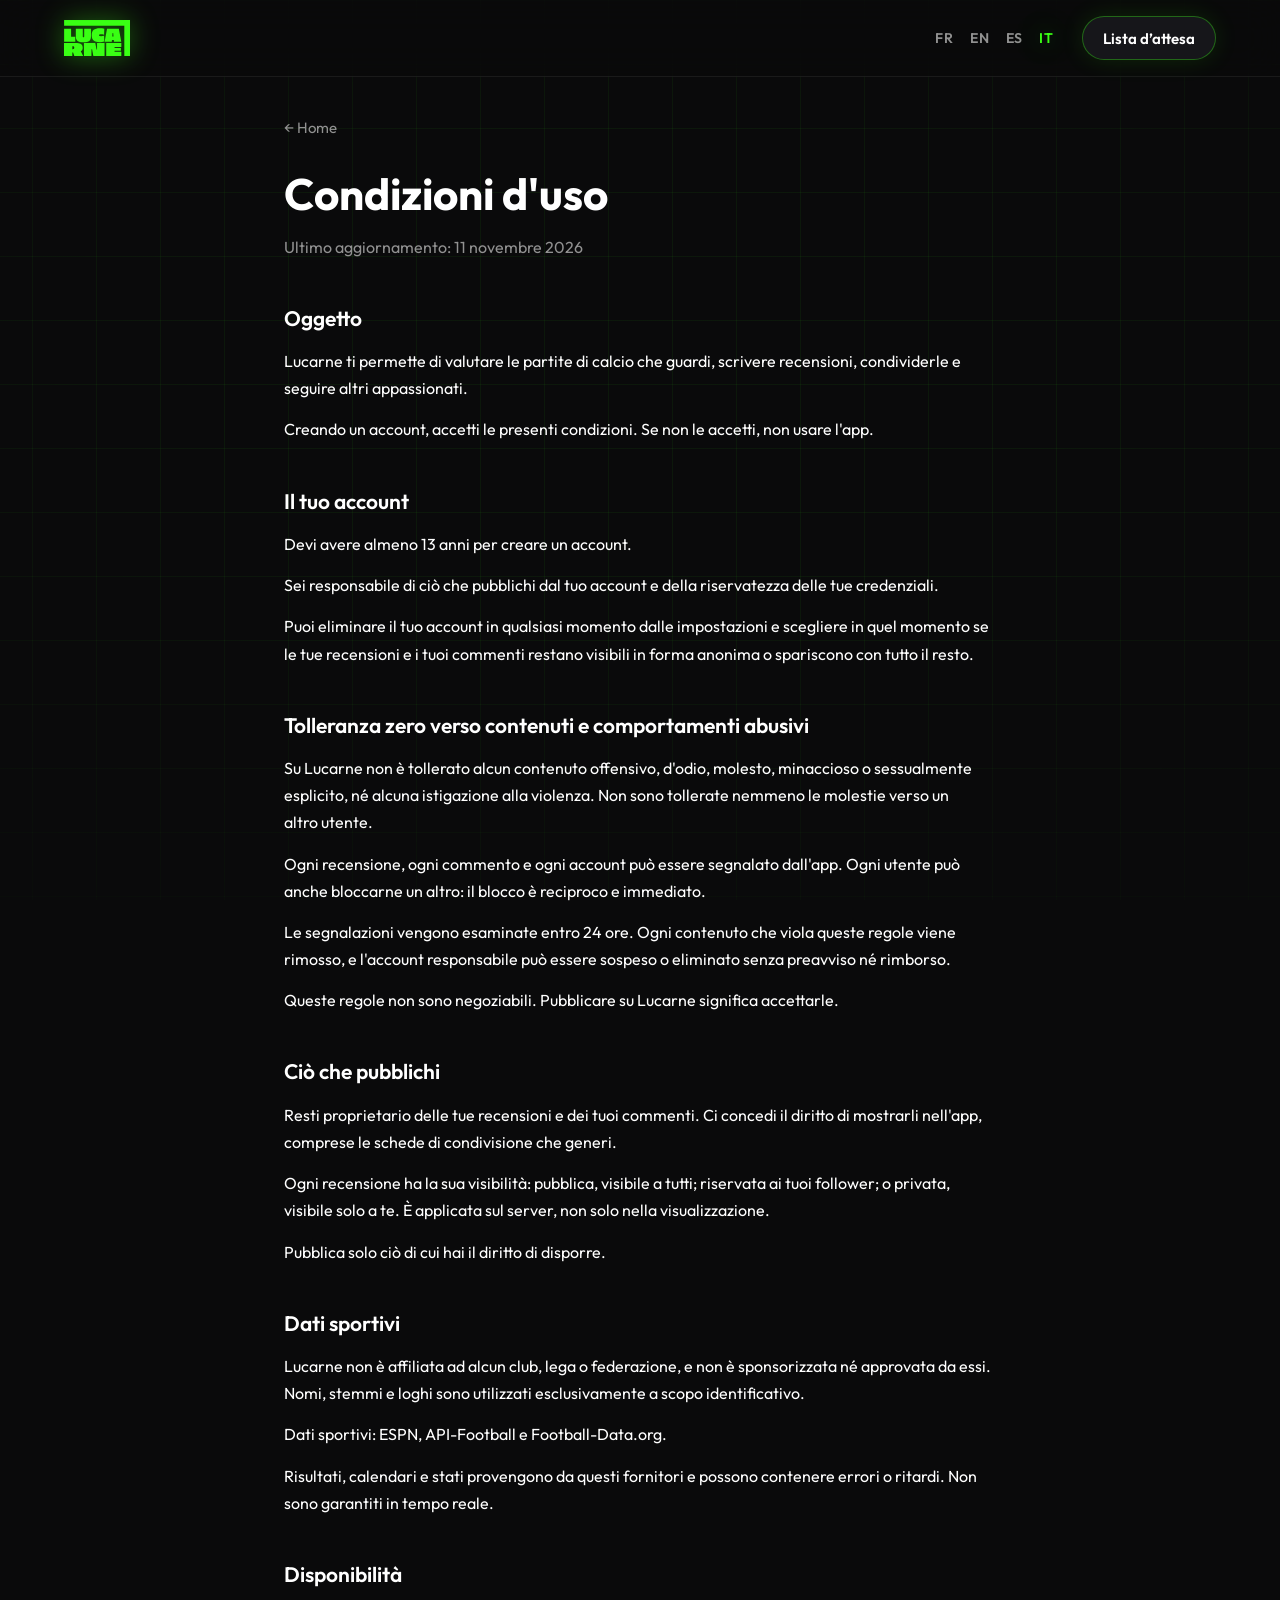
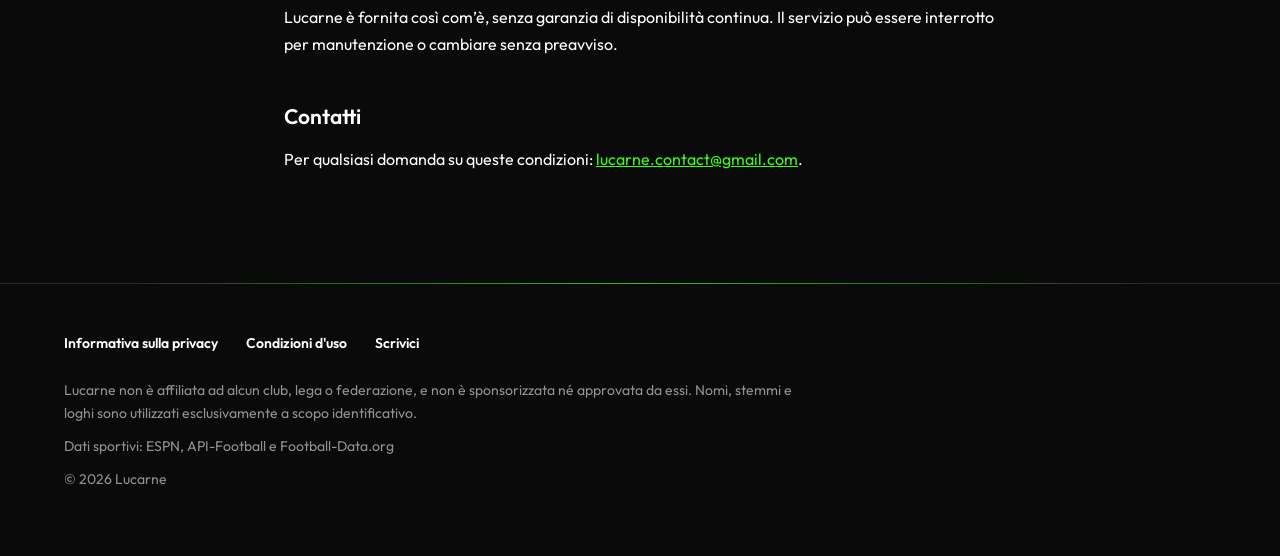
<file: it/legal/terms/index.html>
<!doctype html>
<html lang="it">
  <head>
    <meta charset="utf-8">
    <meta name="viewport" content="width=device-width, initial-scale=1">
    <title>Condizioni d'uso · Lucarne</title>
    <meta name="description" content="Vota ogni partita che guardi, scrivi cosa ne hai pensato e tieni traccia di tutta la tua stagione di calcio.">
    <link rel="canonical" href="https://lucarne.eu/it/legal/terms/">
    <link rel="alternate" hreflang="fr" href="https://lucarne.eu/legal/terms/">
    <link rel="alternate" hreflang="en" href="https://lucarne.eu/en/legal/terms/">
    <link rel="alternate" hreflang="es" href="https://lucarne.eu/es/legal/terms/">
    <link rel="alternate" hreflang="it" href="https://lucarne.eu/it/legal/terms/">
    <link rel="alternate" hreflang="x-default" href="https://lucarne.eu/legal/terms/">
    <meta name="theme-color" content="#0A0A0B">
    <meta property="og:type" content="website">
    <meta property="og:site_name" content="Lucarne">
    <meta property="og:url" content="https://lucarne.eu/it/legal/terms/">
    <meta property="og:locale" content="it_IT">
    <meta property="og:locale:alternate" content="fr_FR">
    <meta property="og:locale:alternate" content="en_GB">
    <meta property="og:locale:alternate" content="es_ES">
    <meta property="og:title" content="Condizioni d'uso · Lucarne">
    <meta property="og:description" content="Vota ogni partita che guardi, scrivi cosa ne hai pensato e tieni traccia di tutta la tua stagione di calcio.">
    <meta property="og:image" content="https://lucarne.eu/images/og/it.jpg">
    <meta property="og:image:width" content="1200">
    <meta property="og:image:height" content="630">
    <meta name="twitter:card" content="summary_large_image">
    <link rel="icon" type="image/png" href="/favicon.png">
    <link rel="apple-touch-icon" href="/apple-touch-icon.png">
    <link rel="preload" href="/fonts/Outfit_700Bold.ttf" as="font" type="font/ttf" crossorigin>
    <link rel="stylesheet" href="/style.css">
  </head>
  <body>
    <header class="site-header">
      <div class="wrap top">
        <a class="brand" href="/it/"><img src="/logo.svg" alt="Lucarne" width="74" height="40"></a>
        <nav class="top-nav" aria-label="Lingua">
          <ul class="langs"><li><a href="/legal/terms/" hreflang="fr" lang="fr" onclick="try{localStorage.setItem('lucarne.lang','fr')}catch(e){}">FR</a></li><li><a href="/en/legal/terms/" hreflang="en" lang="en" onclick="try{localStorage.setItem('lucarne.lang','en')}catch(e){}">EN</a></li><li><a href="/es/legal/terms/" hreflang="es" lang="es" onclick="try{localStorage.setItem('lucarne.lang','es')}catch(e){}">ES</a></li><li><a href="/it/legal/terms/" hreflang="it" lang="it" aria-current="true" onclick="try{localStorage.setItem('lucarne.lang','it')}catch(e){}">IT</a></li></ul>
          <a class="nav-cta" href="/it/#liste-attente" data-waitlist-jump>Lista d’attesa</a>
        </nav>
      </div>
    </header>
    <main>
      <article class="wrap legal">
        <a class="back" href="/it/">← Home</a>
        <h1>Condizioni d'uso</h1>
        <p class="updated">Ultimo aggiornamento: 11 novembre 2026</p>
        <h2>Oggetto</h2>
        <p>Lucarne ti permette di valutare le partite di calcio che guardi, scrivere recensioni, condividerle e seguire altri appassionati.</p>
        <p>Creando un account, accetti le presenti condizioni. Se non le accetti, non usare l'app.</p>
        <h2>Il tuo account</h2>
        <p>Devi avere almeno 13 anni per creare un account.</p>
        <p>Sei responsabile di ciò che pubblichi dal tuo account e della riservatezza delle tue credenziali.</p>
        <p>Puoi eliminare il tuo account in qualsiasi momento dalle impostazioni e scegliere in quel momento se le tue recensioni e i tuoi commenti restano visibili in forma anonima o spariscono con tutto il resto.</p>
        <h2>Tolleranza zero verso contenuti e comportamenti abusivi</h2>
        <p>Su Lucarne non è tollerato alcun contenuto offensivo, d'odio, molesto, minaccioso o sessualmente esplicito, né alcuna istigazione alla violenza. Non sono tollerate nemmeno le molestie verso un altro utente.</p>
        <p>Ogni recensione, ogni commento e ogni account può essere segnalato dall'app. Ogni utente può anche bloccarne un altro: il blocco è reciproco e immediato.</p>
        <p>Le segnalazioni vengono esaminate entro 24 ore. Ogni contenuto che viola queste regole viene rimosso, e l'account responsabile può essere sospeso o eliminato senza preavviso né rimborso.</p>
        <p>Queste regole non sono negoziabili. Pubblicare su Lucarne significa accettarle.</p>
        <h2>Ciò che pubblichi</h2>
        <p>Resti proprietario delle tue recensioni e dei tuoi commenti. Ci concedi il diritto di mostrarli nell'app, comprese le schede di condivisione che generi.</p>
        <p>Ogni recensione ha la sua visibilità: pubblica, visibile a tutti; riservata ai tuoi follower; o privata, visibile solo a te. È applicata sul server, non solo nella visualizzazione.</p>
        <p>Pubblica solo ciò di cui hai il diritto di disporre.</p>
        <h2>Dati sportivi</h2>
        <p>Lucarne non è affiliata ad alcun club, lega o federazione, e non è sponsorizzata né approvata da essi. Nomi, stemmi e loghi sono utilizzati esclusivamente a scopo identificativo.</p>
        <p>Dati sportivi: ESPN, API-Football e Football-Data.org.</p>
        <p>Risultati, calendari e stati provengono da questi fornitori e possono contenere errori o ritardi. Non sono garantiti in tempo reale.</p>
        <h2>Disponibilità</h2>
        <p>Lucarne è fornita così com’è, senza garanzia di disponibilità continua. Il servizio può essere interrotto per manutenzione o cambiare senza preavviso.</p>
        <h2>Contatti</h2>
        <p>Per qualsiasi domanda su queste condizioni: <a href="mailto:lucarne.contact@gmail.com">lucarne.contact@gmail.com</a>.</p>
      </article>
    </main>
    <footer class="footer">
      <div class="wrap">
        <nav aria-label="Link legali">
          <ul>
            <li><a href="/it/legal/privacy/">Informativa sulla privacy</a></li>
            <li><a href="/it/legal/terms/">Condizioni d'uso</a></li>
            <li><a href="mailto:lucarne.contact@gmail.com">Scrivici</a></li>
          </ul>
        </nav>
        <p>Lucarne non è affiliata ad alcun club, lega o federazione, e non è sponsorizzata né approvata da essi. Nomi, stemmi e loghi sono utilizzati esclusivamente a scopo identificativo.</p>
        <p>Dati sportivi: ESPN, <span class="nowrap">API-Football</span> e <span class="nowrap">Football-Data.org</span></p>
        <p>© 2026 Lucarne</p>
      </div>
    </footer>
  </body>
</html>
</file>
<file: style.css>
/*
 * Le site lucarne.eu : les couleurs et la police de l'app (`theme/tokens.ts`),
 * une lueur verte de stade la nuit, et des animations (`main.js`) qui ne
 * cachent jamais rien : sans script, la page est complète.
 */

@font-face {
  font-family: Outfit;
  src: url('/fonts/Outfit_400Regular.ttf') format('truetype');
  font-weight: 400;
  font-display: swap;
}

@font-face {
  font-family: Outfit;
  src: url('/fonts/Outfit_500Medium.ttf') format('truetype');
  font-weight: 500;
  font-display: swap;
}

@font-face {
  font-family: Outfit;
  src: url('/fonts/Outfit_600SemiBold.ttf') format('truetype');
  font-weight: 600;
  font-display: swap;
}

@font-face {
  font-family: Outfit;
  src: url('/fonts/Outfit_700Bold.ttf') format('truetype');
  font-weight: 700 800;
  font-display: swap;
}

:root {
  --background: #0a0a0b;
  --band: #0f0f11;
  --surface: #16161a;
  --accent: #39ff14;
  --accent-rgb: 57, 255, 20;
  --accent-foreground: #0a0a0b;
  --text-primary: #ffffff;
  --text-secondary: #919191;
  --border: rgba(145, 145, 145, 0.24);
  /* Comme dans l'app : les messages d'erreur et les états invalides, rien d'autre. */
  --error: #ff4438;
  --glow: 0 0 24px rgba(var(--accent-rgb), 0.55), 0 0 72px rgba(var(--accent-rgb), 0.25);
  color-scheme: dark;
}

* {
  box-sizing: border-box;
  margin: 0;
  padding: 0;
}

html {
  background: var(--background);
  color: var(--text-primary);
  font-family:
    Outfit,
    system-ui,
    -apple-system,
    sans-serif;
  -webkit-font-smoothing: antialiased;
  scroll-behavior: smooth;
  text-size-adjust: 100%;
}

/* Le fond est sur html : celui de body masquerait le quadrillage. */
body {
  display: flex;
  flex-direction: column;
  min-height: 100vh;
  overflow-x: hidden;
}

a {
  color: inherit;
}

img {
  display: block;
  max-width: 100%;
}

/* Le contour de l'app, jamais celui du navigateur, et seulement au clavier. */
:focus-visible {
  outline: 2px solid var(--accent);
  outline-offset: 3px;
}

:focus:not(:focus-visible) {
  outline: none;
}

.wrap {
  margin: 0 auto;
  max-width: 1200px;
  padding-inline: 24px;
  width: 100%;
}

.accent {
  color: var(--accent);
}

.glow-text {
  text-shadow: var(--glow);
}

h2 {
  font-size: clamp(34px, 4.6vw, 60px);
  font-weight: 800;
  letter-spacing: -0.01em;
  line-height: 1.04;
}

/* En-tête, collé en haut, sur un verre fumé */

.site-header {
  backdrop-filter: blur(18px) saturate(140%);
  background: rgba(10, 10, 11, 0.62);
  border-bottom: 1px solid rgba(145, 145, 145, 0.12);
  position: sticky;
  top: 0;
  z-index: 50;
}

.top {
  align-items: center;
  display: flex;
  gap: 16px;
  justify-content: space-between;
  padding-block: 16px;
}

.brand {
  display: block;
  line-height: 0;
}

.brand img {
  filter: drop-shadow(0 0 14px rgba(var(--accent-rgb), 0.45));
  height: 36px;
  width: auto;
}

.top-nav {
  align-items: center;
  display: flex;
  gap: 28px;
}

.langs {
  display: flex;
  font-size: 14px;
  font-weight: 600;
  gap: 16px;
  letter-spacing: 0.06em;
  list-style: none;
}

.langs a {
  color: var(--text-secondary);
  text-decoration: none;
  transition:
    color 0.2s,
    text-shadow 0.2s;
}

.langs a:hover,
.langs a[aria-current='true'] {
  color: var(--accent);
  text-shadow: var(--glow);
}

.nav-cta {
  align-items: center;
  background: var(--surface);
  border: 1px solid rgba(var(--accent-rgb), 0.35);
  border-radius: 999px;
  box-shadow: 0 0 24px rgba(var(--accent-rgb), 0.12);
  display: inline-flex;
  font-size: 15px;
  font-weight: 600;
  min-height: 44px;
  padding: 0 20px;
  text-decoration: none;
  transition:
    border-color 0.25s,
    box-shadow 0.25s;
}

.nav-cta:hover {
  border-color: var(--accent);
  box-shadow: 0 0 32px rgba(var(--accent-rgb), 0.3);
}

/* Haut de page */

.hero {
  overflow: hidden;
  position: relative;
}

.hero-bg {
  inset: 0;
  pointer-events: none;
  position: absolute;
}

.hero-glow {
  background: radial-gradient(circle, rgba(var(--accent-rgb), 0.32), transparent 62%);
  filter: blur(30px);
  height: 900px;
  left: 50%;
  position: absolute;
  top: -260px;
  transform: translateX(-10%);
  width: 900px;
  animation: breathe 7s ease-in-out infinite;
}

/*
 * Le quadrillage vert, en fond de tout le site, à la demande d'Alexis. Fixe :
 * la page glisse dessus, comme sur un écran de stade. Il s'efface sur les
 * bords pour ne jamais faire cage.
 */
body::before {
  background-image:
    linear-gradient(rgba(var(--accent-rgb), 0.06) 1px, transparent 1px),
    linear-gradient(90deg, rgba(var(--accent-rgb), 0.06) 1px, transparent 1px);
  background-position: center top;
  background-size: 64px 64px;
  content: '';
  inset: 0;
  mask-image: radial-gradient(ellipse 110% 85% at 50% 40%, #000 30%, transparent 100%);
  pointer-events: none;
  position: fixed;
  z-index: -1;
}

.hero-layout {
  align-items: center;
  display: grid;
  gap: 48px;
  grid-template-columns: repeat(auto-fit, minmax(min(100%, 460px), 1fr));
  padding-block: 64px 120px;
  position: relative;
}

.eyebrow {
  align-items: center;
  background: rgba(22, 22, 26, 0.8);
  border: 1px solid rgba(var(--accent-rgb), 0.3);
  border-radius: 999px;
  box-shadow: 0 0 30px rgba(var(--accent-rgb), 0.12);
  display: inline-flex;
  font-size: 14px;
  font-weight: 600;
  gap: 10px;
  letter-spacing: 0.04em;
  margin-bottom: 28px;
  padding: 8px 16px;
}

.dot {
  animation: pulse 2s ease-in-out infinite;
  background: var(--accent);
  border-radius: 4px;
  box-shadow: 0 0 12px var(--accent);
  height: 8px;
  width: 8px;
}

.headline {
  font-size: clamp(50px, 6vw, 84px);
  font-weight: 800;
  letter-spacing: -0.02em;
  line-height: 0.95;
}

/* Les masques du titre, posés par le script. */
.word {
  display: inline-block;
  overflow: hidden;
  padding-bottom: 0.08em;
  vertical-align: top;
}

.headline.is-revealed .word {
  overflow: visible;
}

.word-inner {
  display: inline-block;
  will-change: transform;
}

.lead {
  color: var(--text-secondary);
  font-size: clamp(18px, 2vw, 21px);
  line-height: 1.55;
  margin-top: 30px;
  max-width: 520px;
}

.hero-actions {
  align-items: center;
  display: flex;
  flex-wrap: wrap;
  gap: 24px;
  margin-top: 44px;
}

.cta {
  align-items: center;
  background: var(--accent);
  border-radius: 999px;
  box-shadow:
    0 0 0 1px rgba(var(--accent-rgb), 0.6),
    0 12px 48px rgba(var(--accent-rgb), 0.45),
    0 0 90px rgba(var(--accent-rgb), 0.25);
  color: var(--accent-foreground);
  display: inline-flex;
  font-size: 18px;
  font-weight: 700;
  gap: 12px;
  min-height: 62px;
  overflow: hidden;
  padding: 0 32px;
  position: relative;
  text-decoration: none;
  transition: box-shadow 0.3s;
}

.cta:hover {
  box-shadow:
    0 0 0 1px var(--accent),
    0 16px 64px rgba(var(--accent-rgb), 0.6),
    0 0 120px rgba(var(--accent-rgb), 0.35);
}

/* Un reflet qui traverse le bouton, de temps en temps. */
.cta-shine {
  animation: shine 4.5s ease-in-out infinite;
  background: linear-gradient(
    110deg,
    transparent 30%,
    rgba(255, 255, 255, 0.55) 50%,
    transparent 70%
  );
  inset: 0;
  position: absolute;
  transform: translateX(-120%);
}

.cta svg {
  position: relative;
}

.discover {
  align-items: center;
  display: inline-flex;
  font-size: 16px;
  font-weight: 600;
  gap: 8px;
  min-height: 44px;
  text-decoration: none;
  transition: color 0.2s;
}

.discover:hover {
  color: var(--accent);
}

.discover svg {
  animation: nudge 1.8s ease-in-out infinite;
}

/*
 * La liste d'attente, à la place du bouton tant que l'app n'est pas sortie.
 * Une pilule : le champ, et le bouton vert dedans. Le libellé reste visible
 * au-dessus, jamais dans le seul texte d'exemple.
 */

.waitlist {
  display: flex;
  flex: 1 1 100%;
  flex-direction: column;
  gap: 14px;
  max-width: 540px;
  min-width: 0;
  /* Le bouton passe sous le champ selon la place de la pilule, pas de l'écran :
     l'appel final, dans sa carte, en a moins que le haut de page. */
  container: waitlist / inline-size;
}

.waitlist .waitlist-label {
  align-items: center;
  color: var(--text-primary);
  display: flex;
  font-size: 16px;
  font-weight: 600;
  gap: 10px;
  line-height: 1.4;
  margin: 0;
}

.waitlist-label .dot {
  flex: none;
}

/*
 * Le gros bouton qui découvre la pilule. Caché sans script, où le champ reste
 * visible ; `waitlist.js` pose `data-collapsed` et l'échange contre le champ.
 */
.waitlist-open {
  display: none;
}

.waitlist[data-collapsed='true'] .waitlist-open {
  align-self: flex-start;
  display: inline-flex;
}

.waitlist[data-collapsed='true'] .waitlist-field {
  display: none;
}

.waitlist .cta.waitlist-open {
  font-size: 19px;
  line-height: 1.25;
  max-width: 100%;
  min-height: 68px;
  padding: 12px 34px;
  text-align: left;
}

.waitlist-open svg {
  flex: none;
  height: 24px;
  width: 24px;
}

.waitlist[data-opened='true'] .waitlist-field {
  animation: waitlist-in 0.4s cubic-bezier(0.22, 1, 0.36, 1);
}

@keyframes waitlist-in {
  from {
    opacity: 0;
    transform: scale(0.96);
  }
}

.waitlist-field {
  background: var(--surface);
  border: 1px solid rgba(var(--accent-rgb), 0.35);
  border-radius: 999px;
  box-shadow: 0 0 32px rgba(var(--accent-rgb), 0.12);
  display: flex;
  gap: 8px;
  padding: 6px;
  transition:
    border-color 0.2s,
    box-shadow 0.2s;
}

.waitlist-field:focus-within {
  border-color: var(--accent);
  box-shadow: 0 0 40px rgba(var(--accent-rgb), 0.28);
}

.waitlist input {
  background: transparent;
  border: 0;
  color: var(--text-primary);
  flex: 1 1 0;
  font: inherit;
  font-size: 17px;
  min-height: 52px;
  min-width: 0;
  padding: 0 6px 0 18px;
  /* Sans ça, le champ garde sa largeur par défaut et pousse la pilule hors de la colonne. */
  width: 0;
}

.waitlist input::placeholder {
  color: var(--text-secondary);
}

/* Le contour se dessine sur la pilule entière, pas dans le champ. */
.waitlist input:focus-visible {
  outline: none;
}

.waitlist .cta {
  border: 0;
  cursor: pointer;
  flex: none;
  font: inherit;
  font-size: 17px;
  font-weight: 700;
  min-height: 52px;
  padding: 0 22px;
}

.waitlist .cta:disabled {
  cursor: default;
}

.waitlist .waitlist-button-text {
  position: relative;
}

/* Le piège à robots : hors de l'écran, et hors de la navigation au clavier. */
.waitlist-trap {
  height: 1px;
  left: -10000px;
  overflow: hidden;
  position: absolute;
  width: 1px;
}

/* Alignées sur le texte du champ ; l'erreur juste sous la pilule, avant la note. */
.waitlist .waitlist-note,
.waitlist .waitlist-status {
  font-size: 14px;
  line-height: 1.5;
  margin: 0;
  max-width: none;
  padding: 0 24px;
}

.waitlist .waitlist-note {
  color: var(--text-secondary);
}

.waitlist-note a {
  color: inherit;
  text-underline-offset: 3px;
  white-space: nowrap;
}

.waitlist-note a:hover {
  color: var(--accent);
}

.waitlist .waitlist-status {
  font-size: 15px;
  font-weight: 600;
}

.waitlist-status:empty {
  display: none;
}

.waitlist[data-state='sending'] .waitlist-status {
  color: var(--text-secondary);
}

.waitlist[data-state='sending'] .cta {
  opacity: 0.6;
}

.waitlist[data-state='invalid'] .waitlist-field,
.waitlist[data-state='error'] .waitlist-field {
  border-color: var(--error);
  box-shadow: none;
}

.waitlist[data-state='invalid'] .waitlist-status,
.waitlist[data-state='error'] .waitlist-status {
  color: var(--error);
}

/* Inscrit : la pilule laisse place à la confirmation, coche verte en tête. */
.waitlist[data-state='done'] .waitlist-field,
.waitlist[data-state='done'] .waitlist-note {
  display: none;
}

.waitlist[data-state='done'] .waitlist-status {
  align-items: center;
  background: var(--surface);
  border: 1px solid rgba(var(--accent-rgb), 0.35);
  border-radius: 999px;
  box-shadow: 0 0 32px rgba(var(--accent-rgb), 0.12);
  color: var(--text-primary);
  display: flex;
  font-size: 17px;
  gap: 16px;
  min-height: 64px;
  padding: 12px 28px;
}

.waitlist[data-state='done'] .waitlist-status::before {
  border: solid var(--accent);
  border-width: 0 3px 3px 0;
  content: '';
  flex: none;
  height: 18px;
  transform: translateY(-3px) rotate(45deg);
  width: 10px;
}

/* Dans l'appel final, tout est centré. */
.final .waitlist {
  margin: 44px auto 0;
  text-align: left;
}

.final .waitlist .cta {
  margin-top: 0;
}

.final .waitlist .waitlist-label {
  justify-content: center;
}

.final .waitlist[data-collapsed='true'] .waitlist-open {
  align-self: center;
}

/* Sur téléphone, le gros bouton prend toute la largeur de la colonne. */
@media (max-width: 640px) {
  .waitlist[data-collapsed='true'] .waitlist-open,
  .final .waitlist[data-collapsed='true'] .waitlist-open {
    align-self: stretch;
    justify-content: center;
  }

  .waitlist .cta.waitlist-open {
    font-size: 18px;
    padding-inline: 24px;
    text-align: center;
  }
}

.final .waitlist .waitlist-note,
.final .waitlist .waitlist-status {
  text-align: center;
}

.final .waitlist[data-state='done'] .waitlist-status {
  justify-content: center;
}

/* Quand la pilule est trop étroite pour l'exemple d'adresse et le bouton, le bouton passe dessous. */
@container waitlist (max-width: 315px) {
  .waitlist-field {
    border-radius: 30px;
    flex-direction: column;
  }

  .waitlist input {
    padding: 0 16px;
    width: auto;
  }

  .waitlist .cta {
    justify-content: center;
  }
}

/* La scène du téléphone */

.hero-stage {
  align-items: center;
  display: flex;
  justify-content: center;
  min-height: 640px;
  perspective: 1400px;
  position: relative;
}

.hero-stage > .pitch {
  height: 92%;
  inset: 4%;
  position: absolute;
  width: 92%;
}

.pitch g {
  fill: none;
  stroke: var(--accent);
  stroke-opacity: 0.22;
  stroke-width: 2;
}

.stage-glow {
  animation: breathe 5s ease-in-out infinite;
  background: radial-gradient(circle, rgba(var(--accent-rgb), 0.45), transparent 60%);
  filter: blur(40px);
  height: 520px;
  position: absolute;
  width: 520px;
}

.phone-3d {
  position: relative;
  transform: rotateY(-16deg) rotateX(8deg) rotateZ(2deg);
  transform-style: preserve-3d;
  z-index: 2;
}

/*
 * Un téléphone se dessine à partir de sa seule largeur (--w) : coins, bords
 * et boutons gardent les proportions d'un iPhone à toutes les tailles. Des
 * coins fixes faisaient des pilules sur les petits téléphones.
 */
.phone {
  --w: 306px;
  background: linear-gradient(145deg, #2c2c33, #0c0c0f 55%, #1b1b20);
  border-radius: calc(var(--w) * 0.176);
  box-shadow:
    inset 0 0 0 2px #3b3b44,
    inset 0 0 0 calc(var(--w) * 0.023) #0b0b0d,
    0 50px 120px rgba(0, 0, 0, 0.7),
    0 0 90px rgba(var(--accent-rgb), 0.28);
  height: calc(var(--w) * 2.06);
  position: relative;
  width: var(--w);
}

.phone-side {
  background: linear-gradient(90deg, #26262c, #3a3a42);
  border-radius: 3px;
  position: absolute;
  right: -3px;
  width: 4px;
}

.phone-side-a {
  height: calc(var(--w) * 0.23);
  top: calc(var(--w) * 0.49);
}

.phone-side-b {
  height: calc(var(--w) * 0.144);
  top: calc(var(--w) * 0.77);
}

/*
 * L'écran a son propre calque, à plat : sur iPhone, Safari mélangeait les
 * plans du téléphone en 3D pendant le fondu, et l'écran passait au noir
 * entre deux captures.
 */
.phone-screen {
  background: var(--background);
  border-radius: calc(var(--w) * 0.144);
  inset: calc(var(--w) * 0.039);
  isolation: isolate;
  overflow: hidden;
  position: absolute;
  transform: translateZ(0);
}

/*
 * Les captures portent l'écran entier, barre d'état et Dynamic Island
 * comprises : posées en haut, sur toute la largeur, elles ne sont ni rognées
 * ni décalées. Le bas, coupé dans la capture, se fond dans le noir, au-dessus
 * de la barre d'accueil.
 */
.phone-screen::after {
  background: linear-gradient(transparent 80%, var(--background) 94%);
  content: '';
  inset: 0;
  pointer-events: none;
  position: absolute;
  z-index: 3;
}

.phone-screen::before {
  background: rgba(255, 255, 255, 0.85);
  border-radius: 3px;
  bottom: 2%;
  content: '';
  height: 5px;
  left: 33%;
  position: absolute;
  width: 34%;
  z-index: 4;
}

.screen {
  height: auto;
  left: 0;
  opacity: 0;
  position: absolute;
  top: 0;
  -webkit-backface-visibility: hidden;
  backface-visibility: hidden;
  transition: opacity 0.9s ease;
  width: 100%;
  will-change: opacity;
}

.screen.is-active {
  opacity: 1;
  z-index: 2;
}

/* L'écran qui s'en va reste plein dessous, le temps que l'autre arrive. */
.screen.is-leaving {
  opacity: 1;
  transition: none;
  z-index: 1;
}

.phone-glare {
  background: linear-gradient(
    115deg,
    transparent 30%,
    rgba(255, 255, 255, 0.1) calc(var(--glare-x, 40%) - 10%),
    transparent var(--glare-x, 40%)
  );
  inset: 0;
  pointer-events: none;
  position: absolute;
  z-index: 4;
}

.phone-floor {
  background: radial-gradient(ellipse, rgba(var(--accent-rgb), 0.35), transparent 70%);
  bottom: 18px;
  filter: blur(14px);
  height: 60px;
  position: absolute;
  width: 280px;
}

.float {
  position: absolute;
  z-index: 3;
}

.float-crest {
  backdrop-filter: blur(14px);
  background: rgba(22, 22, 26, 0.72);
  border: 1px solid rgba(var(--accent-rgb), 0.28);
  border-radius: 26px;
  box-shadow:
    0 24px 50px rgba(0, 0, 0, 0.5),
    0 0 40px rgba(var(--accent-rgb), 0.18);
  padding: 16px;
}

.float-crest img {
  height: 64px;
  width: 64px;
}

.float-home {
  left: 2%;
  top: 16%;
}

.float-away {
  bottom: 20%;
  right: 0;
}

.float-rating {
  align-items: baseline;
  backdrop-filter: blur(14px);
  background: rgba(22, 22, 26, 0.72);
  border: 1px solid rgba(var(--accent-rgb), 0.4);
  border-radius: 22px;
  box-shadow: 0 0 50px rgba(var(--accent-rgb), 0.3);
  display: flex;
  gap: 4px;
  padding: 14px 20px;
  right: 6%;
  top: 6%;
}

.float-rating-value {
  color: var(--accent);
  font-size: 40px;
  font-weight: 800;
  line-height: 1;
  text-shadow: var(--glow);
}

.float-rating-max {
  color: var(--text-secondary);
  font-size: 16px;
  font-weight: 600;
}

.float-notif {
  bottom: 6%;
  left: 0;
}

.notif-row {
  align-items: center;
  backdrop-filter: blur(14px);
  background: rgba(22, 22, 26, 0.86);
  border: 1px solid var(--border);
  border-radius: 18px;
  box-shadow: 0 20px 40px rgba(0, 0, 0, 0.5);
  display: flex;
  gap: 12px;
  padding: 14px 18px;
}

/*
 * L'icône de l'app, comme dans une vraie notification d'iOS. À cette taille,
 * le logo complet devient illisible : c'est toujours l'icône qu'on met.
 */
.notif-icon {
  border-radius: 10px;
  box-shadow: 0 0 16px rgba(var(--accent-rgb), 0.3);
  flex: 0 0 auto;
  height: 40px;
  width: 40px;
}

.notif-text {
  display: flex;
  flex-direction: column;
}

.notif-title {
  font-size: 13px;
  font-weight: 700;
}

.notif-body {
  color: var(--text-secondary);
  font-size: 14px;
}

/* Le bandeau des compétitions, qui défile sans fin */

/* Les bords s'effacent par un masque : un dégradé plein cacherait le quadrillage. */
.marquee {
  mask-image: linear-gradient(90deg, transparent, #000 140px, #000 calc(100% - 140px), transparent);
  border-block: 1px solid var(--border);
  display: flex;
  flex-direction: column;
  gap: 14px;
  overflow: hidden;
  padding-block: 28px;
  position: relative;
}

.marquee-row {
  display: flex;
  gap: 14px;
  width: max-content;
}

.marquee-track {
  animation: marquee 38s linear infinite;
  display: flex;
  flex: 0 0 auto;
  gap: 14px;
  list-style: none;
}

.marquee-reverse .marquee-track {
  animation-direction: reverse;
  animation-duration: 46s;
}

.marquee-track li {
  align-items: center;
  background: var(--surface);
  border: 1px solid var(--border);
  border-radius: 999px;
  display: flex;
  font-size: 17px;
  font-weight: 600;
  gap: 12px;
  padding: 8px 24px 8px 10px;
  white-space: nowrap;
}

.marquee-track img {
  flex: 0 0 auto;
  height: 38px;
  object-fit: contain;
  width: 38px;
}

.marquee-reverse .marquee-track li {
  border-color: rgba(var(--accent-rgb), 0.3);
  color: var(--accent);
  text-shadow: 0 0 18px rgba(var(--accent-rgb), 0.45);
}

/* Chiffres */

.stats-band {
  background:
    radial-gradient(ellipse at 15% 50%, rgba(var(--accent-rgb), 0.1), transparent 55%),
    rgba(15, 15, 17, 0.55);
  border-bottom: 1px solid var(--border);
}

.stats {
  display: grid;
  gap: 20px;
  grid-template-columns: repeat(4, minmax(0, 1fr));
  padding-block: 64px;
}

.stat-value {
  font-size: clamp(42px, 5.2vw, 66px);
  font-variant-numeric: tabular-nums;
  font-weight: 800;
  line-height: 1;
}

.stat-label {
  color: var(--text-secondary);
  font-size: 16px;
  line-height: 1.5;
  margin-top: 12px;
}

/* La note qui grimpe */

.meter-section {
  --heat: 1;
  align-items: center;
  background: radial-gradient(
    ellipse at 70% 50%,
    rgba(var(--accent-rgb), calc(0.05 + var(--heat) * 0.2)),
    transparent 60%
  );
  display: flex;
  min-height: 100vh;
  overflow: hidden;
  padding-block: 96px;
}

.meter-layout {
  align-items: center;
  display: grid;
  gap: 64px;
  grid-template-columns: repeat(auto-fit, minmax(min(100%, 420px), 1fr));
}

.meter-text p {
  color: var(--text-secondary);
  font-size: 19px;
  line-height: 1.6;
  margin-top: 24px;
  max-width: 480px;
}

.meter {
  background: rgba(22, 22, 26, 0.75);
  border: 1px solid rgba(var(--accent-rgb), 0.25);
  border-radius: 36px;
  box-shadow: 0 0 80px rgba(var(--accent-rgb), calc(var(--heat) * 0.25));
  padding: 40px;
  transition:
    border-color 0.4s,
    box-shadow 0.4s;
}

/*
 * À partir de 8, la carte tremble, de plus en plus fort et de plus en plus
 * vite (`data-heat` de 1 à 5, posé par main.js). À 10, elle s'embrase.
 */
.meter[data-heat] {
  animation: tremble var(--speed) linear infinite;
}

.meter[data-heat='1'] {
  --amp: 0.6;
  --speed: 0.42s;
}

.meter[data-heat='2'] {
  --amp: 1.3;
  --speed: 0.36s;
}

.meter[data-heat='3'] {
  --amp: 2.2;
  --speed: 0.3s;
}

.meter[data-heat='4'] {
  --amp: 3.2;
  --speed: 0.25s;
}

.meter[data-heat='5'] {
  --amp: 4.5;
  --speed: 0.2s;
}

.meter.is-max {
  border-color: rgba(var(--accent-rgb), 0.6);
  box-shadow:
    0 0 60px rgba(var(--accent-rgb), 0.45),
    0 0 140px rgba(var(--accent-rgb), 0.25);
}

.meter.is-max [data-meter-value] {
  animation: roar 0.6s ease-in-out infinite;
  display: inline-block;
}

.meter[data-heat] .supporter.lit {
  animation-duration: 0.5s;
}

/* L'explosion de 10 : une onde et des éclats, partis du chiffre. */
.meter {
  position: relative;
}

.meter-burst,
.meter-shard {
  left: 50%;
  pointer-events: none;
  position: absolute;
  top: 25%;
}

.meter-burst {
  border: 3px solid var(--accent);
  border-radius: 50%;
  box-shadow:
    0 0 40px var(--accent),
    inset 0 0 40px rgba(var(--accent-rgb), 0.6);
  height: 220px;
  margin: -110px 0 0 -110px;
  width: 220px;
}

.meter-shard {
  background: var(--accent);
  border-radius: 2px;
  box-shadow: 0 0 14px var(--accent);
  margin: -6px 0 0 -4px;
  z-index: 3;
}

.meter-shard.is-round {
  border-radius: 50%;
}

.meter-shard.is-light {
  background: var(--text-primary);
  box-shadow: 0 0 10px rgba(255, 255, 255, 0.8);
}

.meter.is-max .supporter.lit {
  animation: frenzy 0.34s ease-in-out infinite alternate;
}

.meter.is-max .supporter.lit .arm:nth-child(1) {
  animation: wave-left 0.28s ease-in-out infinite alternate;
}

.meter.is-max .supporter.lit .arm:nth-child(2) {
  animation: wave-right 0.28s ease-in-out infinite alternate;
}

.meter-value {
  align-items: baseline;
  display: flex;
  gap: 8px;
  justify-content: center;
}

.meter-value [data-meter-value] {
  color: var(--accent);
  font-size: clamp(88px, 11vw, 140px);
  font-variant-numeric: tabular-nums;
  font-weight: 800;
  line-height: 1;
  text-shadow: var(--glow);
}

.meter-max {
  color: var(--text-secondary);
  font-size: 28px;
  font-weight: 600;
}

.meter-crowd {
  display: grid;
  gap: 6px 4px;
  grid-template-columns: repeat(12, minmax(0, 1fr));
  margin: 28px auto 0;
  max-width: 440px;
}

.supporter svg {
  display: block;
  height: auto;
  width: 100%;
}

.supporter circle,
.supporter path:not(.arm) {
  fill: rgba(145, 145, 145, 0.35);
  transition: fill 0.3s;
}

.supporter .arm {
  stroke: rgba(145, 145, 145, 0.35);
  stroke-linecap: round;
  stroke-width: 3.5;
  transform-box: view-box;
  transition:
    stroke 0.3s,
    transform 0.3s;
}

/* Au repos, les bras pendent le long du corps ; allumé, il les lève. */
.supporter .arm:nth-child(1) {
  transform: rotate(-130deg);
  transform-origin: 6px 21px;
}

.supporter .arm:nth-child(2) {
  transform: rotate(130deg);
  transform-origin: 22px 21px;
}

.supporter.lit circle,
.supporter.lit path:not(.arm) {
  fill: var(--accent);
}

.supporter.lit .arm {
  stroke: var(--accent);
  transform: none;
}

.supporter.lit {
  animation: jump 0.9s ease-in-out infinite;
  filter: drop-shadow(0 0 6px rgba(var(--accent-rgb), 0.6));
}

.supporter.lit:nth-child(3n) {
  animation-delay: 0.2s;
}

.supporter.lit:nth-child(3n + 1) {
  animation-delay: 0.45s;
}

.meter-gauge {
  background: var(--border);
  border-radius: 6px;
  height: 10px;
  margin-top: 32px;
  position: relative;
}

.meter-fill {
  background: var(--accent);
  border-radius: 6px;
  box-shadow: 0 0 20px rgba(var(--accent-rgb), 0.7);
  height: 100%;
  transform: scaleX(1);
  transform-origin: left center;
}

.meter-thumb {
  background: var(--accent);
  border-radius: 50%;
  box-shadow:
    0 0 0 6px rgba(var(--accent-rgb), 0.2),
    0 0 24px var(--accent);
  height: 30px;
  left: 100%;
  position: absolute;
  top: 50%;
  transform: translate(-50%, -50%);
  width: 30px;
}

.meter-anchors {
  color: var(--text-secondary);
  display: flex;
  font-size: 15px;
  font-weight: 600;
  justify-content: space-between;
  margin-top: 18px;
}

.meter-anchors span {
  transition:
    color 0.3s,
    text-shadow 0.3s;
}

.meter-anchors .is-on {
  color: var(--accent);
  text-shadow: var(--glow);
}

/* Les trois écrans en éventail */

.screens-section {
  overflow: hidden;
  padding-block: 120px 80px;
}

.section-head {
  text-align: center;
}

.section-head p {
  color: var(--text-secondary);
  font-size: 18px;
  line-height: 1.55;
  margin: 20px auto 0;
  max-width: 560px;
}

.fan {
  align-items: flex-end;
  display: flex;
  justify-content: center;
  margin-top: 72px;
  min-height: 600px;
  position: relative;
}

.fan::before {
  background: radial-gradient(ellipse, rgba(var(--accent-rgb), 0.3), transparent 65%);
  bottom: 40px;
  content: '';
  filter: blur(40px);
  height: 360px;
  left: 50%;
  position: absolute;
  transform: translateX(-50%);
  width: 760px;
}

.fan-item {
  position: relative;
}

.fan-left {
  margin-right: -40px;
  transform: rotate(-9deg) translateY(36px);
}

.fan-center {
  z-index: 2;
}

.fan-right {
  margin-left: -40px;
  transform: rotate(9deg) translateY(36px);
}

.phone-mini {
  --w: 262px;
}

/*
 * Fonctionnalités : un récit au défilement. Sur ordinateur, le téléphone
 * reste à droite et change d'écran à mesure qu'on descend dans les six
 * étapes ; une ligne verte se remplit. Sans script, tout reste lisible.
 */

.features {
  padding-block: 120px 80px;
}

.features h2 {
  max-width: 760px;
}

.story {
  align-items: start;
  display: grid;
  gap: 80px;
  grid-template-columns: minmax(0, 1fr) minmax(0, 440px);
  margin-top: 24px;
}

.story-steps {
  list-style: none;
  position: relative;
}

/* La ligne de progression, et son remplissage vert posé par main.js. */
.story-steps::before,
.story-steps::after {
  border-radius: 2px;
  content: '';
  left: 27px;
  position: absolute;
  top: 12vh;
  width: 2px;
}

.story-steps::before {
  background: var(--border);
  bottom: 12vh;
}

.story-steps::after {
  background: var(--accent);
  box-shadow: 0 0 14px var(--accent);
  height: calc(var(--progress, 0) * (100% - 24vh));
}

.story-step {
  align-items: center;
  display: grid;
  gap: 32px;
  grid-template-columns: 56px minmax(0, 1fr);
  min-height: 62vh;
  transition: opacity 0.45s ease;
}

.story-index {
  align-items: center;
  background: var(--background);
  border: 2px solid var(--border);
  border-radius: 50%;
  color: var(--text-secondary);
  display: flex;
  font-size: 17px;
  font-variant-numeric: tabular-nums;
  font-weight: 700;
  height: 56px;
  justify-content: center;
  position: relative;
  transition:
    background 0.35s,
    border-color 0.35s,
    box-shadow 0.35s,
    color 0.35s;
  width: 56px;
  z-index: 1;
}

.story-step.is-active .story-index {
  background: var(--accent);
  border-color: var(--accent);
  box-shadow: 0 0 28px rgba(var(--accent-rgb), 0.6);
  color: var(--accent-foreground);
}

.story-copy svg {
  color: var(--accent);
  filter: drop-shadow(0 0 10px rgba(var(--accent-rgb), 0.5));
}

.story-copy h3 {
  font-size: clamp(30px, 3.4vw, 48px);
  font-weight: 800;
  letter-spacing: -0.01em;
  line-height: 1.05;
  margin-top: 18px;
}

.story-copy p {
  color: var(--text-secondary);
  font-size: 19px;
  line-height: 1.6;
  margin-top: 18px;
  max-width: 500px;
}

.story-shot {
  display: none;
}

.story-stage {
  align-items: center;
  display: flex;
  height: 100vh;
  justify-content: center;
  perspective: 1400px;
  position: sticky;
  top: 0;
}

.story-glow {
  background: radial-gradient(circle, rgba(var(--accent-rgb), 0.4), transparent 62%);
  filter: blur(40px);
  height: 560px;
  position: absolute;
  width: 560px;
}

.story-phone {
  position: relative;
  transform: rotateY(-10deg) rotateX(4deg);
  transform-style: preserve-3d;
}

/* Les rappels arrivent à côté du téléphone, à l'étape des équipes. */
.story-notifs {
  bottom: 18%;
  display: flex;
  flex-direction: column;
  gap: 10px;
  left: -60px;
  opacity: 0;
  pointer-events: none;
  position: absolute;
  transform: translateY(24px);
  transition:
    opacity 0.5s ease,
    transform 0.5s cubic-bezier(0.2, 0.7, 0.2, 1);
  width: 340px;
  z-index: 3;
}

.story[data-active='5'] .story-notifs {
  opacity: 1;
  transform: none;
}

/* Le haut d'un écran, sur téléphone, sous chaque étape. */
.peek-phone {
  background: linear-gradient(145deg, #2c2c33, #0c0c0f 55%, #1b1b20);
  border-radius: 36px 36px 0 0;
  box-shadow: inset 0 0 0 2px #3b3b44;
  position: relative;
  margin: 0 auto;
  overflow: hidden;
  padding: 9px 9px 0;
  width: 240px;
}

.peek-phone img {
  border-radius: 28px 28px 0 0;
  display: block;
  height: auto;
  transform: translateY(var(--shift, 0));
  width: 100%;
}

@media (min-width: 1100px) {
  /* Le titre du haut tient en deux lignes : le texte prend plus de place. */
  .hero-layout {
    grid-template-columns: minmax(0, 1.15fr) minmax(0, 0.85fr);
  }
}

@media (min-width: 901px) {
  .motion .story-step {
    opacity: 0.3;
  }

  .motion .story-step.is-active {
    opacity: 1;
  }
}

/* Questions fréquentes */

.faq-section {
  padding-bottom: 120px;
}

.faq-section > h2 {
  margin-bottom: 40px;
}

/* Des cartes : des lignes fines se mêlaient au quadrillage du fond. */
.faq {
  display: flex;
  flex-direction: column;
  gap: 12px;
}

.faq-item {
  background: var(--surface);
  border: 1px solid var(--border);
  border-radius: 20px;
  padding-inline: 28px;
  transition:
    border-color 0.25s,
    box-shadow 0.25s;
}

.faq-item:hover,
.faq-item[open] {
  border-color: rgba(var(--accent-rgb), 0.45);
  box-shadow: 0 0 40px rgba(var(--accent-rgb), 0.12);
}

.faq-item summary {
  align-items: center;
  cursor: pointer;
  display: flex;
  gap: 24px;
  justify-content: space-between;
  list-style: none;
  padding: 24px 0;
}

.faq-item summary::-webkit-details-marker {
  display: none;
}

.faq-item h3 {
  font-size: clamp(19px, 2vw, 23px);
  font-weight: 600;
  transition: color 0.2s;
}

.faq-item summary:hover h3,
.faq-item[open] h3 {
  color: var(--accent);
}

/* Un plus qui tourne en croix à l'ouverture. */
.faq-icon {
  flex: 0 0 auto;
  height: 22px;
  position: relative;
  transition: transform 0.35s cubic-bezier(0.2, 0.7, 0.2, 1);
  width: 22px;
}

.faq-icon::before,
.faq-icon::after {
  background: var(--accent);
  border-radius: 2px;
  content: '';
  height: 2px;
  left: 0;
  position: absolute;
  top: 10px;
  width: 22px;
}

.faq-icon::after {
  transform: rotate(90deg);
}

.faq-item[open] .faq-icon {
  transform: rotate(45deg);
}

.faq-item p {
  animation: faq-open 0.35s ease;
  color: var(--text-secondary);
  font-size: 17px;
  line-height: 1.7;
  max-width: 820px;
  padding-bottom: 28px;
}

@keyframes faq-open {
  from {
    opacity: 0;
    transform: translateY(-6px);
  }
}

/* Dernier appel */

.final-section {
  padding-bottom: 120px;
}

.final {
  background: var(--surface);
  border: 1px solid rgba(var(--accent-rgb), 0.25);
  border-radius: 40px;
  overflow: hidden;
  padding: 112px 32px;
  position: relative;
  text-align: center;
}

.final-glow {
  background: radial-gradient(circle, rgba(var(--accent-rgb), 0.38), transparent 60%);
  filter: blur(30px);
  height: 760px;
  left: 50%;
  position: absolute;
  top: 50%;
  transform: translate(-50%, -50%);
  width: 760px;
}

.final .pitch {
  height: 100%;
  inset: 0;
  position: absolute;
  width: 100%;
}

.final-content {
  position: relative;
}

.final h2 {
  font-size: clamp(38px, 5.6vw, 72px);
  line-height: 1;
  margin: 0 auto;
  max-width: 820px;
}

.final-content > p {
  color: var(--text-secondary);
  font-size: 18px;
  line-height: 1.55;
  margin: 24px auto 0;
  max-width: 520px;
}

.final .cta {
  margin-top: 44px;
}

/* Pages légales */

.legal {
  max-width: 760px;
  padding-block: 40px 96px;
}

.back {
  color: var(--text-secondary);
  display: inline-block;
  font-size: 15px;
  margin-bottom: 32px;
  text-decoration: none;
}

.back:hover {
  color: var(--accent);
}

.legal h1 {
  font-size: clamp(30px, 5vw, 44px);
  font-weight: 800;
  line-height: 1.15;
}

.updated {
  color: var(--text-secondary);
  font-size: 15px;
  margin-top: 14px;
}

.legal h2 {
  font-size: 21px;
  font-weight: 600;
  letter-spacing: 0;
  line-height: 1.3;
  margin: 44px 0 16px;
}

.legal p {
  font-size: 16px;
  line-height: 1.7;
  margin-bottom: 14px;
}

.legal p a {
  color: var(--accent);
}

/* Pied de page */

.footer {
  border-top: 1px solid var(--border);
  color: var(--text-secondary);
  font-size: 14px;
  line-height: 1.65;
  margin-top: auto;
  padding-block: 48px 64px;
  position: relative;
}

/* Une ligne de lueur au-dessus du pied de page. */
.footer::before {
  background: linear-gradient(90deg, transparent, rgba(var(--accent-rgb), 0.7), transparent);
  content: '';
  height: 1px;
  left: 10%;
  position: absolute;
  right: 10%;
  top: -1px;
}

.footer nav ul {
  display: flex;
  flex-wrap: wrap;
  gap: 12px 28px;
  list-style: none;
  margin-bottom: 24px;
}

.footer nav a {
  color: var(--text-primary);
  font-weight: 600;
  text-decoration: none;
}

.footer nav a:hover {
  color: var(--accent);
}

.footer p {
  max-width: 760px;
}

.nowrap {
  white-space: nowrap;
}

.footer p + p {
  margin-top: 10px;
}

/* Animations de fond, en CSS */

@keyframes breathe {
  0%,
  100% {
    opacity: 0.75;
    scale: 1;
  }

  50% {
    opacity: 1;
    scale: 1.08;
  }
}

@keyframes pulse {
  0%,
  100% {
    box-shadow: 0 0 6px var(--accent);
  }

  50% {
    box-shadow: 0 0 18px var(--accent);
  }
}

@keyframes shine {
  0%,
  60% {
    transform: translateX(-120%);
  }

  85%,
  100% {
    transform: translateX(120%);
  }
}

@keyframes nudge {
  0%,
  100% {
    transform: translateY(0);
  }

  50% {
    transform: translateY(4px);
  }
}

@keyframes marquee {
  to {
    transform: translateX(calc(-100% - 14px));
  }
}

@keyframes tremble {
  0%,
  100% {
    transform: translate(0, 0) rotate(0deg);
  }

  20% {
    transform: translate(calc(var(--amp) * -1px), calc(var(--amp) * 0.5px))
      rotate(calc(var(--amp) * -0.16deg));
  }

  40% {
    transform: translate(calc(var(--amp) * 1px), calc(var(--amp) * -0.5px))
      rotate(calc(var(--amp) * 0.14deg));
  }

  60% {
    transform: translate(calc(var(--amp) * -0.7px), calc(var(--amp) * -0.7px))
      rotate(calc(var(--amp) * -0.12deg));
  }

  80% {
    transform: translate(calc(var(--amp) * 0.7px), calc(var(--amp) * 0.7px))
      rotate(calc(var(--amp) * 0.16deg));
  }
}

@keyframes roar {
  0%,
  100% {
    transform: scale(1);
  }

  50% {
    transform: scale(1.08);
  }
}

@keyframes frenzy {
  from {
    transform: translateY(0);
  }

  to {
    transform: translateY(-10px);
  }
}

@keyframes wave-left {
  from {
    transform: rotate(-28deg);
  }

  to {
    transform: rotate(12deg);
  }
}

@keyframes wave-right {
  from {
    transform: rotate(28deg);
  }

  to {
    transform: rotate(-12deg);
  }
}

@keyframes jump {
  0%,
  100% {
    transform: translateY(0);
  }

  50% {
    transform: translateY(-4px);
  }
}

@media (prefers-reduced-motion: reduce) {
  html {
    scroll-behavior: auto;
  }

  *,
  *::before,
  *::after {
    animation: none !important;
    transition: none !important;
  }
}

/* Téléphone et tablette */

@media (max-width: 900px) {
  .stats {
    grid-template-columns: repeat(2, minmax(0, 1fr));
  }

  .story {
    gap: 0;
    grid-template-columns: minmax(0, 1fr);
  }

  .story-stage {
    display: none;
  }

  .story-steps::before,
  .story-steps::after {
    bottom: 0;
    top: 0;
  }

  .story-step {
    align-items: start;
    min-height: 0;
    padding-block: 36px;
    row-gap: 28px;
  }

  /*
   * Le haut de l'écran, avec un halo dessiné à l'intérieur du cadre : une
   * ombre portée était coupée net par le cadre, en rectangle. Le bas se fond
   * par un masque.
   */
  .story-shot {
    display: block;
    grid-column: 2;
    height: 380px;
    mask-image: linear-gradient(#000 55%, transparent);
    overflow: hidden;
    position: relative;
  }

  .story-shot::before {
    background: radial-gradient(
      ellipse 60% 55% at 50% 45%,
      rgba(var(--accent-rgb), 0.3),
      transparent 70%
    );
    content: '';
    inset: 0;
    pointer-events: none;
    position: absolute;
  }

  .story-shot-notifs {
    display: flex;
    flex-direction: column;
    gap: 10px;
  }

  .story-shot:has(.story-shot-notifs) {
    height: auto;
    mask-image: none;
    overflow: visible;
  }

  .story-shot:has(.story-shot-notifs)::before {
    display: none;
  }

  .nav-cta {
    display: none;
  }

  .fan {
    min-height: 460px;
  }

  .phone-mini {
    --w: 194px;
  }

  .fan-left {
    margin-right: -70px;
  }

  .fan-right {
    margin-left: -70px;
  }
}

@media (max-width: 640px) {
  .hero-layout {
    gap: 8px;
    padding-block: 28px 64px;
  }

  /* Sur téléphone, on fait défiler de toute façon : le lien laisse sa place au téléphone. */
  .discover {
    display: none;
  }

  .eyebrow {
    margin-bottom: 20px;
  }

  .lead {
    font-size: 17px;
    margin-top: 20px;
  }

  .hero-actions {
    margin-top: 28px;
  }

  .hero-stage {
    min-height: 560px;
    perspective: 1000px;
  }

  .phone {
    --w: 244px;
  }

  .float-crest {
    border-radius: 18px;
    padding: 10px;
  }

  .float-crest img {
    height: 44px;
    width: 44px;
  }

  .float-rating {
    padding: 10px 14px;
    right: 2%;
  }

  .float-rating-value {
    font-size: 30px;
  }

  .float-notif {
    bottom: 2%;
    left: 50%;
    transform: translateX(-50%);
    width: max-content;
  }

  .float-notif .notif-row {
    padding: 10px 14px;
  }

  .stats {
    gap: 36px 24px;
  }

  .stat-value {
    font-size: 34px;
  }

  .cta {
    font-size: 16px;
    gap: 10px;
    min-height: 58px;
    padding: 0 22px;
  }

  .meter {
    padding: 28px 22px;
  }

  .story-steps::before,
  .story-steps::after {
    left: 19px;
  }

  .story-step {
    gap: 18px;
    grid-template-columns: 40px minmax(0, 1fr);
  }

  .story-index {
    font-size: 14px;
    height: 40px;
    width: 40px;
  }

  .story-copy p {
    font-size: 17px;
  }

  .story-shot {
    height: 340px;
  }

  .final {
    padding: 72px 24px;
  }

  /* Sur téléphone : l'écran du centre en grand, les deux autres dépassent derrière. */
  .phone-mini {
    --w: 200px;
  }

  .fan {
    margin-top: 48px;
    min-height: 0;
  }

  .fan-left,
  .fan-right {
    opacity: 0.85;
  }

  .fan-left {
    margin-right: -130px;
    transform: rotate(-10deg) translateY(28px) scale(0.84);
  }

  .fan-right {
    margin-left: -130px;
    transform: rotate(10deg) translateY(28px) scale(0.84);
  }

  .marquee {
    mask-image: linear-gradient(90deg, transparent, #000 48px, #000 calc(100% - 48px), transparent);
  }
}

/* Page introuvable */

.wrap.hero {
  padding-block: 120px;
  text-align: center;
}

.wrap.hero h1 {
  color: var(--accent);
  font-size: clamp(96px, 16vw, 180px);
  font-weight: 800;
  line-height: 1;
  text-shadow: var(--glow);
}

/* La coupure du titre ne vaut que sur ordinateur. */
.headline-break {
  display: none;
}

@media (min-width: 901px) {
  .headline-break {
    display: block;
  }
}
</file>
